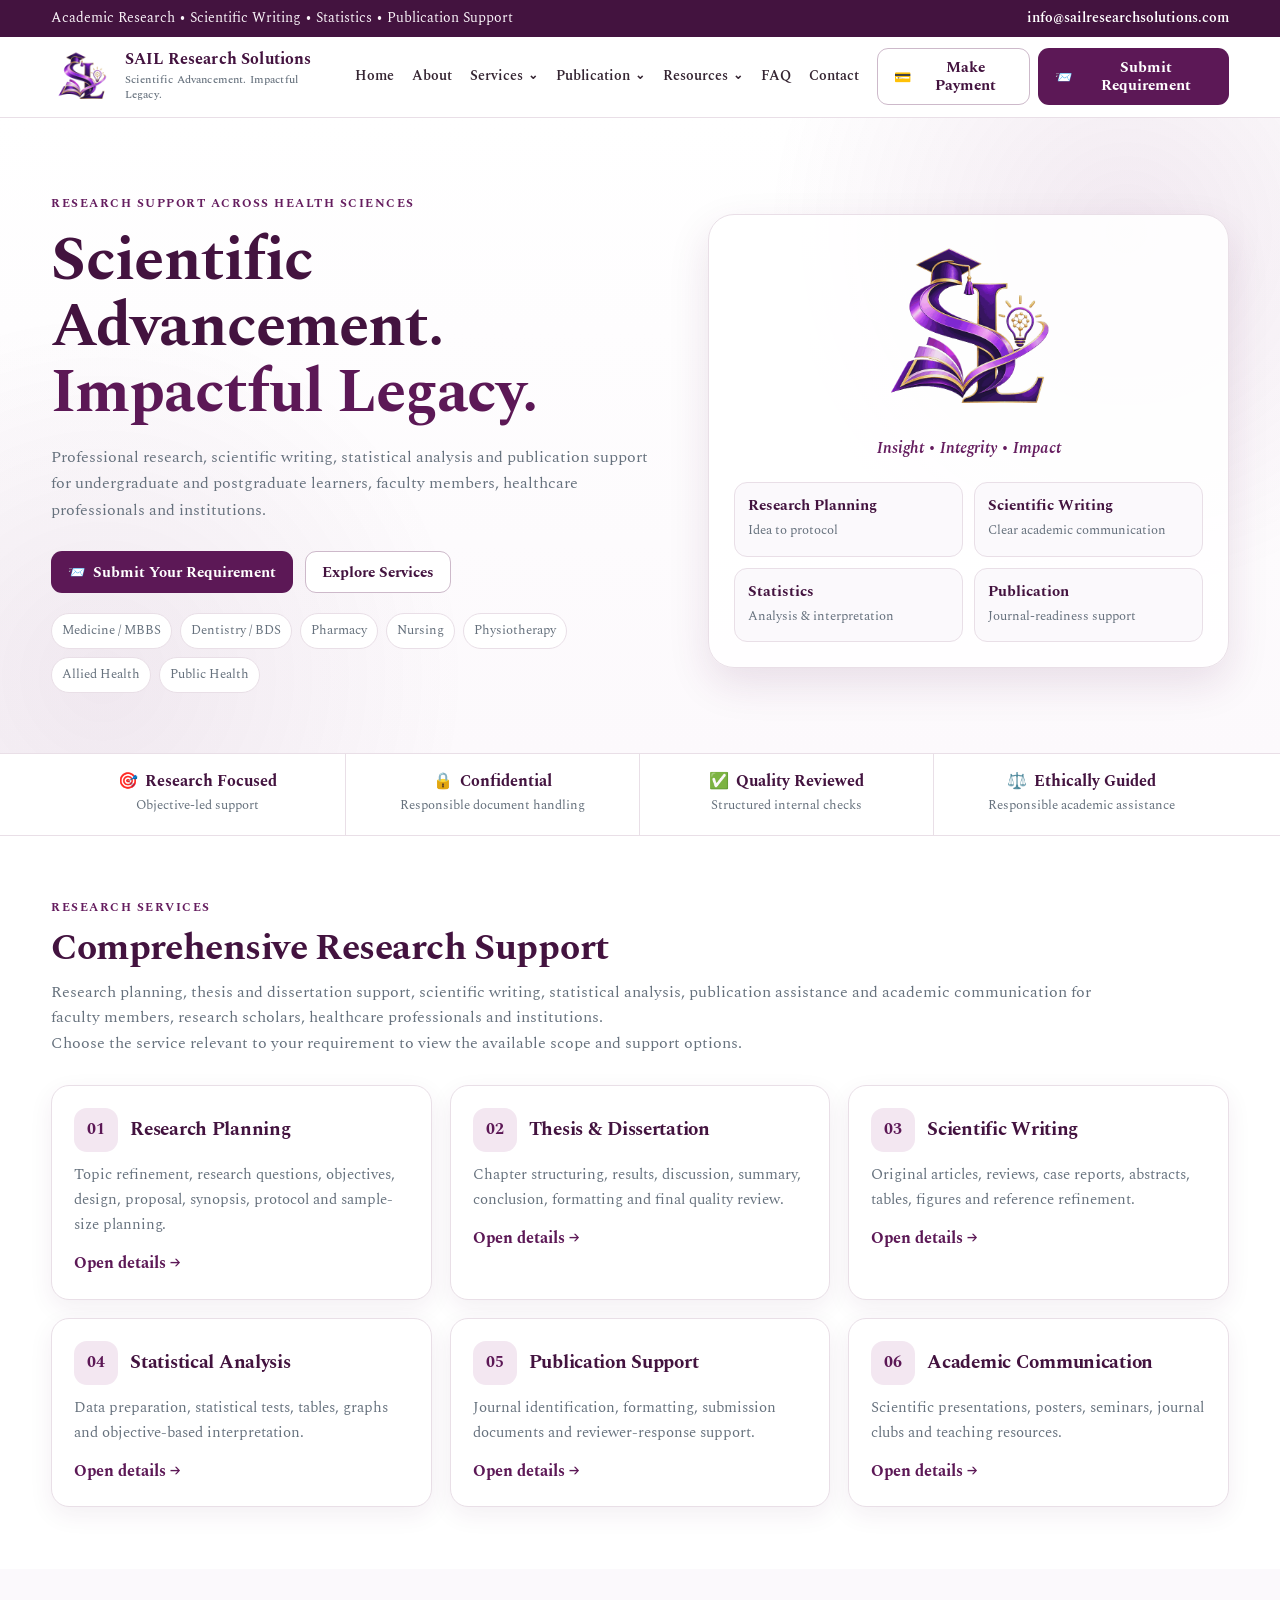
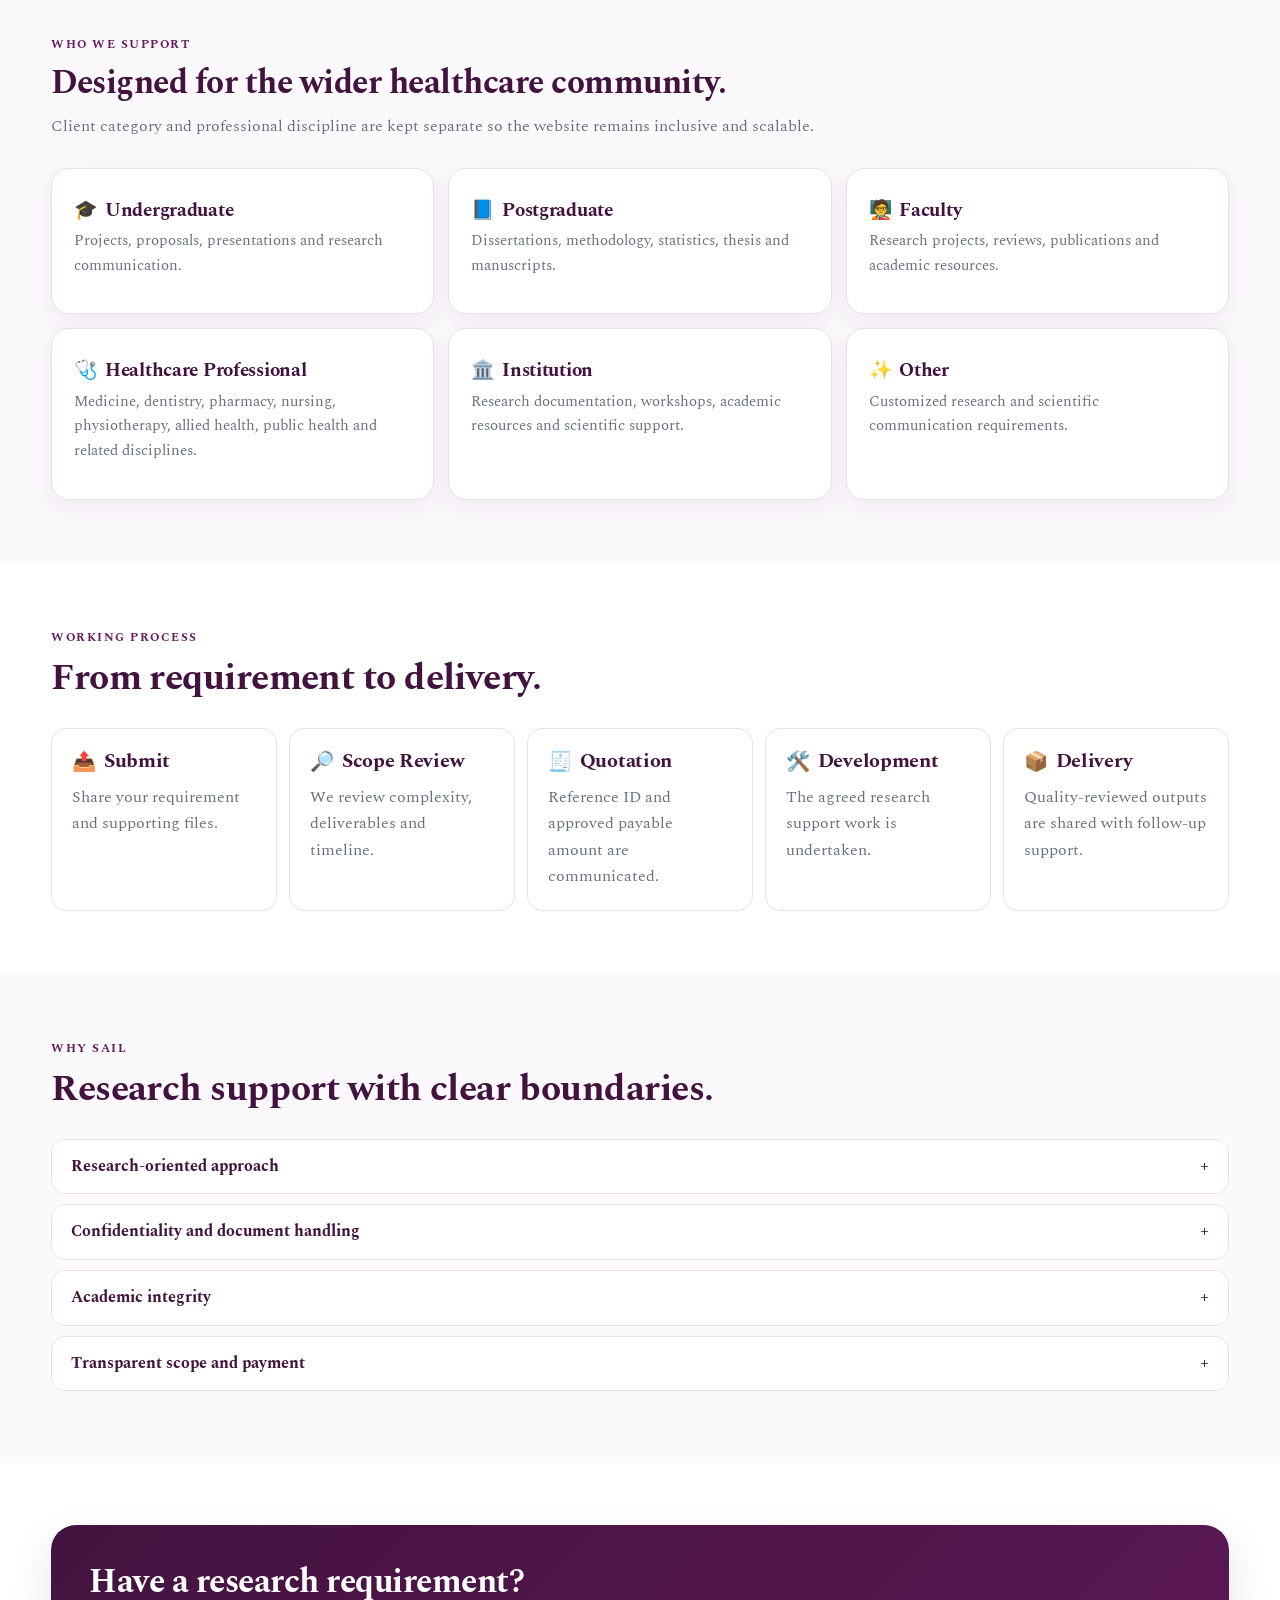
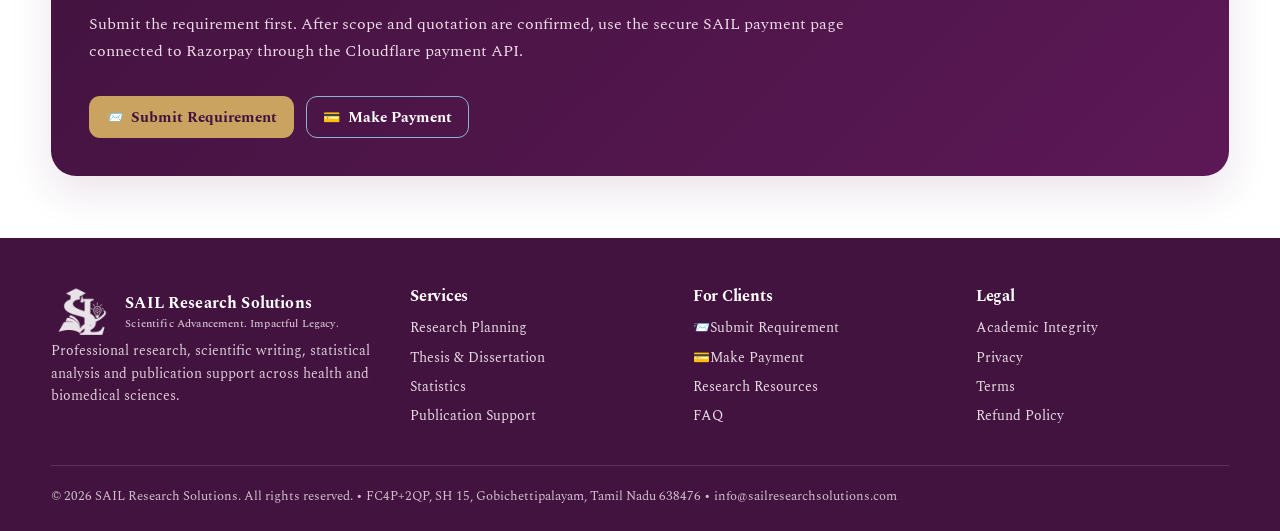
<file: index.html>
<!doctype html>
<html lang="en">
<head>
  <meta charset="utf-8">
  <meta name="viewport" content="width=device-width,initial-scale=1">
  <meta name="description" content="Professional research, scientific writing, statistical analysis and publication support across health and biomedical sciences.">
  <title>Home | SAIL Research Solutions</title>
  <link rel="icon" href="assets/favicon.ico?v=20260901" sizes="any">
  <link rel="icon" type="image/png" sizes="16x16" href="assets/favicon-16x16.png?v=20260901">
  <link rel="icon" type="image/png" sizes="32x32" href="assets/favicon-32x32.png?v=20260901">
  <link rel="apple-touch-icon" href="assets/apple-touch-icon.png?v=20260901">
  <meta name="theme-color" content="#5C1856">
  <link rel="manifest" href="site.webmanifest">
  <link rel="stylesheet" href="assets/styles.css">
</head>
<body>
<div class="topbar"><div class="container"><span>Academic Research • Scientific Writing • Statistics • Publication Support</span><a class="email-link" href="mailto:info@sailresearchsolutions.com?subject=Enquiry%20-%20SAIL%20Research%20Solutions" title="Email SAIL Research Solutions">info@sailresearchsolutions.com</a></div></div>
<nav class="navbar">
  <div class="container nav-wrap">
    <a class="brand" href="index.html" aria-label="SAIL Research Solutions Home">
      <img class="brand-logo" src="assets/sail-logo-2026.png?v=20260901" alt="SAIL Research Solutions emblem">
      <span class="brand-name">SAIL Research Solutions<small>Scientific Advancement. Impactful Legacy.</small></span>
    </a>
    <button class="menu-btn" aria-label="Open menu">☰</button>
    <div class="nav-links">
      <a href="index.html">Home</a><a href="about.html">About</a><div class="nav-menu nav-menu-services">
        <button class="nav-trigger" type="button" aria-expanded="false">Services <span class="nav-caret">⌄</span></button>
        <div class="mega-menu service-mega-menu" role="menu">
          <div class="mega-col mega-planning"><h4><span>🧭</span> Research Planning</h4>
            <a href="services.html#research-topic-selection">Research Topic Selection</a><a href="services.html#research-gap-identification">Research Gap Identification</a><a href="services.html#research-proposal">Research Proposal</a><a href="services.html#synopsis">Synopsis</a><a href="services.html#research-protocol">Research Protocol</a><a href="services.html#research-methodology">Methodology</a><a href="services.html#sample-size">Sample Size</a><a href="services.html#data-collection-tools">Data Collection Tools</a>
          </div>
          <div class="mega-col mega-thesis"><h4><span>📘</span> Thesis & Dissertation</h4>
            <a href="services.html#dissertation-planning">Dissertation Planning</a><a href="services.html#thesis-chapterization">Chapterization</a><a href="services.html#thesis-introduction">Introduction</a><a href="services.html#literature-review">Literature Review</a><a href="services.html#results-chapter">Results</a><a href="services.html#discussion">Discussion</a><a href="services.html#summary-conclusion">Summary & Conclusion</a><a href="services.html#thesis-formatting">Final Formatting</a>
          </div>
          <div class="mega-col mega-writing"><h4><span>✍️</span> Scientific Writing</h4>
            <a href="services.html#original-article">Original Research Article</a><a href="services.html#narrative-review">Narrative Review</a><a href="services.html#systematic-review">Systematic / Scoping Review</a><a href="services.html#case-report">Case Report / Case Series</a><a href="services.html#conference-abstract">Conference Abstract</a><a href="services.html#scientific-summary">Scientific Summary</a>
          </div>
          <div class="mega-col mega-editing"><h4><span>📝</span> Editing & Refinement</h4>
            <a href="services.html#manuscript-editing">Manuscript Editing</a><a href="services.html#thesis-editing">Thesis Editing</a><a href="services.html#proofreading">Proofreading</a><a href="services.html#academic-rewriting">Academic Rewriting</a><a href="services.html#reference-formatting">Reference Formatting</a><a href="services.html#similarity-interpretation">Similarity Interpretation</a>
          </div>
          <div class="mega-col mega-statistics"><h4><span>📊</span> Statistics & Data</h4>
            <a href="services.html#dataset-preparation">Dataset Preparation</a><a href="services.html#descriptive-statistics">Descriptive Statistics</a><a href="services.html#inferential-statistics">Inferential Statistics</a><a href="services.html#correlation-regression">Correlation & Regression</a><a href="services.html#sample-size-power">Sample Size / Power</a><a href="services.html#tables-graphs">Tables & Graphs</a><a href="services.html#results-interpretation">Results Interpretation</a>
          </div>
          <div class="mega-col mega-publication"><h4><span>📚</span> Publication Support</h4>
            <a href="services.html#journal-identification">Journal Identification</a><a href="services.html#journal-formatting">Journal Formatting</a><a href="services.html#cover-letter">Cover Letter</a><a href="services.html#submission-documents">Submission Documents</a><a href="services.html#reviewer-response">Reviewer Response</a><a href="services.html#revised-manuscript">Revised Manuscript</a><a href="services.html#graphical-abstract">Graphical Abstract</a>
          </div>
          <div class="mega-col mega-communication"><h4><span>🎤</span> Academic Communication</h4>
            <a href="services.html#powerpoint">Scientific PowerPoint</a><a href="services.html#conference-poster">Conference Poster</a><a href="services.html#journal-club">Journal Club</a><a href="services.html#case-presentation">Case Presentation</a><a href="services.html#teaching-resources">Teaching Material</a>
          </div>
          <div class="mega-col mega-institutional"><h4><span>🏛️</span> Institutional Support</h4>
            <a href="services.html#research-workshop">Research Workshops</a><a href="services.html#fdp-content">FDP Content</a><a href="services.html#research-documentation">Research Documentation</a><a href="services.html#publication-readiness">Publication Training</a><a href="services.html#institutional-support">Customized Support</a>
          </div>
          <div class="mega-footer"><a class="mega-all" href="services.html#service-directory">View complete service directory →</a></div>
        </div>
      </div><div class="nav-menu nav-menu-small">
        <button class="nav-trigger" type="button" aria-expanded="false">Publication <span class="nav-caret">⌄</span></button>
        <div class="mini-dropdown publication-dropdown">
          <a href="publication.html#journal-identification"><span>🔎</span><div><b>Journal Identification</b><small>Scope, indexing and suitability</small></div></a>
          <a href="publication.html#journal-formatting"><span>🧾</span><div><b>Journal Formatting</b><small>Guidelines, tables and references</small></div></a>
          <a href="publication.html#submission-documents"><span>📤</span><div><b>Submission Documents</b><small>Cover letter, title page and checklist</small></div></a>
          <a href="publication.html#graphical-abstract"><span>🎨</span><div><b>Graphical Abstract</b><small>Publication-oriented visual planning</small></div></a>
          <a href="publication.html#reviewer-response"><span>💬</span><div><b>Reviewer Response</b><small>Revision and point-by-point response</small></div></a>
        </div>
      </div><div class="nav-menu nav-menu-small">
        <button class="nav-trigger" type="button" aria-expanded="false">Resources <span class="nav-caret">⌄</span></button>
        <div class="mini-dropdown resources-dropdown">
          <a href="resources.html#research-tools"><span>🧮</span><div><b>Research Tools</b><small>Interactive calculators, checklists and utilities</small></div></a>
          <a href="resources.html#methodology"><span>🧭</span><div><b>Research Methodology</b><small>Design, sampling and outcomes</small></div></a>
          <a href="resources.html#writing"><span>✍️</span><div><b>Scientific Writing</b><small>Structure and academic communication</small></div></a>
          <a href="resources.html#statistics"><span>📊</span><div><b>Statistics &amp; Data</b><small>Analysis concepts and interpretation</small></div></a>
          <a href="resources.html#publication"><span>📚</span><div><b>Publication</b><small>Journal readiness and submission</small></div></a>
          <a href="resources.html#ethics"><span>⚖️</span><div><b>Research Ethics</b><small>Integrity and responsible conduct</small></div></a>
          <a href="resources.html#communication"><span>🎤</span><div><b>Academic Communication</b><small>Presentations and scientific visuals</small></div></a>
        </div>
      </div><a href="faq.html">FAQ</a><a href="contact.html">Contact</a>
    </div>
    <div class="nav-actions"><a class="btn btn-outline" href="payment.html"><span class="btn-ico" aria-hidden="true">💳</span>Make Payment</a><a class="btn btn-primary" href="submit.html"><span class="btn-ico" aria-hidden="true">📨</span>Submit Requirement</a></div>
  </div>
</nav><main>
<section class="hero"><div class="container hero-grid"><div><span class="eyebrow">Research support across health sciences</span><h1>Scientific Advancement.<br><span class="accent">Impactful Legacy.</span></h1><p>Professional research, scientific writing, statistical analysis and publication support for undergraduate and postgraduate learners, faculty members, healthcare professionals and institutions.</p><div class="hero-actions"><a class="btn btn-primary" href="submit.html"><span class="btn-ico" aria-hidden="true">📨</span>Submit Your Requirement</a><a class="btn btn-outline" href="services.html">Explore Services</a></div><div class="tag-row"><span class="tag">Medicine / MBBS</span><span class="tag">Dentistry / BDS</span><span class="tag">Pharmacy</span><span class="tag">Nursing</span><span class="tag">Physiotherapy</span><span class="tag">Allied Health</span><span class="tag">Public Health</span></div></div><div class="hero-card"><img class="hero-emblem" src="assets/sail-logo-2026.png?v=20260901" alt="SAIL brand emblem"><div class="motto">Insight • Integrity • Impact</div><div class="mini-grid"><div class="mini"><b>Research Planning</b><small>Idea to protocol</small></div><div class="mini"><b>Scientific Writing</b><small>Clear academic communication</small></div><div class="mini"><b>Statistics</b><small>Analysis & interpretation</small></div><div class="mini"><b>Publication</b><small>Journal-readiness support</small></div></div></div></div></section>
<div class="trust"><div class="container trust-grid"><div class="trust-item"><b>Research Focused</b><small>Objective-led support</small></div><div class="trust-item"><b>Confidential</b><small>Responsible document handling</small></div><div class="trust-item"><b>Quality Reviewed</b><small>Structured internal checks</small></div><div class="trust-item"><b>Ethically Guided</b><small>Responsible academic assistance</small></div></div></div>
<section class="home-services-section"><div class="container"><div class="section-head home-services-intro"><span class="eyebrow">Research Services</span><h2 class="section-title">Comprehensive Research Support</h2><p>Research planning, thesis and dissertation support, scientific writing, statistical analysis, publication assistance and academic communication for faculty members, research scholars, healthcare professionals and institutions.<br>Choose the service relevant to your requirement to view the available scope and support options.</p></div><div class="cards">
<div class="card service-card"><div class="service-head"><div class="icon">01</div><h3>Research Planning</h3></div><p>Topic refinement, research questions, objectives, design, proposal, synopsis, protocol and sample-size planning.</p><a class="link" href="services.html#planning">Open details →</a></div>
<div class="card service-card"><div class="service-head"><div class="icon">02</div><h3>Thesis & Dissertation</h3></div><p>Chapter structuring, results, discussion, summary, conclusion, formatting and final quality review.</p><a class="link" href="services.html#thesis">Open details →</a></div>
<div class="card service-card"><div class="service-head"><div class="icon">03</div><h3>Scientific Writing</h3></div><p>Original articles, reviews, case reports, abstracts, tables, figures and reference refinement.</p><a class="link" href="services.html#writing">Open details →</a></div>
<div class="card service-card"><div class="service-head"><div class="icon">04</div><h3>Statistical Analysis</h3></div><p>Data preparation, statistical tests, tables, graphs and objective-based interpretation.</p><a class="link" href="services.html#statistics">Open details →</a></div>
<div class="card service-card"><div class="service-head"><div class="icon">05</div><h3>Publication Support</h3></div><p>Journal identification, formatting, submission documents and reviewer-response support.</p><a class="link" href="publication.html">Open details →</a></div>
<div class="card service-card"><div class="service-head"><div class="icon">06</div><h3>Academic Communication</h3></div><p>Scientific presentations, posters, seminars, journal clubs and teaching resources.</p><a class="link" href="services.html#communication">Open details →</a></div>
</div></div></section>
<section class="soft"><div class="container"><div class="section-head audience-head"><span class="eyebrow">Who we support</span><h2 class="section-title audience-title">Designed for the wider healthcare community.</h2><p>Client category and professional discipline are kept separate so the website remains inclusive and scalable.</p></div><div class="audience">
<div class="card"><h3>Undergraduate</h3><p>Projects, proposals, presentations and research communication.</p></div><div class="card"><h3>Postgraduate</h3><p>Dissertations, methodology, statistics, thesis and manuscripts.</p></div><div class="card"><h3>Faculty</h3><p>Research projects, reviews, publications and academic resources.</p></div><div class="card"><h3>Healthcare Professional</h3><p>Medicine, dentistry, pharmacy, nursing, physiotherapy, allied health, public health and related disciplines.</p></div><div class="card"><h3>Institution</h3><p>Research documentation, workshops, academic resources and scientific support.</p></div><div class="card"><h3>Other</h3><p>Customized research and scientific communication requirements.</p></div>
</div></div></section>
<section><div class="container"><div class="section-head"><span class="eyebrow">Working process</span><h2 class="section-title">From requirement to delivery.</h2></div><div class="steps"><div class="step"><h3>Submit</h3><p>Share your requirement and supporting files.</p></div><div class="step"><h3>Scope Review</h3><p>We review complexity, deliverables and timeline.</p></div><div class="step"><h3>Quotation</h3><p>Reference ID and approved payable amount are communicated.</p></div><div class="step"><h3>Development</h3><p>The agreed research support work is undertaken.</p></div><div class="step"><h3>Delivery</h3><p>Quality-reviewed outputs are shared with follow-up support.</p></div></div></div></section>
<section class="soft"><div class="container"><div class="section-head"><span class="eyebrow">Why SAIL</span><h2 class="section-title">Research support with clear boundaries.</h2></div><div class="accordion"><button>Research-oriented approach<span data-symbol>+</span></button><div class="accordion-content"><p>Every service begins with the research objective, current document status and expected output rather than treating the task as generic document editing.</p></div></div><div class="accordion"><button>Confidentiality and document handling<span data-symbol>+</span></button><div class="accordion-content"><p>Client research materials are handled for the agreed service purpose and should not be publicly disclosed without authorization.</p></div></div><div class="accordion"><button>Academic integrity<span data-symbol>+</span></button><div class="accordion-content"><p>SAIL does not support fabricated data, false authorship, falsified results or guaranteed publication claims.</p></div></div><div class="accordion"><button>Transparent scope and payment<span data-symbol>+</span></button><div class="accordion-content"><p>Scope, timeline and payment should be confirmed before work begins. The payment page is intended for approved quotations or communicated amounts.</p></div></div></div></section>
<section><div class="container"><div class="cta"><h2>Have a research requirement?</h2><p>Submit the requirement first. After scope and quotation are confirmed, use the secure SAIL payment page connected to Razorpay through the Cloudflare payment API.</p><div class="hero-actions"><a class="btn btn-gold" href="submit.html"><span class="btn-ico" aria-hidden="true">📨</span>Submit Requirement</a><a class="btn btn-outline" style="color:#fff;border-color:#8bb5d2;background:transparent" href="payment.html"><span class="btn-ico" aria-hidden="true">💳</span>Make Payment</a></div></div></div></section>
</main>
<footer class="footer"><div class="container">
  <div class="footer-grid">
    <div><div class="brand footer-brand"><img class="brand-logo" src="assets/sail-logo-2026.png?v=20260901" alt="SAIL emblem"><span class="brand-name">SAIL Research Solutions<small>Scientific Advancement. Impactful Legacy.</small></span></div><p>Professional research, scientific writing, statistical analysis and publication support across health and biomedical sciences.</p></div>
    <div><h4>Services</h4><a href="services.html#planning">Research Planning</a><a href="services.html#thesis">Thesis & Dissertation</a><a href="services.html#statistics">Statistics</a><a href="publication.html">Publication Support</a></div>
    <div><h4>For Clients</h4><a href="submit.html"><span class="btn-ico" aria-hidden="true">📨</span>Submit Requirement</a><a href="payment.html"><span class="btn-ico" aria-hidden="true">💳</span>Make Payment</a><a href="resources.html">Research Resources</a><a href="faq.html">FAQ</a></div>
    <div><h4>Legal</h4><a href="policies.html#integrity">Academic Integrity</a><a href="policies.html#privacy">Privacy</a><a href="policies.html#terms">Terms</a><a href="policies.html#refund">Refund Policy</a></div>
  </div>
  <div class="footer-bottom">© 2026 SAIL Research Solutions. All rights reserved. • FC4P+2QP, SH 15, Gobichettipalayam, Tamil Nadu 638476 • info@sailresearchsolutions.com</div>
</div></footer>
<script src="assets/config.js"></script><script src="assets/site.js"></script>
</body></html>
</file>
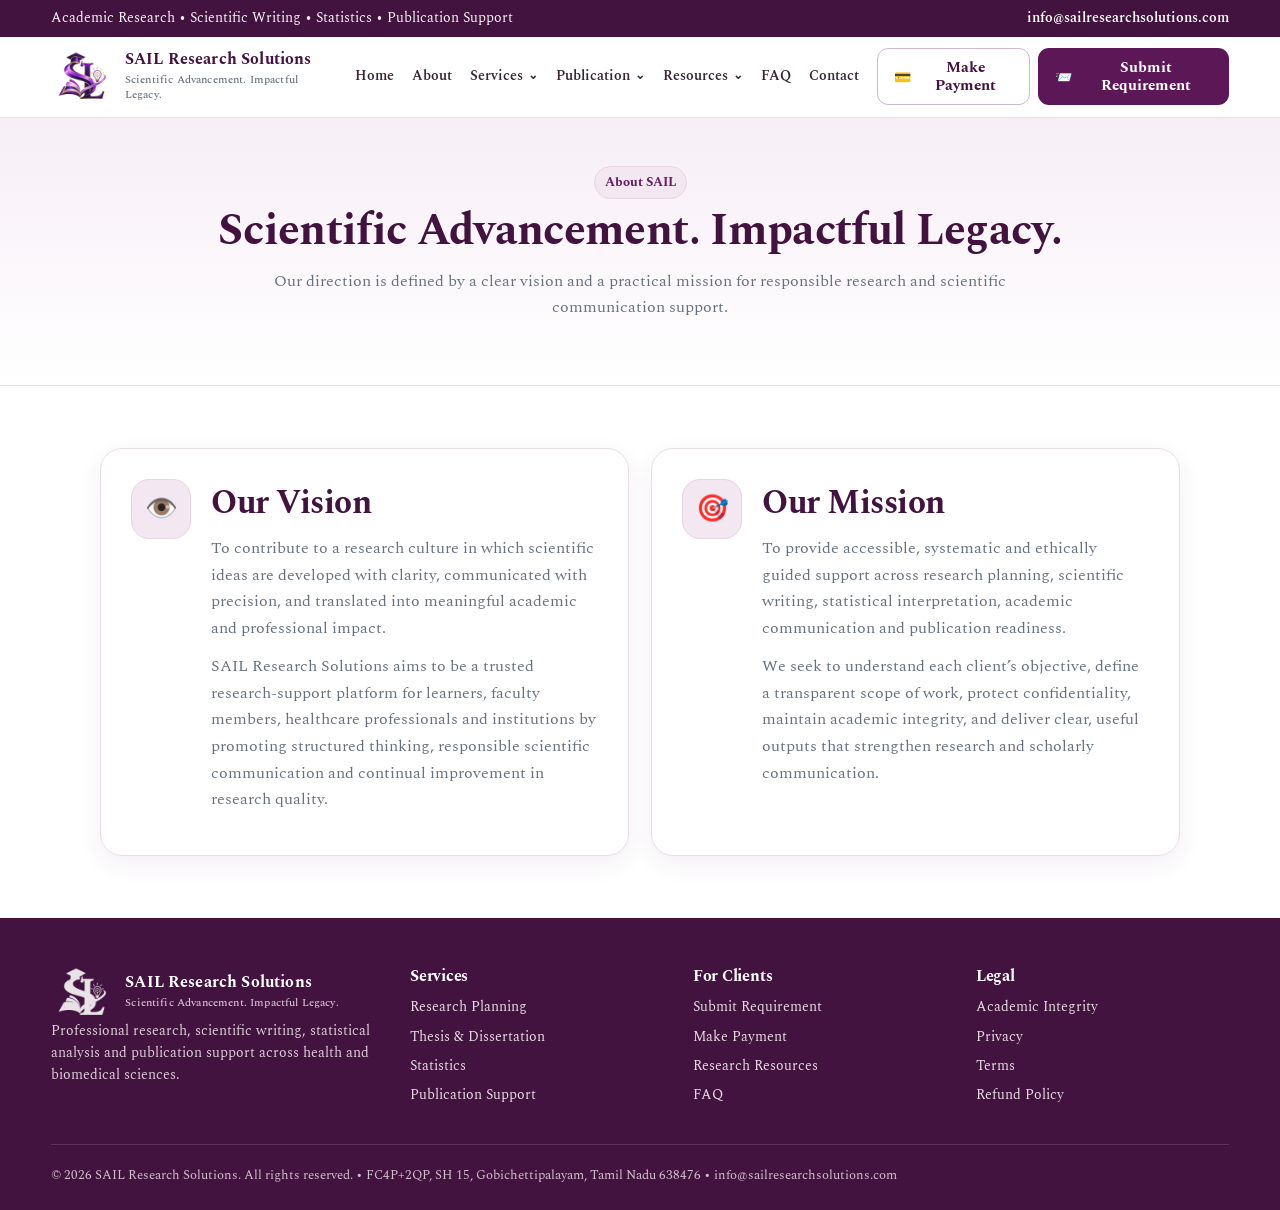
<file: about.html>
<!doctype html>
<html lang="en">
<head>
  <meta charset="utf-8">
  <meta name="viewport" content="width=device-width,initial-scale=1">
  <meta name="description" content="Vision and mission of SAIL Research Solutions.">
  <title>About | SAIL Research Solutions</title>
  <link rel="icon" href="assets/favicon.ico?v=20260901" sizes="any">
  <link rel="icon" type="image/png" sizes="16x16" href="assets/favicon-16x16.png?v=20260901">
  <link rel="icon" type="image/png" sizes="32x32" href="assets/favicon-32x32.png?v=20260901">
  <link rel="apple-touch-icon" href="assets/apple-touch-icon.png?v=20260901">
  <meta name="theme-color" content="#5C1856">
  <link rel="manifest" href="site.webmanifest">
  <link rel="stylesheet" href="assets/styles.css">
</head>
<body>
<div class="topbar"><div class="container"><span>Academic Research • Scientific Writing • Statistics • Publication Support</span><a class="email-link" href="mailto:info@sailresearchsolutions.com?subject=Enquiry%20-%20SAIL%20Research%20Solutions" title="Email SAIL Research Solutions">info@sailresearchsolutions.com</a></div></div>
<nav class="navbar"><div class="container nav-wrap"><a class="brand" href="index.html" aria-label="SAIL Research Solutions Home"><img class="brand-logo" src="assets/sail-logo-2026.png?v=20260901" alt="SAIL Research Solutions emblem"><span class="brand-name">SAIL Research Solutions<small>Scientific Advancement. Impactful Legacy.</small></span></a><button class="menu-btn" aria-label="Open menu">☰</button><div class="nav-links">
      <a href="index.html">Home</a><a href="about.html">About</a><div class="nav-menu nav-menu-services">
        <button class="nav-trigger" type="button" aria-expanded="false">Services <span class="nav-caret">⌄</span></button>
        <div class="mega-menu service-mega-menu" role="menu">
          <div class="mega-col mega-planning"><h4><span>🧭</span> Research Planning</h4>
            <a href="services.html#research-topic-selection">Research Topic Selection</a><a href="services.html#research-gap-identification">Research Gap Identification</a><a href="services.html#research-proposal">Research Proposal</a><a href="services.html#synopsis">Synopsis</a><a href="services.html#research-protocol">Research Protocol</a><a href="services.html#research-methodology">Methodology</a><a href="services.html#sample-size">Sample Size</a><a href="services.html#data-collection-tools">Data Collection Tools</a>
          </div>
          <div class="mega-col mega-thesis"><h4><span>📘</span> Thesis & Dissertation</h4>
            <a href="services.html#dissertation-planning">Dissertation Planning</a><a href="services.html#thesis-chapterization">Chapterization</a><a href="services.html#thesis-introduction">Introduction</a><a href="services.html#literature-review">Literature Review</a><a href="services.html#results-chapter">Results</a><a href="services.html#discussion">Discussion</a><a href="services.html#summary-conclusion">Summary & Conclusion</a><a href="services.html#thesis-formatting">Final Formatting</a>
          </div>
          <div class="mega-col mega-writing"><h4><span>✍️</span> Scientific Writing</h4>
            <a href="services.html#original-article">Original Research Article</a><a href="services.html#narrative-review">Narrative Review</a><a href="services.html#systematic-review">Systematic / Scoping Review</a><a href="services.html#case-report">Case Report / Case Series</a><a href="services.html#conference-abstract">Conference Abstract</a><a href="services.html#scientific-summary">Scientific Summary</a>
          </div>
          <div class="mega-col mega-editing"><h4><span>📝</span> Editing & Refinement</h4>
            <a href="services.html#manuscript-editing">Manuscript Editing</a><a href="services.html#thesis-editing">Thesis Editing</a><a href="services.html#proofreading">Proofreading</a><a href="services.html#academic-rewriting">Academic Rewriting</a><a href="services.html#reference-formatting">Reference Formatting</a><a href="services.html#similarity-interpretation">Similarity Interpretation</a>
          </div>
          <div class="mega-col mega-statistics"><h4><span>📊</span> Statistics & Data</h4>
            <a href="services.html#dataset-preparation">Dataset Preparation</a><a href="services.html#descriptive-statistics">Descriptive Statistics</a><a href="services.html#inferential-statistics">Inferential Statistics</a><a href="services.html#correlation-regression">Correlation & Regression</a><a href="services.html#sample-size-power">Sample Size / Power</a><a href="services.html#tables-graphs">Tables & Graphs</a><a href="services.html#results-interpretation">Results Interpretation</a>
          </div>
          <div class="mega-col mega-publication"><h4><span>📚</span> Publication Support</h4>
            <a href="services.html#journal-identification">Journal Identification</a><a href="services.html#journal-formatting">Journal Formatting</a><a href="services.html#cover-letter">Cover Letter</a><a href="services.html#submission-documents">Submission Documents</a><a href="services.html#reviewer-response">Reviewer Response</a><a href="services.html#revised-manuscript">Revised Manuscript</a><a href="services.html#graphical-abstract">Graphical Abstract</a>
          </div>
          <div class="mega-col mega-communication"><h4><span>🎤</span> Academic Communication</h4>
            <a href="services.html#powerpoint">Scientific PowerPoint</a><a href="services.html#conference-poster">Conference Poster</a><a href="services.html#journal-club">Journal Club</a><a href="services.html#case-presentation">Case Presentation</a><a href="services.html#teaching-resources">Teaching Material</a>
          </div>
          <div class="mega-col mega-institutional"><h4><span>🏛️</span> Institutional Support</h4>
            <a href="services.html#research-workshop">Research Workshops</a><a href="services.html#fdp-content">FDP Content</a><a href="services.html#research-documentation">Research Documentation</a><a href="services.html#publication-readiness">Publication Training</a><a href="services.html#institutional-support">Customized Support</a>
          </div>
          <div class="mega-footer"><a class="mega-all" href="services.html#service-directory">View complete service directory →</a></div>
        </div>
      </div><div class="nav-menu nav-menu-small">
        <button class="nav-trigger" type="button" aria-expanded="false">Publication <span class="nav-caret">⌄</span></button>
        <div class="mini-dropdown publication-dropdown">
          <a href="publication.html#journal-identification"><span>🔎</span><div><b>Journal Identification</b><small>Scope, indexing and suitability</small></div></a>
          <a href="publication.html#journal-formatting"><span>🧾</span><div><b>Journal Formatting</b><small>Guidelines, tables and references</small></div></a>
          <a href="publication.html#submission-documents"><span>📤</span><div><b>Submission Documents</b><small>Cover letter, title page and checklist</small></div></a>
          <a href="publication.html#graphical-abstract"><span>🎨</span><div><b>Graphical Abstract</b><small>Publication-oriented visual planning</small></div></a>
          <a href="publication.html#reviewer-response"><span>💬</span><div><b>Reviewer Response</b><small>Revision and point-by-point response</small></div></a>
        </div>
      </div><div class="nav-menu nav-menu-small">
        <button class="nav-trigger" type="button" aria-expanded="false">Resources <span class="nav-caret">⌄</span></button>
        <div class="mini-dropdown resources-dropdown">
          <a href="resources.html#research-tools"><span>🧮</span><div><b>Research Tools</b><small>Interactive calculators, checklists and utilities</small></div></a>
          <a href="resources.html#methodology"><span>🧭</span><div><b>Research Methodology</b><small>Design, sampling and outcomes</small></div></a>
          <a href="resources.html#writing"><span>✍️</span><div><b>Scientific Writing</b><small>Structure and academic communication</small></div></a>
          <a href="resources.html#statistics"><span>📊</span><div><b>Statistics &amp; Data</b><small>Analysis concepts and interpretation</small></div></a>
          <a href="resources.html#publication"><span>📚</span><div><b>Publication</b><small>Journal readiness and submission</small></div></a>
          <a href="resources.html#ethics"><span>⚖️</span><div><b>Research Ethics</b><small>Integrity and responsible conduct</small></div></a>
          <a href="resources.html#communication"><span>🎤</span><div><b>Academic Communication</b><small>Presentations and scientific visuals</small></div></a>
        </div>
      </div><a href="faq.html">FAQ</a><a href="contact.html">Contact</a>
    </div>
    <div class="nav-actions"><a class="btn btn-outline" href="payment.html"><span class="btn-ico" aria-hidden="true">💳</span>Make Payment</a><a class="btn btn-primary" href="submit.html"><span class="btn-ico" aria-hidden="true">📨</span>Submit Requirement</a></div></div></nav>
<main>
<section class="page-hero about-hero"><div class="container"><span class="pill">About SAIL</span><h1>Scientific Advancement. Impactful Legacy.</h1><p>Our direction is defined by a clear vision and a practical mission for responsible research and scientific communication support.</p></div></section>
<section><div class="container"><div class="vision-mission-grid">
<article class="vision-mission-card"><div class="feature-icon feature-icon-lg" aria-hidden="true">👁️</div><div><h2>Our Vision</h2><p>To contribute to a research culture in which scientific ideas are developed with clarity, communicated with precision, and translated into meaningful academic and professional impact.</p><p>SAIL Research Solutions aims to be a trusted research-support platform for learners, faculty members, healthcare professionals and institutions by promoting structured thinking, responsible scientific communication and continual improvement in research quality.</p></div></article>
<article class="vision-mission-card"><div class="feature-icon feature-icon-lg" aria-hidden="true">🎯</div><div><h2>Our Mission</h2><p>To provide accessible, systematic and ethically guided support across research planning, scientific writing, statistical interpretation, academic communication and publication readiness.</p><p>We seek to understand each client’s objective, define a transparent scope of work, protect confidentiality, maintain academic integrity, and deliver clear, useful outputs that strengthen research and scholarly communication.</p></div></article>
</div></div></section>
</main>
<footer class="footer"><div class="container"><div class="footer-grid"><div><div class="brand footer-brand"><img class="brand-logo" src="assets/sail-logo-2026.png?v=20260901" alt="SAIL emblem"><span class="brand-name">SAIL Research Solutions<small>Scientific Advancement. Impactful Legacy.</small></span></div><p>Professional research, scientific writing, statistical analysis and publication support across health and biomedical sciences.</p></div><div><h4>Services</h4><a href="services.html#planning">Research Planning</a><a href="services.html#thesis">Thesis & Dissertation</a><a href="services.html#statistics">Statistics</a><a href="publication.html">Publication Support</a></div><div><h4>For Clients</h4><a href="submit.html">Submit Requirement</a><a href="payment.html">Make Payment</a><a href="resources.html">Research Resources</a><a href="faq.html">FAQ</a></div><div><h4>Legal</h4><a href="policies.html#integrity">Academic Integrity</a><a href="policies.html#privacy">Privacy</a><a href="policies.html#terms">Terms</a><a href="policies.html#refund">Refund Policy</a></div></div><div class="footer-bottom">© 2026 SAIL Research Solutions. All rights reserved. • FC4P+2QP, SH 15, Gobichettipalayam, Tamil Nadu 638476 • info@sailresearchsolutions.com</div></div></footer>
<script src="assets/config.js"></script><script src="assets/site.js"></script>
</body></html>
</file>
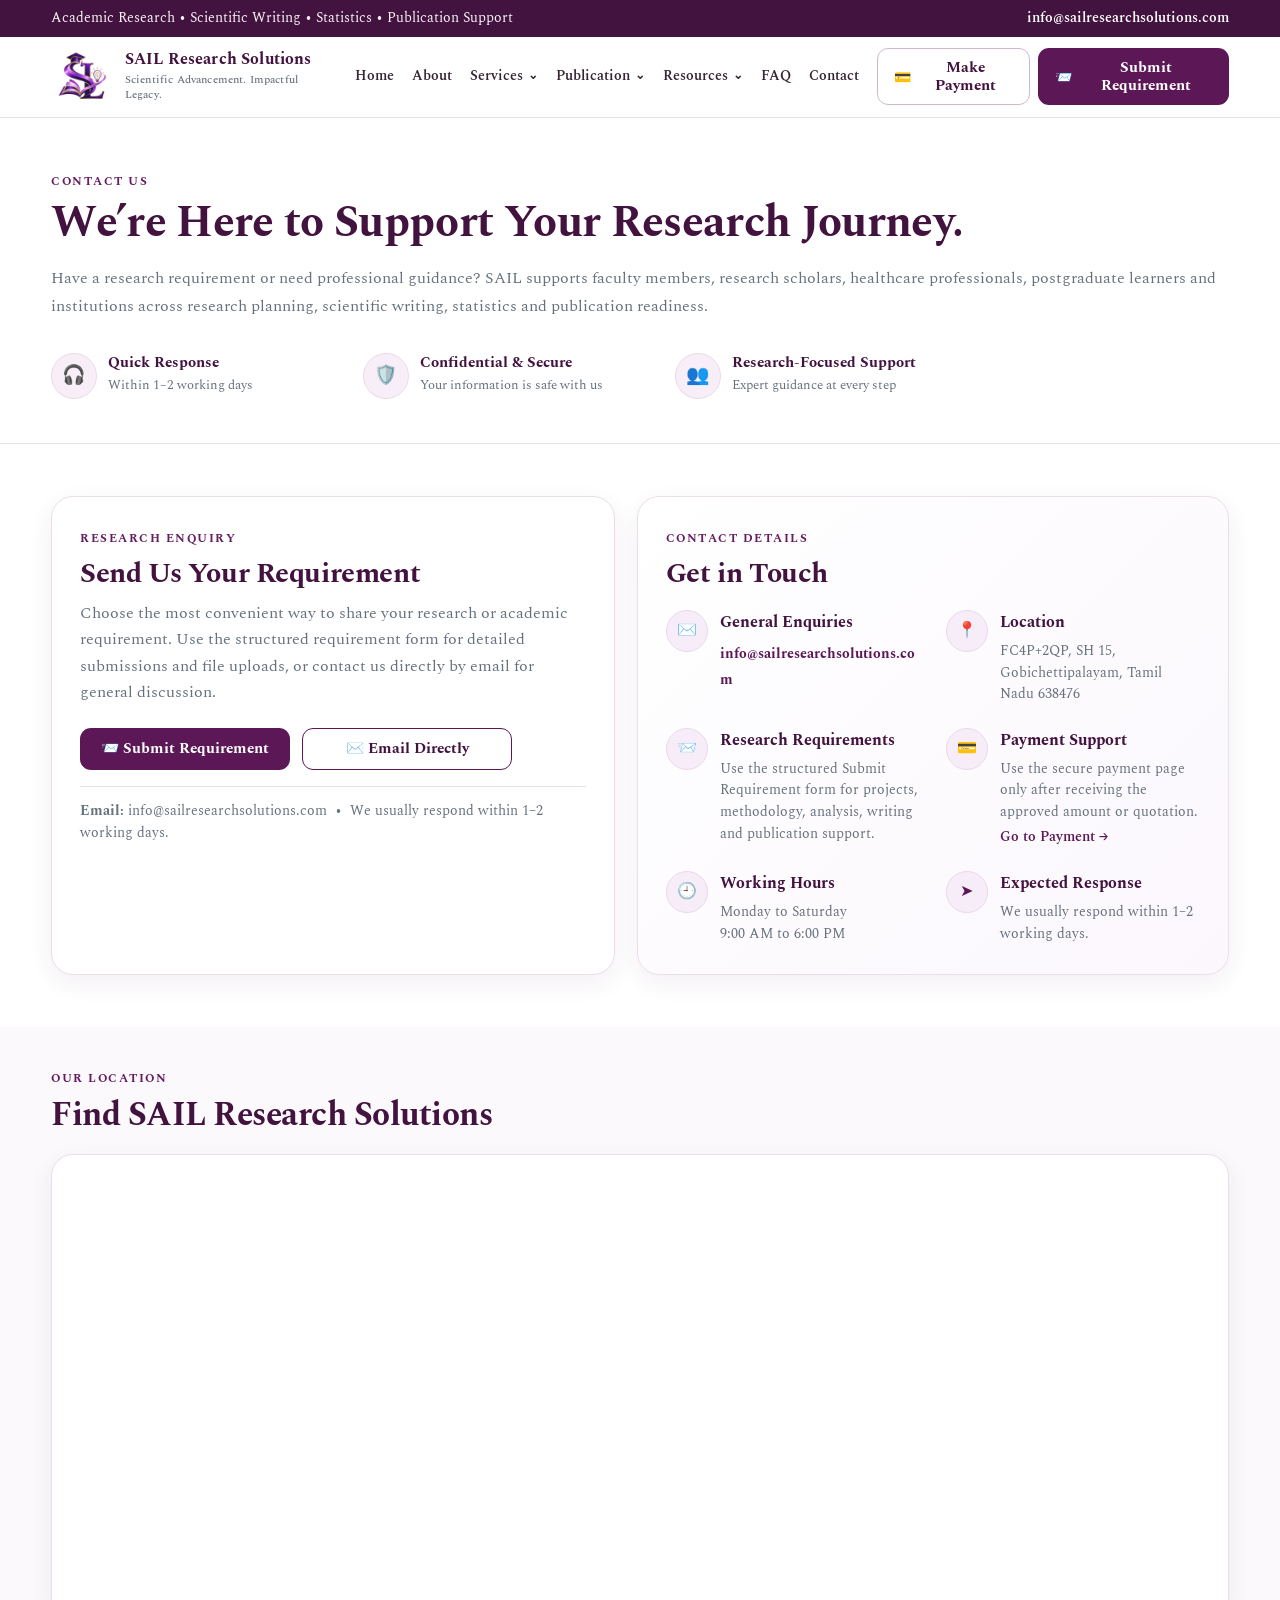
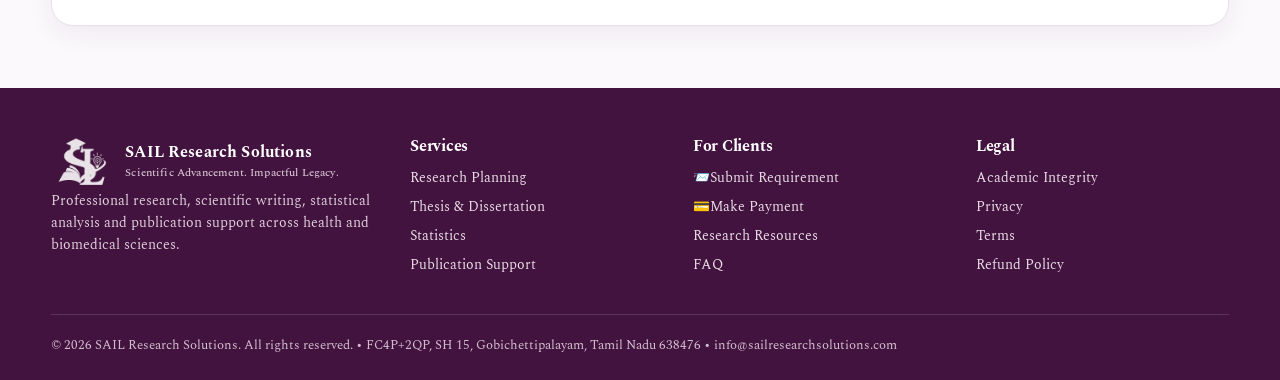
<file: contact.html>
<!doctype html>
<html lang="en">
<head>
  <meta charset="utf-8">
  <meta name="viewport" content="width=device-width,initial-scale=1">
  <meta name="description" content="Contact SAIL Research Solutions for research and scientific support enquiries.">
  <title>Contact | SAIL Research Solutions</title>
  <link rel="icon" href="assets/favicon.ico?v=20260901" sizes="any">
  <link rel="icon" type="image/png" sizes="16x16" href="assets/favicon-16x16.png?v=20260901">
  <link rel="icon" type="image/png" sizes="32x32" href="assets/favicon-32x32.png?v=20260901">
  <link rel="apple-touch-icon" href="assets/apple-touch-icon.png?v=20260901">
  <meta name="theme-color" content="#5C1856">
  <link rel="manifest" href="site.webmanifest">
  <link rel="stylesheet" href="assets/styles.css">
</head>
<body>
<div class="topbar"><div class="container"><span>Academic Research • Scientific Writing • Statistics • Publication Support</span><a class="email-link" href="mailto:info@sailresearchsolutions.com?subject=Enquiry%20-%20SAIL%20Research%20Solutions" title="Email SAIL Research Solutions">info@sailresearchsolutions.com</a></div></div>
<nav class="navbar">
  <div class="container nav-wrap">
    <a class="brand" href="index.html" aria-label="SAIL Research Solutions Home">
      <img class="brand-logo" src="assets/sail-logo-2026.png?v=20260901" alt="SAIL Research Solutions emblem">
      <span class="brand-name">SAIL Research Solutions<small>Scientific Advancement. Impactful Legacy.</small></span>
    </a>
    <button class="menu-btn" aria-label="Open menu">☰</button>
    <div class="nav-links">
      <a href="index.html">Home</a><a href="about.html">About</a><div class="nav-menu nav-menu-services">
        <button class="nav-trigger" type="button" aria-expanded="false">Services <span class="nav-caret">⌄</span></button>
        <div class="mega-menu service-mega-menu" role="menu">
          <div class="mega-col mega-planning"><h4><span>🧭</span> Research Planning</h4>
            <a href="services.html#research-topic-selection">Research Topic Selection</a><a href="services.html#research-gap-identification">Research Gap Identification</a><a href="services.html#research-proposal">Research Proposal</a><a href="services.html#synopsis">Synopsis</a><a href="services.html#research-protocol">Research Protocol</a><a href="services.html#research-methodology">Methodology</a><a href="services.html#sample-size">Sample Size</a><a href="services.html#data-collection-tools">Data Collection Tools</a>
          </div>
          <div class="mega-col mega-thesis"><h4><span>📘</span> Thesis & Dissertation</h4>
            <a href="services.html#dissertation-planning">Dissertation Planning</a><a href="services.html#thesis-chapterization">Chapterization</a><a href="services.html#thesis-introduction">Introduction</a><a href="services.html#literature-review">Literature Review</a><a href="services.html#results-chapter">Results</a><a href="services.html#discussion">Discussion</a><a href="services.html#summary-conclusion">Summary & Conclusion</a><a href="services.html#thesis-formatting">Final Formatting</a>
          </div>
          <div class="mega-col mega-writing"><h4><span>✍️</span> Scientific Writing</h4>
            <a href="services.html#original-article">Original Research Article</a><a href="services.html#narrative-review">Narrative Review</a><a href="services.html#systematic-review">Systematic / Scoping Review</a><a href="services.html#case-report">Case Report / Case Series</a><a href="services.html#conference-abstract">Conference Abstract</a><a href="services.html#scientific-summary">Scientific Summary</a>
          </div>
          <div class="mega-col mega-editing"><h4><span>📝</span> Editing & Refinement</h4>
            <a href="services.html#manuscript-editing">Manuscript Editing</a><a href="services.html#thesis-editing">Thesis Editing</a><a href="services.html#proofreading">Proofreading</a><a href="services.html#academic-rewriting">Academic Rewriting</a><a href="services.html#reference-formatting">Reference Formatting</a><a href="services.html#similarity-interpretation">Similarity Interpretation</a>
          </div>
          <div class="mega-col mega-statistics"><h4><span>📊</span> Statistics & Data</h4>
            <a href="services.html#dataset-preparation">Dataset Preparation</a><a href="services.html#descriptive-statistics">Descriptive Statistics</a><a href="services.html#inferential-statistics">Inferential Statistics</a><a href="services.html#correlation-regression">Correlation & Regression</a><a href="services.html#sample-size-power">Sample Size / Power</a><a href="services.html#tables-graphs">Tables & Graphs</a><a href="services.html#results-interpretation">Results Interpretation</a>
          </div>
          <div class="mega-col mega-publication"><h4><span>📚</span> Publication Support</h4>
            <a href="services.html#journal-identification">Journal Identification</a><a href="services.html#journal-formatting">Journal Formatting</a><a href="services.html#cover-letter">Cover Letter</a><a href="services.html#submission-documents">Submission Documents</a><a href="services.html#reviewer-response">Reviewer Response</a><a href="services.html#revised-manuscript">Revised Manuscript</a><a href="services.html#graphical-abstract">Graphical Abstract</a>
          </div>
          <div class="mega-col mega-communication"><h4><span>🎤</span> Academic Communication</h4>
            <a href="services.html#powerpoint">Scientific PowerPoint</a><a href="services.html#conference-poster">Conference Poster</a><a href="services.html#journal-club">Journal Club</a><a href="services.html#case-presentation">Case Presentation</a><a href="services.html#teaching-resources">Teaching Material</a>
          </div>
          <div class="mega-col mega-institutional"><h4><span>🏛️</span> Institutional Support</h4>
            <a href="services.html#research-workshop">Research Workshops</a><a href="services.html#fdp-content">FDP Content</a><a href="services.html#research-documentation">Research Documentation</a><a href="services.html#publication-readiness">Publication Training</a><a href="services.html#institutional-support">Customized Support</a>
          </div>
          <div class="mega-footer"><a class="mega-all" href="services.html#service-directory">View complete service directory →</a></div>
        </div>
      </div><div class="nav-menu nav-menu-small">
        <button class="nav-trigger" type="button" aria-expanded="false">Publication <span class="nav-caret">⌄</span></button>
        <div class="mini-dropdown publication-dropdown">
          <a href="publication.html#journal-identification"><span>🔎</span><div><b>Journal Identification</b><small>Scope, indexing and suitability</small></div></a>
          <a href="publication.html#journal-formatting"><span>🧾</span><div><b>Journal Formatting</b><small>Guidelines, tables and references</small></div></a>
          <a href="publication.html#submission-documents"><span>📤</span><div><b>Submission Documents</b><small>Cover letter, title page and checklist</small></div></a>
          <a href="publication.html#graphical-abstract"><span>🎨</span><div><b>Graphical Abstract</b><small>Publication-oriented visual planning</small></div></a>
          <a href="publication.html#reviewer-response"><span>💬</span><div><b>Reviewer Response</b><small>Revision and point-by-point response</small></div></a>
        </div>
      </div><div class="nav-menu nav-menu-small">
        <button class="nav-trigger" type="button" aria-expanded="false">Resources <span class="nav-caret">⌄</span></button>
        <div class="mini-dropdown resources-dropdown">
          <a href="resources.html#research-tools"><span>🧮</span><div><b>Research Tools</b><small>Interactive calculators, checklists and utilities</small></div></a>
          <a href="resources.html#methodology"><span>🧭</span><div><b>Research Methodology</b><small>Design, sampling and outcomes</small></div></a>
          <a href="resources.html#writing"><span>✍️</span><div><b>Scientific Writing</b><small>Structure and academic communication</small></div></a>
          <a href="resources.html#statistics"><span>📊</span><div><b>Statistics &amp; Data</b><small>Analysis concepts and interpretation</small></div></a>
          <a href="resources.html#publication"><span>📚</span><div><b>Publication</b><small>Journal readiness and submission</small></div></a>
          <a href="resources.html#ethics"><span>⚖️</span><div><b>Research Ethics</b><small>Integrity and responsible conduct</small></div></a>
          <a href="resources.html#communication"><span>🎤</span><div><b>Academic Communication</b><small>Presentations and scientific visuals</small></div></a>
        </div>
      </div><a href="faq.html">FAQ</a><a href="contact.html">Contact</a>
    </div>
    <div class="nav-actions"><a class="btn btn-outline" href="payment.html"><span class="btn-ico" aria-hidden="true">💳</span>Make Payment</a><a class="btn btn-primary" href="submit.html"><span class="btn-ico" aria-hidden="true">📨</span>Submit Requirement</a></div>
  </div>
</nav><main>
<section class="contact-final-hero matched-contact-hero">
  <div class="container matched-contact-hero-grid">
    <div class="matched-contact-copy">
      <span class="eyebrow">Contact Us</span>
      <h1>We’re Here to Support Your Research Journey.</h1>
      <p>Have a research requirement or need professional guidance? SAIL supports faculty members, research scholars, healthcare professionals, postgraduate learners and institutions across research planning, scientific writing, statistics and publication readiness.</p>
      <div class="contact-trust-row matched-trust-row">
        <div class="contact-trust"><span class="contact-trust-icon">🎧</span><div><strong>Quick Response</strong><small>Within 1–2 working days</small></div></div>
        <div class="contact-trust"><span class="contact-trust-icon">🛡️</span><div><strong>Confidential &amp; Secure</strong><small>Your information is safe with us</small></div></div>
        <div class="contact-trust"><span class="contact-trust-icon">👥</span><div><strong>Research-Focused Support</strong><small>Expert guidance at every step</small></div></div>
      </div>
    </div>
  </div>
</section>

<section class="contact-action-section">
  <div class="container contact-action-grid">
    <div class="contact-action-card">
      <span class="eyebrow">Research Enquiry</span>
      <h2>Send Us Your Requirement</h2>
      <p>Choose the most convenient way to share your research or academic requirement. Use the structured requirement form for detailed submissions and file uploads, or contact us directly by email for general discussion.</p>
      <div class="contact-action-buttons">
        <a class="btn btn-primary" href="submit.html">📨 Submit Requirement</a>
        <a class="btn btn-outline email-link" href="mailto:info@sailresearchsolutions.com?subject=Research%20Requirement%20-%20SAIL%20Research%20Solutions" title="Email SAIL Research Solutions">✉️ Email Directly</a>
      </div>
      <div class="contact-mini-note"><strong>Email:</strong> info@sailresearchsolutions.com &nbsp;•&nbsp; We usually respond within 1–2 working days.</div>
    </div>

    <div class="contact-action-card contact-touch-card">
      <span class="eyebrow">Contact Details</span>
      <h2>Get in Touch</h2>
      <div class="contact-detail-grid">
        <div class="contact-detail-item"><span>✉️</span><div><strong>General Enquiries</strong><a class="email-link" href="mailto:info@sailresearchsolutions.com?subject=General%20Enquiry%20-%20SAIL%20Research%20Solutions" title="Email SAIL Research Solutions">info@sailresearchsolutions.com</a></div></div>
        <div class="contact-detail-item"><span>📍</span><div><strong>Location</strong><p>FC4P+2QP, SH 15, Gobichettipalayam, Tamil Nadu 638476</p></div></div>
        <div class="contact-detail-item"><span>📨</span><div><strong>Research Requirements</strong><p>Use the structured Submit Requirement form for projects, methodology, analysis, writing and publication support.</p></div></div>
        <div class="contact-detail-item"><span>💳</span><div><strong>Payment Support</strong><p>Use the secure payment page only after receiving the approved amount or quotation.</p><a href="payment.html">Go to Payment →</a></div></div>
        <div class="contact-detail-item"><span>🕘</span><div><strong>Working Hours</strong><p>Monday to Saturday<br>9:00 AM to 6:00 PM</p></div></div>
        <div class="contact-detail-item"><span>➤</span><div><strong>Expected Response</strong><p>We usually respond within 1–2 working days.</p></div></div>
      </div>
    </div>
  </div>
</section>

<section class="contact-map-full">
  <div class="container">
    <div class="contact-map-title-row">
      <div><span class="eyebrow">Our Location</span><h2>Find SAIL Research Solutions</h2></div>
    </div>
    <div class="contact-map-frame">
      <iframe src="https://www.google.com/maps?q=FC4P%2B2QP%2C%20SH%2015%2C%20Gobichettipalayam%2C%20Tamil%20Nadu%20638476&output=embed" width="100%" height="470" style="border:0;" allowfullscreen="" loading="lazy" referrerpolicy="no-referrer-when-downgrade" title="SAIL Research Solutions location"></iframe>
    </div>
  </div>
</section>
</main>
<footer class="footer"><div class="container">
  <div class="footer-grid">
    <div><div class="brand footer-brand"><img class="brand-logo" src="assets/sail-logo-2026.png?v=20260901" alt="SAIL emblem"><span class="brand-name">SAIL Research Solutions<small>Scientific Advancement. Impactful Legacy.</small></span></div><p>Professional research, scientific writing, statistical analysis and publication support across health and biomedical sciences.</p></div>
    <div><h4>Services</h4><a href="services.html#planning">Research Planning</a><a href="services.html#thesis">Thesis & Dissertation</a><a href="services.html#statistics">Statistics</a><a href="publication.html">Publication Support</a></div>
    <div><h4>For Clients</h4><a href="submit.html"><span class="btn-ico" aria-hidden="true">📨</span>Submit Requirement</a><a href="payment.html"><span class="btn-ico" aria-hidden="true">💳</span>Make Payment</a><a href="resources.html">Research Resources</a><a href="faq.html">FAQ</a></div>
    <div><h4>Legal</h4><a href="policies.html#integrity">Academic Integrity</a><a href="policies.html#privacy">Privacy</a><a href="policies.html#terms">Terms</a><a href="policies.html#refund">Refund Policy</a></div>
  </div>
  <div class="footer-bottom">© 2026 SAIL Research Solutions. All rights reserved. • FC4P+2QP, SH 15, Gobichettipalayam, Tamil Nadu 638476 • info@sailresearchsolutions.com</div>
</div></footer>
<script src="assets/config.js"></script><script src="assets/site.js"></script>
</body></html>
</file>
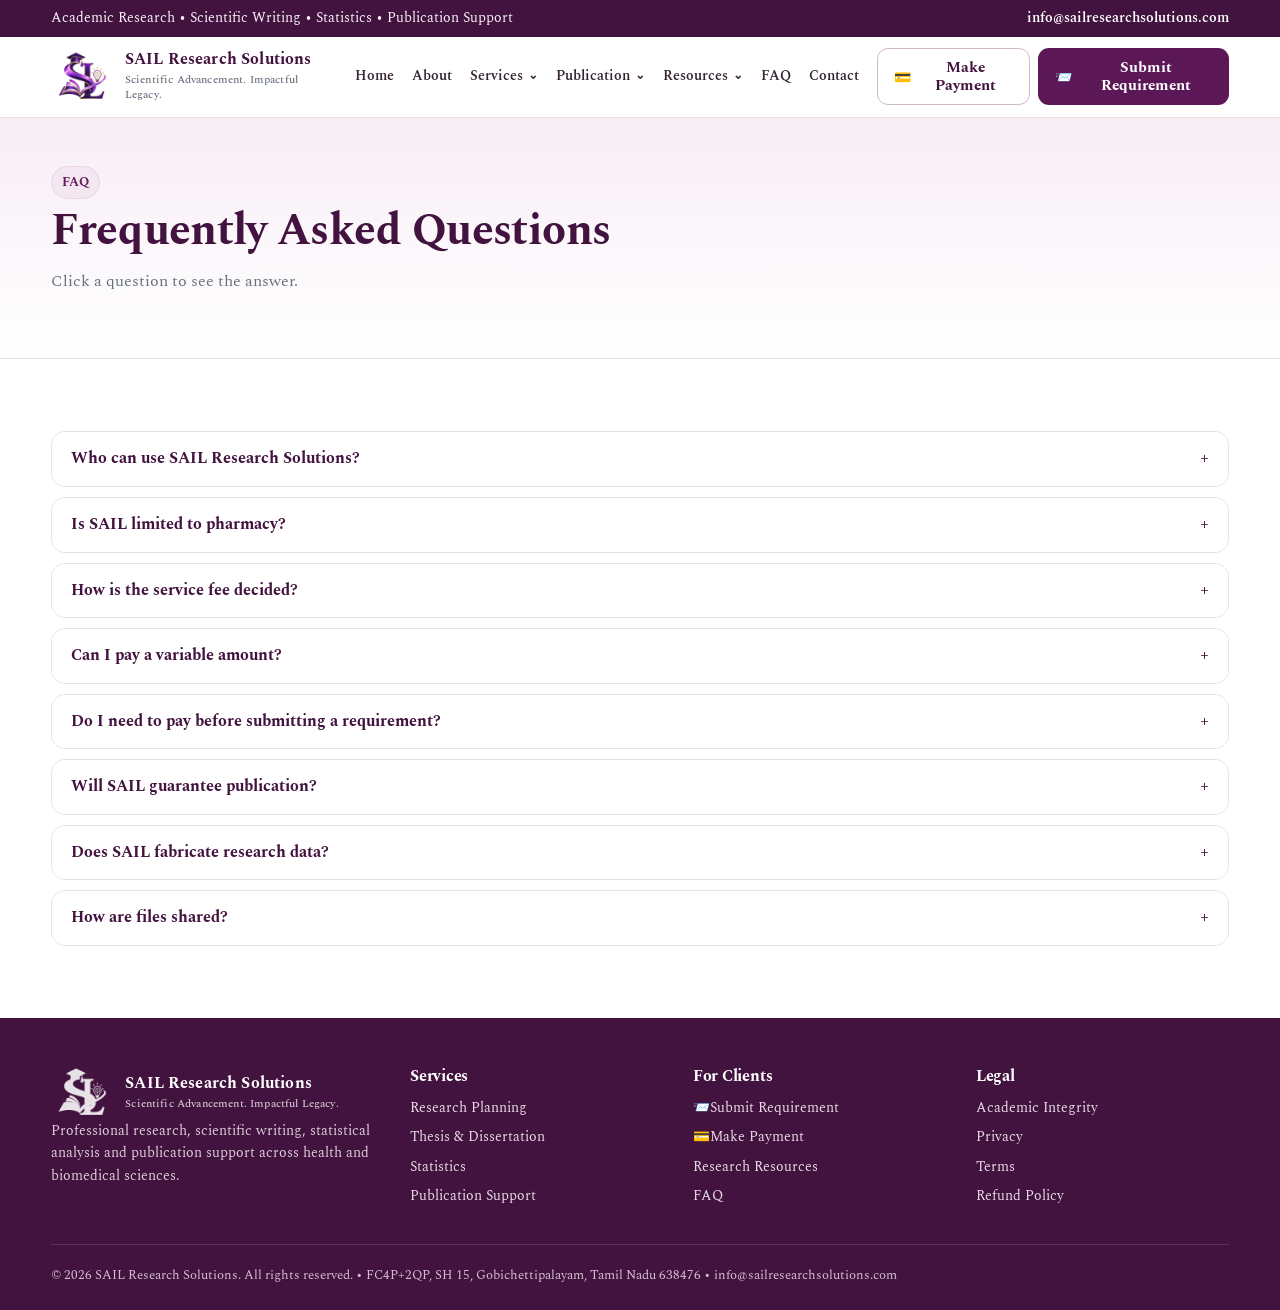
<file: faq.html>
<!doctype html>
<html lang="en">
<head>
  <meta charset="utf-8">
  <meta name="viewport" content="width=device-width,initial-scale=1">
  <meta name="description" content="Frequently asked questions about SAIL Research Solutions services, payment and research support.">
  <title>FAQ | SAIL Research Solutions</title>
  <link rel="icon" href="assets/favicon.ico?v=20260901" sizes="any">
  <link rel="icon" type="image/png" sizes="16x16" href="assets/favicon-16x16.png?v=20260901">
  <link rel="icon" type="image/png" sizes="32x32" href="assets/favicon-32x32.png?v=20260901">
  <link rel="apple-touch-icon" href="assets/apple-touch-icon.png?v=20260901">
  <meta name="theme-color" content="#5C1856">
  <link rel="manifest" href="site.webmanifest">
  <link rel="stylesheet" href="assets/styles.css">
</head>
<body>
<div class="topbar"><div class="container"><span>Academic Research • Scientific Writing • Statistics • Publication Support</span><a class="email-link" href="mailto:info@sailresearchsolutions.com?subject=Enquiry%20-%20SAIL%20Research%20Solutions" title="Email SAIL Research Solutions">info@sailresearchsolutions.com</a></div></div>
<nav class="navbar">
  <div class="container nav-wrap">
    <a class="brand" href="index.html" aria-label="SAIL Research Solutions Home">
      <img class="brand-logo" src="assets/sail-logo-2026.png?v=20260901" alt="SAIL Research Solutions emblem">
      <span class="brand-name">SAIL Research Solutions<small>Scientific Advancement. Impactful Legacy.</small></span>
    </a>
    <button class="menu-btn" aria-label="Open menu">☰</button>
    <div class="nav-links">
      <a href="index.html">Home</a><a href="about.html">About</a><div class="nav-menu nav-menu-services">
        <button class="nav-trigger" type="button" aria-expanded="false">Services <span class="nav-caret">⌄</span></button>
        <div class="mega-menu service-mega-menu" role="menu">
          <div class="mega-col mega-planning"><h4><span>🧭</span> Research Planning</h4>
            <a href="services.html#research-topic-selection">Research Topic Selection</a><a href="services.html#research-gap-identification">Research Gap Identification</a><a href="services.html#research-proposal">Research Proposal</a><a href="services.html#synopsis">Synopsis</a><a href="services.html#research-protocol">Research Protocol</a><a href="services.html#research-methodology">Methodology</a><a href="services.html#sample-size">Sample Size</a><a href="services.html#data-collection-tools">Data Collection Tools</a>
          </div>
          <div class="mega-col mega-thesis"><h4><span>📘</span> Thesis & Dissertation</h4>
            <a href="services.html#dissertation-planning">Dissertation Planning</a><a href="services.html#thesis-chapterization">Chapterization</a><a href="services.html#thesis-introduction">Introduction</a><a href="services.html#literature-review">Literature Review</a><a href="services.html#results-chapter">Results</a><a href="services.html#discussion">Discussion</a><a href="services.html#summary-conclusion">Summary & Conclusion</a><a href="services.html#thesis-formatting">Final Formatting</a>
          </div>
          <div class="mega-col mega-writing"><h4><span>✍️</span> Scientific Writing</h4>
            <a href="services.html#original-article">Original Research Article</a><a href="services.html#narrative-review">Narrative Review</a><a href="services.html#systematic-review">Systematic / Scoping Review</a><a href="services.html#case-report">Case Report / Case Series</a><a href="services.html#conference-abstract">Conference Abstract</a><a href="services.html#scientific-summary">Scientific Summary</a>
          </div>
          <div class="mega-col mega-editing"><h4><span>📝</span> Editing & Refinement</h4>
            <a href="services.html#manuscript-editing">Manuscript Editing</a><a href="services.html#thesis-editing">Thesis Editing</a><a href="services.html#proofreading">Proofreading</a><a href="services.html#academic-rewriting">Academic Rewriting</a><a href="services.html#reference-formatting">Reference Formatting</a><a href="services.html#similarity-interpretation">Similarity Interpretation</a>
          </div>
          <div class="mega-col mega-statistics"><h4><span>📊</span> Statistics & Data</h4>
            <a href="services.html#dataset-preparation">Dataset Preparation</a><a href="services.html#descriptive-statistics">Descriptive Statistics</a><a href="services.html#inferential-statistics">Inferential Statistics</a><a href="services.html#correlation-regression">Correlation & Regression</a><a href="services.html#sample-size-power">Sample Size / Power</a><a href="services.html#tables-graphs">Tables & Graphs</a><a href="services.html#results-interpretation">Results Interpretation</a>
          </div>
          <div class="mega-col mega-publication"><h4><span>📚</span> Publication Support</h4>
            <a href="services.html#journal-identification">Journal Identification</a><a href="services.html#journal-formatting">Journal Formatting</a><a href="services.html#cover-letter">Cover Letter</a><a href="services.html#submission-documents">Submission Documents</a><a href="services.html#reviewer-response">Reviewer Response</a><a href="services.html#revised-manuscript">Revised Manuscript</a><a href="services.html#graphical-abstract">Graphical Abstract</a>
          </div>
          <div class="mega-col mega-communication"><h4><span>🎤</span> Academic Communication</h4>
            <a href="services.html#powerpoint">Scientific PowerPoint</a><a href="services.html#conference-poster">Conference Poster</a><a href="services.html#journal-club">Journal Club</a><a href="services.html#case-presentation">Case Presentation</a><a href="services.html#teaching-resources">Teaching Material</a>
          </div>
          <div class="mega-col mega-institutional"><h4><span>🏛️</span> Institutional Support</h4>
            <a href="services.html#research-workshop">Research Workshops</a><a href="services.html#fdp-content">FDP Content</a><a href="services.html#research-documentation">Research Documentation</a><a href="services.html#publication-readiness">Publication Training</a><a href="services.html#institutional-support">Customized Support</a>
          </div>
          <div class="mega-footer"><a class="mega-all" href="services.html#service-directory">View complete service directory →</a></div>
        </div>
      </div><div class="nav-menu nav-menu-small">
        <button class="nav-trigger" type="button" aria-expanded="false">Publication <span class="nav-caret">⌄</span></button>
        <div class="mini-dropdown publication-dropdown">
          <a href="publication.html#journal-identification"><span>🔎</span><div><b>Journal Identification</b><small>Scope, indexing and suitability</small></div></a>
          <a href="publication.html#journal-formatting"><span>🧾</span><div><b>Journal Formatting</b><small>Guidelines, tables and references</small></div></a>
          <a href="publication.html#submission-documents"><span>📤</span><div><b>Submission Documents</b><small>Cover letter, title page and checklist</small></div></a>
          <a href="publication.html#graphical-abstract"><span>🎨</span><div><b>Graphical Abstract</b><small>Publication-oriented visual planning</small></div></a>
          <a href="publication.html#reviewer-response"><span>💬</span><div><b>Reviewer Response</b><small>Revision and point-by-point response</small></div></a>
        </div>
      </div><div class="nav-menu nav-menu-small">
        <button class="nav-trigger" type="button" aria-expanded="false">Resources <span class="nav-caret">⌄</span></button>
        <div class="mini-dropdown resources-dropdown">
          <a href="resources.html#research-tools"><span>🧮</span><div><b>Research Tools</b><small>Interactive calculators, checklists and utilities</small></div></a>
          <a href="resources.html#methodology"><span>🧭</span><div><b>Research Methodology</b><small>Design, sampling and outcomes</small></div></a>
          <a href="resources.html#writing"><span>✍️</span><div><b>Scientific Writing</b><small>Structure and academic communication</small></div></a>
          <a href="resources.html#statistics"><span>📊</span><div><b>Statistics &amp; Data</b><small>Analysis concepts and interpretation</small></div></a>
          <a href="resources.html#publication"><span>📚</span><div><b>Publication</b><small>Journal readiness and submission</small></div></a>
          <a href="resources.html#ethics"><span>⚖️</span><div><b>Research Ethics</b><small>Integrity and responsible conduct</small></div></a>
          <a href="resources.html#communication"><span>🎤</span><div><b>Academic Communication</b><small>Presentations and scientific visuals</small></div></a>
        </div>
      </div><a href="faq.html">FAQ</a><a href="contact.html">Contact</a>
    </div>
    <div class="nav-actions"><a class="btn btn-outline" href="payment.html"><span class="btn-ico" aria-hidden="true">💳</span>Make Payment</a><a class="btn btn-primary" href="submit.html"><span class="btn-ico" aria-hidden="true">📨</span>Submit Requirement</a></div>
  </div>
</nav><main><section class="page-hero faq-hero"><div class="container"><span class="pill">FAQ</span><h1>Frequently Asked Questions</h1><p>Click a question to see the answer.</p></div></section><section><div class="container"><div class="accordion"><button>Who can use SAIL Research Solutions?<span data-symbol>+</span></button><div class="accordion-content"><p>Undergraduate and postgraduate learners, faculty members, healthcare professionals, institutions and other research clients across health and biomedical sciences.</p></div></div><div class="accordion"><button>Is SAIL limited to pharmacy?<span data-symbol>+</span></button><div class="accordion-content"><p>No. The service scope includes medicine/MBBS, dentistry/BDS, pharmacy, nursing, physiotherapy, allied health sciences, public health, biomedical sciences and related disciplines.</p></div></div><div class="accordion"><button>How is the service fee decided?<span data-symbol>+</span></button><div class="accordion-content"><p>Pricing depends on service type, current document status, complexity, scope, deadline and expected deliverables. A quotation should be confirmed before payment.</p></div></div><div class="accordion"><button>Can I pay a variable amount?<span data-symbol>+</span></button><div class="accordion-content"><p>Yes. The payment page accepts the approved amount communicated for your reference ID or quotation.</p></div></div><div class="accordion"><button>Do I need to pay before submitting a requirement?<span data-symbol>+</span></button><div class="accordion-content"><p>No. Submit the requirement first unless you have already received a quotation or payment instruction.</p></div></div><div class="accordion"><button>Will SAIL guarantee publication?<span data-symbol>+</span></button><div class="accordion-content"><p>No. Journal acceptance is determined by editorial and peer-review processes. SAIL can support readiness, formatting, submission documents and revision responses.</p></div></div><div class="accordion"><button>Does SAIL fabricate research data?<span data-symbol>+</span></button><div class="accordion-content"><p>No. Fabrication, falsification, false authorship and misleading research practices are outside the service scope.</p></div></div><div class="accordion"><button>How are files shared?<span data-symbol>+</span></button><div class="accordion-content"><p>Use the requirement workflow or official communication channel specified by SAIL. Avoid sending sensitive payment credentials in research documents.</p></div></div></div></section></main>
<footer class="footer"><div class="container">
  <div class="footer-grid">
    <div><div class="brand footer-brand"><img class="brand-logo" src="assets/sail-logo-2026.png?v=20260901" alt="SAIL emblem"><span class="brand-name">SAIL Research Solutions<small>Scientific Advancement. Impactful Legacy.</small></span></div><p>Professional research, scientific writing, statistical analysis and publication support across health and biomedical sciences.</p></div>
    <div><h4>Services</h4><a href="services.html#planning">Research Planning</a><a href="services.html#thesis">Thesis & Dissertation</a><a href="services.html#statistics">Statistics</a><a href="publication.html">Publication Support</a></div>
    <div><h4>For Clients</h4><a href="submit.html"><span class="btn-ico" aria-hidden="true">📨</span>Submit Requirement</a><a href="payment.html"><span class="btn-ico" aria-hidden="true">💳</span>Make Payment</a><a href="resources.html">Research Resources</a><a href="faq.html">FAQ</a></div>
    <div><h4>Legal</h4><a href="policies.html#integrity">Academic Integrity</a><a href="policies.html#privacy">Privacy</a><a href="policies.html#terms">Terms</a><a href="policies.html#refund">Refund Policy</a></div>
  </div>
  <div class="footer-bottom">© 2026 SAIL Research Solutions. All rights reserved. • FC4P+2QP, SH 15, Gobichettipalayam, Tamil Nadu 638476 • info@sailresearchsolutions.com</div>
</div></footer>
<script src="assets/config.js"></script><script src="assets/site.js"></script>
</body></html>
</file>
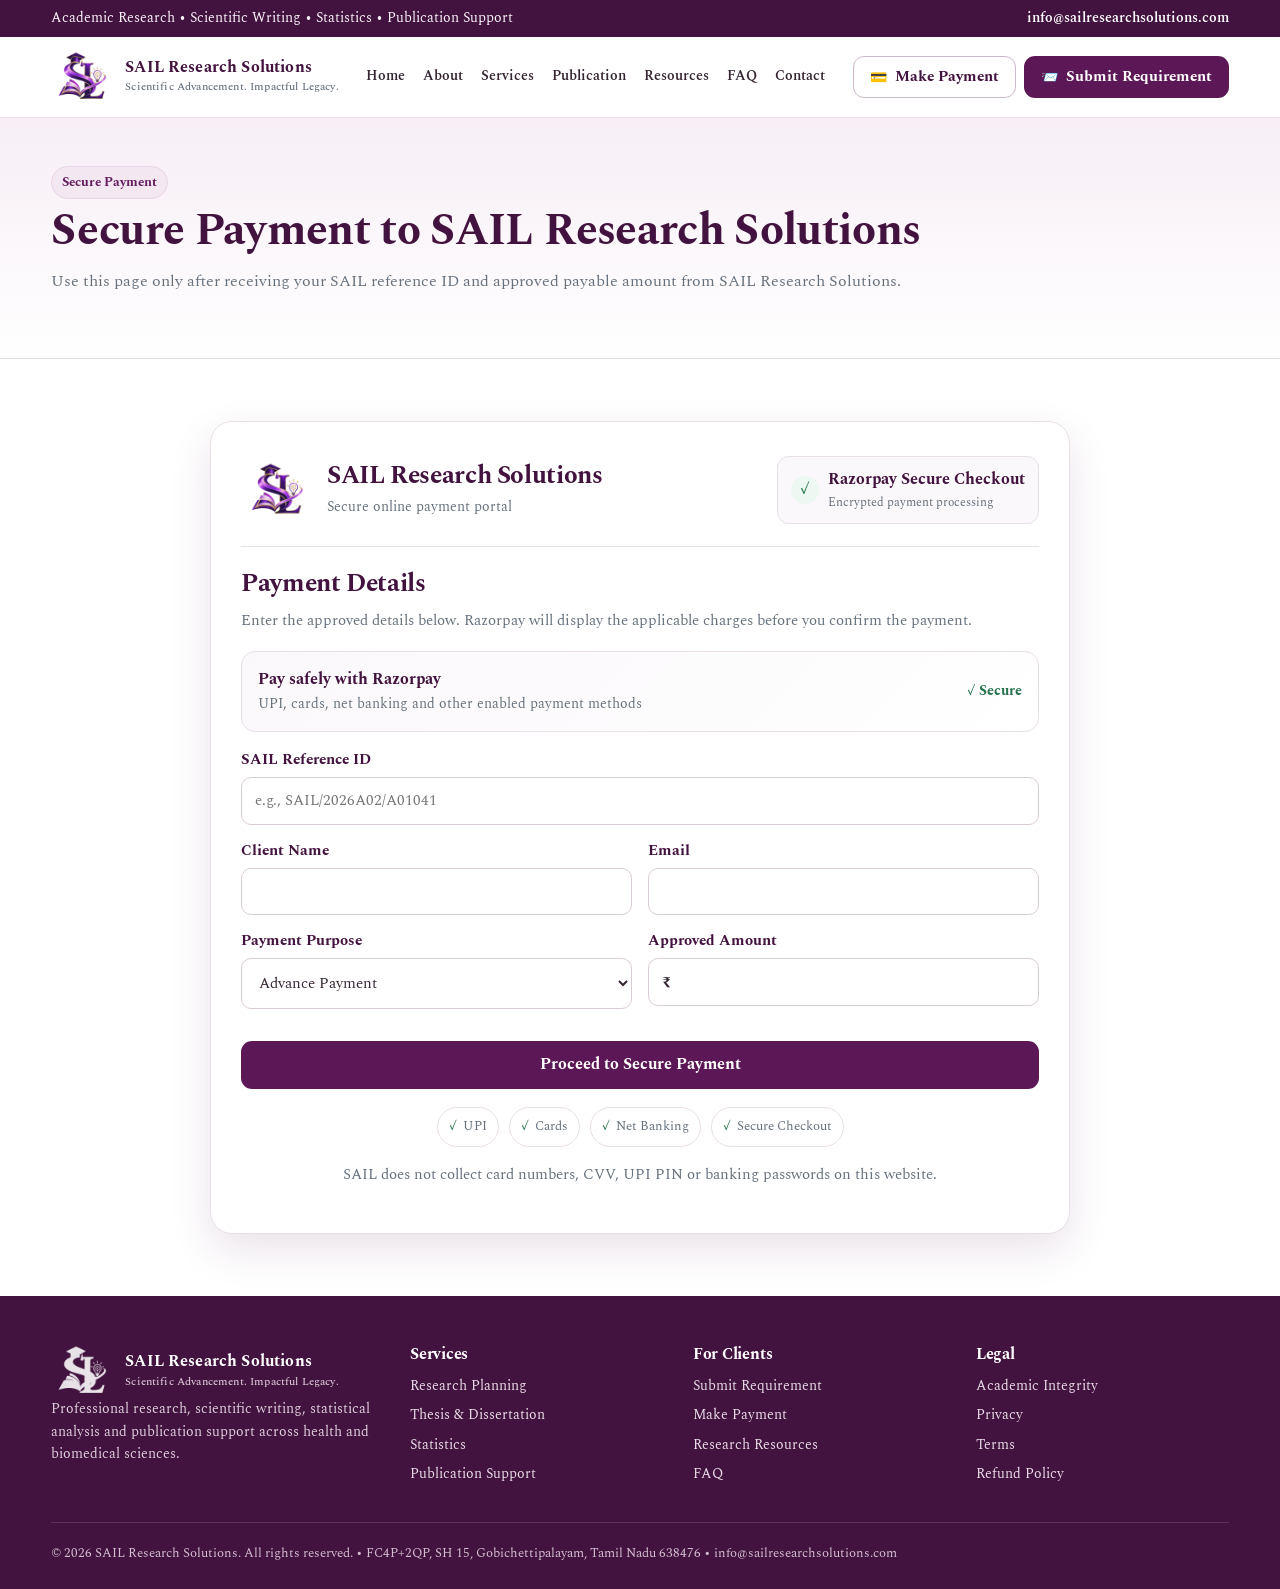
<file: payment.html>
<!doctype html>
<html lang="en">
<head>
  <meta charset="utf-8">
  <meta name="viewport" content="width=device-width,initial-scale=1">
  <meta name="description" content="Secure payment page for SAIL Research Solutions using Razorpay.">
  <title>Payment | SAIL Research Solutions</title>
  <link rel="icon" href="assets/favicon.ico?v=20260901" sizes="any">
  <link rel="icon" type="image/png" sizes="16x16" href="assets/favicon-16x16.png?v=20260901">
  <link rel="icon" type="image/png" sizes="32x32" href="assets/favicon-32x32.png?v=20260901">
  <link rel="apple-touch-icon" href="assets/apple-touch-icon.png?v=20260901">
  <meta name="theme-color" content="#5C1856">
  <link rel="manifest" href="site.webmanifest">
  <link rel="stylesheet" href="assets/styles.css">
  <style>
    .payment-shell{display:block;max-width:860px;margin:0 auto}
    .payment-panel{width:100%;background:#fff;border:1px solid var(--border);border-radius:22px;box-shadow:var(--shadow);padding:30px}
    .checkout-brand{display:flex;align-items:center;justify-content:space-between;gap:20px;padding:4px 0 22px;border-bottom:1px solid var(--border);margin-bottom:22px}
    .checkout-brand-left{display:flex;align-items:center;gap:14px}.checkout-brand-left img{width:72px;height:58px;object-fit:contain}.checkout-brand-left h2{margin:0;color:var(--primary-dark)}.checkout-brand-left p{margin:4px 0 0;color:var(--muted);font-size:.9rem}
    .checkout-secure{display:flex;align-items:center;gap:9px;padding:10px 13px;border:1px solid var(--border);border-radius:12px;background:#fbf8fb;white-space:nowrap}.checkout-secure strong{color:var(--primary-dark)}.secure-dot{width:28px;height:28px;border-radius:50%;display:grid;place-items:center;background:#edf8f2;color:var(--success);font-weight:800}
    .payment-panel>h2{margin-top:0}.pay-intro{margin:-4px 0 18px;color:var(--muted)}
    .gateway-badge{border-radius:14px;padding:15px 16px;background:linear-gradient(135deg,#fbf8fb,#fff);border:1px solid var(--border)}
    .fee-summary{margin-top:14px;border:1px solid var(--border);border-radius:14px;background:#fff;overflow:hidden}
    .fee-summary[hidden]{display:none}
    .fee-summary summary{cursor:pointer;list-style:none;padding:14px 16px;font-weight:700;display:flex;justify-content:space-between;align-items:center;color:var(--primary-dark)}
    .fee-summary summary::-webkit-details-marker{display:none}
    .fee-summary-body{padding:0 16px 16px}
    .fee-row{display:flex;justify-content:space-between;gap:20px;padding:7px 0;color:var(--muted)}
    .fee-row strong{color:var(--primary-dark)}
    .fee-row.total{margin-top:5px;padding-top:12px;border-top:1px solid var(--border);font-size:1.08rem;font-weight:800}
    .fee-note{margin:10px 0 0;font-size:.88rem;color:var(--muted);line-height:1.5}
    .payment-trust{display:flex;justify-content:center;gap:10px;flex-wrap:wrap;margin-top:18px}.trust-chip{display:inline-flex;align-items:center;gap:6px;padding:8px 11px;border:1px solid var(--border);border-radius:999px;background:#fff;color:var(--muted);font-size:.84rem}.trust-chip b{color:var(--success)}
    .payment-panel .btn[type="submit"]{min-height:48px;font-size:1rem;font-weight:700}
    @media(max-width:700px){.payment-panel{padding:22px}.checkout-brand{align-items:flex-start;flex-direction:column}.checkout-secure{width:100%;justify-content:center}}
  </style>
</head>
<body>
<div class="topbar"><div class="container"><span>Academic Research • Scientific Writing • Statistics • Publication Support</span><a class="email-link" href="mailto:info@sailresearchsolutions.com?subject=Enquiry%20-%20SAIL%20Research%20Solutions" title="Email SAIL Research Solutions">info@sailresearchsolutions.com</a></div></div>
<nav class="navbar">
  <div class="container nav-wrap">
    <a class="brand" href="index.html" aria-label="SAIL Research Solutions Home">
      <img class="brand-logo" src="assets/sail-logo-2026.png?v=20260901" alt="SAIL Research Solutions emblem">
      <span class="brand-name">SAIL Research Solutions<small>Scientific Advancement. Impactful Legacy.</small></span>
    </a>
    <button class="menu-btn" aria-label="Open menu">☰</button>
    <div class="nav-links"><a href="index.html">Home</a><a href="about.html">About</a><a href="services.html">Services</a><a href="publication.html">Publication</a><a href="resources.html">Resources</a><a href="faq.html">FAQ</a><a href="contact.html">Contact</a></div>
    <div class="nav-actions"><a class="btn btn-outline" href="payment.html"><span class="btn-ico" aria-hidden="true">💳</span>Make Payment</a><a class="btn btn-primary" href="submit.html"><span class="btn-ico" aria-hidden="true">📨</span>Submit Requirement</a></div>
  </div>
</nav>
<main>
  <section class="page-hero payment-page-hero"><div class="container"><span class="pill">Secure Payment</span><h1>Secure Payment to SAIL Research Solutions</h1><p>Use this page only after receiving your SAIL reference ID and approved payable amount from SAIL Research Solutions.</p></div></section>
  <section><div class="container"><div class="payment-shell"><div class="payment-panel">
    <div class="checkout-brand">
      <div class="checkout-brand-left"><img src="assets/sail-logo-2026.png?v=20260901" alt="SAIL Research Solutions logo"><div><h2>SAIL Research Solutions</h2><p>Secure online payment portal</p></div></div>
      <div class="checkout-secure"><span class="secure-dot">✓</span><div><strong>Razorpay Secure Checkout</strong><div style="font-size:.78rem;color:var(--muted)">Encrypted payment processing</div></div></div>
    </div>
    <h2>Payment Details</h2>
    <p class="pay-intro">Enter the approved details below. Razorpay will display the applicable charges before you confirm the payment.</p>
    <div class="gateway-badge"><div><strong>Pay safely with Razorpay</strong><div style="color:var(--muted);font-size:.9rem">UPI, cards, net banking and other enabled payment methods</div></div><div class="secure-line">✓ Secure</div></div>
    <form id="payForm" class="form-grid">
      <div class="field full"><label>SAIL Reference ID</label><input id="ref" required placeholder="e.g., SAIL/2026A02/A01041"></div>
      <div class="field"><label>Client Name</label><input id="pname" required></div>
      <div class="field"><label>Email</label><input id="pemail" type="email" required></div>
      <div class="field"><label>Payment Purpose</label><select id="purpose" required><option>Advance Payment</option><option>Part Payment</option><option>Final Payment</option><option>Consultation</option><option>Other</option></select></div>
      <div class="field"><label>Approved Amount</label><div class="amount-wrap"><span>₹</span><input id="amount" type="number" min="1" step="0.01" required inputmode="decimal"></div></div>
      <div class="field full">
        <details id="feeSummary" class="fee-summary" hidden open>
          <summary><span>Payment Summary</span><span>▾</span></summary>
          <div class="fee-summary-body">
            <div class="fee-row"><span>Approved Amount</span><strong id="sumAmount">₹0.00</strong></div>
            <div class="fee-row"><span>Estimated Transaction Fee</span><strong id="sumFee">₹0.00</strong></div>
            <div class="fee-row"><span>Estimated GST</span><strong id="sumGst">₹0.00</strong></div>
            <div class="fee-row total"><span>Estimated Total Payable</span><strong id="sumTotal">₹0.00</strong></div>
            <p class="fee-note">Razorpay will calculate and display the actual transaction fee, applicable GST and final payable amount at checkout based on the payment method selected.</p>
          </div>
        </details>
      </div>
      <div class="field full"><button class="btn btn-primary" type="submit">Proceed to Secure Payment</button></div>
    </form>
    <div class="payment-trust"><span class="trust-chip"><b>✓</b> UPI</span><span class="trust-chip"><b>✓</b> Cards</span><span class="trust-chip"><b>✓</b> Net Banking</span><span class="trust-chip"><b>✓</b> Secure Checkout</span></div>
    <div id="payStatus" style="margin-top:15px"></div>
    <p class="payment-footer-note">SAIL does not collect card numbers, CVV, UPI PIN or banking passwords on this website.</p>
  </div></div></div></section>
</main>
<script src="https://checkout.razorpay.com/v1/checkout.js"></script>
<script>
const statusBox=document.getElementById('payStatus');
const amountInput=document.getElementById('amount');
const feeSummary=document.getElementById('feeSummary');
const STANDARD_FEE_RATE=0.02;
const GST_RATE=0.18;
const money=v=>'₹'+Number(v||0).toLocaleString('en-IN',{minimumFractionDigits:2,maximumFractionDigits:2});
function updateFeeSummary(){
  const amount=Number(amountInput.value);
  if(!amount||amount<1){feeSummary.hidden=true;return;}
  const fee=amount*STANDARD_FEE_RATE;
  const gst=fee*GST_RATE;
  const total=amount+fee+gst;
  document.getElementById('sumAmount').textContent=money(amount);
  document.getElementById('sumFee').textContent=money(fee);
  document.getElementById('sumGst').textContent=money(gst);
  document.getElementById('sumTotal').textContent=money(total);
  feeSummary.hidden=false;
}
amountInput.addEventListener('input',updateFeeSummary);
function razorpayErrorMessage(data){
  if(!data)return 'Unable to create payment order.';
  const d=data.details;
  return (d&&d.error&&(d.error.description||d.error.reason||d.error.code)) ||
         (d&&d.description) ||
         data.message || data.error || 'Unable to create payment order.';
}
document.getElementById('payForm').addEventListener('submit',async(e)=>{
  e.preventDefault();
  statusBox.innerHTML='<div class="note">Preparing secure checkout…</div>';
  const payload={
    reference:document.getElementById('ref').value.trim(),
    name:document.getElementById('pname').value.trim(),
    email:document.getElementById('pemail').value.trim(),
    paymentType:document.getElementById('purpose').value,
    amount:Number(document.getElementById('amount').value)
  };
  try{
    const base=window.SAIL_PAYMENT_API_BASE;
    if(!base)throw new Error('Payment API URL is not configured.');
    const r=await fetch(base+'/create-order',{method:'POST',headers:{'Content-Type':'application/json'},body:JSON.stringify(payload)});
    let data={};
    try{data=await r.json();}catch(_){throw new Error('Payment API returned an unreadable response.');}
    if(!r.ok||!data.success)throw new Error(razorpayErrorMessage(data));
    const options={
      key:data.keyId,
      amount:data.order.amount,
      currency:data.order.currency||'INR',
      name:'SAIL Research Solutions',
      description:payload.paymentType,
      order_id:data.order.id,
      prefill:{name:payload.name,email:payload.email},
      notes:{reference_id:payload.reference,payment_type:payload.paymentType},
      theme:{color:'#5C1856'},
      modal:{ondismiss:function(){statusBox.innerHTML='<div class="note">Checkout closed. No payment confirmation has been recorded on this page.</div>'; }},
      handler:async(resp)=>{
        statusBox.innerHTML='<div class="note">Payment received. Verifying signature…</div>';
        const vr=await fetch(base+'/verify-payment',{method:'POST',headers:{'Content-Type':'application/json'},body:JSON.stringify(resp)});
        const vd=await vr.json();
        if(vr.ok&&vd.verified){
          const rp=vd.payment||{};
          const baseAmount=Number(payload.amount||0);
          const fee=Number(rp.fee||0);
          const tax=Number(rp.tax||0);
          const razorpayAmount=Number(rp.amount||0);
          const computedTotal=baseAmount+fee+tax;
          const total=razorpayAmount>baseAmount?razorpayAmount:computedTotal;
          const p=new URLSearchParams({
            ref:payload.reference,
            payment:resp.razorpay_payment_id,
            order:resp.razorpay_order_id,
            amount:String(baseAmount),
            fee:String(fee),
            tax:String(tax),
            total:String(total),
            method:rp.method||'',
            status:rp.status||'captured',
            name:payload.name,
            email:payload.email,
            purpose:payload.paymentType,
            paidAt:rp.createdAt||new Date().toISOString()
          });
          location.href='payment-success.html?'+p.toString();
        }else{
          const verifyMsg=(vd&&vd.error)||'Verification not completed.';
          statusBox.innerHTML='<div class="note notice-danger"><strong>Verification not completed.</strong> '+verifyMsg+' Keep the Razorpay payment ID and contact SAIL.</div>';
        }
      }
    };
    new Razorpay(options).open();
  }catch(err){
    statusBox.innerHTML='<div class="note notice-danger"><strong>Payment setup:</strong> '+err.message+'</div>';
  }
});
</script>
<footer class="footer"><div class="container">
  <div class="footer-grid">
    <div><div class="brand footer-brand"><img class="brand-logo" src="assets/sail-logo-2026.png?v=20260901" alt="SAIL emblem"><span class="brand-name">SAIL Research Solutions<small>Scientific Advancement. Impactful Legacy.</small></span></div><p>Professional research, scientific writing, statistical analysis and publication support across health and biomedical sciences.</p></div>
    <div><h4>Services</h4><a href="services.html#planning">Research Planning</a><a href="services.html#thesis">Thesis & Dissertation</a><a href="services.html#statistics">Statistics</a><a href="publication.html">Publication Support</a></div>
    <div><h4>For Clients</h4><a href="submit.html">Submit Requirement</a><a href="payment.html">Make Payment</a><a href="resources.html">Research Resources</a><a href="faq.html">FAQ</a></div>
    <div><h4>Legal</h4><a href="policies.html#integrity">Academic Integrity</a><a href="policies.html#privacy">Privacy</a><a href="policies.html#terms">Terms</a><a href="policies.html#refund">Refund Policy</a></div>
  </div>
  <div class="footer-bottom">© 2026 SAIL Research Solutions. All rights reserved. • FC4P+2QP, SH 15, Gobichettipalayam, Tamil Nadu 638476 • info@sailresearchsolutions.com</div>
</div></footer>
<script src="assets/config.js"></script><script src="assets/site.js"></script>
</body></html>
</file>
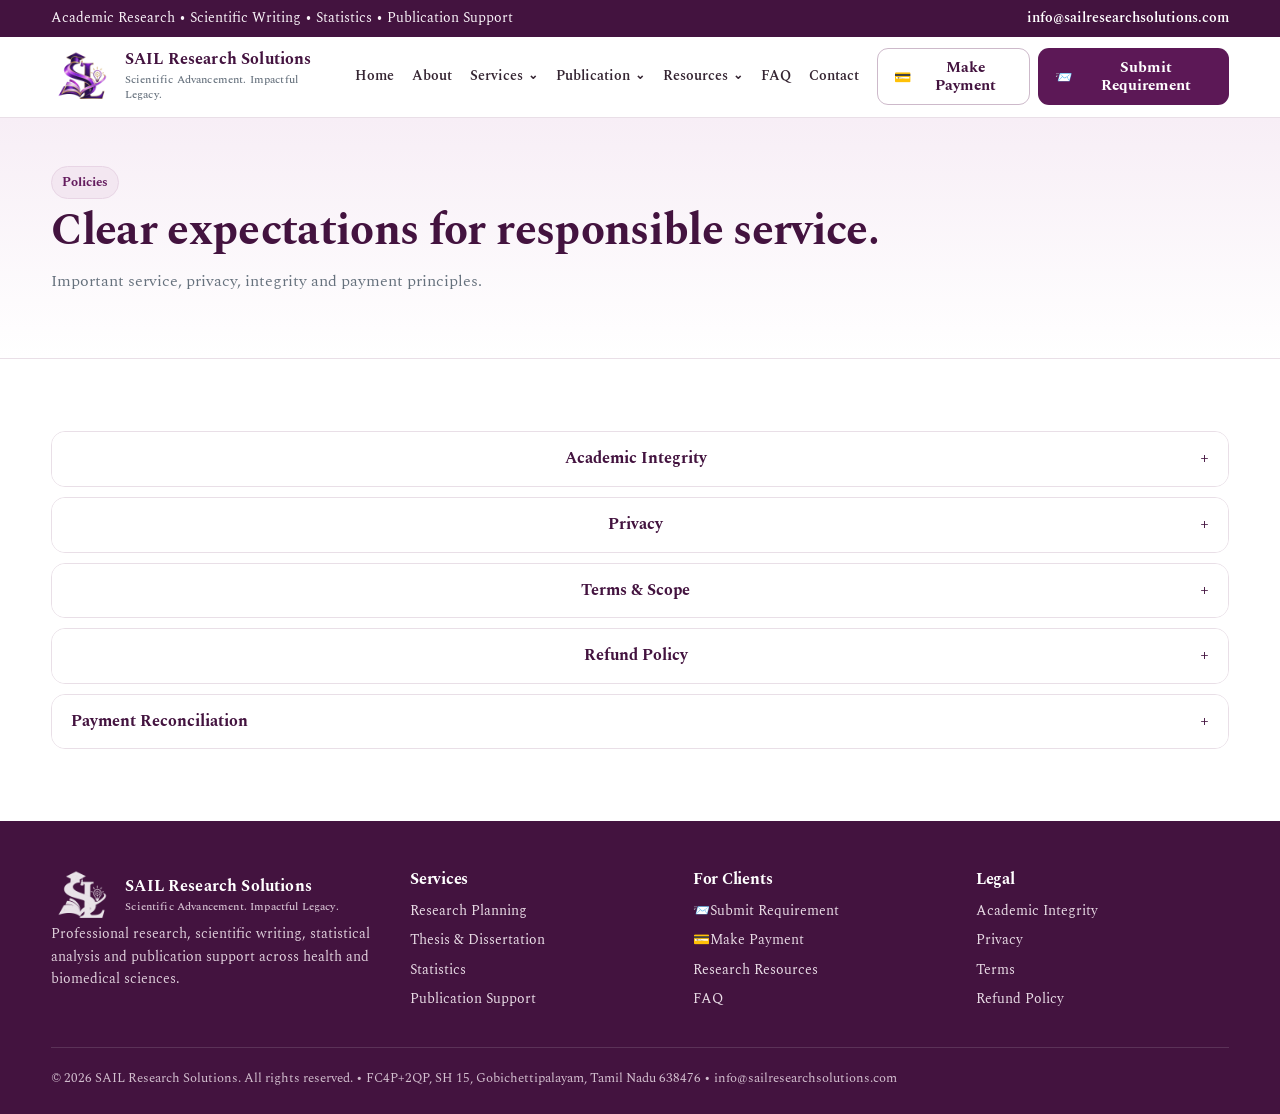
<file: policies.html>
<!doctype html>
<html lang="en">
<head>
  <meta charset="utf-8">
  <meta name="viewport" content="width=device-width,initial-scale=1">
  <meta name="description" content="SAIL Research Solutions academic integrity, privacy, terms and refund policies.">
  <title>Policies | SAIL Research Solutions</title>
  <link rel="icon" href="assets/favicon.ico?v=20260901" sizes="any">
  <link rel="icon" type="image/png" sizes="16x16" href="assets/favicon-16x16.png?v=20260901">
  <link rel="icon" type="image/png" sizes="32x32" href="assets/favicon-32x32.png?v=20260901">
  <link rel="apple-touch-icon" href="assets/apple-touch-icon.png?v=20260901">
  <meta name="theme-color" content="#5C1856">
  <link rel="manifest" href="site.webmanifest">
  <link rel="stylesheet" href="assets/styles.css">
</head>
<body>
<div class="topbar"><div class="container"><span>Academic Research • Scientific Writing • Statistics • Publication Support</span><a class="email-link" href="mailto:info@sailresearchsolutions.com?subject=Enquiry%20-%20SAIL%20Research%20Solutions" title="Email SAIL Research Solutions">info@sailresearchsolutions.com</a></div></div>
<nav class="navbar">
  <div class="container nav-wrap">
    <a class="brand" href="index.html" aria-label="SAIL Research Solutions Home">
      <img class="brand-logo" src="assets/sail-logo-2026.png?v=20260901" alt="SAIL Research Solutions emblem">
      <span class="brand-name">SAIL Research Solutions<small>Scientific Advancement. Impactful Legacy.</small></span>
    </a>
    <button class="menu-btn" aria-label="Open menu">☰</button>
    <div class="nav-links">
      <a href="index.html">Home</a><a href="about.html">About</a><div class="nav-menu nav-menu-services">
        <button class="nav-trigger" type="button" aria-expanded="false">Services <span class="nav-caret">⌄</span></button>
        <div class="mega-menu service-mega-menu" role="menu">
          <div class="mega-col mega-planning"><h4><span>🧭</span> Research Planning</h4>
            <a href="services.html#research-topic-selection">Research Topic Selection</a><a href="services.html#research-gap-identification">Research Gap Identification</a><a href="services.html#research-proposal">Research Proposal</a><a href="services.html#synopsis">Synopsis</a><a href="services.html#research-protocol">Research Protocol</a><a href="services.html#research-methodology">Methodology</a><a href="services.html#sample-size">Sample Size</a><a href="services.html#data-collection-tools">Data Collection Tools</a>
          </div>
          <div class="mega-col mega-thesis"><h4><span>📘</span> Thesis & Dissertation</h4>
            <a href="services.html#dissertation-planning">Dissertation Planning</a><a href="services.html#thesis-chapterization">Chapterization</a><a href="services.html#thesis-introduction">Introduction</a><a href="services.html#literature-review">Literature Review</a><a href="services.html#results-chapter">Results</a><a href="services.html#discussion">Discussion</a><a href="services.html#summary-conclusion">Summary & Conclusion</a><a href="services.html#thesis-formatting">Final Formatting</a>
          </div>
          <div class="mega-col mega-writing"><h4><span>✍️</span> Scientific Writing</h4>
            <a href="services.html#original-article">Original Research Article</a><a href="services.html#narrative-review">Narrative Review</a><a href="services.html#systematic-review">Systematic / Scoping Review</a><a href="services.html#case-report">Case Report / Case Series</a><a href="services.html#conference-abstract">Conference Abstract</a><a href="services.html#scientific-summary">Scientific Summary</a>
          </div>
          <div class="mega-col mega-editing"><h4><span>📝</span> Editing & Refinement</h4>
            <a href="services.html#manuscript-editing">Manuscript Editing</a><a href="services.html#thesis-editing">Thesis Editing</a><a href="services.html#proofreading">Proofreading</a><a href="services.html#academic-rewriting">Academic Rewriting</a><a href="services.html#reference-formatting">Reference Formatting</a><a href="services.html#similarity-interpretation">Similarity Interpretation</a>
          </div>
          <div class="mega-col mega-statistics"><h4><span>📊</span> Statistics & Data</h4>
            <a href="services.html#dataset-preparation">Dataset Preparation</a><a href="services.html#descriptive-statistics">Descriptive Statistics</a><a href="services.html#inferential-statistics">Inferential Statistics</a><a href="services.html#correlation-regression">Correlation & Regression</a><a href="services.html#sample-size-power">Sample Size / Power</a><a href="services.html#tables-graphs">Tables & Graphs</a><a href="services.html#results-interpretation">Results Interpretation</a>
          </div>
          <div class="mega-col mega-publication"><h4><span>📚</span> Publication Support</h4>
            <a href="services.html#journal-identification">Journal Identification</a><a href="services.html#journal-formatting">Journal Formatting</a><a href="services.html#cover-letter">Cover Letter</a><a href="services.html#submission-documents">Submission Documents</a><a href="services.html#reviewer-response">Reviewer Response</a><a href="services.html#revised-manuscript">Revised Manuscript</a><a href="services.html#graphical-abstract">Graphical Abstract</a>
          </div>
          <div class="mega-col mega-communication"><h4><span>🎤</span> Academic Communication</h4>
            <a href="services.html#powerpoint">Scientific PowerPoint</a><a href="services.html#conference-poster">Conference Poster</a><a href="services.html#journal-club">Journal Club</a><a href="services.html#case-presentation">Case Presentation</a><a href="services.html#teaching-resources">Teaching Material</a>
          </div>
          <div class="mega-col mega-institutional"><h4><span>🏛️</span> Institutional Support</h4>
            <a href="services.html#research-workshop">Research Workshops</a><a href="services.html#fdp-content">FDP Content</a><a href="services.html#research-documentation">Research Documentation</a><a href="services.html#publication-readiness">Publication Training</a><a href="services.html#institutional-support">Customized Support</a>
          </div>
          <div class="mega-footer"><a class="mega-all" href="services.html#service-directory">View complete service directory →</a></div>
        </div>
      </div><div class="nav-menu nav-menu-small">
        <button class="nav-trigger" type="button" aria-expanded="false">Publication <span class="nav-caret">⌄</span></button>
        <div class="mini-dropdown publication-dropdown">
          <a href="publication.html#journal-identification"><span>🔎</span><div><b>Journal Identification</b><small>Scope, indexing and suitability</small></div></a>
          <a href="publication.html#journal-formatting"><span>🧾</span><div><b>Journal Formatting</b><small>Guidelines, tables and references</small></div></a>
          <a href="publication.html#submission-documents"><span>📤</span><div><b>Submission Documents</b><small>Cover letter, title page and checklist</small></div></a>
          <a href="publication.html#graphical-abstract"><span>🎨</span><div><b>Graphical Abstract</b><small>Publication-oriented visual planning</small></div></a>
          <a href="publication.html#reviewer-response"><span>💬</span><div><b>Reviewer Response</b><small>Revision and point-by-point response</small></div></a>
        </div>
      </div><div class="nav-menu nav-menu-small">
        <button class="nav-trigger" type="button" aria-expanded="false">Resources <span class="nav-caret">⌄</span></button>
        <div class="mini-dropdown resources-dropdown">
          <a href="resources.html#research-tools"><span>🧮</span><div><b>Research Tools</b><small>Interactive calculators, checklists and utilities</small></div></a>
          <a href="resources.html#methodology"><span>🧭</span><div><b>Research Methodology</b><small>Design, sampling and outcomes</small></div></a>
          <a href="resources.html#writing"><span>✍️</span><div><b>Scientific Writing</b><small>Structure and academic communication</small></div></a>
          <a href="resources.html#statistics"><span>📊</span><div><b>Statistics &amp; Data</b><small>Analysis concepts and interpretation</small></div></a>
          <a href="resources.html#publication"><span>📚</span><div><b>Publication</b><small>Journal readiness and submission</small></div></a>
          <a href="resources.html#ethics"><span>⚖️</span><div><b>Research Ethics</b><small>Integrity and responsible conduct</small></div></a>
          <a href="resources.html#communication"><span>🎤</span><div><b>Academic Communication</b><small>Presentations and scientific visuals</small></div></a>
        </div>
      </div><a href="faq.html">FAQ</a><a href="contact.html">Contact</a>
    </div>
    <div class="nav-actions"><a class="btn btn-outline" href="payment.html"><span class="btn-ico" aria-hidden="true">💳</span>Make Payment</a><a class="btn btn-primary" href="submit.html"><span class="btn-ico" aria-hidden="true">📨</span>Submit Requirement</a></div>
  </div>
</nav><main><section class="page-hero"><div class="container"><span class="pill">Policies</span><h1>Clear expectations for responsible service.</h1><p>Important service, privacy, integrity and payment principles.</p></div></section><section><div class="container"><div class="accordion"><button><span id="integrity"></span>Academic Integrity<span data-symbol>+</span></button><div class="accordion-content"><p>SAIL provides research support, editing, analysis assistance and scientific communication support. Services must not be used to fabricate data, falsify results, misrepresent authorship or bypass institutional/publication ethics.</p></div></div><div class="accordion"><button><span id="privacy"></span>Privacy<span data-symbol>+</span></button><div class="accordion-content"><p>Research files and client information should be used only for the agreed service purpose. Card data, CVV, UPI PIN and banking passwords are processed by the payment gateway and are not stored by this static website.</p></div></div><div class="accordion"><button><span id="terms"></span>Terms & Scope<span data-symbol>+</span></button><div class="accordion-content"><p>Scope, timeline, deliverables and payment are based on the requirement reviewed and accepted by SAIL. Scope changes may require a revised quotation or timeline.</p></div></div><div class="accordion"><button><span id="refund"></span>Refund Policy<span data-symbol>+</span></button><div class="accordion-content"><p>Refund eligibility depends on the agreed service stage, work already completed, third-party charges where applicable and the specific quotation/communication issued for the project.</p></div></div><div class="accordion"><button>Payment Reconciliation<span data-symbol>+</span></button><div class="accordion-content"><p>Clients should retain the SAIL reference ID, Razorpay payment ID or UPI UTR for reconciliation and support.</p></div></div></div></section></main>
<footer class="footer"><div class="container">
  <div class="footer-grid">
    <div><div class="brand footer-brand"><img class="brand-logo" src="assets/sail-logo-2026.png?v=20260901" alt="SAIL emblem"><span class="brand-name">SAIL Research Solutions<small>Scientific Advancement. Impactful Legacy.</small></span></div><p>Professional research, scientific writing, statistical analysis and publication support across health and biomedical sciences.</p></div>
    <div><h4>Services</h4><a href="services.html#planning">Research Planning</a><a href="services.html#thesis">Thesis & Dissertation</a><a href="services.html#statistics">Statistics</a><a href="publication.html">Publication Support</a></div>
    <div><h4>For Clients</h4><a href="submit.html"><span class="btn-ico" aria-hidden="true">📨</span>Submit Requirement</a><a href="payment.html"><span class="btn-ico" aria-hidden="true">💳</span>Make Payment</a><a href="resources.html">Research Resources</a><a href="faq.html">FAQ</a></div>
    <div><h4>Legal</h4><a href="policies.html#integrity">Academic Integrity</a><a href="policies.html#privacy">Privacy</a><a href="policies.html#terms">Terms</a><a href="policies.html#refund">Refund Policy</a></div>
  </div>
  <div class="footer-bottom">© 2026 SAIL Research Solutions. All rights reserved. • FC4P+2QP, SH 15, Gobichettipalayam, Tamil Nadu 638476 • info@sailresearchsolutions.com</div>
</div></footer>
<script src="assets/config.js"></script><script src="assets/site.js"></script>
</body></html>
</file>
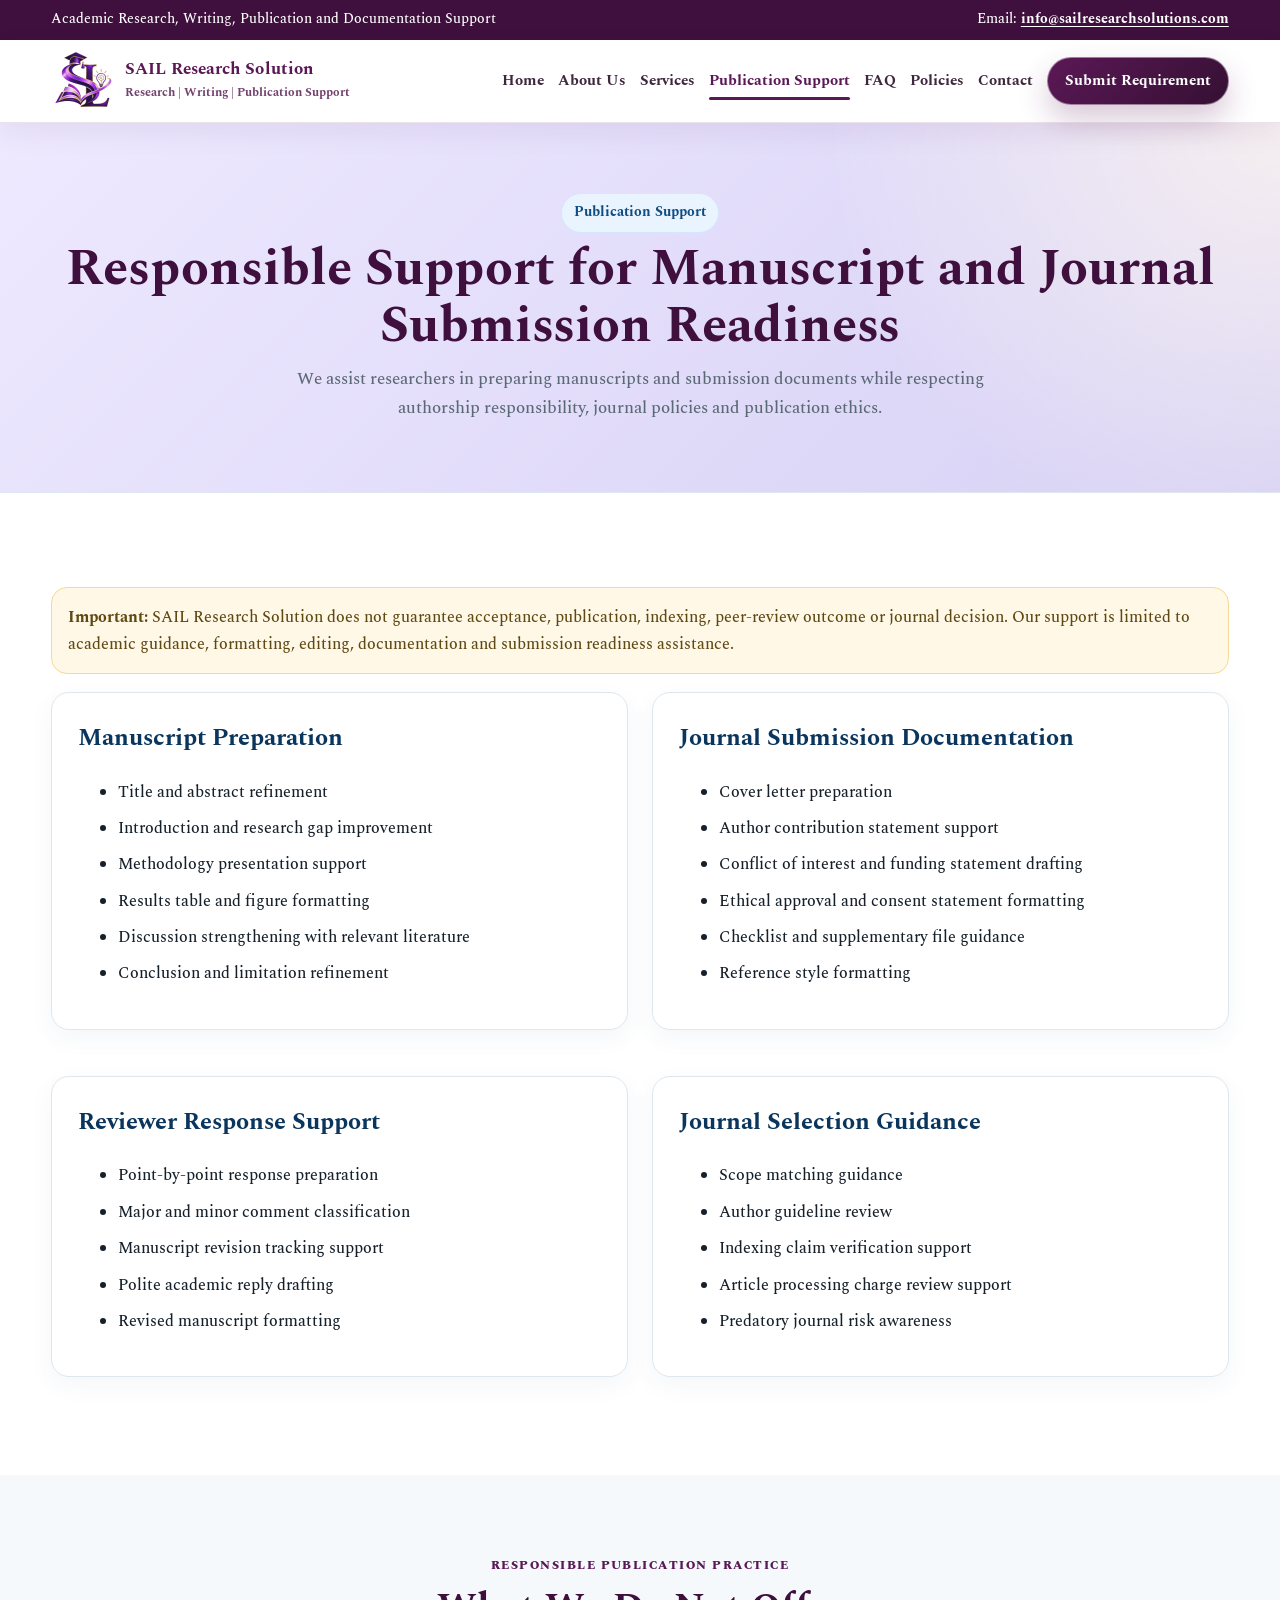
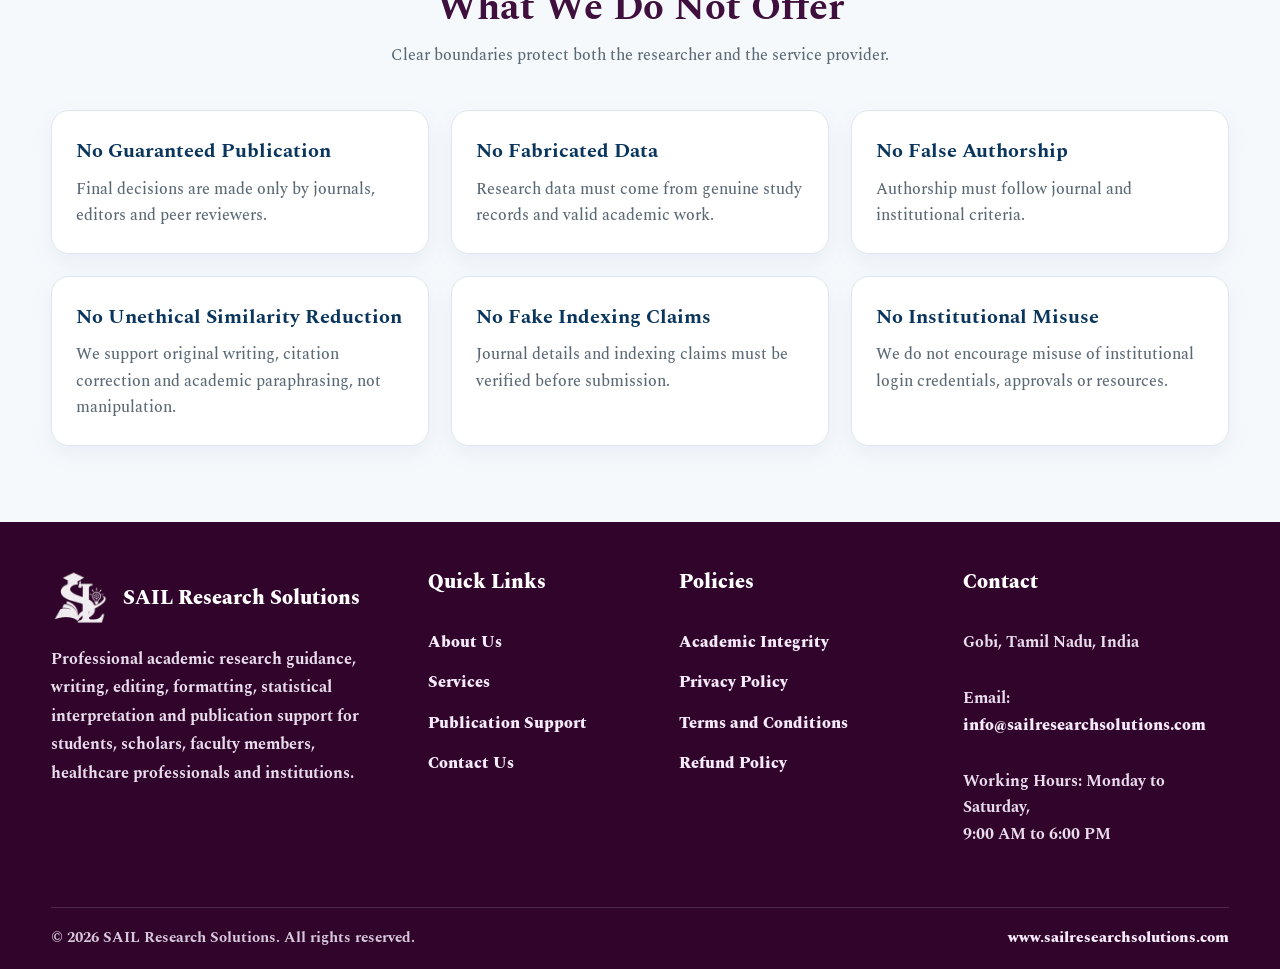
<file: publication-support.html>
<!doctype html>
<html lang="en">
<head>
  <meta charset="utf-8">
  <meta name="viewport" content="width=device-width, initial-scale=1">
  <title>Publication Support | SAIL Research Solution</title>
  <meta name="description" content="Responsible manuscript and journal submission support services.">
  <meta name="keywords" content="SAIL Research Solution, research support, manuscript editing, thesis support, publication assistance, pharmacy research, academic writing, statistical interpretation">
  <meta name="author" content="SAIL Research Solution">
  <meta property="og:title" content="Publication Support | SAIL Research Solution">
  <meta property="og:description" content="Responsible manuscript and journal submission support services.">
  <meta property="og:type" content="website">
  <link rel="preconnect" href="https://fonts.googleapis.com">
  <link rel="preconnect" href="https://fonts.gstatic.com" crossorigin>
  <link href="https://fonts.googleapis.com/css2?family=Spectral:wght@400;500;600;700;800&display=swap" rel="stylesheet">
    <link rel="icon" href="/assets/favicon.ico" sizes="any">
  <link rel="icon" type="image/png" sizes="32x32" href="/assets/favicon-32x32.png">
  <link rel="icon" type="image/png" sizes="16x16" href="/assets/favicon-16x16.png">
  <link rel="apple-touch-icon" sizes="180x180" href="/assets/apple-touch-icon.png">
  <link rel="manifest" href="/site.webmanifest">
  <link rel="canonical" href="https://www.sailresearchsolutions.com/publication-support.html">
  <link rel="stylesheet" href="assets/style.css">
</head>
<body>

<div class="topbar">
  <div class="container topbar-inner">
    <div>Academic Research, Writing, Publication and Documentation Support</div>
    <div>Email: <a class="email-link" href="mailto:info@sailresearchsolutions.com?subject=Website%20Enquiry%20-%20SAIL%20Research%20Solutions">info@sailresearchsolutions.com</a></div>
  </div>
</div>
<header class="main-header">
  <div class="container header-inner">
    <a class="brand" href="index.html" aria-label="SAIL Research Solution Home">
      <img src="assets/logo.png" alt="SAIL Research Solution logo">
      <span>
        <strong>SAIL Research Solution</strong>
        <small>Research | Writing | Publication Support</small>
      </span>
    </a>
    <button class="menu-toggle" aria-label="Open menu">☰</button>
    <nav class="main-nav" aria-label="Main navigation">
      <a href="index.html" class="">Home</a>
      <a href="about.html" class="">About Us</a>
      <a href="services.html" class="">Services</a>
      <a href="publication-support.html" class="active">Publication Support</a>
      <a href="faq.html" class="">FAQ</a>
      <a href="policies.html" class="">Policies</a>
      <a href="contact.html" class="">Contact</a>
      <a class="nav-button" href="submit-requirement.html">Submit Requirement</a>
    </nav>
  </div>
</header>

<section class="page-hero">
  <div class="container">
    <span class="kicker">Publication Support</span>
    <h1>Responsible Support for Manuscript and Journal Submission Readiness</h1>
    <p>We assist researchers in preparing manuscripts and submission documents while respecting authorship responsibility, journal policies and publication ethics.</p>
  </div>
</section>
<section class="section">
  <div class="container">
    <div class="notice">
      <strong>Important:</strong> SAIL Research Solution does not guarantee acceptance, publication, indexing, peer-review outcome or journal decision. Our support is limited to academic guidance, formatting, editing, documentation and submission readiness assistance.
    </div>
    <div class="grid-2">
      <div class="content-box">
        <h2>Manuscript Preparation</h2>
        <ul class="policy-list">
          <li>Title and abstract refinement</li>
          <li>Introduction and research gap improvement</li>
          <li>Methodology presentation support</li>
          <li>Results table and figure formatting</li>
          <li>Discussion strengthening with relevant literature</li>
          <li>Conclusion and limitation refinement</li>
        </ul>
      </div>
      <div class="content-box">
        <h2>Journal Submission Documentation</h2>
        <ul class="policy-list">
          <li>Cover letter preparation</li>
          <li>Author contribution statement support</li>
          <li>Conflict of interest and funding statement drafting</li>
          <li>Ethical approval and consent statement formatting</li>
          <li>Checklist and supplementary file guidance</li>
          <li>Reference style formatting</li>
        </ul>
      </div>
      <div class="content-box">
        <h2>Reviewer Response Support</h2>
        <ul class="policy-list">
          <li>Point-by-point response preparation</li>
          <li>Major and minor comment classification</li>
          <li>Manuscript revision tracking support</li>
          <li>Polite academic reply drafting</li>
          <li>Revised manuscript formatting</li>
        </ul>
      </div>
      <div class="content-box">
        <h2>Journal Selection Guidance</h2>
        <ul class="policy-list">
          <li>Scope matching guidance</li>
          <li>Author guideline review</li>
          <li>Indexing claim verification support</li>
          <li>Article processing charge review support</li>
          <li>Predatory journal risk awareness</li>
        </ul>
      </div>
    </div>
  </div>
</section>
<section class="section alt">
  <div class="container">
    <div class="section-title">
      <span class="eyebrow">Responsible Publication Practice</span>
      <h2>What We Do Not Offer</h2>
      <p>Clear boundaries protect both the researcher and the service provider.</p>
    </div>
    <div class="grid-3">
      <div class="card"><h3>No Guaranteed Publication</h3><p>Final decisions are made only by journals, editors and peer reviewers.</p></div>
      <div class="card"><h3>No Fabricated Data</h3><p>Research data must come from genuine study records and valid academic work.</p></div>
      <div class="card"><h3>No False Authorship</h3><p>Authorship must follow journal and institutional criteria.</p></div>
      <div class="card"><h3>No Unethical Similarity Reduction</h3><p>We support original writing, citation correction and academic paraphrasing, not manipulation.</p></div>
      <div class="card"><h3>No Fake Indexing Claims</h3><p>Journal details and indexing claims must be verified before submission.</p></div>
      <div class="card"><h3>No Institutional Misuse</h3><p>We do not encourage misuse of institutional login credentials, approvals or resources.</p></div>
    </div>
  </div>
</section>




<footer class="site-footer old-footer-restored transparent-logo-footer">
  <div class="container">
    <div class="old-footer-grid">
      <div class="old-footer-brand">
        <div class="old-footer-logo-line simple-logo-line">
          <a class="old-footer-logo transparent-logo" href="index.html" aria-label="SAIL Research Solution Home">
            <img src="assets/logo.png" alt="SAIL Research Solution logo">
          </a>
          <div>
            <h3>SAIL Research Solutions</h3>
          </div>
        </div>
        <p class="old-footer-about">
          Professional academic research guidance, writing, editing, formatting, statistical interpretation and publication support for students, scholars, faculty members, healthcare professionals and institutions.
        </p>
      </div>

      <div class="old-footer-col">
        <h4>Quick Links</h4>
        <a href="about.html">About Us</a>
        <a href="services.html">Services</a>
        <a href="publication-support.html">Publication Support</a>
        <a href="contact.html">Contact Us</a>
      </div>

      <div class="old-footer-col">
        <h4>Policies</h4>
        <a href="policies.html#academic-integrity">Academic Integrity</a>
        <a href="policies.html#privacy">Privacy Policy</a>
        <a href="policies.html#terms">Terms and Conditions</a>
        <a href="policies.html#refund">Refund Policy</a>
      </div>

      <div class="old-footer-col old-footer-contact">
        <h4>Contact</h4>
        <p>Gobi, Tamil Nadu, India</p>
        <p>Email:<br>
          <a href="mailto:info@sailresearchsolutions.com?subject=Website%20Enquiry%20-%20SAIL%20Research%20Solutions">info@sailresearchsolutions.com</a>
        </p>
        <p>Working Hours: Monday to Saturday,<br>9:00 AM to 6:00 PM</p>
      </div>
    </div>

    <div class="old-footer-bottom">
      <div>© 2026 SAIL Research Solutions. All rights reserved.</div>
      <div><a href="https://www.sailresearchsolutions.com">www.sailresearchsolutions.com</a></div>
    </div>
  </div>
</footer>


<script src="assets/script.js"></script>

</body>
</html>
</file>
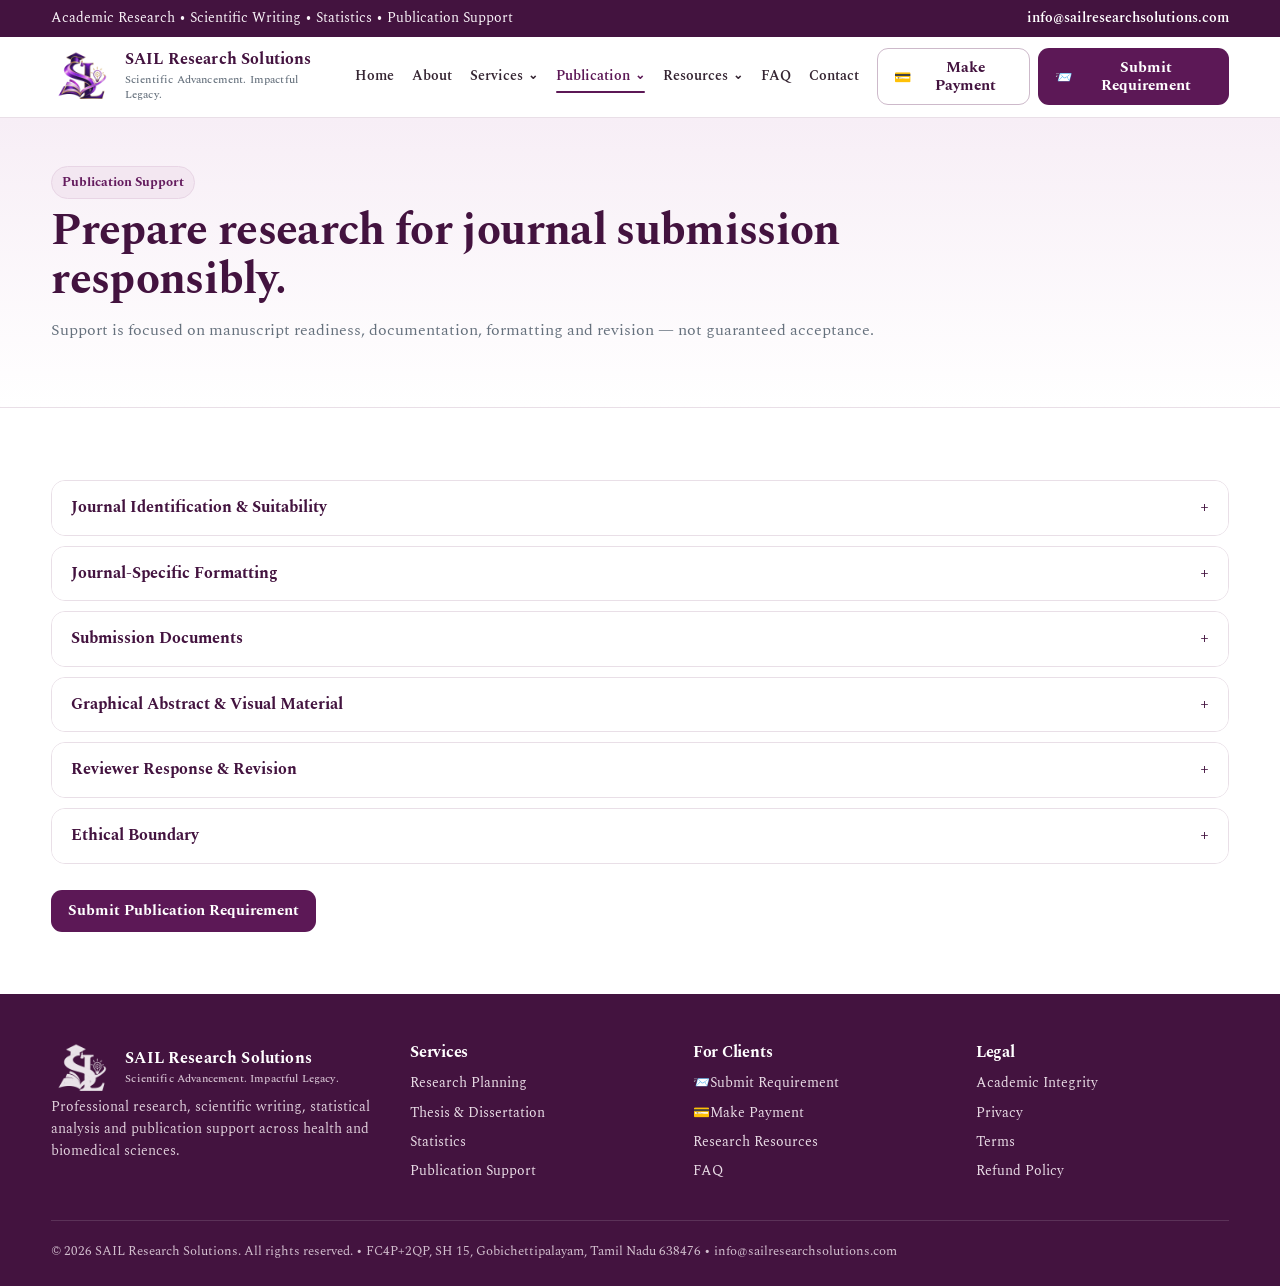
<file: publication.html>
<!doctype html>
<html lang="en">
<head>
  <meta charset="utf-8">
  <meta name="viewport" content="width=device-width,initial-scale=1">
  <meta name="description" content="Responsible manuscript and journal-submission support for health and biomedical research.">
  <title>Publication Support | SAIL Research Solutions</title>
  <link rel="icon" href="assets/favicon.ico?v=20260901" sizes="any">
  <link rel="icon" type="image/png" sizes="16x16" href="assets/favicon-16x16.png?v=20260901">
  <link rel="icon" type="image/png" sizes="32x32" href="assets/favicon-32x32.png?v=20260901">
  <link rel="apple-touch-icon" href="assets/apple-touch-icon.png?v=20260901">
  <meta name="theme-color" content="#5C1856">
  <link rel="manifest" href="site.webmanifest">
  <link rel="stylesheet" href="assets/styles.css">
</head>
<body>
<div class="topbar"><div class="container"><span>Academic Research • Scientific Writing • Statistics • Publication Support</span><a class="email-link" href="mailto:info@sailresearchsolutions.com?subject=Enquiry%20-%20SAIL%20Research%20Solutions" title="Email SAIL Research Solutions">info@sailresearchsolutions.com</a></div></div>
<nav class="navbar">
  <div class="container nav-wrap">
    <a class="brand" href="index.html" aria-label="SAIL Research Solutions Home">
      <img class="brand-logo" src="assets/sail-logo-2026.png?v=20260901" alt="SAIL Research Solutions emblem">
      <span class="brand-name">SAIL Research Solutions<small>Scientific Advancement. Impactful Legacy.</small></span>
    </a>
    <button class="menu-btn" aria-label="Open menu">☰</button>
    <div class="nav-links">
      <a href="index.html">Home</a><a href="about.html">About</a><div class="nav-menu nav-menu-services">
        <button class="nav-trigger" type="button" aria-expanded="false">Services <span class="nav-caret">⌄</span></button>
        <div class="mega-menu service-mega-menu" role="menu">
          <div class="mega-col mega-planning"><h4><span>🧭</span> Research Planning</h4>
            <a href="services.html#research-topic-selection">Research Topic Selection</a><a href="services.html#research-gap-identification">Research Gap Identification</a><a href="services.html#research-proposal">Research Proposal</a><a href="services.html#synopsis">Synopsis</a><a href="services.html#research-protocol">Research Protocol</a><a href="services.html#research-methodology">Methodology</a><a href="services.html#sample-size">Sample Size</a><a href="services.html#data-collection-tools">Data Collection Tools</a>
          </div>
          <div class="mega-col mega-thesis"><h4><span>📘</span> Thesis & Dissertation</h4>
            <a href="services.html#dissertation-planning">Dissertation Planning</a><a href="services.html#thesis-chapterization">Chapterization</a><a href="services.html#thesis-introduction">Introduction</a><a href="services.html#literature-review">Literature Review</a><a href="services.html#results-chapter">Results</a><a href="services.html#discussion">Discussion</a><a href="services.html#summary-conclusion">Summary & Conclusion</a><a href="services.html#thesis-formatting">Final Formatting</a>
          </div>
          <div class="mega-col mega-writing"><h4><span>✍️</span> Scientific Writing</h4>
            <a href="services.html#original-article">Original Research Article</a><a href="services.html#narrative-review">Narrative Review</a><a href="services.html#systematic-review">Systematic / Scoping Review</a><a href="services.html#case-report">Case Report / Case Series</a><a href="services.html#conference-abstract">Conference Abstract</a><a href="services.html#scientific-summary">Scientific Summary</a>
          </div>
          <div class="mega-col mega-editing"><h4><span>📝</span> Editing & Refinement</h4>
            <a href="services.html#manuscript-editing">Manuscript Editing</a><a href="services.html#thesis-editing">Thesis Editing</a><a href="services.html#proofreading">Proofreading</a><a href="services.html#academic-rewriting">Academic Rewriting</a><a href="services.html#reference-formatting">Reference Formatting</a><a href="services.html#similarity-interpretation">Similarity Interpretation</a>
          </div>
          <div class="mega-col mega-statistics"><h4><span>📊</span> Statistics & Data</h4>
            <a href="services.html#dataset-preparation">Dataset Preparation</a><a href="services.html#descriptive-statistics">Descriptive Statistics</a><a href="services.html#inferential-statistics">Inferential Statistics</a><a href="services.html#correlation-regression">Correlation & Regression</a><a href="services.html#sample-size-power">Sample Size / Power</a><a href="services.html#tables-graphs">Tables & Graphs</a><a href="services.html#results-interpretation">Results Interpretation</a>
          </div>
          <div class="mega-col mega-publication"><h4><span>📚</span> Publication Support</h4>
            <a href="services.html#journal-identification">Journal Identification</a><a href="services.html#journal-formatting">Journal Formatting</a><a href="services.html#cover-letter">Cover Letter</a><a href="services.html#submission-documents">Submission Documents</a><a href="services.html#reviewer-response">Reviewer Response</a><a href="services.html#revised-manuscript">Revised Manuscript</a><a href="services.html#graphical-abstract">Graphical Abstract</a>
          </div>
          <div class="mega-col mega-communication"><h4><span>🎤</span> Academic Communication</h4>
            <a href="services.html#powerpoint">Scientific PowerPoint</a><a href="services.html#conference-poster">Conference Poster</a><a href="services.html#journal-club">Journal Club</a><a href="services.html#case-presentation">Case Presentation</a><a href="services.html#teaching-resources">Teaching Material</a>
          </div>
          <div class="mega-col mega-institutional"><h4><span>🏛️</span> Institutional Support</h4>
            <a href="services.html#research-workshop">Research Workshops</a><a href="services.html#fdp-content">FDP Content</a><a href="services.html#research-documentation">Research Documentation</a><a href="services.html#publication-readiness">Publication Training</a><a href="services.html#institutional-support">Customized Support</a>
          </div>
          <div class="mega-footer"><a class="mega-all" href="services.html#service-directory">View complete service directory →</a></div>
        </div>
      </div><div class="nav-menu nav-menu-small">
        <button class="nav-trigger" type="button" aria-expanded="false">Publication <span class="nav-caret">⌄</span></button>
        <div class="mini-dropdown publication-dropdown">
          <a href="publication.html#journal-identification"><span>🔎</span><div><b>Journal Identification</b><small>Scope, indexing and suitability</small></div></a>
          <a href="publication.html#journal-formatting"><span>🧾</span><div><b>Journal Formatting</b><small>Guidelines, tables and references</small></div></a>
          <a href="publication.html#submission-documents"><span>📤</span><div><b>Submission Documents</b><small>Cover letter, title page and checklist</small></div></a>
          <a href="publication.html#graphical-abstract"><span>🎨</span><div><b>Graphical Abstract</b><small>Publication-oriented visual planning</small></div></a>
          <a href="publication.html#reviewer-response"><span>💬</span><div><b>Reviewer Response</b><small>Revision and point-by-point response</small></div></a>
        </div>
      </div><div class="nav-menu nav-menu-small">
        <button class="nav-trigger" type="button" aria-expanded="false">Resources <span class="nav-caret">⌄</span></button>
        <div class="mini-dropdown resources-dropdown">
          <a href="resources.html#research-tools"><span>🧮</span><div><b>Research Tools</b><small>Interactive calculators, checklists and utilities</small></div></a>
          <a href="resources.html#methodology"><span>🧭</span><div><b>Research Methodology</b><small>Design, sampling and outcomes</small></div></a>
          <a href="resources.html#writing"><span>✍️</span><div><b>Scientific Writing</b><small>Structure and academic communication</small></div></a>
          <a href="resources.html#statistics"><span>📊</span><div><b>Statistics &amp; Data</b><small>Analysis concepts and interpretation</small></div></a>
          <a href="resources.html#publication"><span>📚</span><div><b>Publication</b><small>Journal readiness and submission</small></div></a>
          <a href="resources.html#ethics"><span>⚖️</span><div><b>Research Ethics</b><small>Integrity and responsible conduct</small></div></a>
          <a href="resources.html#communication"><span>🎤</span><div><b>Academic Communication</b><small>Presentations and scientific visuals</small></div></a>
        </div>
      </div><a href="faq.html">FAQ</a><a href="contact.html">Contact</a>
    </div>
    <div class="nav-actions"><a class="btn btn-outline" href="payment.html"><span class="btn-ico" aria-hidden="true">💳</span>Make Payment</a><a class="btn btn-primary" href="submit.html"><span class="btn-ico" aria-hidden="true">📨</span>Submit Requirement</a></div>
  </div>
</nav><main><section class="page-hero"><div class="container"><span class="pill">Publication Support</span><h1>Prepare research for journal submission responsibly.</h1><p>Support is focused on manuscript readiness, documentation, formatting and revision — not guaranteed acceptance.</p></div></section><section><div class="container"><div class="accordion" id="journal-identification"><button>Journal Identification & Suitability<span data-symbol>+</span></button><div class="accordion-content"><ul><li>Scope fit</li><li>Article-type suitability</li><li>Indexing and journal information review</li><li>Author-guideline matching</li></ul></div></div><div class="accordion" id="journal-formatting"><button>Journal-Specific Formatting<span data-symbol>+</span></button><div class="accordion-content"><ul><li>Manuscript structure</li><li>Reference style</li><li>Tables and figures</li><li>Word-count and formatting requirements</li></ul></div></div><div class="accordion" id="submission-documents"><button>Submission Documents<span data-symbol>+</span></button><div class="accordion-content"><ul><li>Cover letter</li><li>Title page</li><li>Highlights</li><li>Author declarations where applicable</li><li>Submission checklist</li></ul></div></div><div class="accordion" id="graphical-abstract"><button>Graphical Abstract & Visual Material<span data-symbol>+</span></button><div class="accordion-content"><p>Concept development, layout planning, figure refinement and publication-oriented visual presentation.</p></div></div><div class="accordion" id="reviewer-response"><button>Reviewer Response & Revision<span data-symbol>+</span></button><div class="accordion-content"><ul><li>Response-to-reviewer structure</li><li>Point-by-point revision support</li><li>Change tracking</li><li>Revised manuscript consistency check</li></ul></div></div><div class="accordion" id="publication-ethics"><button>Ethical Boundary<span data-symbol>+</span></button><div class="accordion-content"><p>SAIL does not promise publication, create false authorship, fabricate data or misrepresent journal indexing. Final submission responsibility remains with the author(s).</p></div></div><div style="margin-top:26px"><a class="btn btn-primary" href="submit.html">Submit Publication Requirement</a></div></div></section></main>
<footer class="footer"><div class="container">
  <div class="footer-grid">
    <div><div class="brand footer-brand"><img class="brand-logo" src="assets/sail-logo-2026.png?v=20260901" alt="SAIL emblem"><span class="brand-name">SAIL Research Solutions<small>Scientific Advancement. Impactful Legacy.</small></span></div><p>Professional research, scientific writing, statistical analysis and publication support across health and biomedical sciences.</p></div>
    <div><h4>Services</h4><a href="services.html#planning">Research Planning</a><a href="services.html#thesis">Thesis & Dissertation</a><a href="services.html#statistics">Statistics</a><a href="publication.html">Publication Support</a></div>
    <div><h4>For Clients</h4><a href="submit.html"><span class="btn-ico" aria-hidden="true">📨</span>Submit Requirement</a><a href="payment.html"><span class="btn-ico" aria-hidden="true">💳</span>Make Payment</a><a href="resources.html">Research Resources</a><a href="faq.html">FAQ</a></div>
    <div><h4>Legal</h4><a href="policies.html#integrity">Academic Integrity</a><a href="policies.html#privacy">Privacy</a><a href="policies.html#terms">Terms</a><a href="policies.html#refund">Refund Policy</a></div>
  </div>
  <div class="footer-bottom">© 2026 SAIL Research Solutions. All rights reserved. • FC4P+2QP, SH 15, Gobichettipalayam, Tamil Nadu 638476 • info@sailresearchsolutions.com</div>
</div></footer>
<script src="assets/config.js"></script><script src="assets/site.js"></script>
</body></html>
</file>
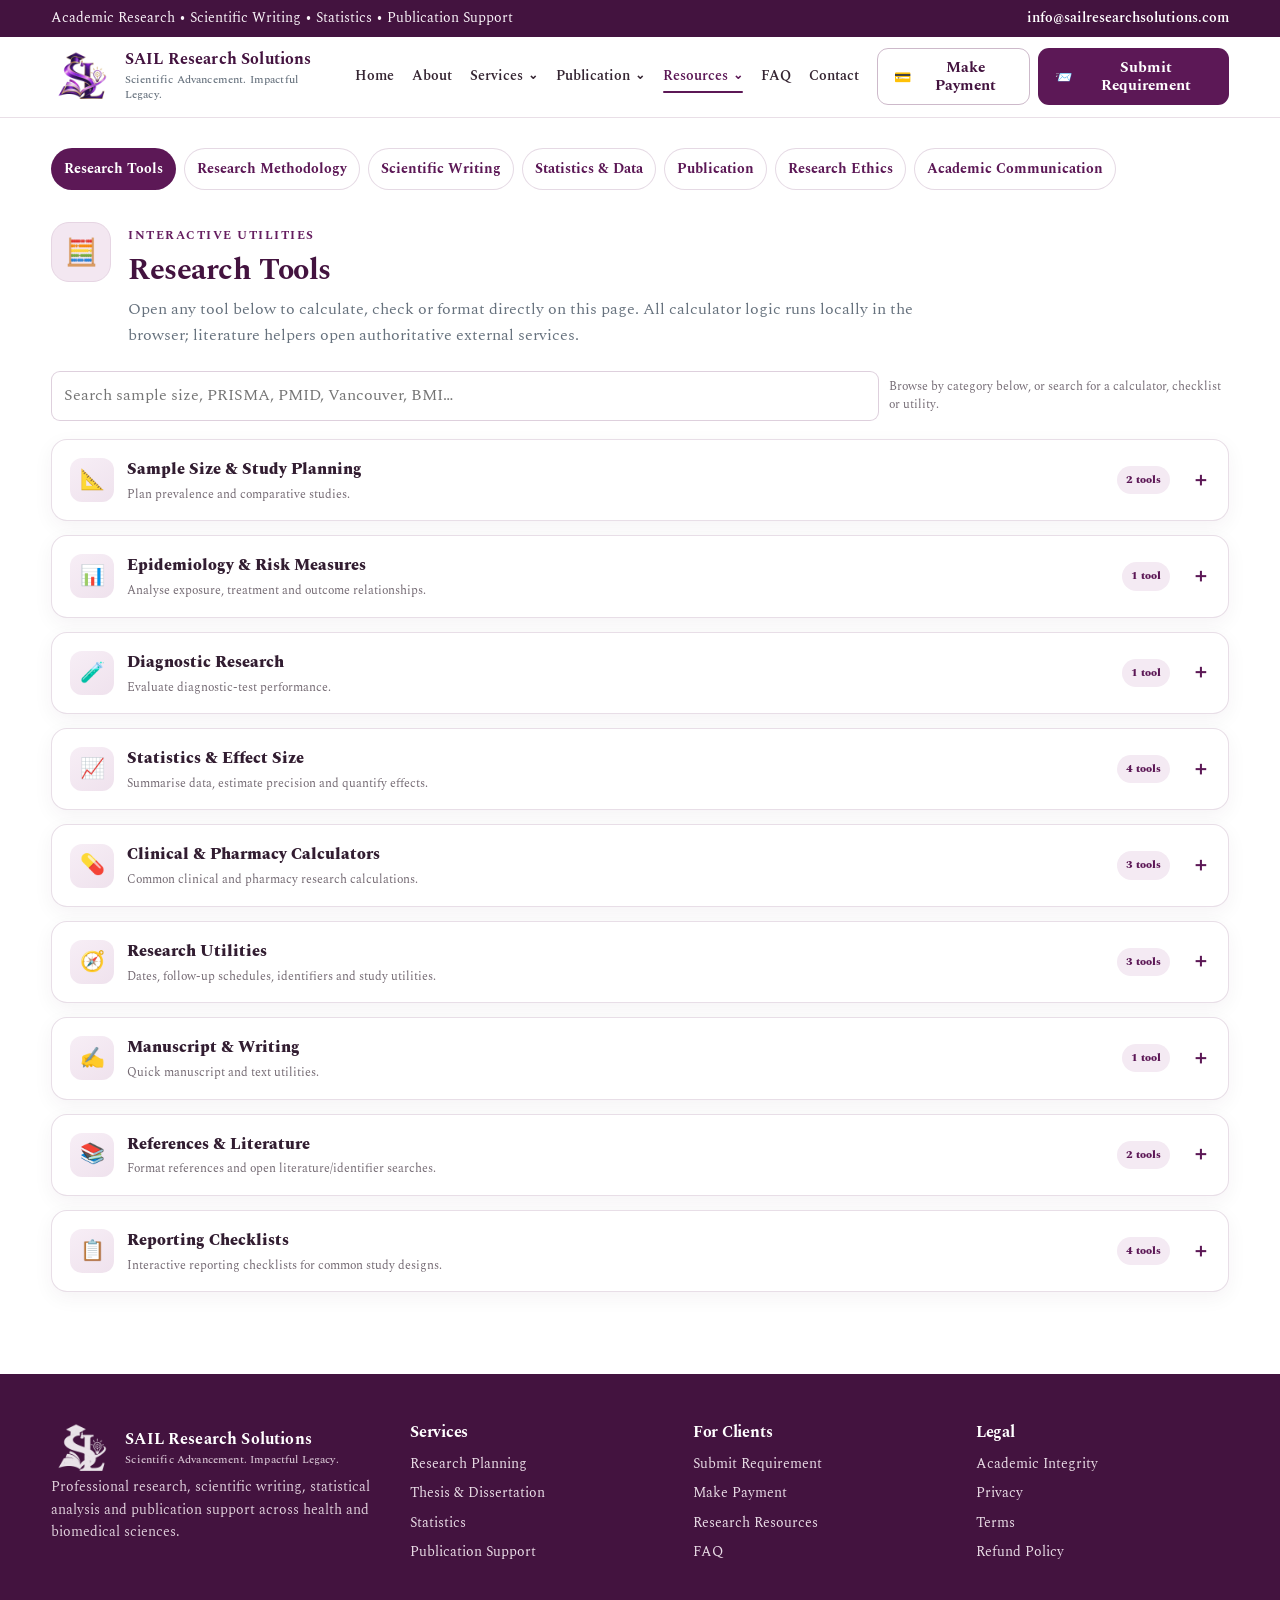
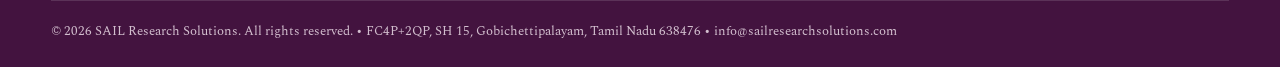
<file: resources.html>
<!DOCTYPE html>

<html lang="en">
<head>
<meta charset="utf-8"/><meta content="width=device-width,initial-scale=1" name="viewport"/>
<meta content="Detailed practical resources on research methodology, scientific writing, statistics, publication, research ethics and academic communication." name="description"/>
<title>Resources | SAIL Research Solutions</title>
<link href="assets/favicon.ico?v=20260901" rel="icon" sizes="any"/>
<link href="assets/favicon-16x16.png?v=20260901" rel="icon" sizes="16x16" type="image/png"/><link href="assets/favicon-32x32.png?v=20260901" rel="icon" sizes="32x32" type="image/png"/><link href="assets/apple-touch-icon.png?v=20260901" rel="apple-touch-icon"/><meta content="#5C1856" name="theme-color"/><link href="site.webmanifest" rel="manifest"/><link href="assets/styles.css" rel="stylesheet"/>
<style id="research-tools-inline-style">
.resource-view{display:none}.resource-view.active{display:block}
body.resource-filter .page-hero{display:none}
.resource-directory{padding-top:30px;padding-bottom:60px}
.resource-picker{display:flex;gap:8px;flex-wrap:wrap;margin-bottom:22px}
.resource-picker a{display:inline-flex;align-items:center;padding:9px 12px;border:1px solid rgba(92,24,86,.16);border-radius:999px;text-decoration:none;color:#5C1856;background:#fff;font-weight:700;font-size:.86rem}
.resource-picker a.current{background:#5C1856;color:#fff}
.resource-native-detail{border:1px solid rgba(92,24,86,.14);border-radius:12px;background:#fff;margin:10px 0;overflow:hidden}
.resource-native-detail summary{cursor:pointer;padding:15px 17px;font-weight:700;color:#3d203b;list-style:none;display:flex;justify-content:space-between;gap:12px}
.resource-native-detail summary::-webkit-details-marker{display:none}
.resource-native-detail summary::after{content:'+';font-size:1.25rem;color:#6f3a69}.resource-native-detail[open] summary::after{content:'−'}
.resource-native-detail-body{padding:0 17px 17px;color:#514652;line-height:1.65}
.tools-intro{margin-bottom:20px}.tools-intro h2{margin-bottom:8px}.tools-intro p{max-width:900px}
.tool-searchbar{display:grid;grid-template-columns:1fr 260px;gap:10px;margin:18px 0}
.tool-searchbar input,.tool-searchbar select,.tool-form input,.tool-form select,.tool-form textarea{width:100%;padding:11px 12px;border:1px solid rgba(92,24,86,.2);border-radius:9px;background:#fff;font:inherit}
.tool-grid{display:grid;grid-template-columns:repeat(2,minmax(0,1fr));gap:14px}
.tool-item{border:1px solid rgba(92,24,86,.15);border-radius:14px;background:#fff;overflow:hidden;box-shadow:0 5px 18px rgba(65,28,62,.05)}
.tool-item summary{cursor:pointer;padding:16px;list-style:none;display:flex;align-items:flex-start;gap:12px}.tool-item summary::-webkit-details-marker{display:none}
.tool-emoji{width:38px;height:38px;border-radius:10px;background:#f4eaf3;display:grid;place-items:center;flex:0 0 auto}.tool-title{font-weight:800;color:#321d31}.tool-sub{display:block;color:#746a73;font-size:.78rem;margin-top:3px;line-height:1.4}
.tool-item summary::after{content:'Open';margin-left:auto;color:#5C1856;font-weight:800;font-size:.76rem}.tool-item[open] summary::after{content:'Close'}
.tool-panel{border-top:1px solid rgba(92,24,86,.1);padding:16px}.tool-form{display:grid;grid-template-columns:repeat(2,minmax(0,1fr));gap:11px}.tool-form .full{grid-column:1/-1}.tool-form label{display:block;font-size:.76rem;font-weight:800;margin-bottom:5px}.tool-action{border:0;border-radius:9px;background:#5C1856;color:#fff;padding:10px 14px;font-weight:800;cursor:pointer}.tool-action.secondary{background:#f2e8f1;color:#5C1856}.tool-result{display:none;margin-top:13px;padding:13px;border:1px solid #cde5d5;border-radius:10px;background:#f3fbf5;color:#214f31;line-height:1.55}.tool-result.show{display:block}.tool-result pre{white-space:pre-wrap;margin:0;font:inherit}
.checklist-progress{height:9px;background:#eee5ed;border-radius:999px;overflow:hidden;margin:8px 0 12px}.checklist-progress span{display:block;height:100%;width:0;background:#5C1856}.check-row{display:flex;gap:9px;padding:8px 0;border-bottom:1px dashed #e8dfe7}.check-row input{margin-top:3px}
.tool-note{font-size:.75rem;color:#786f78;margin-top:10px}.external-actions{display:flex;gap:8px;flex-wrap:wrap;margin-top:10px}.external-actions a{display:inline-flex;text-decoration:none}
@media(max-width:760px){.tool-grid,.tool-searchbar,.tool-form{grid-template-columns:1fr}.resources-dropdown{max-height:72vh;overflow:auto}.tool-form .full{grid-column:auto}}


/* Categorised Research Tools layout */
.tool-searchbar-single{
  grid-template-columns:minmax(0,1fr) auto;
  align-items:center
}
.tool-search-hint{
  color:#766d76;
  font-size:.78rem;
  line-height:1.4;
  max-width:340px
}
.tool-category-list{
  display:grid;
  gap:14px
}
.tool-category{
  border:1px solid rgba(92,24,86,.14);
  border-radius:16px;
  background:#fff;
  overflow:hidden;
  box-shadow:0 6px 20px rgba(65,28,62,.05)
}
.tool-category>summary{
  list-style:none;
  cursor:pointer;
  display:flex;
  align-items:center;
  gap:13px;
  padding:17px 18px;
  min-height:72px
}
.tool-category>summary::-webkit-details-marker{display:none}
.tool-category>summary::after{
  content:"＋";
  margin-left:8px;
  color:#5C1856;
  font-size:1.2rem;
  font-weight:800
}
.tool-category[open]>summary::after{content:"−"}
.tool-category-icon{
  width:44px;
  height:44px;
  flex:0 0 44px;
  display:grid;
  place-items:center;
  border-radius:12px;
  background:linear-gradient(145deg,#f7eef6,#efe2ed);
  font-size:1.25rem
}
.tool-category-text{
  min-width:0;
  display:flex;
  flex-direction:column;
  gap:3px
}
.tool-category-title{
  color:#321d31;
  font-weight:800;
  font-size:1rem
}
.tool-category-sub{
  color:#746a73;
  font-size:.78rem;
  line-height:1.4
}
.tool-category-count{
  margin-left:auto;
  flex:0 0 auto;
  border-radius:999px;
  background:#f4eaf3;
  color:#5C1856;
  padding:5px 9px;
  font-size:.7rem;
  font-weight:800
}
.tool-category-body{
  border-top:1px solid rgba(92,24,86,.09);
  padding:14px
}
.tool-category-tools{
  display:flex;
  flex-wrap:wrap;
  align-items:flex-start;
  gap:12px
}
.tool-category-tools>.tool-item{
  flex:1 1 calc(50% - 6px);
  min-width:280px;
  align-self:flex-start;
  height:auto!important;
  min-height:0!important;
  margin:0
}
.tool-category-tools>.tool-item[open]{
  flex-basis:100%;
  width:100%
}
.tool-category-tools>.tool-item summary{
  min-height:72px
}
.tool-category-tools>.tool-item[open] summary{
  background:#fcf9fc
}
.tool-item[hidden],.tool-category[hidden]{display:none!important}
@media(max-width:760px){
  .tool-searchbar-single{grid-template-columns:1fr}
  .tool-category-tools>.tool-item{min-width:100%;flex-basis:100%}
  .tool-category-count{display:none}
  .tool-category>summary{align-items:flex-start}
}


/* Checklist print support */
.checklist-print-actions{
  display:flex;
  gap:8px;
  flex-wrap:wrap;
  margin-top:14px;
}
.checklist-print-btn{
  border:0;
  border-radius:9px;
  padding:9px 13px;
  background:#5C1856;
  color:#fff;
  font:inherit;
  font-size:.78rem;
  font-weight:800;
  cursor:pointer;
}
.checklist-print-btn:hover{filter:brightness(.96)}
.checklist-print-btn:focus-visible{
  outline:3px solid rgba(92,24,86,.22);
  outline-offset:2px;
}
#checklistPrintArea{display:none}
@media print{
  body.printing-checklist > *{
    display:none!important;
  }
  body.printing-checklist #checklistPrintArea{
    display:block!important;
    position:static!important;
    width:100%!important;
    max-width:none!important;
    margin:0!important;
    padding:0!important;
    color:#000!important;
    background:#fff!important;
  }
  #checklistPrintArea .checklist-print-actions,
  #checklistPrintArea summary::after{
    display:none!important;
  }
  #checklistPrintArea details{
    display:block!important;
    border:0!important;
    box-shadow:none!important;
    background:#fff!important;
  }
  #checklistPrintArea details > summary{
    display:block!important;
    padding:0 0 12px!important;
    border-bottom:1px solid #bbb!important;
    background:#fff!important;
    color:#000!important;
  }
  #checklistPrintArea .tool-body,
  #checklistPrintArea .checklist-body{
    display:block!important;
    padding:10px 0!important;
  }
  #checklistPrintArea input[type="checkbox"]{
    appearance:auto!important;
    -webkit-appearance:checkbox!important;
  }
  #checklistPrintArea a{
    color:#000!important;
    text-decoration:none!important;
  }
}


#checklistPrintArea{
  font-family:Arial,Helvetica,sans-serif;
  line-height:1.45;
}
#checklistPrintArea > div:first-child{
  padding-bottom:2px;
}
@media print{
  @page{margin:16mm}
  #checklistPrintArea h1{page-break-after:avoid}
  #checklistPrintArea .check-row,
  #checklistPrintArea label{page-break-inside:avoid}
}


.tool-field-hint{
  display:block;
  margin-top:5px;
  color:#7b707b;
  font-size:.7rem;
  line-height:1.35;
}
</style>
</head>
<body>
<div class="topbar"><div class="container"><span>Academic Research • Scientific Writing • Statistics • Publication Support</span><a class="email-link" href="mailto:info@sailresearchsolutions.com?subject=Enquiry%20-%20SAIL%20Research%20Solutions" title="Email SAIL Research Solutions">info@sailresearchsolutions.com</a></div></div>
<nav class="navbar"><div class="container nav-wrap"><a class="brand" href="index.html"><img alt="SAIL Research Solutions emblem" class="brand-logo" src="assets/sail-logo-2026.png?v=20260901"/><span class="brand-name">SAIL Research Solutions<small>Scientific Advancement. Impactful Legacy.</small></span></a><button aria-label="Open menu" class="menu-btn">☰</button><div class="nav-links">
<a href="index.html">Home</a><a href="about.html">About</a><div class="nav-menu nav-menu-services">
<button aria-expanded="false" class="nav-trigger" type="button">Services <span class="nav-caret">⌄</span></button>
<div class="mega-menu service-mega-menu" role="menu">
<div class="mega-col mega-planning"><h4><span>🧭</span> Research Planning</h4>
<a href="services.html#research-topic-selection">Research Topic Selection</a><a href="services.html#research-gap-identification">Research Gap Identification</a><a href="services.html#research-proposal">Research Proposal</a><a href="services.html#synopsis">Synopsis</a><a href="services.html#research-protocol">Research Protocol</a><a href="services.html#research-methodology">Methodology</a><a href="services.html#sample-size">Sample Size</a><a href="services.html#data-collection-tools">Data Collection Tools</a>
</div>
<div class="mega-col mega-thesis"><h4><span>📘</span> Thesis &amp; Dissertation</h4>
<a href="services.html#dissertation-planning">Dissertation Planning</a><a href="services.html#thesis-chapterization">Chapterization</a><a href="services.html#thesis-introduction">Introduction</a><a href="services.html#literature-review">Literature Review</a><a href="services.html#results-chapter">Results</a><a href="services.html#discussion">Discussion</a><a href="services.html#summary-conclusion">Summary &amp; Conclusion</a><a href="services.html#thesis-formatting">Final Formatting</a>
</div>
<div class="mega-col mega-writing"><h4><span>✍️</span> Scientific Writing</h4>
<a href="services.html#original-article">Original Research Article</a><a href="services.html#narrative-review">Narrative Review</a><a href="services.html#systematic-review">Systematic / Scoping Review</a><a href="services.html#case-report">Case Report / Case Series</a><a href="services.html#conference-abstract">Conference Abstract</a><a href="services.html#scientific-summary">Scientific Summary</a>
</div>
<div class="mega-col mega-editing"><h4><span>📝</span> Editing &amp; Refinement</h4>
<a href="services.html#manuscript-editing">Manuscript Editing</a><a href="services.html#thesis-editing">Thesis Editing</a><a href="services.html#proofreading">Proofreading</a><a href="services.html#academic-rewriting">Academic Rewriting</a><a href="services.html#reference-formatting">Reference Formatting</a><a href="services.html#similarity-interpretation">Similarity Interpretation</a>
</div>
<div class="mega-col mega-statistics"><h4><span>📊</span> Statistics &amp; Data</h4>
<a href="services.html#dataset-preparation">Dataset Preparation</a><a href="services.html#descriptive-statistics">Descriptive Statistics</a><a href="services.html#inferential-statistics">Inferential Statistics</a><a href="services.html#correlation-regression">Correlation &amp; Regression</a><a href="services.html#sample-size-power">Sample Size / Power</a><a href="services.html#tables-graphs">Tables &amp; Graphs</a><a href="services.html#results-interpretation">Results Interpretation</a>
</div>
<div class="mega-col mega-publication"><h4><span>📚</span> Publication Support</h4>
<a href="services.html#journal-identification">Journal Identification</a><a href="services.html#journal-formatting">Journal Formatting</a><a href="services.html#cover-letter">Cover Letter</a><a href="services.html#submission-documents">Submission Documents</a><a href="services.html#reviewer-response">Reviewer Response</a><a href="services.html#revised-manuscript">Revised Manuscript</a><a href="services.html#graphical-abstract">Graphical Abstract</a>
</div>
<div class="mega-col mega-communication"><h4><span>🎤</span> Academic Communication</h4>
<a href="services.html#powerpoint">Scientific PowerPoint</a><a href="services.html#conference-poster">Conference Poster</a><a href="services.html#journal-club">Journal Club</a><a href="services.html#case-presentation">Case Presentation</a><a href="services.html#teaching-resources">Teaching Material</a>
</div>
<div class="mega-col mega-institutional"><h4><span>🏛️</span> Institutional Support</h4>
<a href="services.html#research-workshop">Research Workshops</a><a href="services.html#fdp-content">FDP Content</a><a href="services.html#research-documentation">Research Documentation</a><a href="services.html#publication-readiness">Publication Training</a><a href="services.html#institutional-support">Customized Support</a>
</div>
<div class="mega-footer"><a class="mega-all" href="services.html#service-directory">View complete service directory →</a></div>
</div>
</div><div class="nav-menu nav-menu-small">
<button aria-expanded="false" class="nav-trigger" type="button">Publication <span class="nav-caret">⌄</span></button>
<div class="mini-dropdown publication-dropdown">
<a href="publication.html#journal-identification"><span>🔎</span><div><b>Journal Identification</b><small>Scope, indexing and suitability</small></div></a>
<a href="publication.html#journal-formatting"><span>🧾</span><div><b>Journal Formatting</b><small>Guidelines, tables and references</small></div></a>
<a href="publication.html#submission-documents"><span>📤</span><div><b>Submission Documents</b><small>Cover letter, title page and checklist</small></div></a>
<a href="publication.html#graphical-abstract"><span>🎨</span><div><b>Graphical Abstract</b><small>Publication-oriented visual planning</small></div></a>
<a href="publication.html#reviewer-response"><span>💬</span><div><b>Reviewer Response</b><small>Revision and point-by-point response</small></div></a>
</div>
</div><div class="nav-menu nav-menu-small">
<button aria-expanded="false" class="nav-trigger" type="button">Resources <span class="nav-caret">⌄</span></button>
<div class="mini-dropdown resources-dropdown">
<a href="resources.html#research-tools"><span>🧮</span><div><b>Research Tools</b><small>Interactive calculators, checklists and utilities</small></div></a>
<a href="resources.html#methodology"><span>🧭</span><div><b>Research Methodology</b><small>Design, sampling and outcomes</small></div></a>
<a href="resources.html#writing"><span>✍️</span><div><b>Scientific Writing</b><small>Structure and academic communication</small></div></a>
<a href="resources.html#statistics"><span>📊</span><div><b>Statistics &amp; Data</b><small>Analysis concepts and interpretation</small></div></a>
<a href="resources.html#publication"><span>📚</span><div><b>Publication</b><small>Journal readiness and submission</small></div></a>
<a href="resources.html#ethics"><span>⚖️</span><div><b>Research Ethics</b><small>Integrity and responsible conduct</small></div></a>
<a href="resources.html#communication"><span>🎤</span><div><b>Academic Communication</b><small>Presentations and scientific visuals</small></div></a>
</div>
</div><a href="faq.html">FAQ</a><a href="contact.html">Contact</a>
</div>
<div class="nav-actions"><a class="btn btn-outline" href="payment.html"><span aria-hidden="true" class="btn-ico">💳</span>Make Payment</a><a class="btn btn-primary" href="submit.html"><span aria-hidden="true" class="btn-ico">📨</span>Submit Requirement</a></div></div></nav>
<main><section class="page-hero"><div class="container"><span class="pill">Research Resources</span><h1>Research Tools and practical guidance.</h1><p>Select one Resources item from the dropdown. Only that selected section is displayed. Research Tools contains calculators, live checklists, PMID/DOI helpers and reference formatting.</p></div></section><section class="resource-directory"><div class="container"><div aria-label="Resource sections" class="resource-picker">
<a data-resource-link="research-tools" href="#research-tools">Research Tools</a><a data-resource-link="methodology" href="#methodology">Research Methodology</a><a data-resource-link="writing" href="#writing">Scientific Writing</a><a data-resource-link="statistics" href="#statistics">Statistics &amp; Data</a><a data-resource-link="publication" href="#publication">Publication</a><a data-resource-link="ethics" href="#ethics">Research Ethics</a><a data-resource-link="communication" href="#communication">Academic Communication</a></div><section class="resource-topic resource-view" id="research-tools"><div class="resource-topic-head"><span class="feature-icon feature-icon-lg">🧮</span><div><span class="eyebrow">Interactive utilities</span><h2>Research Tools</h2><p>Open any tool below to calculate, check or format directly on this page. All calculator logic runs locally in the browser; literature helpers open authoritative external services.</p></div></div><div class="tool-searchbar tool-searchbar-single"><input id="toolSearch" placeholder="Search sample size, PRISMA, PMID, Vancouver, BMI…"/><div class="tool-search-hint">Browse by category below, or search for a calculator, checklist or utility.</div></div><div class="tool-category-list" id="toolCategories"><details class="tool-category" data-category-name="sample size &amp; study planning"><summary><span class="tool-category-icon">📐</span><span class="tool-category-text"><span class="tool-category-title">Sample Size &amp; Study Planning</span><span class="tool-category-sub">Plan prevalence and comparative studies.</span></span><span class="tool-category-count">2 tools</span></summary><div class="tool-category-body"><div class="tool-category-tools"><details class="tool-item" data-cat="Sample Size" data-group="Sample Size &amp; Study Planning" data-name="prevalence study sample size"><summary><span class="tool-emoji">📐</span><span><span class="tool-title">Prevalence Study Sample Size</span><span class="tool-sub">Single-proportion/prevalence sample size with non-response adjustment.</span></span></summary><div class="tool-panel"><form class="tool-form" data-calc="prevalence"><div><label>Expected prevalence (%)</label><input max="99.99" min="0.01" name="p" step="0.01" type="number" value="50" inputmode="decimal"/><small class="tool-field-hint">Enter a percentage; decimal values such as 24.7 are accepted.</small></div><div><label>Margin of error (%)</label><input max="99.99" min="0.01" name="d" step="0.01" type="number" value="5" inputmode="decimal"/></div><div><label>Confidence level</label><select name="z"><option value="1.645">90%</option><option selected="" value="1.96">95%</option><option value="2.576">99%</option></select></div><div><label>Non-response (%)</label><input max="95" min="0" name="loss" step="0.01" type="number" value="0" inputmode="decimal"/></div><div class="full"><button class="tool-action" type="submit">Calculate sample size</button></div></form><div aria-live="polite" class="tool-result"></div></div></details><details class="tool-item" data-cat="Sample Size" data-group="Sample Size &amp; Study Planning" data-name="two-proportion sample size"><summary><span class="tool-emoji">📐</span><span><span class="tool-title">Two-Proportion Sample Size</span><span class="tool-sub">Approximate equal-group sample size for comparing two proportions.</span></span></summary><div class="tool-panel"><form class="tool-form" data-calc="twoprop"><div><label>Proportion 1 (%)</label><input name="p1" type="number" value="20"/></div><div><label>Proportion 2 (%)</label><input name="p2" type="number" value="10"/></div><div><label>Power (%)</label><select name="power"><option>80</option><option>90</option><option>95</option></select></div><div><label>Alpha</label><select name="alpha"><option value="0.05">0.05</option><option value="0.01">0.01</option></select></div><div class="full"><button class="tool-action" type="submit">Calculate</button></div></form><div aria-live="polite" class="tool-result"></div></div></details></div></div></details><details class="tool-category" data-category-name="epidemiology &amp; risk measures"><summary><span class="tool-category-icon">📊</span><span class="tool-category-text"><span class="tool-category-title">Epidemiology &amp; Risk Measures</span><span class="tool-category-sub">Analyse exposure, treatment and outcome relationships.</span></span><span class="tool-category-count">1 tool</span></summary><div class="tool-category-body"><div class="tool-category-tools"><details class="tool-item" data-cat="Epidemiology" data-group="Epidemiology &amp; Risk Measures" data-name="2×2 epidemiology analyzer"><summary><span class="tool-emoji">📊</span><span><span class="tool-title">2×2 Epidemiology Analyzer</span><span class="tool-sub">Odds ratio, relative risk, risk difference and NNT/NNH.</span></span></summary><div class="tool-panel"><form class="tool-form" data-calc="epi"><div><label>Exposed/Treatment outcome + (a)</label><input name="a" type="number" value="36"/></div><div><label>Exposed/Treatment outcome − (b)</label><input name="b" type="number" value="110"/></div><div><label>Control outcome + (c)</label><input name="c" type="number" value="18"/></div><div><label>Control outcome − (d)</label><input name="d" type="number" value="212"/></div><div class="full"><button class="tool-action" type="submit">Calculate OR, RR and NNT/NNH</button></div></form><div aria-live="polite" class="tool-result"></div></div></details></div></div></details><details class="tool-category" data-category-name="diagnostic research"><summary><span class="tool-category-icon">🧪</span><span class="tool-category-text"><span class="tool-category-title">Diagnostic Research</span><span class="tool-category-sub">Evaluate diagnostic-test performance.</span></span><span class="tool-category-count">1 tool</span></summary><div class="tool-category-body"><div class="tool-category-tools"><details class="tool-item" data-cat="Diagnostic" data-group="Diagnostic Research" data-name="diagnostic test analyzer"><summary><span class="tool-emoji">🧪</span><span><span class="tool-title">Diagnostic Test Analyzer</span><span class="tool-sub">Sensitivity, specificity, predictive values, LR+/LR− and accuracy.</span></span></summary><div class="tool-panel"><form class="tool-form" data-calc="diag"><div><label>True positive</label><input name="tp" type="number" value="92"/></div><div><label>False positive</label><input name="fp" type="number" value="18"/></div><div><label>False negative</label><input name="fn" type="number" value="8"/></div><div><label>True negative</label><input name="tn" type="number" value="82"/></div><div class="full"><button class="tool-action" type="submit">Calculate diagnostic measures</button></div></form><div aria-live="polite" class="tool-result"></div></div></details></div></div></details><details class="tool-category" data-category-name="statistics &amp; effect size"><summary><span class="tool-category-icon">📈</span><span class="tool-category-text"><span class="tool-category-title">Statistics &amp; Effect Size</span><span class="tool-category-sub">Summarise data, estimate precision and quantify effects.</span></span><span class="tool-category-count">4 tools</span></summary><div class="tool-category-body"><div class="tool-category-tools"><details class="tool-item" data-cat="Statistics" data-group="Statistics &amp; Effect Size" data-name="descriptive statistics"><summary><span class="tool-emoji">📈</span><span><span class="tool-title">Descriptive Statistics</span><span class="tool-sub">Mean, median, SD, variance, SE, quartiles, IQR and CV.</span></span></summary><div class="tool-panel"><form class="tool-form" data-calc="desc"><div class="full"><label>Numeric data (comma, space or line separated)</label><textarea name="data">12,14,18,22,13,19,21</textarea></div><div class="full"><button class="tool-action" type="submit">Analyse data</button></div></form><div aria-live="polite" class="tool-result"></div></div></details><details class="tool-item" data-cat="Statistics" data-group="Statistics &amp; Effect Size" data-name="confidence interval"><summary><span class="tool-emoji">🎯</span><span><span class="tool-title">Confidence Interval</span><span class="tool-sub">Calculate a normal-approximation confidence interval from estimate and SE.</span></span></summary><div class="tool-panel"><form class="tool-form" data-calc="ci"><div><label>Estimate / mean</label><input name="est" type="number" value="50"/></div><div><label>Standard error</label><input name="se" type="number" value="2.5"/></div><div><label>Confidence level</label><select name="z"><option value="1.645">90%</option><option selected="" value="1.96">95%</option><option value="2.576">99%</option></select></div><div class="full"><button class="tool-action" type="submit">Calculate interval</button></div></form><div aria-live="polite" class="tool-result"></div></div></details><details class="tool-item" data-cat="Statistics" data-group="Statistics &amp; Effect Size" data-name="pearson correlation"><summary><span class="tool-emoji">🔗</span><span><span class="tool-title">Pearson Correlation</span><span class="tool-sub">Correlation coefficient for paired numeric observations.</span></span></summary><div class="tool-panel"><form class="tool-form" data-calc="corr"><div><label>X values</label><textarea name="x">1,2,3,4,5</textarea></div><div><label>Y values</label><textarea name="y">2,4,4,8,10</textarea></div><div class="full"><button class="tool-action" type="submit">Calculate Pearson r</button></div></form><div aria-live="polite" class="tool-result"></div></div></details><details class="tool-item" data-cat="Effect Size" data-group="Statistics &amp; Effect Size" data-name="cohen's d"><summary><span class="tool-emoji">📏</span><span><span class="tool-title">Cohen's d</span><span class="tool-sub">Standardized mean difference using pooled SD.</span></span></summary><div class="tool-panel"><form class="tool-form" data-calc="cohend"><div><label>Mean 1</label><input name="m1" type="number" value="20"/></div><div><label>Mean 2</label><input name="m2" type="number" value="15"/></div><div><label>SD 1</label><input name="s1" type="number" value="6"/></div><div><label>SD 2</label><input name="s2" type="number" value="5"/></div><div><label>n1</label><input name="n1" type="number" value="50"/></div><div><label>n2</label><input name="n2" type="number" value="50"/></div><div class="full"><button class="tool-action" type="submit">Calculate Cohen's d</button></div></form><div aria-live="polite" class="tool-result"></div></div></details></div></div></details><details class="tool-category" data-category-name="clinical &amp; pharmacy calculators"><summary><span class="tool-category-icon">💊</span><span class="tool-category-text"><span class="tool-category-title">Clinical &amp; Pharmacy Calculators</span><span class="tool-category-sub">Common clinical and pharmacy research calculations.</span></span><span class="tool-category-count">3 tools</span></summary><div class="tool-category-body"><div class="tool-category-tools"><details class="tool-item" data-cat="Clinical" data-group="Clinical &amp; Pharmacy Calculators" data-name="bmi &amp; body surface area"><summary><span class="tool-emoji">⚕️</span><span><span class="tool-title">BMI &amp; Body Surface Area</span><span class="tool-sub">BMI and Mosteller BSA from height and weight.</span></span></summary><div class="tool-panel"><form class="tool-form" data-calc="bmi"><div><label>Weight (kg)</label><input name="w" type="number" value="70"/></div><div><label>Height (cm)</label><input name="h" type="number" value="170"/></div><div class="full"><button class="tool-action" type="submit">Calculate BMI and BSA</button></div></form><div aria-live="polite" class="tool-result"></div></div></details><details class="tool-item" data-cat="Clinical" data-group="Clinical &amp; Pharmacy Calculators" data-name="cockcroft–gault creatinine clearance"><summary><span class="tool-emoji">💊</span><span><span class="tool-title">Cockcroft–Gault Creatinine Clearance</span><span class="tool-sub">Estimated creatinine clearance using Cockcroft–Gault.</span></span></summary><div class="tool-panel"><form class="tool-form" data-calc="crcl"><div><label>Age (years)</label><input name="age" type="number" value="65"/></div><div><label>Weight (kg)</label><input name="w" type="number" value="70"/></div><div><label>Serum creatinine (mg/dL)</label><input name="scr" step="0.1" type="number" value="1.2"/></div><div><label>Sex</label><select name="sex"><option value="m">Male</option><option value="f">Female</option></select></div><div class="full"><button class="tool-action" type="submit">Calculate CrCl</button></div></form><div aria-live="polite" class="tool-result"></div><div class="tool-note">Educational/research use. Confirm equation and weight selection for the intended clinical context.</div></div></details><details class="tool-item" data-cat="Clinical" data-group="Clinical &amp; Pharmacy Calculators" data-name="qtc calculator"><summary><span class="tool-emoji">❤️</span><span><span class="tool-title">QTc Calculator</span><span class="tool-sub">Bazett and Fridericia corrected QT interval.</span></span></summary><div class="tool-panel"><form class="tool-form" data-calc="qtc"><div><label>QT interval (ms)</label><input name="qt" type="number" value="400"/></div><div><label>Heart rate (bpm)</label><input name="hr" type="number" value="75"/></div><div class="full"><button class="tool-action" type="submit">Calculate QTc</button></div></form><div aria-live="polite" class="tool-result"></div></div></details></div></div></details><details class="tool-category" data-category-name="research utilities"><summary><span class="tool-category-icon">🧭</span><span class="tool-category-text"><span class="tool-category-title">Research Utilities</span><span class="tool-category-sub">Dates, follow-up schedules, identifiers and study utilities.</span></span><span class="tool-category-count">3 tools</span></summary><div class="tool-category-body"><div class="tool-category-tools"><details class="tool-item" data-cat="Research Utility" data-group="Research Utilities" data-name="date difference &amp; follow-up scheduler"><summary><span class="tool-emoji">📅</span><span><span class="tool-title">Date Difference &amp; Follow-up Scheduler</span><span class="tool-sub">Study duration and follow-up dates from a baseline date.</span></span></summary><div class="tool-panel"><form class="tool-form" data-calc="dates"><div><label>Start date</label><input name="start" type="date"/></div><div><label>End date</label><input name="end" type="date"/></div><div><label>Follow-up months</label><input name="months" value="1,3,6,12"/></div><div class="full"><button class="tool-action" type="submit">Calculate dates</button></div></form><div aria-live="polite" class="tool-result"></div></div></details><details class="tool-item" data-cat="Research Utility" data-group="Research Utilities" data-name="percentage change"><summary><span class="tool-emoji">％</span><span><span class="tool-title">Percentage Change</span><span class="tool-sub">Percentage change and percentage difference.</span></span></summary><div class="tool-panel"><form class="tool-form" data-calc="pct"><div><label>Initial value</label><input name="a" type="number" value="100"/></div><div><label>Final value</label><input name="b" type="number" value="125"/></div><div class="full"><button class="tool-action" type="submit">Calculate change</button></div></form><div aria-live="polite" class="tool-result"></div></div></details><details class="tool-item" data-cat="Research Utility" data-group="Research Utilities" data-name="participant id generator"><summary><span class="tool-emoji">🆔</span><span><span class="tool-title">Participant ID Generator</span><span class="tool-sub">Generate sequential participant identifiers.</span></span></summary><div class="tool-panel"><form class="tool-form" data-calc="ids"><div><label>Prefix</label><input name="prefix" value="P"/></div><div><label>Count</label><input max="500" min="1" name="count" type="number" value="20"/></div><div class="full"><button class="tool-action" type="submit">Generate IDs</button></div></form><div aria-live="polite" class="tool-result"></div></div></details></div></div></details><details class="tool-category" data-category-name="manuscript &amp; writing"><summary><span class="tool-category-icon">✍️</span><span class="tool-category-text"><span class="tool-category-title">Manuscript &amp; Writing</span><span class="tool-category-sub">Quick manuscript and text utilities.</span></span><span class="tool-category-count">1 tool</span></summary><div class="tool-category-body"><div class="tool-category-tools"><details class="tool-item" data-cat="Writing" data-group="Manuscript &amp; Writing" data-name="manuscript word / character counter"><summary><span class="tool-emoji">✍️</span><span><span class="tool-title">Manuscript Word / Character Counter</span><span class="tool-sub">Word, character, sentence and approximate reading-time counts.</span></span></summary><div class="tool-panel"><form class="tool-form" data-calc="text"><div class="full"><label>Paste manuscript text</label><textarea name="text"></textarea></div><div class="full"><button class="tool-action" type="submit">Analyse text</button></div></form><div aria-live="polite" class="tool-result"></div></div></details></div></div></details><details class="tool-category" data-category-name="references &amp; literature"><summary><span class="tool-category-icon">📚</span><span class="tool-category-text"><span class="tool-category-title">References &amp; Literature</span><span class="tool-category-sub">Format references and open literature/identifier searches.</span></span><span class="tool-category-count">2 tools</span></summary><div class="tool-category-body"><div class="tool-category-tools"><details class="tool-item" data-cat="References" data-group="References &amp; Literature" data-name="reference formatter"><summary><span class="tool-emoji">📚</span><span><span class="tool-title">Reference Formatter</span><span class="tool-sub">Vancouver, AMA, APA, Harvard, NLM, IEEE and other common styles.</span></span></summary><div class="tool-panel"><form class="tool-form" data-calc="ref"><div><label>Style</label><select name="style"><option>Vancouver</option><option>AMA</option><option>APA</option><option>Harvard</option><option>NLM</option><option>IEEE</option><option>Chicago Author-Date</option><option>MLA</option><option>ACS</option></select></div><div><label>Year</label><input name="year" value="2026"/></div><div class="full"><label>Authors (semicolon separated)</label><input name="authors" placeholder="Lewis I, Smith A"/></div><div class="full"><label>Article title</label><input name="title"/></div><div><label>Journal</label><input name="journal"/></div><div><label>Volume</label><input name="vol"/></div><div><label>Issue</label><input name="issue"/></div><div><label>Pages / article number</label><input name="pages"/></div><div class="full"><label>DOI</label><input name="doi"/></div><div class="full"><button class="tool-action" type="submit">Format reference</button></div></form><div aria-live="polite" class="tool-result"></div></div></details><details class="tool-item" data-cat="Literature" data-group="References &amp; Literature" data-name="pmid / doi / literature helper"><summary><span class="tool-emoji">🔎</span><span><span class="tool-title">PMID / DOI / Literature Helper</span><span class="tool-sub">Open authoritative PubMed, DOI, Crossref, ClinicalTrials.gov or CTRI searches.</span></span></summary><div class="tool-panel"><form class="tool-form" data-calc="literature"><div class="full"><label>PMID, DOI, article title or keywords</label><input name="q" placeholder="e.g. 12345678 or 10.xxxx/xxxxx"/></div><div><label>Open with</label><select name="service"><option value="pubmed">PubMed / PMID</option><option value="doi">DOI Resolver</option><option value="crossref">Crossref Search</option><option value="clinicaltrials">ClinicalTrials.gov</option><option value="ctri">CTRI</option></select></div><div class="full"><button class="tool-action" type="submit">Open authoritative resource</button></div></form><div aria-live="polite" class="tool-result"></div></div></details></div></div></details><details class="tool-category" data-category-name="reporting checklists"><summary><span class="tool-category-icon">📋</span><span class="tool-category-text"><span class="tool-category-title">Reporting Checklists</span><span class="tool-category-sub">Interactive reporting checklists for common study designs.</span></span><span class="tool-category-count">4 tools</span></summary><div class="tool-category-body"><div class="tool-category-tools"><details class="tool-item" data-cat="Checklist" data-group="Reporting Checklists" data-name="prisma checklist"><summary><span class="tool-emoji">📋</span><span><span class="tool-title">PRISMA Checklist</span><span class="tool-sub">Live reporting checklist with completion progress.</span></span></summary><div class="tool-panel"><div class="checklist-box" data-checklist=""><strong>Completion: <span class="check-pct">0%</span></strong><div class="checklist-progress"><span></span></div><label class="check-row"><input type="checkbox"/><span>Identify the report as a systematic review.</span></label><label class="check-row"><input type="checkbox"/><span>Use a structured abstract.</span></label><label class="check-row"><input type="checkbox"/><span>State rationale and objectives.</span></label><label class="check-row"><input type="checkbox"/><span>Specify eligibility criteria.</span></label><label class="check-row"><input type="checkbox"/><span>List information sources and search dates.</span></label><label class="check-row"><input type="checkbox"/><span>Provide the full search strategy.</span></label><label class="check-row"><input type="checkbox"/><span>Describe study-selection and data-collection methods.</span></label><label class="check-row"><input type="checkbox"/><span>Define outcomes and data items.</span></label><label class="check-row"><input type="checkbox"/><span>Describe risk-of-bias assessment.</span></label><label class="check-row"><input type="checkbox"/><span>Describe synthesis methods.</span></label><label class="check-row"><input type="checkbox"/><span>Report study-selection results.</span></label><label class="check-row"><input type="checkbox"/><span>Describe included studies.</span></label><label class="check-row"><input type="checkbox"/><span>Report risk-of-bias results.</span></label><label class="check-row"><input type="checkbox"/><span>Report synthesis results.</span></label><label class="check-row"><input type="checkbox"/><span>Discuss limitations and implications.</span></label><label class="check-row"><input type="checkbox"/><span>Report registration, protocol, support and competing interests.</span></label><div class="external-actions"><button class="tool-action secondary" data-reset-checklist="" type="button">Reset</button></div><div class="tool-note">Verify the current official guideline and relevant extension before manuscript submission.</div></div></div><div class="checklist-print-actions"><button class="checklist-print-btn" data-print-checklist="true" type="button">🖨️ Print Checklist</button></div></details><details class="tool-item" data-cat="Checklist" data-group="Reporting Checklists" data-name="strobe checklist"><summary><span class="tool-emoji">📋</span><span><span class="tool-title">STROBE Checklist</span><span class="tool-sub">Live reporting checklist with completion progress.</span></span></summary><div class="tool-panel"><div class="checklist-box" data-checklist=""><strong>Completion: <span class="check-pct">0%</span></strong><div class="checklist-progress"><span></span></div><label class="check-row"><input type="checkbox"/><span>Identify the observational study design in title or abstract.</span></label><label class="check-row"><input type="checkbox"/><span>Explain background and rationale.</span></label><label class="check-row"><input type="checkbox"/><span>State objectives or hypotheses.</span></label><label class="check-row"><input type="checkbox"/><span>Describe study design, setting and dates.</span></label><label class="check-row"><input type="checkbox"/><span>Describe participants and eligibility.</span></label><label class="check-row"><input type="checkbox"/><span>Define variables and outcomes.</span></label><label class="check-row"><input type="checkbox"/><span>Describe data sources and measurement.</span></label><label class="check-row"><input type="checkbox"/><span>Address bias and study size.</span></label><label class="check-row"><input type="checkbox"/><span>Describe statistical methods.</span></label><label class="check-row"><input type="checkbox"/><span>Report participant numbers and descriptive data.</span></label><label class="check-row"><input type="checkbox"/><span>Report outcome data and main results with precision.</span></label><label class="check-row"><input type="checkbox"/><span>Report additional analyses.</span></label><label class="check-row"><input type="checkbox"/><span>Discuss limitations and generalisability.</span></label><label class="check-row"><input type="checkbox"/><span>State funding.</span></label><div class="external-actions"><button class="tool-action secondary" data-reset-checklist="" type="button">Reset</button></div><div class="tool-note">Verify the current official guideline and relevant extension before manuscript submission.</div></div></div><div class="checklist-print-actions"><button class="checklist-print-btn" data-print-checklist="true" type="button">🖨️ Print Checklist</button></div></details><details class="tool-item" data-cat="Checklist" data-group="Reporting Checklists" data-name="consort checklist"><summary><span class="tool-emoji">📋</span><span><span class="tool-title">CONSORT Checklist</span><span class="tool-sub">Live reporting checklist with completion progress.</span></span></summary><div class="tool-panel"><div class="checklist-box" data-checklist=""><strong>Completion: <span class="check-pct">0%</span></strong><div class="checklist-progress"><span></span></div><label class="check-row"><input type="checkbox"/><span>Identify the report as a randomized trial.</span></label><label class="check-row"><input type="checkbox"/><span>Provide a structured summary.</span></label><label class="check-row"><input type="checkbox"/><span>Describe trial design, participants and interventions.</span></label><label class="check-row"><input type="checkbox"/><span>Define outcomes and sample-size determination.</span></label><label class="check-row"><input type="checkbox"/><span>Describe random sequence and allocation concealment.</span></label><label class="check-row"><input type="checkbox"/><span>Describe blinding where applicable.</span></label><label class="check-row"><input type="checkbox"/><span>Describe statistical methods.</span></label><label class="check-row"><input type="checkbox"/><span>Report participant flow and baseline data.</span></label><label class="check-row"><input type="checkbox"/><span>Report outcomes and effect estimates.</span></label><label class="check-row"><input type="checkbox"/><span>Report harms.</span></label><label class="check-row"><input type="checkbox"/><span>Discuss limitations and generalisability.</span></label><label class="check-row"><input type="checkbox"/><span>Provide registration, protocol and funding.</span></label><div class="external-actions"><button class="tool-action secondary" data-reset-checklist="" type="button">Reset</button></div><div class="tool-note">Verify the current official guideline and relevant extension before manuscript submission.</div></div></div><div class="checklist-print-actions"><button class="checklist-print-btn" data-print-checklist="true" type="button">🖨️ Print Checklist</button></div></details><details class="tool-item" data-cat="Checklist" data-group="Reporting Checklists" data-name="care checklist"><summary><span class="tool-emoji">📋</span><span><span class="tool-title">CARE Checklist</span><span class="tool-sub">Live reporting checklist with completion progress.</span></span></summary><div class="tool-panel"><div class="checklist-box" data-checklist=""><strong>Completion: <span class="check-pct">0%</span></strong><div class="checklist-progress"><span></span></div><label class="check-row"><input type="checkbox"/><span>Identify the work as a case report.</span></label><label class="check-row"><input type="checkbox"/><span>Summarize the case in the abstract.</span></label><label class="check-row"><input type="checkbox"/><span>Provide relevant patient information.</span></label><label class="check-row"><input type="checkbox"/><span>Describe clinical findings and timeline.</span></label><label class="check-row"><input type="checkbox"/><span>Describe diagnostic assessment.</span></label><label class="check-row"><input type="checkbox"/><span>Describe intervention.</span></label><label class="check-row"><input type="checkbox"/><span>Describe follow-up and outcomes.</span></label><label class="check-row"><input type="checkbox"/><span>Discuss strengths, limitations and literature.</span></label><label class="check-row"><input type="checkbox"/><span>Include patient perspective where appropriate.</span></label><label class="check-row"><input type="checkbox"/><span>Document informed consent where required.</span></label><div class="external-actions"><button class="tool-action secondary" data-reset-checklist="" type="button">Reset</button></div><div class="tool-note">Verify the current official guideline and relevant extension before manuscript submission.</div></div></div><div class="checklist-print-actions"><button class="checklist-print-btn" data-print-checklist="true" type="button">🖨️ Print Checklist</button></div></details></div></div></details></div></section><div class="resource-topic resource-view" id="methodology"><div class="resource-topic-head"><span class="feature-icon feature-icon-lg">🧭</span><div><span class="eyebrow">Research foundation</span><h2>Research Methodology</h2><p>Methodology connects the research question to the way evidence will be collected and interpreted. Good methodology is not simply a list of procedures; every design choice should be justified by the study objective.</p></div></div>
<details class="resource-native-detail"><summary>How should research objectives be written?</summary><div class="resource-native-detail-body"><p>Objectives should state exactly what the study intends to measure, compare, describe, determine or evaluate. They should be consistent with the research title, study design, variables and planned analysis.</p><ul><li>Use specific action verbs such as assess, compare, determine, evaluate or identify.</li><li>Avoid vague objectives such as “to know” or “to understand”.</li><li>Separate the primary objective from supporting secondary objectives.</li><li>Each important objective should have corresponding variables and an analysis plan.</li></ul><p><strong>Practical check:</strong> if you cannot identify what data are needed to answer an objective, the objective is probably too broad or unclear.</p></div></details>
<details class="resource-native-detail"><summary>What is a research gap and how is it identified?</summary><div class="resource-native-detail-body"><p>A research gap is a meaningful unanswered question, limitation, inconsistency or under-studied area within the existing evidence. A gap should emerge from critical reading rather than from simply stating that “few studies are available”.</p><ul><li>Look for inconsistent findings between previous studies.</li><li>Identify populations, outcomes or settings that have not been adequately studied.</li><li>Check whether earlier studies had important methodological limitations.</li><li>Distinguish between a genuine scientific gap and a merely local absence of data.</li></ul><p>A defensible gap should lead logically to the problem statement, research question and study objectives.</p></div></details>
<details class="resource-native-detail"><summary>How is an appropriate study design selected?</summary><div class="resource-native-detail-body"><p>Study design is selected according to the research question, whether an intervention is involved, the timing of measurements, availability of comparison groups and feasibility.</p><ul><li><strong>Cross-sectional:</strong> useful for prevalence, characteristics and associations measured at one period.</li><li><strong>Case-control:</strong> useful for comparing previous exposures between participants with and without an outcome.</li><li><strong>Cohort:</strong> useful for following exposed and unexposed groups over time.</li><li><strong>Experimental/interventional:</strong> used when the investigator assigns an intervention under an appropriate protocol.</li></ul><p>The most complex design is not automatically the best design. The correct design is the one that answers the objective with acceptable bias, ethics and feasibility.</p></div></details>
<details class="resource-native-detail"><summary>What should be considered while planning sample size?</summary><div class="resource-native-detail-body"><p>Sample size should be based on the primary outcome and the statistical question, not on an arbitrary target. The calculation may require expected prevalence, effect size, variability, confidence level, statistical power and group allocation.</p><ul><li>Define the primary outcome before calculating sample size.</li><li>Use assumptions supported by prior literature or pilot data where possible.</li><li>Allow for expected non-response, attrition or incomplete records.</li><li>Report the assumptions and method used so the calculation is reproducible.</li></ul></div></details>
<details class="resource-native-detail"><summary>How should variables and outcomes be defined?</summary><div class="resource-native-detail-body"><p>Every important variable should have an operational definition that explains exactly how it will be identified, measured, categorized or calculated. This improves consistency during data collection and reduces ambiguity during analysis.</p><ul><li>Define exposure/intervention variables, outcomes, predictors and potential confounders.</li><li>Specify units, cut-offs and scoring methods.</li><li>Use validated instruments where appropriate.</li><li>Distinguish primary outcomes from secondary or exploratory outcomes.</li></ul></div></details>
</div>
<div class="resource-topic resource-view" id="writing"><div class="resource-topic-head"><span class="feature-icon feature-icon-lg">✍️</span><div><span class="eyebrow">Scientific communication</span><h2>Scientific Writing</h2><p>Scientific writing should allow the reader to understand what was done, what was found and why the findings matter. Clarity and logical flow are more important than unnecessarily complex language.</p></div></div>
<details class="resource-native-detail"><summary>How should a scientific manuscript be structured?</summary><div class="resource-native-detail-body"><p>For most original research articles, the IMRaD structure—Introduction, Methods, Results and Discussion—provides the central organization, accompanied by title, abstract, references and required declarations.</p><ul><li><strong>Introduction:</strong> establishes context, research gap and objective.</li><li><strong>Methods:</strong> describes design, participants, measurements and analysis sufficiently for evaluation or replication.</li><li><strong>Results:</strong> reports findings without unnecessary interpretation.</li><li><strong>Discussion:</strong> interprets findings, compares evidence and addresses strengths and limitations.</li></ul></div></details>
<details class="resource-native-detail"><summary>How is the Results section different from the Discussion?</summary><div class="resource-native-detail-body"><p>The Results section answers “what did the study find?” whereas the Discussion answers “what do those findings mean?”. Mixing interpretation into the results can make a manuscript difficult to follow.</p><ul><li>Results should present objective-wise findings using concise text, tables and figures.</li><li>Avoid repeating every number from a table in the narrative.</li><li>Discussion should begin with the most important findings, not repeat the entire Results section.</li><li>Compare findings with relevant literature and explain plausible reasons for similarities or differences.</li></ul></div></details>
<details class="resource-native-detail"><summary>What makes a strong abstract?</summary><div class="resource-native-detail-body"><p>A strong abstract is a faithful miniature of the full work. It should contain enough information for a reader to understand the question, approach, major findings and conclusion without overstating the evidence.</p><ul><li>Follow the journal’s required structured or unstructured format.</li><li>Include actual key numerical findings when appropriate.</li><li>Do not introduce methods, results or conclusions that do not appear in the manuscript.</li><li>Avoid citations unless specifically allowed.</li></ul></div></details>
<details class="resource-native-detail"><summary>How should a thesis Discussion be developed?</summary><div class="resource-native-detail-body"><p>A thesis Discussion should be organized around the study objectives or major findings. Each major result should be interpreted, compared with previous evidence and placed in the context of the study design and population.</p><ul><li>State the important finding.</li><li>Explain its scientific or clinical interpretation.</li><li>Compare with supportive and contrasting studies.</li><li>Discuss plausible explanations and methodological considerations.</li><li>Address strengths, limitations and implications without making claims beyond the data.</li></ul></div></details>
</div>
<div class="resource-topic resource-view" id="statistics"><div class="resource-topic-head"><span class="feature-icon feature-icon-lg">📊</span><div><span class="eyebrow">Analysis and interpretation</span><h2>Statistics &amp; Data</h2><p>Statistical analysis should be driven by the study objective and type of data. The goal is not to select the most sophisticated test, but to use methods that are appropriate, transparent and interpretable.</p></div></div>
<details class="resource-native-detail"><summary>How is the statistical test selected?</summary><div class="resource-native-detail-body"><p>Test selection depends on the research objective, outcome type, number of groups, independence or pairing of observations, distributional assumptions and whether adjustment for other variables is required.</p><ul><li>Continuous versus categorical outcome.</li><li>Two groups versus multiple groups.</li><li>Independent versus paired/repeated observations.</li><li>Normally distributed versus non-normal data where relevant.</li><li>Unadjusted comparison versus multivariable modelling.</li></ul></div></details>
<details class="resource-native-detail"><summary>What does a p-value mean?</summary><div class="resource-native-detail-body"><p>A p-value describes how compatible the observed data are with the null hypothesis under the assumptions of the statistical model. It does not measure the magnitude, clinical importance or probability that the hypothesis is true.</p><p>Interpret p-values together with effect sizes, confidence intervals, study design, sample size and clinical/scientific relevance. A very small difference can be statistically significant in a large sample yet have little practical importance.</p></div></details>
<details class="resource-native-detail"><summary>Why are confidence intervals important?</summary><div class="resource-native-detail-body"><p>A confidence interval provides a range of values compatible with the estimated effect under the statistical model and gives information about precision. Wide intervals usually indicate greater uncertainty.</p><ul><li>Report confidence intervals with effect estimates such as mean differences, odds ratios, relative risks or regression coefficients.</li><li>Do not rely only on whether the interval crosses a null value.</li><li>Consider whether the entire interval contains clinically important or unimportant effects.</li></ul></div></details>
<details class="resource-native-detail"><summary>How should tables and graphs be prepared?</summary><div class="resource-native-detail-body"><p>Tables and figures should reduce cognitive load and communicate a specific message. They should not merely decorate the report.</p><ul><li>Use clear titles and consistent units.</li><li>Avoid displaying the same information in both a table and graph without a reason.</li><li>Use appropriate denominators and clearly state missing data where relevant.</li><li>Keep decimal places and statistical notation consistent.</li><li>Choose graph types that match the variable and comparison being shown.</li></ul></div></details>
</div>
<div class="resource-topic resource-view" id="publication"><div class="resource-topic-head"><span class="feature-icon feature-icon-lg">📚</span><div><span class="eyebrow">Journal readiness</span><h2>Publication</h2><p>Publication readiness involves more than formatting. The manuscript should fit the journal’s scope, article type, methodological expectations and submission requirements.</p></div></div>
<details class="resource-native-detail"><summary>How should a suitable journal be selected?</summary><div class="resource-native-detail-body"><p>Start with journal scope and readership. A highly ranked journal is not suitable if it rarely publishes the manuscript’s subject, methodology or article type.</p><ul><li>Check aims and scope and review recent related articles.</li><li>Confirm whether the journal accepts the intended article type.</li><li>Review indexing in databases relevant to your academic purpose.</li><li>Understand open-access or subscription models and legitimate publication charges.</li><li>Assess publication ethics and avoid journals displaying predatory characteristics.</li></ul></div></details>
<details class="resource-native-detail"><summary>What is the difference between indexing, impact metrics and quartiles?</summary><div class="resource-native-detail-body"><p>Indexing indicates inclusion in a bibliographic database, while journal metrics summarize citation-related performance using different calculation methods. Quartiles usually position journals within subject categories according to a particular database or metric.</p><p>These concepts should not be treated as interchangeable. Always verify the journal directly in the relevant database rather than relying only on claims displayed on a journal website.</p></div></details>
<details class="resource-native-detail"><summary>What documents are commonly required during submission?</summary><div class="resource-native-detail-body"><p>Requirements vary by journal, but a submission package may include the main manuscript, title page, cover letter, tables/figures, highlights, graphical abstract, supplementary files and declarations.</p><ul><li>Authorship and contribution statement.</li><li>Conflict-of-interest disclosure.</li><li>Funding information.</li><li>Ethics approval and consent statements where applicable.</li><li>Data availability statement where required.</li></ul></div></details>
<details class="resource-native-detail"><summary>How should reviewer comments be answered?</summary><div class="resource-native-detail-body"><p>Responses should be respectful, specific and point-by-point. Each reviewer comment should be quoted or clearly identified, followed by the response and location of the revision.</p><ul><li>Thank the reviewer for constructive points without excessive repetition.</li><li>State exactly what was changed and where.</li><li>If a suggestion is not adopted, explain the scientific or methodological reason.</li><li>Ensure that all changes described in the response are actually present in the revised manuscript.</li></ul></div></details>
</div>
<div class="resource-topic resource-view" id="ethics"><div class="resource-topic-head"><span class="feature-icon feature-icon-lg">⚖️</span><div><span class="eyebrow">Responsible conduct</span><h2>Research Ethics</h2><p>Ethical research protects participants, preserves scientific credibility and requires transparency in data handling, authorship and reporting.</p></div></div>
<details class="resource-native-detail"><summary>When is informed consent important?</summary><div class="resource-native-detail-body"><p>When human participants are involved, informed consent generally ensures that individuals understand the study purpose, procedures, possible risks/benefits, confidentiality and voluntary nature of participation. Exact requirements depend on the study and ethics approval.</p><p>Consent is a process, not merely a signature. Participant information should be understandable and coercion should be avoided.</p></div></details>
<details class="resource-native-detail"><summary>What constitutes responsible authorship?</summary><div class="resource-native-detail-body"><p>Authorship should reflect substantial intellectual contribution and accountability for the work. Gift, honorary or purchased authorship undermines research integrity.</p><ul><li>Discuss authorship criteria early.</li><li>Document contributions transparently.</li><li>Ensure all authors review and approve the submitted manuscript.</li><li>Acknowledge contributions that do not qualify for authorship appropriately.</li></ul></div></details>
<details class="resource-native-detail"><summary>What is plagiarism and how can it be avoided?</summary><div class="resource-native-detail-body"><p>Plagiarism involves presenting another person’s words, ideas or work without appropriate acknowledgement. Similarity software can help identify text overlap, but the numerical similarity percentage alone does not determine plagiarism.</p><ul><li>Paraphrase by genuinely rewriting the idea in your own scholarly expression.</li><li>Cite the original source for ideas and evidence.</li><li>Use quotation sparingly and according to academic conventions.</li><li>Do not manipulate text merely to reduce a similarity score.</li></ul></div></details>
<details class="resource-native-detail"><summary>Why is data integrity important?</summary><div class="resource-native-detail-body"><p>Research findings must reflect the data actually collected. Fabrication, falsification, selective deletion of inconvenient data or undocumented changes to outcomes can invalidate a study and create serious ethical problems.</p><ul><li>Maintain clear data dictionaries and audit trails.</li><li>Document cleaning rules and exclusions.</li><li>Preserve original/raw data according to applicable policies.</li><li>Report missing data and deviations transparently.</li></ul></div></details>
</div>
<div class="resource-topic resource-view" id="communication"><div class="resource-topic-head"><span class="feature-icon feature-icon-lg">🎤</span><div><span class="eyebrow">Presenting research</span><h2>Academic Communication</h2><p>Scientific communication should help the audience understand the question, evidence and take-home message quickly. Visual structure is as important as the amount of information presented.</p></div></div>
<details class="resource-native-detail"><summary>How should a research PowerPoint be structured?</summary><div class="resource-native-detail-body"><p>A research presentation should tell a coherent story rather than reproduce a thesis on slides. Use short sections and make the main finding visually obvious.</p><ul><li>Title and context.</li><li>Research gap/objective.</li><li>Essential methodology.</li><li>Key results with readable tables/figures.</li><li>Interpretation, conclusion and implications.</li></ul><p>Keep slide text concise and reserve detailed explanation for the speaker.</p></div></details>
<details class="resource-native-detail"><summary>What makes an effective scientific poster?</summary><div class="resource-native-detail-body"><p>A poster should be readable from a reasonable distance and allow the viewer to understand the study in a few minutes. Use a clear visual hierarchy, concise text and well-labelled figures.</p><ul><li>Use a strong title and clear section order.</li><li>Prioritize key results rather than including every analysis.</li><li>Use sufficiently large fonts.</li><li>Maintain consistent alignment and spacing.</li><li>Avoid overcrowding with long paragraphs.</li></ul></div></details>
<details class="resource-native-detail"><summary>How should a journal club presentation be prepared?</summary><div class="resource-native-detail-body"><p>A journal club should move beyond summarizing the paper. It should evaluate the research question, methodology, validity, results, limitations and relevance.</p><ul><li>Identify the clinical/scientific question.</li><li>Explain the study design and population.</li><li>Highlight the most important numerical findings.</li><li>Critically assess bias and limitations.</li><li>Conclude with applicability and discussion points.</li></ul></div></details>
</div>
</div></section></main><footer class="footer"><div class="container"><div class="footer-grid"><div><div class="brand footer-brand"><img alt="SAIL emblem" class="brand-logo" src="assets/sail-logo-2026.png?v=20260901"/><span class="brand-name">SAIL Research Solutions<small>Scientific Advancement. Impactful Legacy.</small></span></div><p>Professional research, scientific writing, statistical analysis and publication support across health and biomedical sciences.</p></div><div><h4>Services</h4><a href="services.html#planning">Research Planning</a><a href="services.html#thesis">Thesis &amp; Dissertation</a><a href="services.html#statistics">Statistics</a><a href="publication.html">Publication Support</a></div><div><h4>For Clients</h4><a href="submit.html">Submit Requirement</a><a href="payment.html">Make Payment</a><a href="resources.html">Research Resources</a><a href="faq.html">FAQ</a></div><div><h4>Legal</h4><a href="policies.html#integrity">Academic Integrity</a><a href="policies.html#privacy">Privacy</a><a href="policies.html#terms">Terms</a><a href="policies.html#refund">Refund Policy</a></div></div><div class="footer-bottom">© 2026 SAIL Research Solutions. All rights reserved. • FC4P+2QP, SH 15, Gobichettipalayam, Tamil Nadu 638476 • info@sailresearchsolutions.com</div></div></footer>
<script src="assets/config.js"></script><script src="assets/site.js"></script>
<script id="resources-inline-app">
(function(){
  'use strict';
  const valid=['research-tools','methodology','writing','statistics','publication','ethics','communication'];
  const $=(s,r=document)=>r.querySelector(s), $$=(s,r=document)=>Array.from(r.querySelectorAll(s));
  const num=(form,name)=>Number(form.elements[name].value);
  const numbers=s=>String(s).split(/[\s,;]+/).map(Number).filter(Number.isFinite);
  const mean=a=>a.reduce((x,y)=>x+y,0)/a.length;
  const variance=a=>{if(a.length<2)return 0;const m=mean(a);return a.reduce((s,x)=>s+(x-m)**2,0)/(a.length-1)};
  const sd=a=>Math.sqrt(variance(a));
  const qtile=(a,q)=>{const b=[...a].sort((x,y)=>x-y),p=(b.length-1)*q,i=Math.floor(p),r=p-i;return b[i+1]!==undefined?b[i]+r*(b[i+1]-b[i]):b[i]};
  const fmt=(x,d=3)=>Number.isFinite(x)?x.toFixed(d):'Not defined';
  function result(form,text){const box=form.parentElement.querySelector('.tool-result');box.innerHTML='<pre>'+text.replace(/[&<>]/g,c=>({'&':'&amp;','<':'&lt;','>':'&gt;'}[c]))+'</pre>';box.classList.add('show')}
  function showSection(){let id=(location.hash||'#research-tools').slice(1);if(!valid.includes(id))id='research-tools';document.body.classList.add('resource-filter');$$('.resource-view').forEach(x=>x.classList.toggle('active',x.id===id));$$('[data-resource-link]').forEach(a=>a.classList.toggle('current',a.dataset.resourceLink===id));const el=document.getElementById(id);if(el)setTimeout(()=>window.scrollTo({top:Math.max(0,el.getBoundingClientRect().top+window.scrollY-110),behavior:'auto'}),0)}
  window.addEventListener('hashchange',showSection);showSection();

  function filterTools(){
    const q=$('#toolSearch').value.trim().toLowerCase();

    $$('.tool-category').forEach(category=>{
      let matches=0;
      $$('.tool-item',category).forEach(tool=>{
        const hay=(tool.dataset.name+' '+tool.dataset.cat+' '+(tool.dataset.group||'')).toLowerCase();
        const ok=!q||hay.includes(q);
        tool.hidden=!ok;
        if(ok) matches++;
        if(!ok) tool.open=false;
      });

      category.hidden=matches===0;

      if(q && matches>0){
        category.open=true;
      }else if(!q){
        category.open=false;
        $$('.tool-item',category).forEach(tool=>tool.open=false);
      }
    });
  }

  $('#toolSearch').addEventListener('input',filterTools);

  /* Keep tool expansion visually independent:
     one open tool becomes full-width within its category. */
  $$('.tool-item').forEach(tool=>{
    tool.addEventListener('toggle',function(){
      if(!tool.open) return;
      const category=tool.closest('.tool-category');
      if(!category) return;
      $$('.tool-item',category).forEach(other=>{
        if(other!==tool) other.open=false;
      });
    });
  });


  document.addEventListener('submit',function(e){
    const f=e.target.closest('form[data-calc]');if(!f)return;e.preventDefault();const k=f.dataset.calc;
    try{
      if(k==='prevalence'){
        const pPct=num(f,'p');
        const dPct=num(f,'d');
        const z=num(f,'z');
        const lossPct=num(f,'loss');

        if(!Number.isFinite(pPct)||pPct<=0||pPct>=100)
          throw Error('Expected prevalence must be greater than 0% and less than 100%.');
        if(!Number.isFinite(dPct)||dPct<=0||dPct>=100)
          throw Error('Margin of error must be greater than 0% and less than 100%.');
        if(!Number.isFinite(z)||z<=0)
          throw Error('Select a valid confidence level.');
        if(!Number.isFinite(lossPct)||lossPct<0||lossPct>=100)
          throw Error('Non-response must be between 0% and less than 100%.');

        const p=pPct/100;
        const d=dPct/100;
        const loss=lossPct/100;

        const base=(z*z*p*(1-p))/(d*d);
        const adjusted=base/(1-loss);

        result(
          f,
          'Required sample size: '+Math.ceil(adjusted)+
          '\nBase sample size: '+fmt(base,2)+
          (lossPct>0?'\nAfter '+fmt(lossPct,2)+'% non-response adjustment: '+fmt(adjusted,2):'')+
          '\nFormula: n = Z² × p × (1 − p) / d²'
        );
      }
      else if(k==='twoprop'){const p1=num(f,'p1')/100,p2=num(f,'p2')/100,p=(p1+p2)/2,za=num(f,'alpha')===0.01?2.576:1.96,pow=num(f,'power'),zb=pow>=95?1.645:pow>=90?1.282:.842;if(p1===p2)throw Error('The two proportions must differ.');const n=((za*Math.sqrt(2*p*(1-p))+zb*Math.sqrt(p1*(1-p1)+p2*(1-p2)))**2)/((p1-p2)**2);result(f,'Approximate sample per group: '+Math.ceil(n)+'\nApproximate total: '+(2*Math.ceil(n)));}
      else if(k==='epi'){const a=num(f,'a'),b=num(f,'b'),c=num(f,'c'),d=num(f,'d');if([a,b,c,d].some(x=>x<0)||(a+b)<=0||(c+d)<=0)throw Error('Enter valid non-negative cell counts.');const r1=a/(a+b),r0=c/(c+d),rr=r1/r0,rd=r1-r0,or=(a*d)/(b*c),nnt=rd?1/Math.abs(rd):NaN;result(f,'Risk treatment/exposed: '+fmt(r1*100,2)+'%\nRisk control/unexposed: '+fmt(r0*100,2)+'%\nOdds ratio: '+fmt(or)+'\nRelative risk: '+fmt(rr)+'\nRisk difference: '+fmt(rd*100,2)+' percentage points\nNNT/NNH magnitude: '+(Number.isFinite(nnt)?Math.ceil(nnt):'Not defined'));}
      else if(k==='diag'){const tp=num(f,'tp'),fp=num(f,'fp'),fn=num(f,'fn'),tn=num(f,'tn'),sens=tp/(tp+fn),spec=tn/(tn+fp),ppv=tp/(tp+fp),npv=tn/(tn+fn),acc=(tp+tn)/(tp+fp+fn+tn),lrp=sens/(1-spec),lrn=(1-sens)/spec;result(f,'Sensitivity: '+fmt(sens*100,2)+'%\nSpecificity: '+fmt(spec*100,2)+'%\nPPV: '+fmt(ppv*100,2)+'%\nNPV: '+fmt(npv*100,2)+'%\nAccuracy: '+fmt(acc*100,2)+'%\nLR+: '+fmt(lrp)+'\nLR−: '+fmt(lrn));}
      else if(k==='desc'){const a=numbers(f.elements.data.value);if(!a.length)throw Error('Enter numeric data.');const m=mean(a),s=sd(a),q1=qtile(a,.25),q3=qtile(a,.75);result(f,'n: '+a.length+'\nMean: '+fmt(m,4)+'\nMedian: '+fmt(qtile(a,.5),4)+'\nSD: '+fmt(s,4)+'\nVariance: '+fmt(variance(a),4)+'\nSE: '+fmt(s/Math.sqrt(a.length),4)+'\nMin: '+Math.min(...a)+'\nMax: '+Math.max(...a)+'\nQ1: '+fmt(q1,4)+'\nQ3: '+fmt(q3,4)+'\nIQR: '+fmt(q3-q1,4)+'\nCV: '+(m?fmt(s/m*100,2)+'%':'Not defined'));}
      else if(k==='ci'){const est=num(f,'est'),se=num(f,'se'),z=num(f,'z');result(f,'Estimate: '+fmt(est,4)+'\nLower: '+fmt(est-z*se,4)+'\nUpper: '+fmt(est+z*se,4));}
      else if(k==='corr'){const x=numbers(f.elements.x.value),y=numbers(f.elements.y.value);if(x.length!==y.length||x.length<3)throw Error('Enter paired X and Y data with equal lengths.');const mx=mean(x),my=mean(y);let n=0,dx=0,dy=0;for(let i=0;i<x.length;i++){n+=(x[i]-mx)*(y[i]-my);dx+=(x[i]-mx)**2;dy+=(y[i]-my)**2}result(f,'Pearson r: '+fmt(n/Math.sqrt(dx*dy),4)+'\nn: '+x.length);}
      else if(k==='cohend'){const m1=num(f,'m1'),m2=num(f,'m2'),s1=num(f,'s1'),s2=num(f,'s2'),n1=num(f,'n1'),n2=num(f,'n2');const sp=Math.sqrt(((n1-1)*s1*s1+(n2-1)*s2*s2)/(n1+n2-2));result(f,"Cohen's d: "+fmt((m1-m2)/sp,4)+'\nPooled SD: '+fmt(sp,4));}
      else if(k==='bmi'){const w=num(f,'w'),h=num(f,'h');if(!(w>0&&h>0))throw Error('Enter valid height and weight.');result(f,'BMI: '+fmt(w/(h/100)**2,2)+' kg/m²\nBSA (Mosteller): '+fmt(Math.sqrt(w*h/3600),3)+' m²');}
      else if(k==='crcl'){let c=((140-num(f,'age'))*num(f,'w'))/(72*num(f,'scr'));if(f.elements.sex.value==='f')c*=.85;result(f,'Estimated CrCl: '+fmt(c,1)+' mL/min\nCockcroft–Gault equation.');}
      else if(k==='qtc'){const qt=num(f,'qt'),hr=num(f,'hr'),rr=60/hr;result(f,'QTc Bazett: '+fmt(qt/Math.sqrt(rr),1)+' ms\nQTc Fridericia: '+fmt(qt/Math.cbrt(rr),1)+' ms');}
      else if(k==='dates'){const s=f.elements.start.value,e2=f.elements.end.value;if(!s)throw Error('Choose a start date.');const start=new Date(s+'T00:00:00Z');let out='Start: '+start.toISOString().slice(0,10);if(e2){const end=new Date(e2+'T00:00:00Z');out+='\nDifference: '+Math.round((end-start)/86400000)+' days';}numbers(f.elements.months.value).forEach(m=>{const d=new Date(start);d.setUTCMonth(d.getUTCMonth()+Math.round(m));out+='\n'+m+' month'+(m===1?'':'s')+': '+d.toISOString().slice(0,10)});result(f,out);}
      else if(k==='pct'){const a=num(f,'a'),b=num(f,'b');result(f,'Percentage change: '+fmt((b-a)/a*100,2)+'%\nPercentage difference: '+fmt(Math.abs(a-b)/((a+b)/2)*100,2)+'%');}
      else if(k==='ids'){const p=f.elements.prefix.value||'P',n=Math.max(1,Math.min(500,num(f,'count')));result(f,Array.from({length:n},(_,i)=>p+String(i+1).padStart(3,'0')).join('\n'));}
      else if(k==='text'){const s=f.elements.text.value.trim(),w=s?s.split(/\s+/).length:0,ch=s.length,sen=s?(s.match(/[.!?]+(?:\s|$)/g)||[]).length:0;result(f,'Words: '+w+'\nCharacters: '+ch+'\nSentences (approx.): '+sen+'\nReading time: '+Math.max(1,Math.round(w/200))+' min');}
      else if(k==='ref'){const s=f.elements.style.value,A=f.elements.authors.value.trim(),T=f.elements.title.value.trim(),J=f.elements.journal.value.trim(),Y=f.elements.year.value.trim(),V=f.elements.vol.value.trim(),I=f.elements.issue.value.trim(),P=f.elements.pages.value.trim(),D=f.elements.doi.value.trim().replace(/^https?:\/\/doi\.org\//,'');let r='';if(s==='APA')r=A.replace(/;/g,',')+' ('+Y+'). '+T+'. '+J+', '+V+(I?'('+I+')':'')+(P?', '+P:'')+'.'+(D?' https://doi.org/'+D:'');else if(s==='Harvard'||s==='Chicago Author-Date')r=A.replace(/;/g,', ')+' ('+Y+") '"+T+"', "+J+', '+V+(I?'('+I+')':'')+(P?', pp. '+P:'')+'.'+(D?' doi:'+D:'');else if(s==='IEEE')r=A.replace(/;/g,', ')+', “'+T+'”, '+J+', vol. '+V+(I?', no. '+I:'')+(P?', pp. '+P:'')+', '+Y+'.'+(D?' doi: '+D:'');else if(s==='MLA')r=A.replace(/;/g,', ')+'. “'+T+'.” '+J+', vol. '+V+(I?', no. '+I:'')+', '+Y+(P?', pp. '+P:'')+'.'+(D?' https://doi.org/'+D:'');else r=A.replace(/;/g,', ')+'. '+T+'. '+J+'. '+Y+';'+V+(I?'('+I+')':'')+(P?':'+P:'')+'.'+(D?' doi:'+D:'');result(f,r);}
      else if(k==='literature'){const q=f.elements.q.value.trim(),svc=f.elements.service.value;if(!q)throw Error('Enter a PMID, DOI, title or search term.');let u='';if(svc==='pubmed')u=/^\d+$/.test(q)?'https://pubmed.ncbi.nlm.nih.gov/'+encodeURIComponent(q)+'/':'https://pubmed.ncbi.nlm.nih.gov/?term='+encodeURIComponent(q);else if(svc==='doi')u='https://doi.org/'+encodeURIComponent(q.replace(/^https?:\/\/doi\.org\//,''));else if(svc==='crossref')u='https://search.crossref.org/?q='+encodeURIComponent(q);else if(svc==='clinicaltrials')u='https://clinicaltrials.gov/search?term='+encodeURIComponent(q);else u='https://ctri.nic.in/Clinicaltrials/advancesearchmain.php';window.open(u,'_blank','noopener');result(f,'Opened:\n'+u);}
    }catch(err){result(f,err.message||'Unable to calculate. Check the inputs.');}
  });

  document.addEventListener('change',function(e){const box=e.target.closest('[data-checklist]');if(!box||e.target.type!=='checkbox')return;const all=$$('input[type=checkbox]',box),done=all.filter(x=>x.checked).length,p=all.length?Math.round(done/all.length*100):0;$('.check-pct',box).textContent=p+'%';$('.checklist-progress span',box).style.width=p+'%'});
  document.addEventListener('click',function(e){const b=e.target.closest('[data-reset-checklist]');if(!b)return;const box=b.closest('[data-checklist]');$$('input[type=checkbox]',box).forEach(x=>x.checked=false);$('.check-pct',box).textContent='0%';$('.checklist-progress span',box).style.width='0%'});
})();


  /* Print only the selected checklist */
  document.addEventListener('click',function(e){
    const btn=e.target.closest('[data-print-checklist]');
    if(!btn) return;

    const checklist=btn.closest('details.tool-item');
    if(!checklist) return;

    const clone=checklist.cloneNode(true);
    clone.open=true;
    clone.querySelectorAll('.checklist-print-actions').forEach(el=>el.remove());

    const checked=clone.querySelectorAll('input[type="checkbox"]:checked').length;
    const total=clone.querySelectorAll('input[type="checkbox"]').length;
    const percentage=total?Math.round((checked/total)*100):0;
    const summary=clone.querySelector('summary');
    const title=summary?summary.textContent.trim():'Reporting Checklist';

    const area=document.createElement('div');
    area.id='checklistPrintArea';

    const header=document.createElement('div');
    header.style.marginBottom='16px';
    header.innerHTML=
      '<div style="font-size:12px;font-weight:700;letter-spacing:.04em;margin-bottom:5px;">SAIL Research Solutions</div>'+
      '<div style="font-size:18px;font-weight:800;margin-bottom:3px;">Research Tools &amp; Resources</div>'+
      '<div style="font-size:13px;font-weight:700;margin-bottom:12px;">Reporting Checklist</div>'+
      '<h1 style="font-size:22px;margin:0 0 10px;">'+title+'</h1>'+
      '<div style="font-size:13px;margin-bottom:4px;">Completion: <strong>'+checked+' / '+total+
      ' ('+percentage+'%)</strong></div>'+
      '<div style="font-size:11px;">Printed on: '+
      new Date().toLocaleString()+'</div>'+
      '<hr style="border:0;border-top:1px solid #bbb;margin:14px 0 16px;">';

    area.appendChild(header);
    area.appendChild(clone);
    document.body.appendChild(area);
    document.body.classList.add('printing-checklist');

    const cleanup=function(){
      document.body.classList.remove('printing-checklist');
      const current=document.getElementById('checklistPrintArea');
      if(current) current.remove();
      window.removeEventListener('afterprint',cleanup);
    };

    window.addEventListener('afterprint',cleanup);
    window.print();
    setTimeout(function(){
      if(document.body.classList.contains('printing-checklist')) cleanup();
    },2000);
  });

</script>
</body></html>
</file>
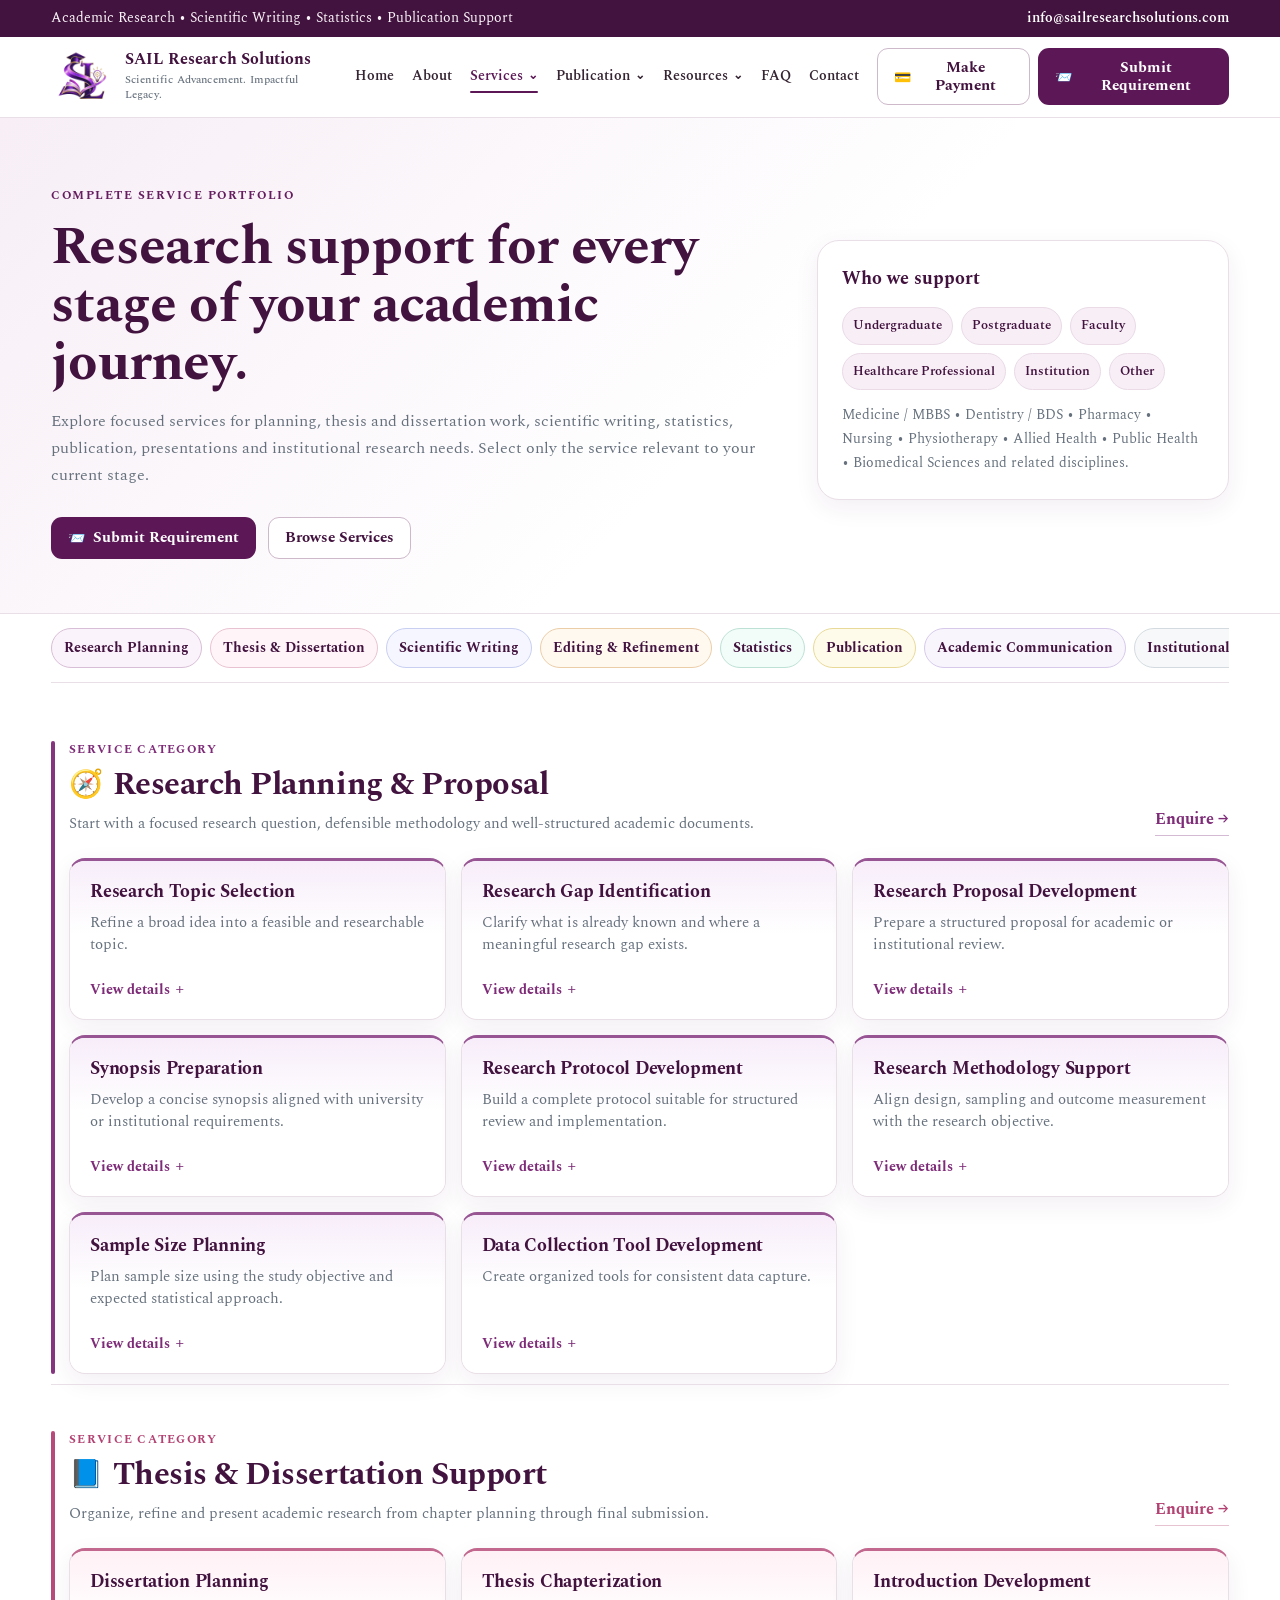
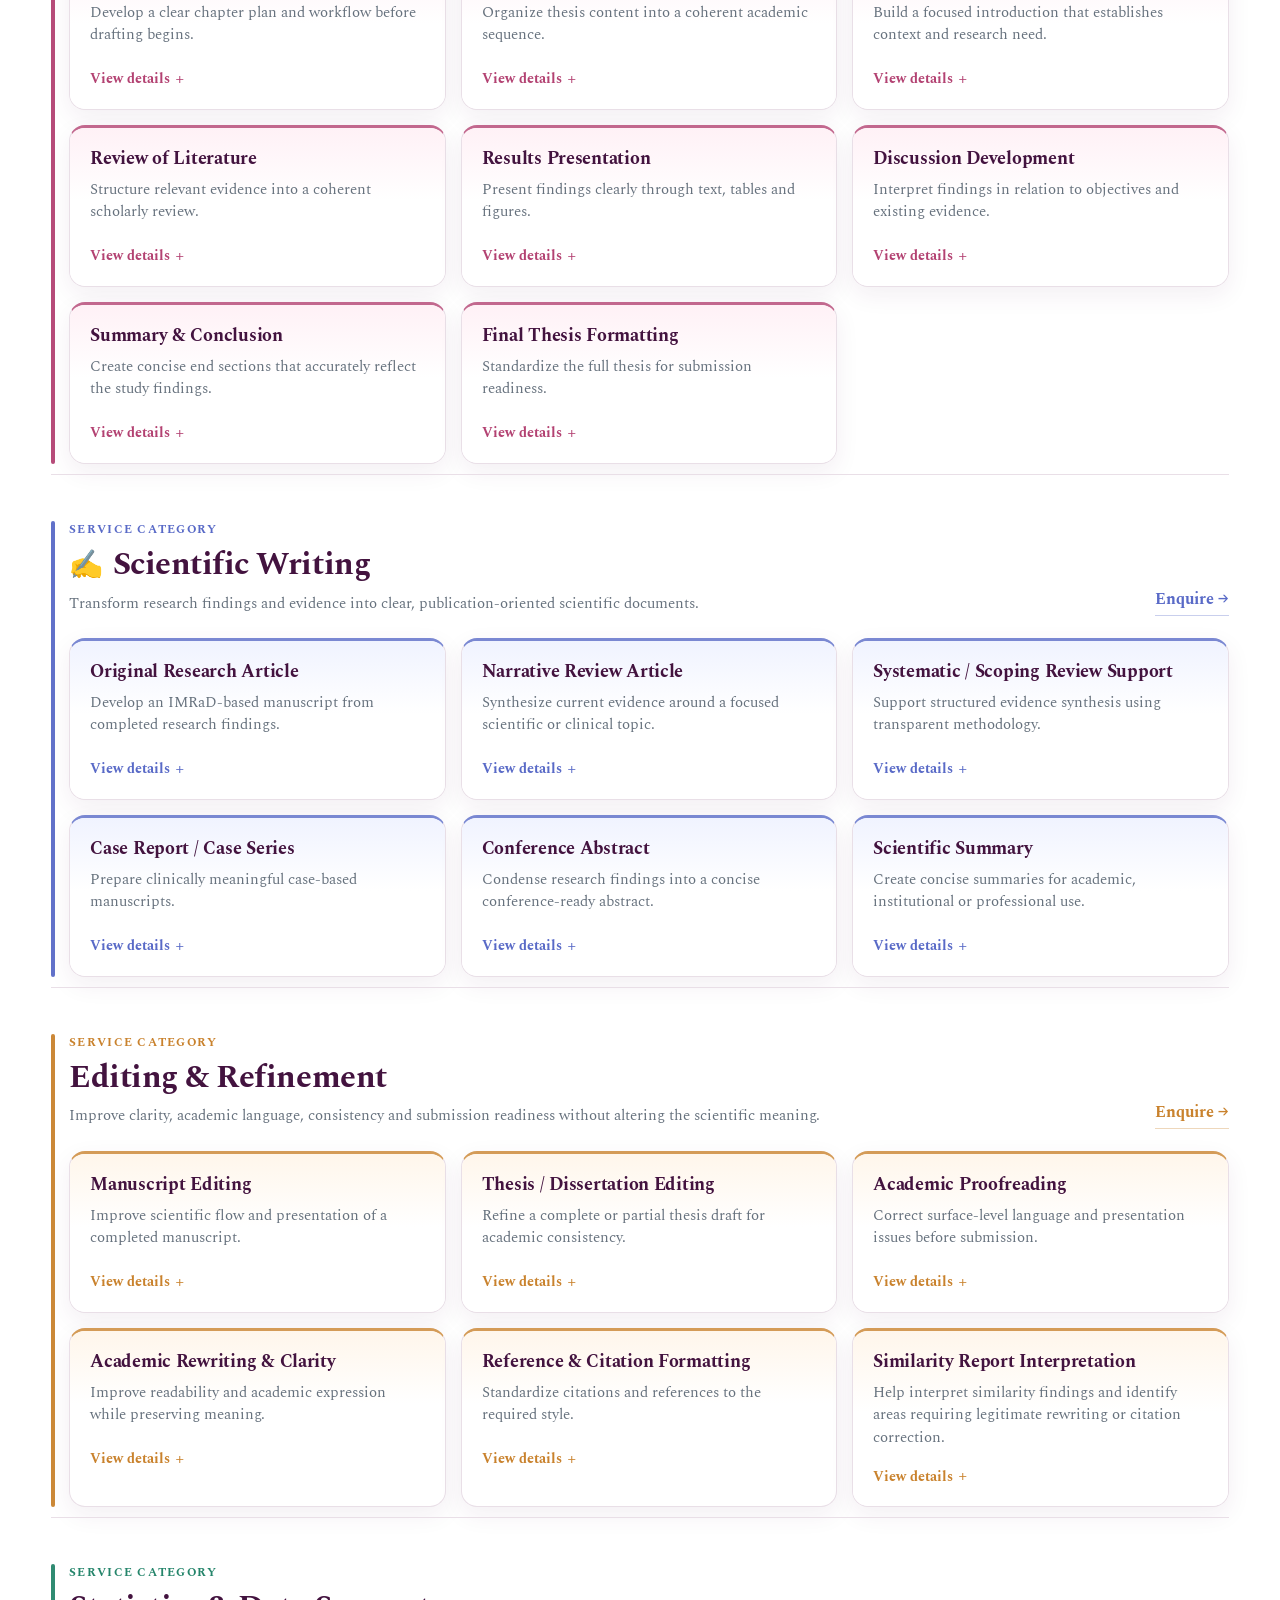
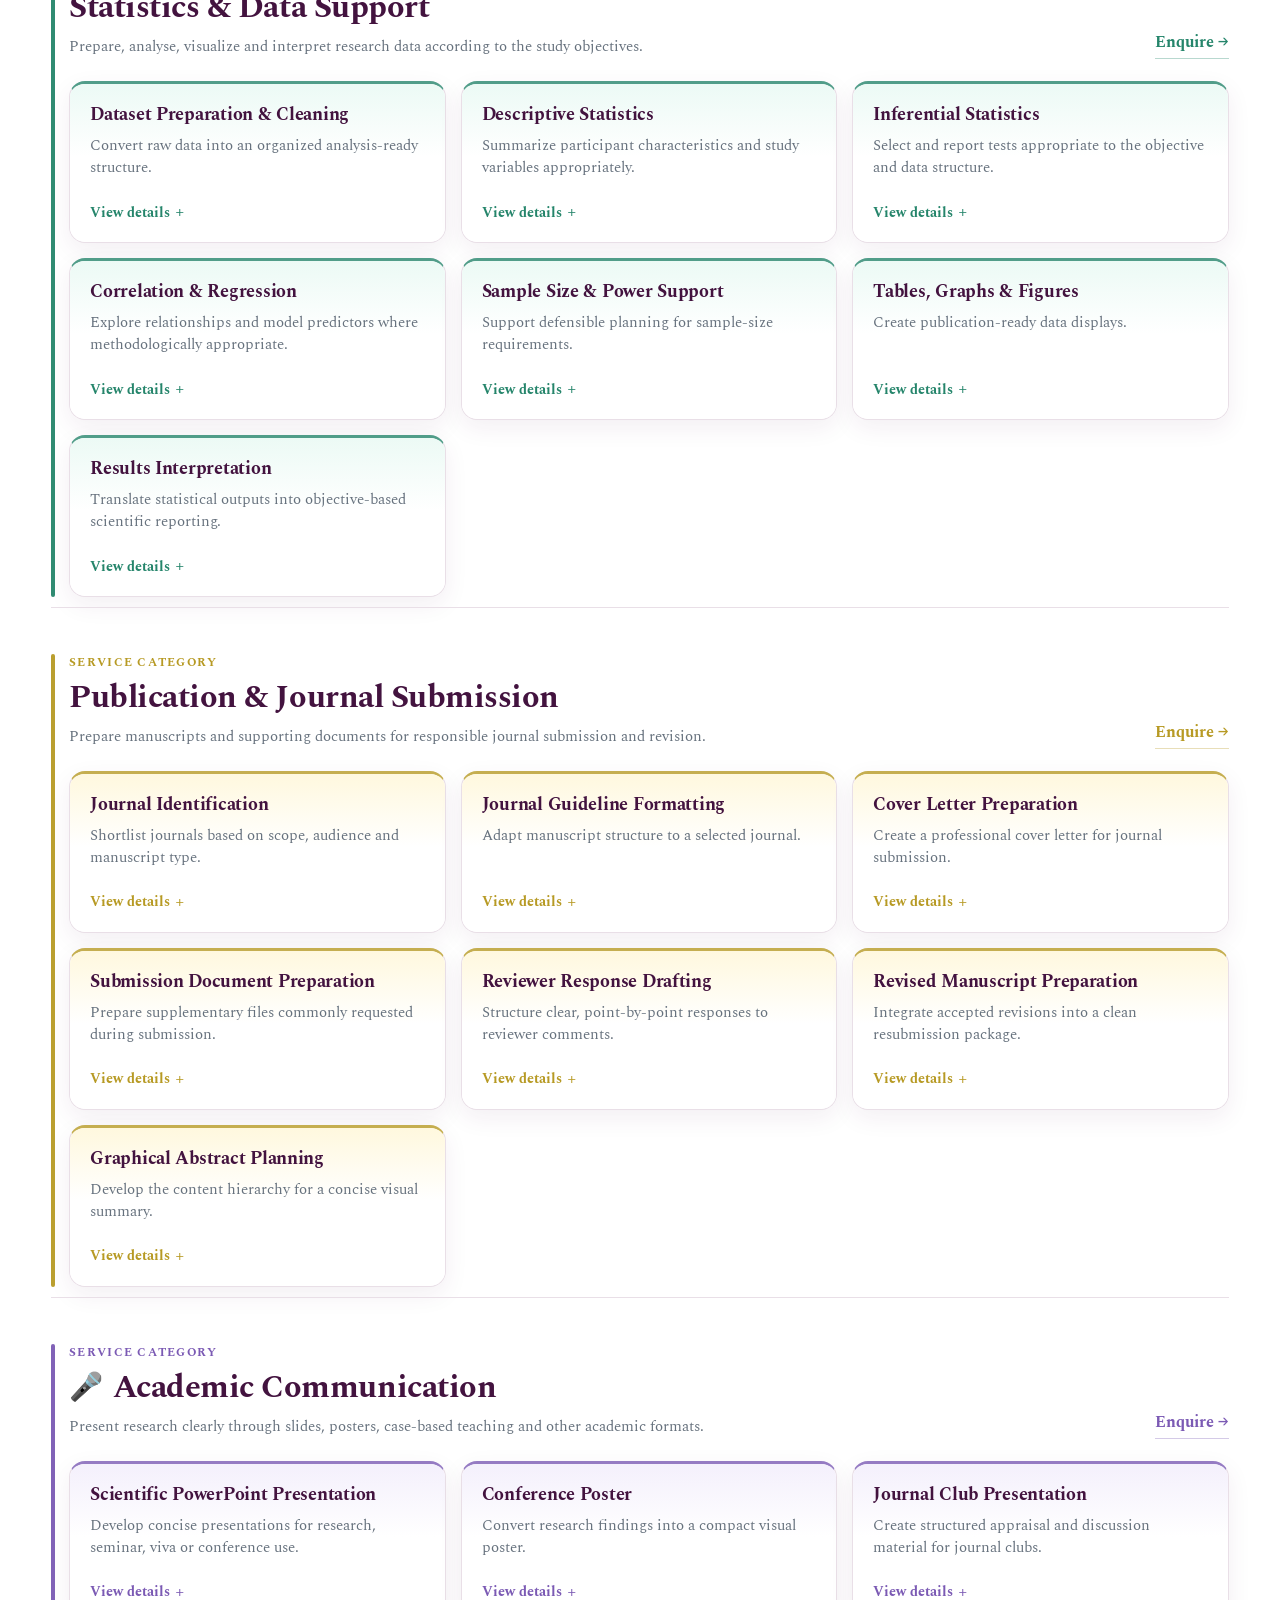
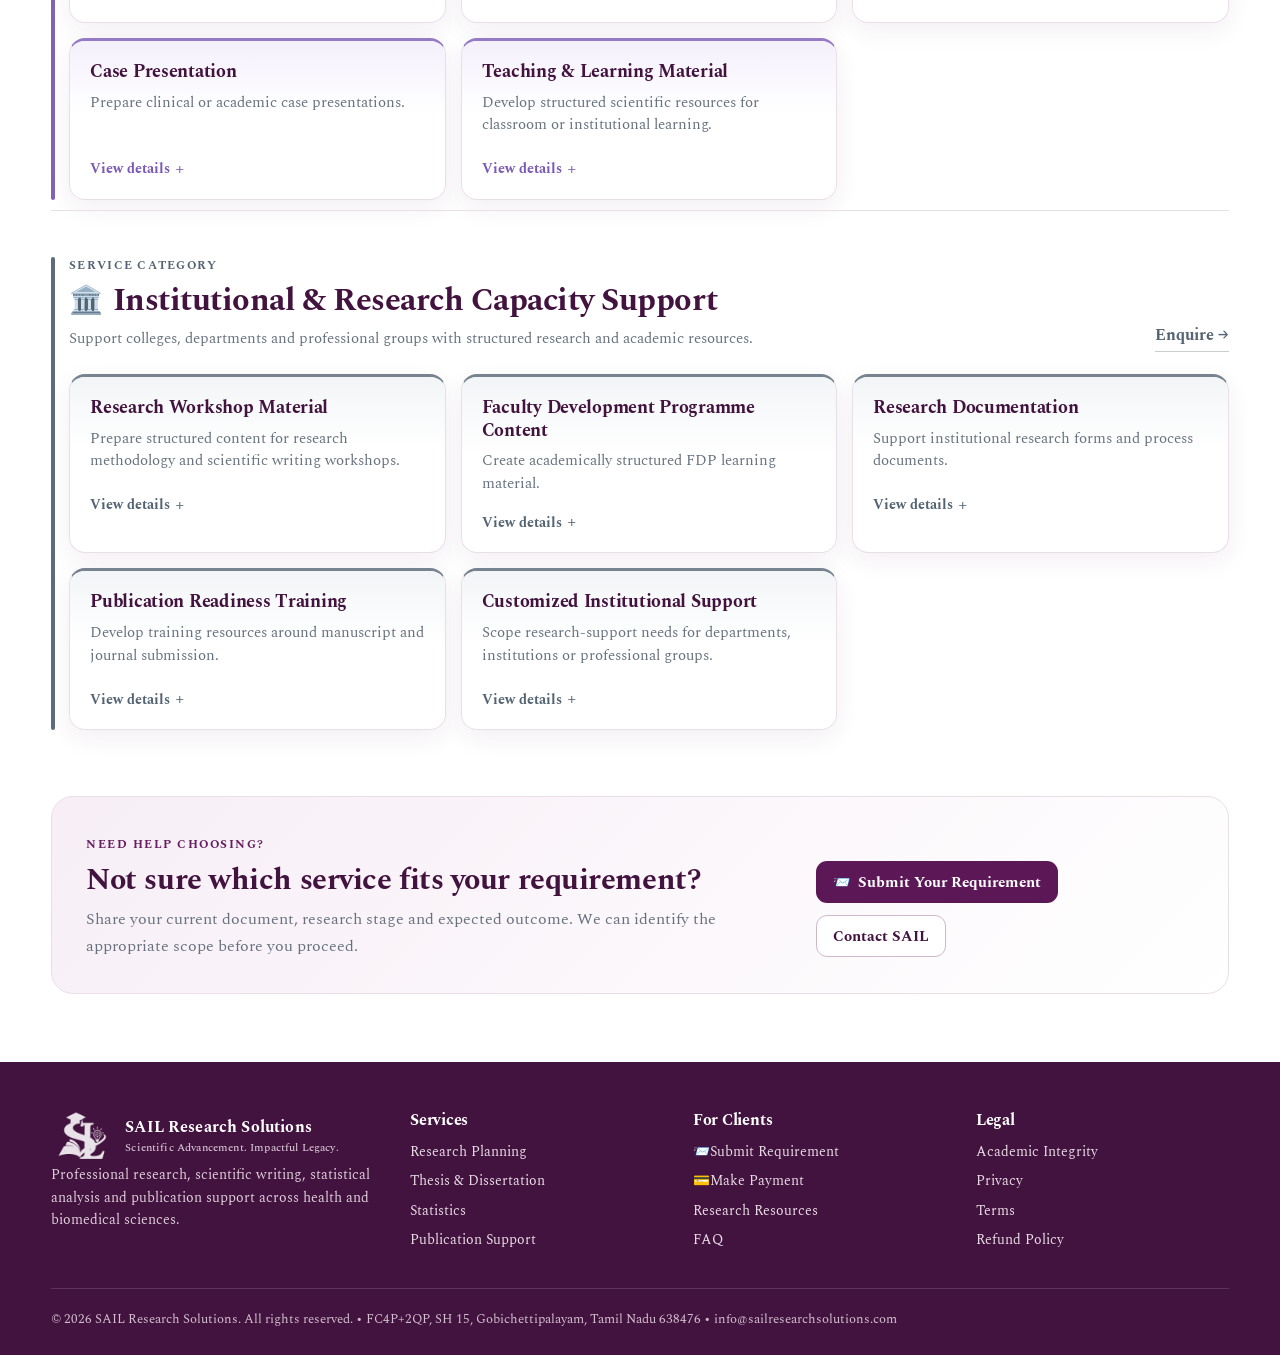
<file: services.html>
<!doctype html>
<html lang="en">
<head>
  <meta charset="utf-8">
  <meta name="viewport" content="width=device-width,initial-scale=1">
  <meta name="description" content="Comprehensive research, thesis, statistics, scientific writing, publication and academic communication support across healthcare and biomedical sciences.">
  <title>Services | SAIL Research Solutions</title>
  <link rel="icon" href="assets/favicon.ico?v=20260901" sizes="any">
  <link rel="icon" type="image/png" sizes="16x16" href="assets/favicon-16x16.png?v=20260901">
  <link rel="icon" type="image/png" sizes="32x32" href="assets/favicon-32x32.png?v=20260901">
  <link rel="apple-touch-icon" href="assets/apple-touch-icon.png?v=20260901">
  <meta name="theme-color" content="#5C1856">
  <link rel="manifest" href="site.webmanifest">
  <link rel="stylesheet" href="assets/styles.css">
</head>
<body>
<div class="topbar"><div class="container"><span>Academic Research • Scientific Writing • Statistics • Publication Support</span><a class="email-link" href="mailto:info@sailresearchsolutions.com?subject=Enquiry%20-%20SAIL%20Research%20Solutions" title="Email SAIL Research Solutions">info@sailresearchsolutions.com</a></div></div>
<nav class="navbar">
  <div class="container nav-wrap">
    <a class="brand" href="index.html" aria-label="SAIL Research Solutions Home">
      <img class="brand-logo" src="assets/sail-logo-2026.png?v=20260901" alt="SAIL Research Solutions emblem">
      <span class="brand-name">SAIL Research Solutions<small>Scientific Advancement. Impactful Legacy.</small></span>
    </a>
    <button class="menu-btn" aria-label="Open menu">☰</button>
    <div class="nav-links">
      <a href="index.html">Home</a><a href="about.html">About</a><div class="nav-menu nav-menu-services">
        <button class="nav-trigger" type="button" aria-expanded="false">Services <span class="nav-caret">⌄</span></button>
        <div class="mega-menu service-mega-menu" role="menu">
          <div class="mega-col mega-planning"><h4><span>🧭</span> Research Planning</h4>
            <a href="services.html#research-topic-selection">Research Topic Selection</a><a href="services.html#research-gap-identification">Research Gap Identification</a><a href="services.html#research-proposal">Research Proposal</a><a href="services.html#synopsis">Synopsis</a><a href="services.html#research-protocol">Research Protocol</a><a href="services.html#research-methodology">Methodology</a><a href="services.html#sample-size">Sample Size</a><a href="services.html#data-collection-tools">Data Collection Tools</a>
          </div>
          <div class="mega-col mega-thesis"><h4><span>📘</span> Thesis & Dissertation</h4>
            <a href="services.html#dissertation-planning">Dissertation Planning</a><a href="services.html#thesis-chapterization">Chapterization</a><a href="services.html#thesis-introduction">Introduction</a><a href="services.html#literature-review">Literature Review</a><a href="services.html#results-chapter">Results</a><a href="services.html#discussion">Discussion</a><a href="services.html#summary-conclusion">Summary & Conclusion</a><a href="services.html#thesis-formatting">Final Formatting</a>
          </div>
          <div class="mega-col mega-writing"><h4><span>✍️</span> Scientific Writing</h4>
            <a href="services.html#original-article">Original Research Article</a><a href="services.html#narrative-review">Narrative Review</a><a href="services.html#systematic-review">Systematic / Scoping Review</a><a href="services.html#case-report">Case Report / Case Series</a><a href="services.html#conference-abstract">Conference Abstract</a><a href="services.html#scientific-summary">Scientific Summary</a>
          </div>
          <div class="mega-col mega-editing"><h4><span>📝</span> Editing & Refinement</h4>
            <a href="services.html#manuscript-editing">Manuscript Editing</a><a href="services.html#thesis-editing">Thesis Editing</a><a href="services.html#proofreading">Proofreading</a><a href="services.html#academic-rewriting">Academic Rewriting</a><a href="services.html#reference-formatting">Reference Formatting</a><a href="services.html#similarity-interpretation">Similarity Interpretation</a>
          </div>
          <div class="mega-col mega-statistics"><h4><span>📊</span> Statistics & Data</h4>
            <a href="services.html#dataset-preparation">Dataset Preparation</a><a href="services.html#descriptive-statistics">Descriptive Statistics</a><a href="services.html#inferential-statistics">Inferential Statistics</a><a href="services.html#correlation-regression">Correlation & Regression</a><a href="services.html#sample-size-power">Sample Size / Power</a><a href="services.html#tables-graphs">Tables & Graphs</a><a href="services.html#results-interpretation">Results Interpretation</a>
          </div>
          <div class="mega-col mega-publication"><h4><span>📚</span> Publication Support</h4>
            <a href="services.html#journal-identification">Journal Identification</a><a href="services.html#journal-formatting">Journal Formatting</a><a href="services.html#cover-letter">Cover Letter</a><a href="services.html#submission-documents">Submission Documents</a><a href="services.html#reviewer-response">Reviewer Response</a><a href="services.html#revised-manuscript">Revised Manuscript</a><a href="services.html#graphical-abstract">Graphical Abstract</a>
          </div>
          <div class="mega-col mega-communication"><h4><span>🎤</span> Academic Communication</h4>
            <a href="services.html#powerpoint">Scientific PowerPoint</a><a href="services.html#conference-poster">Conference Poster</a><a href="services.html#journal-club">Journal Club</a><a href="services.html#case-presentation">Case Presentation</a><a href="services.html#teaching-resources">Teaching Material</a>
          </div>
          <div class="mega-col mega-institutional"><h4><span>🏛️</span> Institutional Support</h4>
            <a href="services.html#research-workshop">Research Workshops</a><a href="services.html#fdp-content">FDP Content</a><a href="services.html#research-documentation">Research Documentation</a><a href="services.html#publication-readiness">Publication Training</a><a href="services.html#institutional-support">Customized Support</a>
          </div>
          <div class="mega-footer"><a class="mega-all" href="services.html#service-directory">View complete service directory →</a></div>
        </div>
      </div><div class="nav-menu nav-menu-small">
        <button class="nav-trigger" type="button" aria-expanded="false">Publication <span class="nav-caret">⌄</span></button>
        <div class="mini-dropdown publication-dropdown">
          <a href="publication.html#journal-identification"><span>🔎</span><div><b>Journal Identification</b><small>Scope, indexing and suitability</small></div></a>
          <a href="publication.html#journal-formatting"><span>🧾</span><div><b>Journal Formatting</b><small>Guidelines, tables and references</small></div></a>
          <a href="publication.html#submission-documents"><span>📤</span><div><b>Submission Documents</b><small>Cover letter, title page and checklist</small></div></a>
          <a href="publication.html#graphical-abstract"><span>🎨</span><div><b>Graphical Abstract</b><small>Publication-oriented visual planning</small></div></a>
          <a href="publication.html#reviewer-response"><span>💬</span><div><b>Reviewer Response</b><small>Revision and point-by-point response</small></div></a>
        </div>
      </div><div class="nav-menu nav-menu-small">
        <button class="nav-trigger" type="button" aria-expanded="false">Resources <span class="nav-caret">⌄</span></button>
        <div class="mini-dropdown resources-dropdown">
          <a href="resources.html#research-tools"><span>🧮</span><div><b>Research Tools</b><small>Interactive calculators, checklists and utilities</small></div></a>
          <a href="resources.html#methodology"><span>🧭</span><div><b>Research Methodology</b><small>Design, sampling and outcomes</small></div></a>
          <a href="resources.html#writing"><span>✍️</span><div><b>Scientific Writing</b><small>Structure and academic communication</small></div></a>
          <a href="resources.html#statistics"><span>📊</span><div><b>Statistics &amp; Data</b><small>Analysis concepts and interpretation</small></div></a>
          <a href="resources.html#publication"><span>📚</span><div><b>Publication</b><small>Journal readiness and submission</small></div></a>
          <a href="resources.html#ethics"><span>⚖️</span><div><b>Research Ethics</b><small>Integrity and responsible conduct</small></div></a>
          <a href="resources.html#communication"><span>🎤</span><div><b>Academic Communication</b><small>Presentations and scientific visuals</small></div></a>
        </div>
      </div><a href="faq.html">FAQ</a><a href="contact.html">Contact</a>
    </div>
    <div class="nav-actions"><a class="btn btn-outline" href="payment.html"><span class="btn-ico" aria-hidden="true">💳</span>Make Payment</a><a class="btn btn-primary" href="submit.html"><span class="btn-ico" aria-hidden="true">📨</span>Submit Requirement</a></div>
  </div>
</nav>
<main>
<section class="services-hero">
  <div class="container services-hero-grid">
    <div><span class="eyebrow">Complete service portfolio</span><h1>Research support for every stage of your academic journey.</h1><p>Explore focused services for planning, thesis and dissertation work, scientific writing, statistics, publication, presentations and institutional research needs. Select only the service relevant to your current stage.</p><div class="hero-actions"><a class="btn btn-primary" href="submit.html"><span class="btn-ico" aria-hidden="true">📨</span>Submit Requirement</a><a class="btn btn-outline" href="#service-directory">Browse Services</a></div></div>
    <div class="services-hero-panel"><strong>Who we support</strong><div class="service-audience-chips"><span>Undergraduate</span><span>Postgraduate</span><span>Faculty</span><span>Healthcare Professional</span><span>Institution</span><span>Other</span></div><p>Medicine / MBBS • Dentistry / BDS • Pharmacy • Nursing • Physiotherapy • Allied Health • Public Health • Biomedical Sciences and related disciplines.</p></div>
  </div>
</section>
<section id="service-directory" class="service-directory-section">
  <div class="container">
    <div class="service-category-nav" aria-label="Service categories">
      <a href="#planning">Research Planning</a><a href="#thesis">Thesis & Dissertation</a><a href="#writing">Scientific Writing</a><a href="#editing">Editing & Refinement</a><a href="#statistics">Statistics</a><a href="#publication-support">Publication</a><a href="#communication">Academic Communication</a><a href="#institutional">Institutional Support</a>
    </div>
<section id="planning" class="service-catalog-section"><div class="service-section-head"><div><span class="service-section-kicker">Service category</span><h2><span class="heading-ico" aria-hidden="true">🧭</span>Research Planning & Proposal</h2><p>Start with a focused research question, defensible methodology and well-structured academic documents.</p></div><a class="service-section-enquire" href="submit.html">Enquire →</a></div><div class="service-tile-grid"><details class="service-tile" id="research-topic-selection"><summary><div class="service-tile-main"><h3>Research Topic Selection</h3><p>Refine a broad idea into a feasible and researchable topic.</p></div><span class="service-more">View details</span></summary><div class="service-tile-detail"><ul><li>Topic brainstorming and refinement</li><li>Feasibility and scope review</li><li>Population, exposure/intervention and outcome refinement</li><li>Alignment with academic level and discipline</li></ul><div class="service-tile-actions"><a class="btn btn-primary" href="submit.html">Enquire for this service</a></div></div></details><details class="service-tile" id="research-gap-identification"><summary><div class="service-tile-main"><h3>Research Gap Identification</h3><p>Clarify what is already known and where a meaningful research gap exists.</p></div><span class="service-more">View details</span></summary><div class="service-tile-detail"><ul><li>Focused literature mapping</li><li>Gap statement development</li><li>Novelty and relevance assessment</li><li>Research question alignment</li></ul><div class="service-tile-actions"><a class="btn btn-primary" href="submit.html">Enquire for this service</a></div></div></details><details class="service-tile" id="research-proposal"><summary><div class="service-tile-main"><h3>Research Proposal Development</h3><p>Prepare a structured proposal for academic or institutional review.</p></div><span class="service-more">View details</span></summary><div class="service-tile-detail"><ul><li>Background and rationale</li><li>Problem statement</li><li>Aim and objectives</li><li>Methodology outline</li><li>Expected outcomes</li></ul><div class="service-tile-actions"><a class="btn btn-primary" href="submit.html">Enquire for this service</a></div></div></details><details class="service-tile" id="synopsis"><summary><div class="service-tile-main"><h3>Synopsis Preparation</h3><p>Develop a concise synopsis aligned with university or institutional requirements.</p></div><span class="service-more">View details</span></summary><div class="service-tile-detail"><ul><li>Title and rationale</li><li>Objectives and methodology</li><li>Outcome measures</li><li>References and formatting</li><li>Institution-specific structure</li></ul><div class="service-tile-actions"><a class="btn btn-primary" href="submit.html">Enquire for this service</a></div></div></details><details class="service-tile" id="research-protocol"><summary><div class="service-tile-main"><h3>Research Protocol Development</h3><p>Build a complete protocol suitable for structured review and implementation.</p></div><span class="service-more">View details</span></summary><div class="service-tile-detail"><ul><li>Study design</li><li>Eligibility criteria</li><li>Variables and outcomes</li><li>Data collection plan</li><li>Analysis plan and ethical considerations</li></ul><div class="service-tile-actions"><a class="btn btn-primary" href="submit.html">Enquire for this service</a></div></div></details><details class="service-tile" id="research-methodology"><summary><div class="service-tile-main"><h3>Research Methodology Support</h3><p>Align design, sampling and outcome measurement with the research objective.</p></div><span class="service-more">View details</span></summary><div class="service-tile-detail"><ul><li>Study-design selection</li><li>Sampling strategy</li><li>Variable definition</li><li>Outcome measurement</li><li>Bias and limitation considerations</li></ul><div class="service-tile-actions"><a class="btn btn-primary" href="submit.html">Enquire for this service</a></div></div></details><details class="service-tile" id="sample-size"><summary><div class="service-tile-main"><h3>Sample Size Planning</h3><p>Plan sample size using the study objective and expected statistical approach.</p></div><span class="service-more">View details</span></summary><div class="service-tile-detail"><ul><li>Primary outcome identification</li><li>Assumption review</li><li>Formula or software-based estimation guidance</li><li>Attrition allowance</li><li>Reporting rationale</li></ul><div class="service-tile-actions"><a class="btn btn-primary" href="submit.html">Enquire for this service</a></div></div></details><details class="service-tile" id="data-collection-tools"><summary><div class="service-tile-main"><h3>Data Collection Tool Development</h3><p>Create organized tools for consistent data capture.</p></div><span class="service-more">View details</span></summary><div class="service-tile-detail"><ul><li>Case record forms</li><li>Data collection forms</li><li>Questionnaire structuring</li><li>Variable coding framework</li><li>Pilot-testing considerations</li></ul><div class="service-tile-actions"><a class="btn btn-primary" href="submit.html">Enquire for this service</a></div></div></details></div></section><section id="thesis" class="service-catalog-section"><div class="service-section-head"><div><span class="service-section-kicker">Service category</span><h2><span class="heading-ico" aria-hidden="true">📘</span>Thesis & Dissertation Support</h2><p>Organize, refine and present academic research from chapter planning through final submission.</p></div><a class="service-section-enquire" href="submit.html">Enquire →</a></div><div class="service-tile-grid"><details class="service-tile" id="dissertation-planning"><summary><div class="service-tile-main"><h3>Dissertation Planning</h3><p>Develop a clear chapter plan and workflow before drafting begins.</p></div><span class="service-more">View details</span></summary><div class="service-tile-detail"><ul><li>Chapter structure</li><li>Document roadmap</li><li>University guideline alignment</li><li>Milestone planning</li></ul><div class="service-tile-actions"><a class="btn btn-primary" href="submit.html">Enquire for this service</a></div></div></details><details class="service-tile" id="thesis-chapterization"><summary><div class="service-tile-main"><h3>Thesis Chapterization</h3><p>Organize thesis content into a coherent academic sequence.</p></div><span class="service-more">View details</span></summary><div class="service-tile-detail"><ul><li>Chapter sequence</li><li>Heading hierarchy</li><li>Section flow</li><li>Cross-chapter consistency</li></ul><div class="service-tile-actions"><a class="btn btn-primary" href="submit.html">Enquire for this service</a></div></div></details><details class="service-tile" id="thesis-introduction"><summary><div class="service-tile-main"><h3>Introduction Development</h3><p>Build a focused introduction that establishes context and research need.</p></div><span class="service-more">View details</span></summary><div class="service-tile-detail"><ul><li>Background synthesis</li><li>Problem context</li><li>Research rationale</li><li>Aim and objective linkage</li></ul><div class="service-tile-actions"><a class="btn btn-primary" href="submit.html">Enquire for this service</a></div></div></details><details class="service-tile" id="literature-review"><summary><div class="service-tile-main"><h3>Review of Literature</h3><p>Structure relevant evidence into a coherent scholarly review.</p></div><span class="service-more">View details</span></summary><div class="service-tile-detail"><ul><li>Theme-based organization</li><li>Evidence synthesis</li><li>Critical comparison</li><li>Gap linkage</li><li>Reference organization</li></ul><div class="service-tile-actions"><a class="btn btn-primary" href="submit.html">Enquire for this service</a></div></div></details><details class="service-tile" id="results-chapter"><summary><div class="service-tile-main"><h3>Results Presentation</h3><p>Present findings clearly through text, tables and figures.</p></div><span class="service-more">View details</span></summary><div class="service-tile-detail"><ul><li>Objective-wise results structure</li><li>Table preparation</li><li>Figure and graph planning</li><li>Statistical notation</li><li>Narrative reporting</li></ul><div class="service-tile-actions"><a class="btn btn-primary" href="submit.html">Enquire for this service</a></div></div></details><details class="service-tile" id="discussion"><summary><div class="service-tile-main"><h3>Discussion Development</h3><p>Interpret findings in relation to objectives and existing evidence.</p></div><span class="service-more">View details</span></summary><div class="service-tile-detail"><ul><li>Key finding interpretation</li><li>Comparison with literature</li><li>Clinical/scientific meaning</li><li>Strengths and limitations</li><li>Implications and recommendations</li></ul><div class="service-tile-actions"><a class="btn btn-primary" href="submit.html">Enquire for this service</a></div></div></details><details class="service-tile" id="summary-conclusion"><summary><div class="service-tile-main"><h3>Summary & Conclusion</h3><p>Create concise end sections that accurately reflect the study findings.</p></div><span class="service-more">View details</span></summary><div class="service-tile-detail"><ul><li>Study summary</li><li>Key findings</li><li>Conclusion alignment</li><li>Limitations</li><li>Recommendations</li></ul><div class="service-tile-actions"><a class="btn btn-primary" href="submit.html">Enquire for this service</a></div></div></details><details class="service-tile" id="thesis-formatting"><summary><div class="service-tile-main"><h3>Final Thesis Formatting</h3><p>Standardize the full thesis for submission readiness.</p></div><span class="service-more">View details</span></summary><div class="service-tile-detail"><ul><li>Heading styles</li><li>Tables and figures</li><li>References</li><li>Pagination and front matter</li><li>University-format review</li></ul><div class="service-tile-actions"><a class="btn btn-primary" href="submit.html">Enquire for this service</a></div></div></details></div></section><section id="writing" class="service-catalog-section"><div class="service-section-head"><div><span class="service-section-kicker">Service category</span><h2><span class="heading-ico" aria-hidden="true">✍️</span>Scientific Writing</h2><p>Transform research findings and evidence into clear, publication-oriented scientific documents.</p></div><a class="service-section-enquire" href="submit.html">Enquire →</a></div><div class="service-tile-grid"><details class="service-tile" id="original-article"><summary><div class="service-tile-main"><h3>Original Research Article</h3><p>Develop an IMRaD-based manuscript from completed research findings.</p></div><span class="service-more">View details</span></summary><div class="service-tile-detail"><ul><li>Title and structured abstract</li><li>Introduction</li><li>Methods</li><li>Results</li><li>Discussion and conclusion</li><li>References and journal alignment</li></ul><div class="service-tile-actions"><a class="btn btn-primary" href="submit.html">Enquire for this service</a></div></div></details><details class="service-tile" id="narrative-review"><summary><div class="service-tile-main"><h3>Narrative Review Article</h3><p>Synthesize current evidence around a focused scientific or clinical topic.</p></div><span class="service-more">View details</span></summary><div class="service-tile-detail"><ul><li>Topic framing</li><li>Literature organization</li><li>Theme development</li><li>Critical synthesis</li><li>Conclusion and future directions</li></ul><div class="service-tile-actions"><a class="btn btn-primary" href="submit.html">Enquire for this service</a></div></div></details><details class="service-tile" id="systematic-review"><summary><div class="service-tile-main"><h3>Systematic / Scoping Review Support</h3><p>Support structured evidence synthesis using transparent methodology.</p></div><span class="service-more">View details</span></summary><div class="service-tile-detail"><ul><li>Question framing</li><li>Search strategy planning</li><li>Eligibility criteria</li><li>Screening framework</li><li>Data extraction structure</li><li>PRISMA-oriented reporting support</li></ul><div class="service-tile-actions"><a class="btn btn-primary" href="submit.html">Enquire for this service</a></div></div></details><details class="service-tile" id="case-report"><summary><div class="service-tile-main"><h3>Case Report / Case Series</h3><p>Prepare clinically meaningful case-based manuscripts.</p></div><span class="service-more">View details</span></summary><div class="service-tile-detail"><ul><li>Case presentation</li><li>Clinical timeline</li><li>Discussion</li><li>Learning points</li><li>Journal-specific formatting</li></ul><div class="service-tile-actions"><a class="btn btn-primary" href="submit.html">Enquire for this service</a></div></div></details><details class="service-tile" id="conference-abstract"><summary><div class="service-tile-main"><h3>Conference Abstract</h3><p>Condense research findings into a concise conference-ready abstract.</p></div><span class="service-more">View details</span></summary><div class="service-tile-detail"><ul><li>Structured abstract</li><li>Word-limit optimization</li><li>Key result prioritization</li><li>Keywords and title refinement</li></ul><div class="service-tile-actions"><a class="btn btn-primary" href="submit.html">Enquire for this service</a></div></div></details><details class="service-tile" id="scientific-summary"><summary><div class="service-tile-main"><h3>Scientific Summary</h3><p>Create concise summaries for academic, institutional or professional use.</p></div><span class="service-more">View details</span></summary><div class="service-tile-detail"><ul><li>Executive research summary</li><li>Plain-language summary</li><li>Key findings brief</li><li>Scientific highlights</li></ul><div class="service-tile-actions"><a class="btn btn-primary" href="submit.html">Enquire for this service</a></div></div></details></div></section><section id="editing" class="service-catalog-section"><div class="service-section-head"><div><span class="service-section-kicker">Service category</span><h2>Editing & Refinement</h2><p>Improve clarity, academic language, consistency and submission readiness without altering the scientific meaning.</p></div><a class="service-section-enquire" href="submit.html">Enquire →</a></div><div class="service-tile-grid"><details class="service-tile" id="manuscript-editing"><summary><div class="service-tile-main"><h3>Manuscript Editing</h3><p>Improve scientific flow and presentation of a completed manuscript.</p></div><span class="service-more">View details</span></summary><div class="service-tile-detail"><ul><li>Language refinement</li><li>Logical flow</li><li>Section consistency</li><li>Table and figure consistency</li><li>Journal-style alignment</li></ul><div class="service-tile-actions"><a class="btn btn-primary" href="submit.html">Enquire for this service</a></div></div></details><details class="service-tile" id="thesis-editing"><summary><div class="service-tile-main"><h3>Thesis / Dissertation Editing</h3><p>Refine a complete or partial thesis draft for academic consistency.</p></div><span class="service-more">View details</span></summary><div class="service-tile-detail"><ul><li>Grammar and language</li><li>Heading consistency</li><li>Cross-reference checks</li><li>Tables and figures</li><li>Reference consistency</li></ul><div class="service-tile-actions"><a class="btn btn-primary" href="submit.html">Enquire for this service</a></div></div></details><details class="service-tile" id="proofreading"><summary><div class="service-tile-main"><h3>Academic Proofreading</h3><p>Correct surface-level language and presentation issues before submission.</p></div><span class="service-more">View details</span></summary><div class="service-tile-detail"><ul><li>Grammar</li><li>Punctuation</li><li>Spelling</li><li>Typographical consistency</li><li>Formatting review</li></ul><div class="service-tile-actions"><a class="btn btn-primary" href="submit.html">Enquire for this service</a></div></div></details><details class="service-tile" id="academic-rewriting"><summary><div class="service-tile-main"><h3>Academic Rewriting & Clarity</h3><p>Improve readability and academic expression while preserving meaning.</p></div><span class="service-more">View details</span></summary><div class="service-tile-detail"><ul><li>Sentence restructuring</li><li>Clarity improvement</li><li>Redundancy reduction</li><li>Tone consistency</li><li>Terminology consistency</li></ul><div class="service-tile-actions"><a class="btn btn-primary" href="submit.html">Enquire for this service</a></div></div></details><details class="service-tile" id="reference-formatting"><summary><div class="service-tile-main"><h3>Reference & Citation Formatting</h3><p>Standardize citations and references to the required style.</p></div><span class="service-more">View details</span></summary><div class="service-tile-detail"><ul><li>Vancouver</li><li>APA and common academic styles</li><li>Journal-specific reference style</li><li>In-text citation consistency</li><li>Reference-list review</li></ul><div class="service-tile-actions"><a class="btn btn-primary" href="submit.html">Enquire for this service</a></div></div></details><details class="service-tile" id="similarity-interpretation"><summary><div class="service-tile-main"><h3>Similarity Report Interpretation</h3><p>Help interpret similarity findings and identify areas requiring legitimate rewriting or citation correction.</p></div><span class="service-more">View details</span></summary><div class="service-tile-detail"><ul><li>Similarity-source review</li><li>Quotation and citation checks</li><li>Legitimate paraphrasing guidance</li><li>Reference correction</li><li>No assistance to evade plagiarism detection</li></ul><div class="service-tile-actions"><a class="btn btn-primary" href="submit.html">Enquire for this service</a></div></div></details></div></section><section id="statistics" class="service-catalog-section"><div class="service-section-head"><div><span class="service-section-kicker">Service category</span><h2>Statistics & Data Support</h2><p>Prepare, analyse, visualize and interpret research data according to the study objectives.</p></div><a class="service-section-enquire" href="submit.html">Enquire →</a></div><div class="service-tile-grid"><details class="service-tile" id="dataset-preparation"><summary><div class="service-tile-main"><h3>Dataset Preparation & Cleaning</h3><p>Convert raw data into an organized analysis-ready structure.</p></div><span class="service-more">View details</span></summary><div class="service-tile-detail"><ul><li>Variable naming</li><li>Coding</li><li>Range and consistency checks</li><li>Missing-data review</li><li>Analysis-ready formatting</li></ul><div class="service-tile-actions"><a class="btn btn-primary" href="submit.html">Enquire for this service</a></div></div></details><details class="service-tile" id="descriptive-statistics"><summary><div class="service-tile-main"><h3>Descriptive Statistics</h3><p>Summarize participant characteristics and study variables appropriately.</p></div><span class="service-more">View details</span></summary><div class="service-tile-detail"><ul><li>Frequency and percentage</li><li>Mean and standard deviation</li><li>Median and interquartile range</li><li>Distribution summaries</li><li>Descriptive tables</li></ul><div class="service-tile-actions"><a class="btn btn-primary" href="submit.html">Enquire for this service</a></div></div></details><details class="service-tile" id="inferential-statistics"><summary><div class="service-tile-main"><h3>Inferential Statistics</h3><p>Select and report tests appropriate to the objective and data structure.</p></div><span class="service-more">View details</span></summary><div class="service-tile-detail"><ul><li>Group comparisons</li><li>Association testing</li><li>Parametric/non-parametric considerations</li><li>Effect estimates</li><li>P-value and confidence-interval reporting</li></ul><div class="service-tile-actions"><a class="btn btn-primary" href="submit.html">Enquire for this service</a></div></div></details><details class="service-tile" id="correlation-regression"><summary><div class="service-tile-main"><h3>Correlation & Regression</h3><p>Explore relationships and model predictors where methodologically appropriate.</p></div><span class="service-more">View details</span></summary><div class="service-tile-detail"><ul><li>Correlation analysis</li><li>Linear/logistic regression support</li><li>Model variable planning</li><li>Adjusted estimates</li><li>Results presentation</li></ul><div class="service-tile-actions"><a class="btn btn-primary" href="submit.html">Enquire for this service</a></div></div></details><details class="service-tile" id="sample-size-power"><summary><div class="service-tile-main"><h3>Sample Size & Power Support</h3><p>Support defensible planning for sample-size requirements.</p></div><span class="service-more">View details</span></summary><div class="service-tile-detail"><ul><li>Study objective review</li><li>Primary outcome selection</li><li>Assumption documentation</li><li>Attrition allowance</li><li>Power considerations</li></ul><div class="service-tile-actions"><a class="btn btn-primary" href="submit.html">Enquire for this service</a></div></div></details><details class="service-tile" id="tables-graphs"><summary><div class="service-tile-main"><h3>Tables, Graphs & Figures</h3><p>Create publication-ready data displays.</p></div><span class="service-more">View details</span></summary><div class="service-tile-detail"><ul><li>Summary tables</li><li>Bar/line/scatter plots</li><li>Distribution charts</li><li>Figure legends</li><li>Consistent formatting</li></ul><div class="service-tile-actions"><a class="btn btn-primary" href="submit.html">Enquire for this service</a></div></div></details><details class="service-tile" id="results-interpretation"><summary><div class="service-tile-main"><h3>Results Interpretation</h3><p>Translate statistical outputs into objective-based scientific reporting.</p></div><span class="service-more">View details</span></summary><div class="service-tile-detail"><ul><li>Objective-wise interpretation</li><li>Direction and magnitude of findings</li><li>Statistical significance</li><li>Clinical/scientific relevance</li><li>Avoidance of overstatement</li></ul><div class="service-tile-actions"><a class="btn btn-primary" href="submit.html">Enquire for this service</a></div></div></details></div></section><section id="publication-support" class="service-catalog-section"><div class="service-section-head"><div><span class="service-section-kicker">Service category</span><h2>Publication & Journal Submission</h2><p>Prepare manuscripts and supporting documents for responsible journal submission and revision.</p></div><a class="service-section-enquire" href="submit.html">Enquire →</a></div><div class="service-tile-grid"><details class="service-tile" id="journal-identification"><summary><div class="service-tile-main"><h3>Journal Identification</h3><p>Shortlist journals based on scope, audience and manuscript type.</p></div><span class="service-more">View details</span></summary><div class="service-tile-detail"><ul><li>Scope matching</li><li>Indexing considerations</li><li>Article-type fit</li><li>Publication model review</li><li>Predatory-journal caution</li></ul><div class="service-tile-actions"><a class="btn btn-primary" href="submit.html">Enquire for this service</a></div></div></details><details class="service-tile" id="journal-formatting"><summary><div class="service-tile-main"><h3>Journal Guideline Formatting</h3><p>Adapt manuscript structure to a selected journal.</p></div><span class="service-more">View details</span></summary><div class="service-tile-detail"><ul><li>Word limits</li><li>Section order</li><li>Tables and figures</li><li>References</li><li>Submission checklist</li></ul><div class="service-tile-actions"><a class="btn btn-primary" href="submit.html">Enquire for this service</a></div></div></details><details class="service-tile" id="cover-letter"><summary><div class="service-tile-main"><h3>Cover Letter Preparation</h3><p>Create a professional cover letter for journal submission.</p></div><span class="service-more">View details</span></summary><div class="service-tile-detail"><ul><li>Manuscript significance</li><li>Originality statement</li><li>Corresponding-author details</li><li>Ethical declaration prompts</li></ul><div class="service-tile-actions"><a class="btn btn-primary" href="submit.html">Enquire for this service</a></div></div></details><details class="service-tile" id="submission-documents"><summary><div class="service-tile-main"><h3>Submission Document Preparation</h3><p>Prepare supplementary files commonly requested during submission.</p></div><span class="service-more">View details</span></summary><div class="service-tile-detail"><ul><li>Title page</li><li>Highlights</li><li>Author contribution format</li><li>Conflict-of-interest statements</li><li>Supplementary-file organization</li></ul><div class="service-tile-actions"><a class="btn btn-primary" href="submit.html">Enquire for this service</a></div></div></details><details class="service-tile" id="reviewer-response"><summary><div class="service-tile-main"><h3>Reviewer Response Drafting</h3><p>Structure clear, point-by-point responses to reviewer comments.</p></div><span class="service-more">View details</span></summary><div class="service-tile-detail"><ul><li>Comment-by-comment response</li><li>Revision explanation</li><li>Location of changes</li><li>Professional tone</li><li>Unresolved-point clarification</li></ul><div class="service-tile-actions"><a class="btn btn-primary" href="submit.html">Enquire for this service</a></div></div></details><details class="service-tile" id="revised-manuscript"><summary><div class="service-tile-main"><h3>Revised Manuscript Preparation</h3><p>Integrate accepted revisions into a clean resubmission package.</p></div><span class="service-more">View details</span></summary><div class="service-tile-detail"><ul><li>Tracked revisions</li><li>Clean manuscript</li><li>Consistency checks</li><li>Updated tables/figures</li><li>Final response package</li></ul><div class="service-tile-actions"><a class="btn btn-primary" href="submit.html">Enquire for this service</a></div></div></details><details class="service-tile" id="graphical-abstract"><summary><div class="service-tile-main"><h3>Graphical Abstract Planning</h3><p>Develop the content hierarchy for a concise visual summary.</p></div><span class="service-more">View details</span></summary><div class="service-tile-detail"><ul><li>Key message identification</li><li>Visual flow</li><li>Minimal text</li><li>Figure hierarchy</li><li>Journal-dimension alignment</li></ul><div class="service-tile-actions"><a class="btn btn-primary" href="submit.html">Enquire for this service</a></div></div></details></div></section><section id="communication" class="service-catalog-section"><div class="service-section-head"><div><span class="service-section-kicker">Service category</span><h2><span class="heading-ico" aria-hidden="true">🎤</span>Academic Communication</h2><p>Present research clearly through slides, posters, case-based teaching and other academic formats.</p></div><a class="service-section-enquire" href="submit.html">Enquire →</a></div><div class="service-tile-grid"><details class="service-tile" id="powerpoint"><summary><div class="service-tile-main"><h3>Scientific PowerPoint Presentation</h3><p>Develop concise presentations for research, seminar, viva or conference use.</p></div><span class="service-more">View details</span></summary><div class="service-tile-detail"><ul><li>Logical slide flow</li><li>Concise scientific content</li><li>Tables and figures</li><li>Speaker-support structure</li><li>Consistent academic design</li></ul><div class="service-tile-actions"><a class="btn btn-primary" href="submit.html">Enquire for this service</a></div></div></details><details class="service-tile" id="conference-poster"><summary><div class="service-tile-main"><h3>Conference Poster</h3><p>Convert research findings into a compact visual poster.</p></div><span class="service-more">View details</span></summary><div class="service-tile-detail"><ul><li>Poster hierarchy</li><li>Abstract-to-poster conversion</li><li>Results visualization</li><li>Reference minimization</li><li>Conference-size alignment</li></ul><div class="service-tile-actions"><a class="btn btn-primary" href="submit.html">Enquire for this service</a></div></div></details><details class="service-tile" id="journal-club"><summary><div class="service-tile-main"><h3>Journal Club Presentation</h3><p>Create structured appraisal and discussion material for journal clubs.</p></div><span class="service-more">View details</span></summary><div class="service-tile-detail"><ul><li>Article summary</li><li>Study design</li><li>Key results</li><li>Critical appraisal</li><li>Clinical relevance</li></ul><div class="service-tile-actions"><a class="btn btn-primary" href="submit.html">Enquire for this service</a></div></div></details><details class="service-tile" id="case-presentation"><summary><div class="service-tile-main"><h3>Case Presentation</h3><p>Prepare clinical or academic case presentations.</p></div><span class="service-more">View details</span></summary><div class="service-tile-detail"><ul><li>Case history</li><li>Investigations</li><li>Assessment</li><li>Management</li><li>Discussion and learning points</li></ul><div class="service-tile-actions"><a class="btn btn-primary" href="submit.html">Enquire for this service</a></div></div></details><details class="service-tile" id="teaching-resources"><summary><div class="service-tile-main"><h3>Teaching & Learning Material</h3><p>Develop structured scientific resources for classroom or institutional learning.</p></div><span class="service-more">View details</span></summary><div class="service-tile-detail"><ul><li>Lecture slides</li><li>Handouts</li><li>Infographics</li><li>Question prompts</li><li>Learning summaries</li></ul><div class="service-tile-actions"><a class="btn btn-primary" href="submit.html">Enquire for this service</a></div></div></details></div></section><section id="institutional" class="service-catalog-section"><div class="service-section-head"><div><span class="service-section-kicker">Service category</span><h2><span class="heading-ico" aria-hidden="true">🏛️</span>Institutional & Research Capacity Support</h2><p>Support colleges, departments and professional groups with structured research and academic resources.</p></div><a class="service-section-enquire" href="submit.html">Enquire →</a></div><div class="service-tile-grid"><details class="service-tile" id="research-workshop"><summary><div class="service-tile-main"><h3>Research Workshop Material</h3><p>Prepare structured content for research methodology and scientific writing workshops.</p></div><span class="service-more">View details</span></summary><div class="service-tile-detail"><ul><li>Session structure</li><li>Presentation content</li><li>Activities</li><li>Reference resources</li><li>Participant handouts</li></ul><div class="service-tile-actions"><a class="btn btn-primary" href="submit.html">Enquire for this service</a></div></div></details><details class="service-tile" id="fdp-content"><summary><div class="service-tile-main"><h3>Faculty Development Programme Content</h3><p>Create academically structured FDP learning material.</p></div><span class="service-more">View details</span></summary><div class="service-tile-detail"><ul><li>Module planning</li><li>Presentation decks</li><li>Activity content</li><li>Assessment prompts</li><li>Resource lists</li></ul><div class="service-tile-actions"><a class="btn btn-primary" href="submit.html">Enquire for this service</a></div></div></details><details class="service-tile" id="research-documentation"><summary><div class="service-tile-main"><h3>Research Documentation</h3><p>Support institutional research forms and process documents.</p></div><span class="service-more">View details</span></summary><div class="service-tile-detail"><ul><li>Protocol templates</li><li>Data collection templates</li><li>Research checklists</li><li>Submission workflows</li><li>Document standardization</li></ul><div class="service-tile-actions"><a class="btn btn-primary" href="submit.html">Enquire for this service</a></div></div></details><details class="service-tile" id="publication-readiness"><summary><div class="service-tile-main"><h3>Publication Readiness Training</h3><p>Develop training resources around manuscript and journal submission.</p></div><span class="service-more">View details</span></summary><div class="service-tile-detail"><ul><li>Manuscript structure</li><li>Journal selection</li><li>Submission documents</li><li>Reviewer response</li><li>Research integrity</li></ul><div class="service-tile-actions"><a class="btn btn-primary" href="submit.html">Enquire for this service</a></div></div></details><details class="service-tile" id="institutional-support"><summary><div class="service-tile-main"><h3>Customized Institutional Support</h3><p>Scope research-support needs for departments, institutions or professional groups.</p></div><span class="service-more">View details</span></summary><div class="service-tile-detail"><ul><li>Needs assessment</li><li>Custom deliverables</li><li>Academic resources</li><li>Research communication support</li><li>Project-specific documentation</li></ul><div class="service-tile-actions"><a class="btn btn-primary" href="submit.html">Enquire for this service</a></div></div></details></div></section>
<section class="services-bottom-cta"><div><span class="eyebrow">Need help choosing?</span><h2>Not sure which service fits your requirement?</h2><p>Share your current document, research stage and expected outcome. We can identify the appropriate scope before you proceed.</p></div><div class="hero-actions"><a class="btn btn-primary" href="submit.html"><span class="btn-ico" aria-hidden="true">📨</span>Submit Your Requirement</a><a class="btn btn-outline" href="contact.html">Contact SAIL</a></div></section>
  </div>
</section>
</main>
<footer class="footer"><div class="container"><div class="footer-grid"><div><div class="brand footer-brand"><img class="brand-logo" src="assets/sail-logo-2026.png?v=20260901" alt="SAIL emblem"><span class="brand-name">SAIL Research Solutions<small>Scientific Advancement. Impactful Legacy.</small></span></div><p>Professional research, scientific writing, statistical analysis and publication support across health and biomedical sciences.</p></div><div><h4>Services</h4><a href="#planning">Research Planning</a><a href="#thesis">Thesis & Dissertation</a><a href="#statistics">Statistics</a><a href="#publication-support">Publication Support</a></div><div><h4>For Clients</h4><a href="submit.html"><span class="btn-ico" aria-hidden="true">📨</span>Submit Requirement</a><a href="payment.html"><span class="btn-ico" aria-hidden="true">💳</span>Make Payment</a><a href="resources.html">Research Resources</a><a href="faq.html">FAQ</a></div><div><h4>Legal</h4><a href="policies.html#integrity">Academic Integrity</a><a href="policies.html#privacy">Privacy</a><a href="policies.html#terms">Terms</a><a href="policies.html#refund">Refund Policy</a></div></div><div class="footer-bottom">© 2026 SAIL Research Solutions. All rights reserved. • FC4P+2QP, SH 15, Gobichettipalayam, Tamil Nadu 638476 • info@sailresearchsolutions.com</div></div></footer>
<script src="assets/config.js"></script><script src="assets/site.js"></script>
</body></html>
</file>
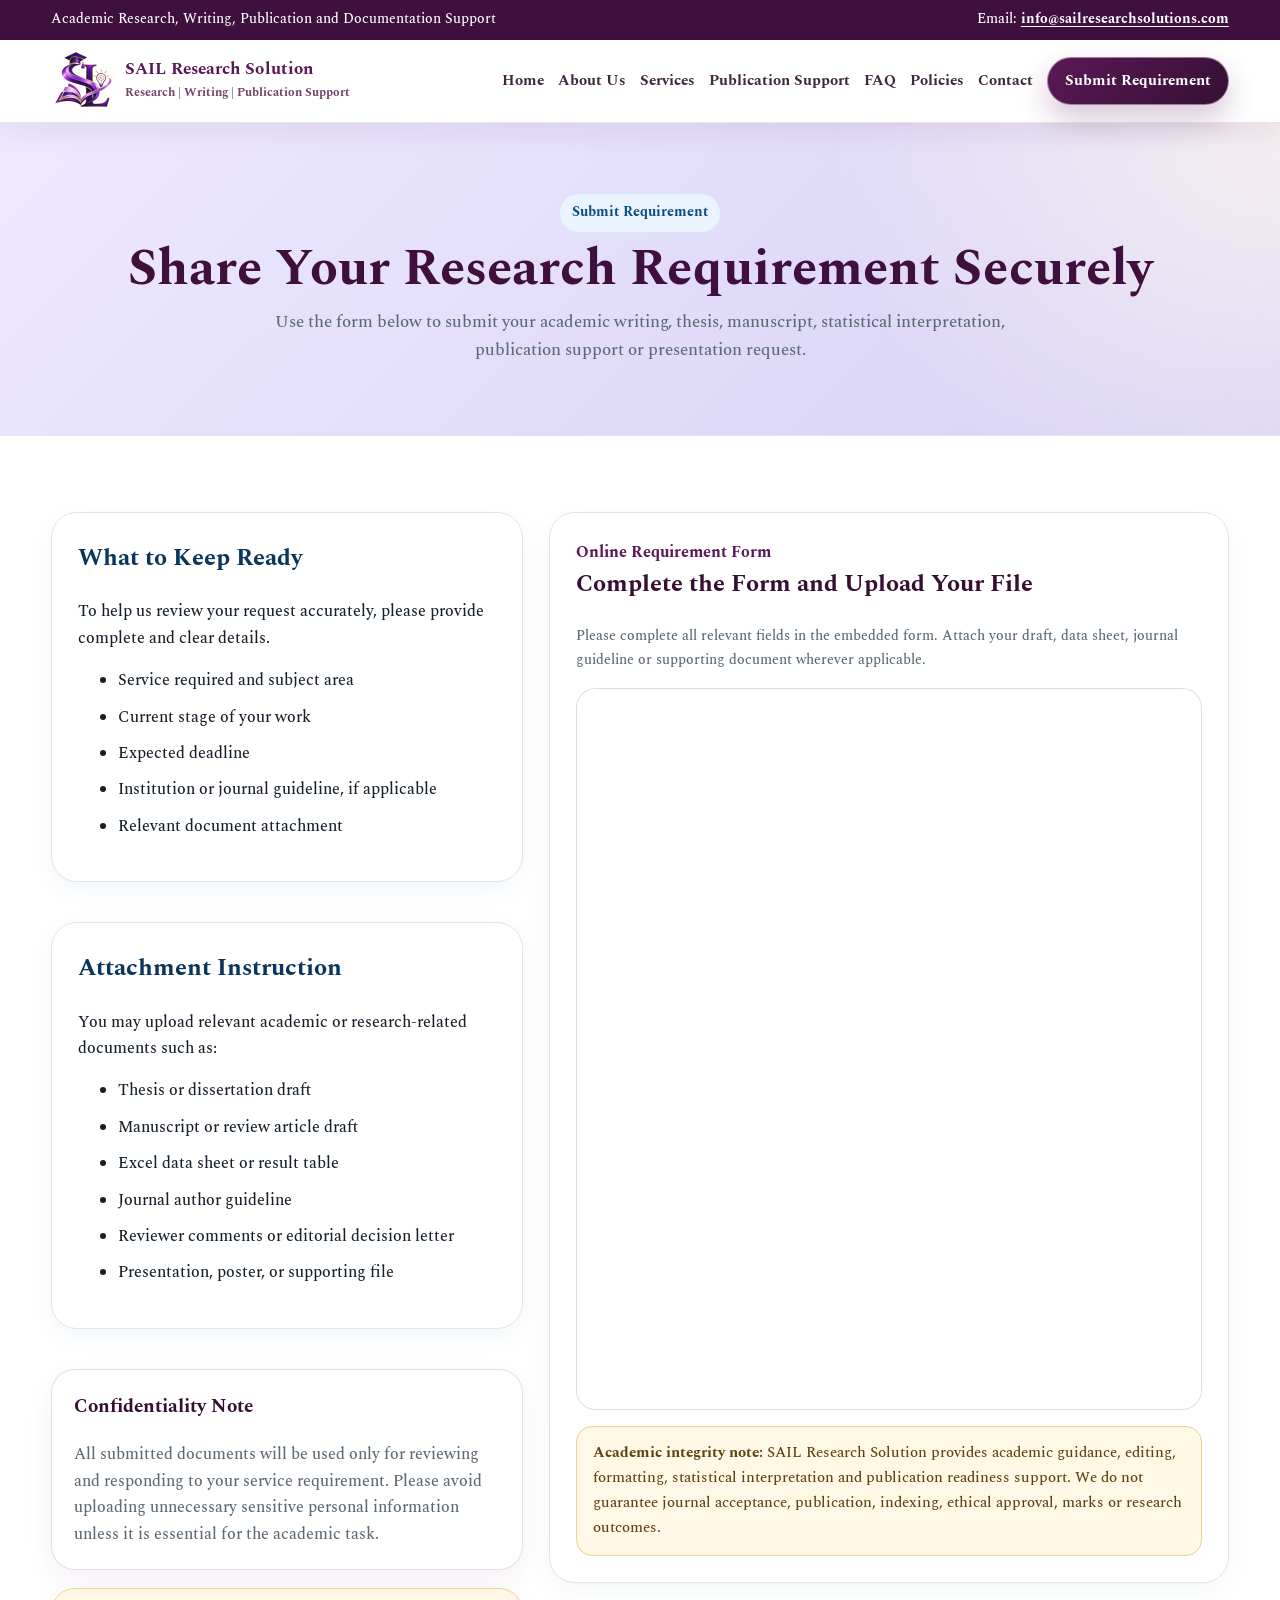
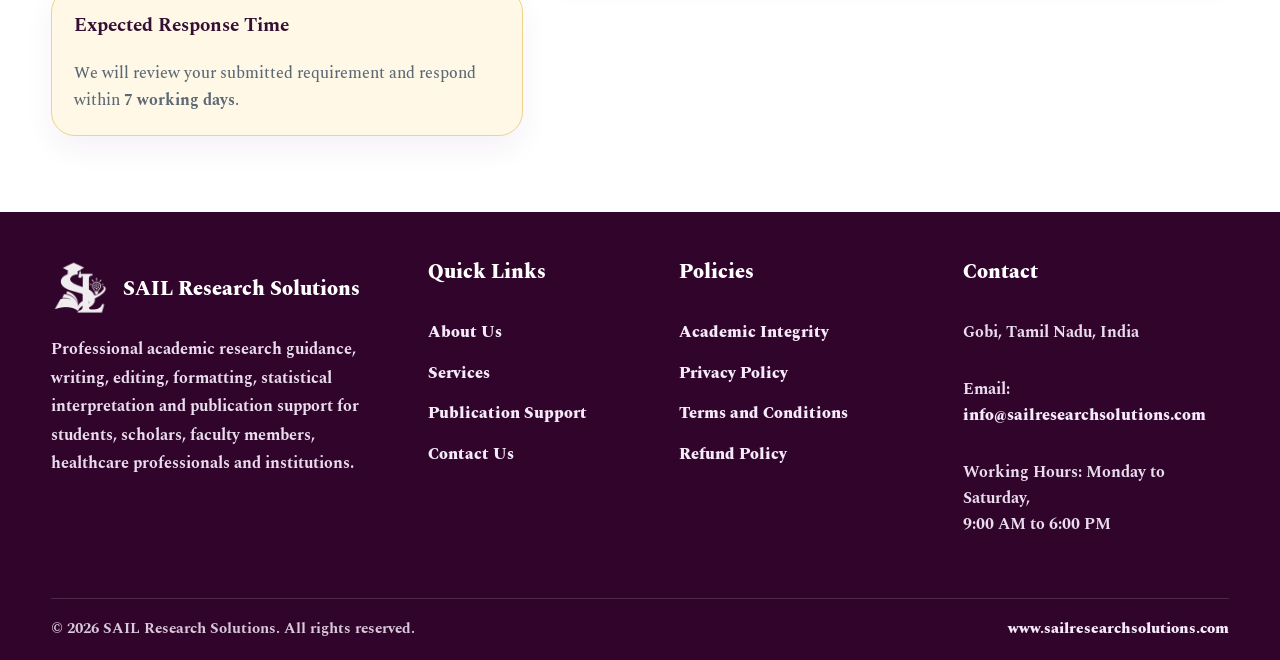
<file: submit-requirement.html>
<!doctype html>
<html lang="en">
<head>
  <meta charset="utf-8">
  <meta name="viewport" content="width=device-width, initial-scale=1">
  <title>Submit Requirement | SAIL Research Solution</title>
  <meta name="description" content="Submit your academic research, thesis, manuscript, statistical interpretation, publication support, or presentation requirement to SAIL Research Solution.">
  <meta name="keywords" content="SAIL Research Solution, research support, manuscript editing, thesis support, publication assistance, pharmacy research, academic writing, statistical interpretation">
  <meta name="author" content="SAIL Research Solution">
  <meta property="og:title" content="Contact Us | SAIL Research Solution">
  <meta property="og:description" content="Submit your academic research support requirement to SAIL Research Solution.">
  <meta property="og:type" content="website">
  <link rel="preconnect" href="https://fonts.googleapis.com">
  <link rel="preconnect" href="https://fonts.gstatic.com" crossorigin>
  <link href="https://fonts.googleapis.com/css2?family=Spectral:wght@400;500;600;700;800&display=swap" rel="stylesheet">
    <link rel="icon" href="/assets/favicon.ico" sizes="any">
  <link rel="icon" type="image/png" sizes="32x32" href="/assets/favicon-32x32.png">
  <link rel="icon" type="image/png" sizes="16x16" href="/assets/favicon-16x16.png">
  <link rel="apple-touch-icon" sizes="180x180" href="/assets/apple-touch-icon.png">
  <link rel="manifest" href="/site.webmanifest">
  <link rel="canonical" href="https://www.sailresearchsolutions.com/submit-requirement.html">
  <link rel="stylesheet" href="assets/style.css">
</head>
<body>

<div class="topbar">
  <div class="container topbar-inner">
    <div>Academic Research, Writing, Publication and Documentation Support</div>
    <div>Email: <a class="email-link" href="mailto:info@sailresearchsolutions.com?subject=Website%20Enquiry%20-%20SAIL%20Research%20Solutions">info@sailresearchsolutions.com</a></div>
  </div>
</div>
<header class="main-header">
  <div class="container header-inner">
    <a class="brand" href="index.html" aria-label="SAIL Research Solution Home">
      <img src="assets/logo.png" alt="SAIL Research Solution logo">
      <span>
        <strong>SAIL Research Solution</strong>
        <small>Research | Writing | Publication Support</small>
      </span>
    </a>
    <button class="menu-toggle" aria-label="Open menu">☰</button>
    <nav class="main-nav" aria-label="Main navigation">
      <a href="index.html" class="">Home</a>
      <a href="about.html" class="">About Us</a>
      <a href="services.html" class="">Services</a>
      <a href="publication-support.html" class="">Publication Support</a>
      <a href="faq.html" class="">FAQ</a>
      <a href="policies.html" class="">Policies</a>
      <a href="contact.html" class="">Contact</a>
      <a class="nav-button active-submit" href="submit-requirement.html">Submit Requirement</a>
    </nav>
  </div>
</header>

<section class="page-hero submit-hero">
  <div class="container">
    <span class="kicker">Submit Requirement</span>
    <h1>Share Your Research Requirement Securely</h1>
    <p>Use the form below to submit your academic writing, thesis, manuscript, statistical interpretation, publication support or presentation request.</p>
  </div>
</section>

<section class="section">
  <div class="container submit-layout">
    <div class="submit-info-column">
      <div class="content-box submit-step-card">
        <h2>What to Keep Ready</h2>
        <p>To help us review your request accurately, please provide complete and clear details.</p>
        <ul class="policy-list">
          <li>Service required and subject area</li>
          <li>Current stage of your work</li>
          <li>Expected deadline</li>
          <li>Institution or journal guideline, if applicable</li>
          <li>Relevant document attachment</li>
        </ul>
      </div>

      <div class="content-box attachment-card">
        <h2>Attachment Instruction</h2>
        <p>You may upload relevant academic or research-related documents such as:</p>
        <ul class="policy-list">
          <li>Thesis or dissertation draft</li>
          <li>Manuscript or review article draft</li>
          <li>Excel data sheet or result table</li>
          <li>Journal author guideline</li>
          <li>Reviewer comments or editorial decision letter</li>
          <li>Presentation, poster, or supporting file</li>
        </ul>
      </div>

      <div class="confidentiality-card">
        <h3>Confidentiality Note</h3>
        <p>All submitted documents will be used only for reviewing and responding to your service requirement. Please avoid uploading unnecessary sensitive personal information unless it is essential for the academic task.</p>
      </div>

      <div class="response-card">
        <h3>Expected Response Time</h3>
        <p>We will review your submitted requirement and respond within <strong>7 working days</strong>.</p>
      </div>
    </div>

    <div class="content-box form-embed-box premium-form-box">
      <span class="eyebrow">Online Requirement Form</span>
      <h2>Complete the Form and Upload Your File</h2>
      <p class="form-note">Please complete all relevant fields in the embedded form. Attach your draft, data sheet, journal guideline or supporting document wherever applicable.</p>

      <div id="tally-form-mount" class="tally-embed-wrapper">
        <div id="tally-form-placeholder" class="tally-placeholder">
          <h3>Loading Requirement Form</h3>
          <p>The online requirement form is loading. If it does not appear, please refresh the page or contact us by email.</p>
        </div>
      </div>

      <div class="form-security-note">
        <strong>Academic integrity note:</strong> SAIL Research Solution provides academic guidance, editing, formatting, statistical interpretation and publication readiness support. We do not guarantee journal acceptance, publication, indexing, ethical approval, marks or research outcomes.
      </div>
    </div>
  </div>
</section>

<script src="assets/tally-loader.js"></script>



<footer class="site-footer old-footer-restored transparent-logo-footer">
  <div class="container">
    <div class="old-footer-grid">
      <div class="old-footer-brand">
        <div class="old-footer-logo-line simple-logo-line">
          <a class="old-footer-logo transparent-logo" href="index.html" aria-label="SAIL Research Solution Home">
            <img src="assets/logo.png" alt="SAIL Research Solution logo">
          </a>
          <div>
            <h3>SAIL Research Solutions</h3>
          </div>
        </div>
        <p class="old-footer-about">
          Professional academic research guidance, writing, editing, formatting, statistical interpretation and publication support for students, scholars, faculty members, healthcare professionals and institutions.
        </p>
      </div>

      <div class="old-footer-col">
        <h4>Quick Links</h4>
        <a href="about.html">About Us</a>
        <a href="services.html">Services</a>
        <a href="publication-support.html">Publication Support</a>
        <a href="contact.html">Contact Us</a>
      </div>

      <div class="old-footer-col">
        <h4>Policies</h4>
        <a href="policies.html#academic-integrity">Academic Integrity</a>
        <a href="policies.html#privacy">Privacy Policy</a>
        <a href="policies.html#terms">Terms and Conditions</a>
        <a href="policies.html#refund">Refund Policy</a>
      </div>

      <div class="old-footer-col old-footer-contact">
        <h4>Contact</h4>
        <p>Gobi, Tamil Nadu, India</p>
        <p>Email:<br>
          <a href="mailto:info@sailresearchsolutions.com?subject=Website%20Enquiry%20-%20SAIL%20Research%20Solutions">info@sailresearchsolutions.com</a>
        </p>
        <p>Working Hours: Monday to Saturday,<br>9:00 AM to 6:00 PM</p>
      </div>
    </div>

    <div class="old-footer-bottom">
      <div>© 2026 SAIL Research Solutions. All rights reserved.</div>
      <div><a href="https://www.sailresearchsolutions.com">www.sailresearchsolutions.com</a></div>
    </div>
  </div>
</footer>


<script src="assets/script.js"></script>

</body>
</html>
</file>
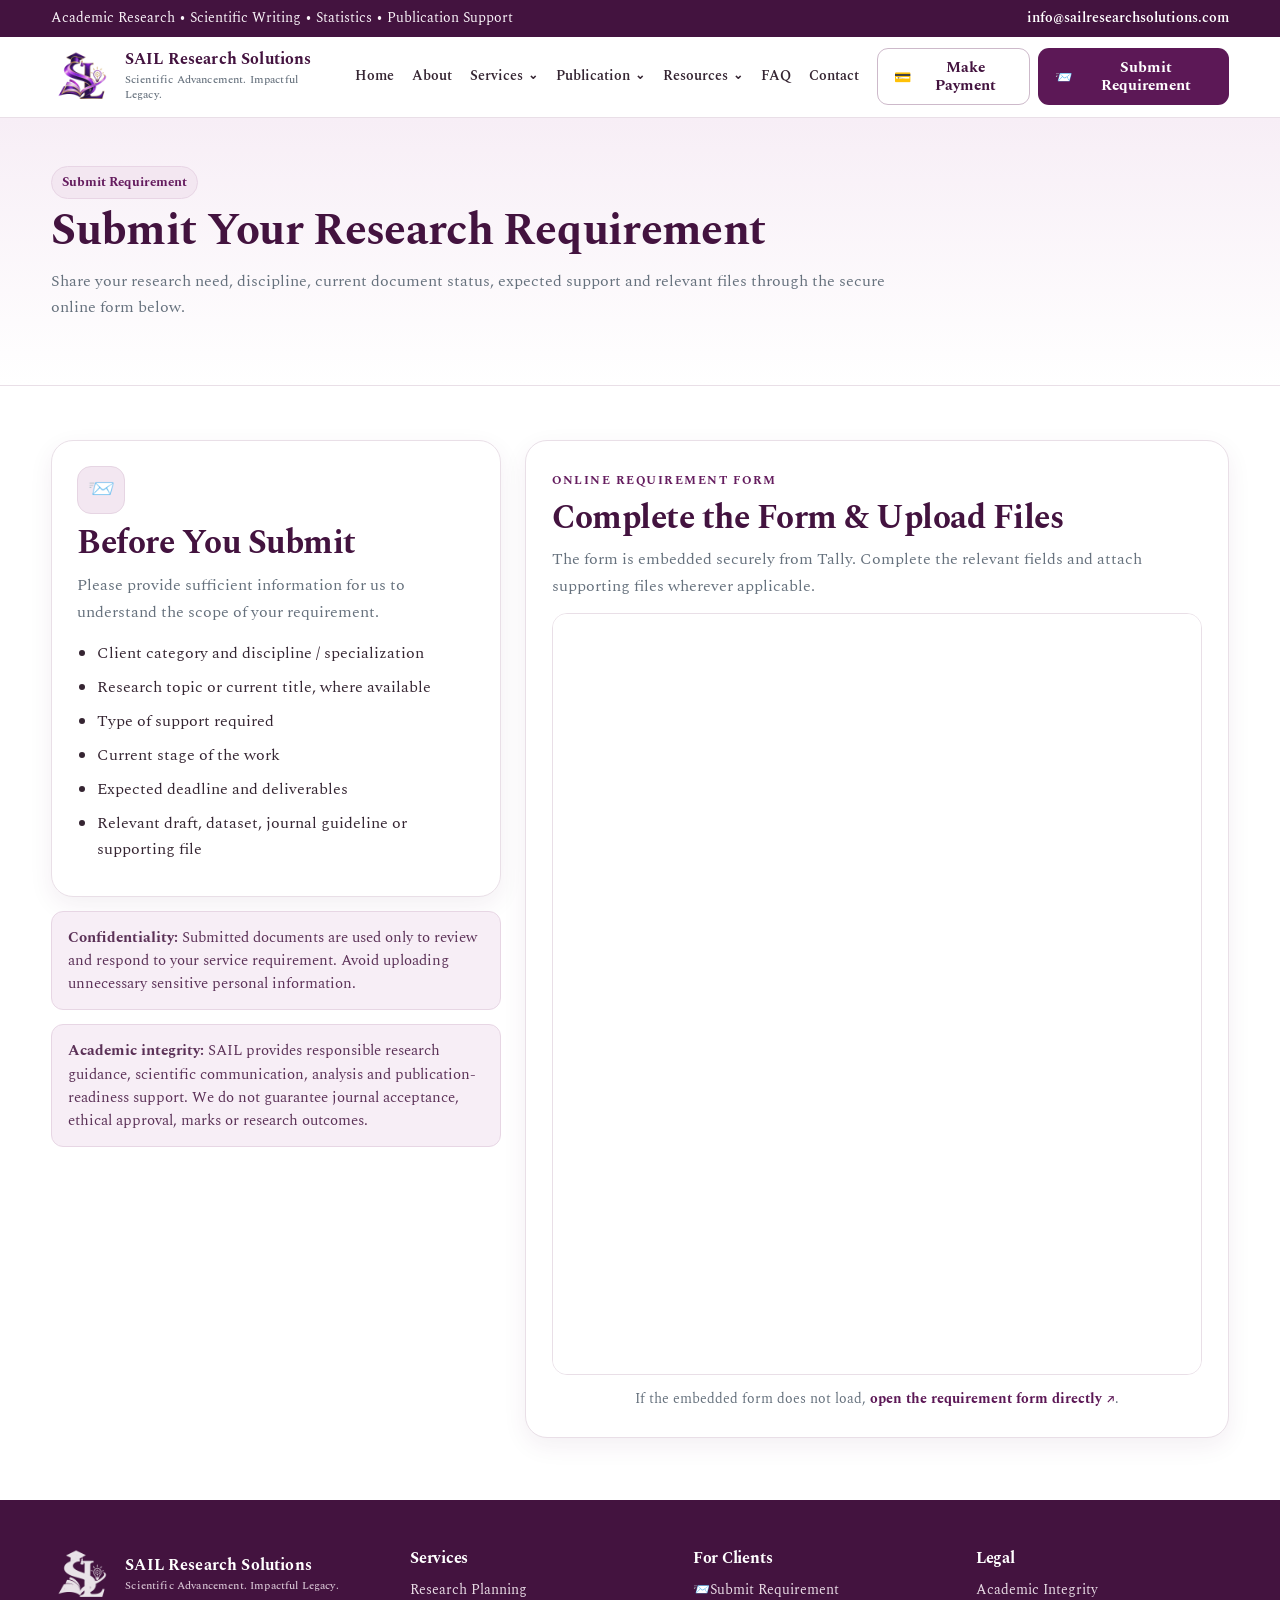
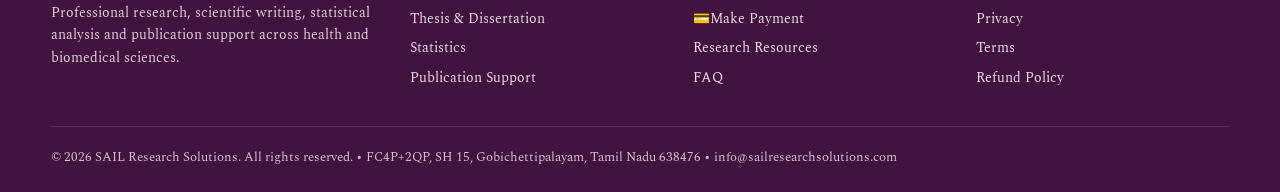
<file: submit.html>
<!doctype html>
<html lang="en">
<head>
  <meta charset="utf-8">
  <meta name="viewport" content="width=device-width,initial-scale=1">
  <meta name="description" content="Submit a research, writing, statistics or publication support requirement to SAIL Research Solutions.">
  <title>Submit Requirement | SAIL Research Solutions</title>
  <link rel="icon" href="assets/favicon.ico?v=20260901" sizes="any">
  <link rel="icon" type="image/png" sizes="16x16" href="assets/favicon-16x16.png?v=20260901">
  <link rel="icon" type="image/png" sizes="32x32" href="assets/favicon-32x32.png?v=20260901">
  <link rel="apple-touch-icon" href="assets/apple-touch-icon.png?v=20260901">
  <meta name="theme-color" content="#5C1856">
  <link rel="manifest" href="site.webmanifest">
  <link rel="stylesheet" href="assets/styles.css">
</head>
<body>
<div class="topbar"><div class="container"><span>Academic Research • Scientific Writing • Statistics • Publication Support</span><a class="email-link" href="mailto:info@sailresearchsolutions.com?subject=Enquiry%20-%20SAIL%20Research%20Solutions" title="Email SAIL Research Solutions">info@sailresearchsolutions.com</a></div></div>
<nav class="navbar">
  <div class="container nav-wrap">
    <a class="brand" href="index.html" aria-label="SAIL Research Solutions Home">
      <img class="brand-logo" src="assets/sail-logo-2026.png?v=20260901" alt="SAIL Research Solutions emblem">
      <span class="brand-name">SAIL Research Solutions<small>Scientific Advancement. Impactful Legacy.</small></span>
    </a>
    <button class="menu-btn" aria-label="Open menu">☰</button>
    <div class="nav-links">
      <a href="index.html">Home</a><a href="about.html">About</a><div class="nav-menu nav-menu-services">
        <button class="nav-trigger" type="button" aria-expanded="false">Services <span class="nav-caret">⌄</span></button>
        <div class="mega-menu service-mega-menu" role="menu">
          <div class="mega-col mega-planning"><h4><span>🧭</span> Research Planning</h4>
            <a href="services.html#research-topic-selection">Research Topic Selection</a><a href="services.html#research-gap-identification">Research Gap Identification</a><a href="services.html#research-proposal">Research Proposal</a><a href="services.html#synopsis">Synopsis</a><a href="services.html#research-protocol">Research Protocol</a><a href="services.html#research-methodology">Methodology</a><a href="services.html#sample-size">Sample Size</a><a href="services.html#data-collection-tools">Data Collection Tools</a>
          </div>
          <div class="mega-col mega-thesis"><h4><span>📘</span> Thesis & Dissertation</h4>
            <a href="services.html#dissertation-planning">Dissertation Planning</a><a href="services.html#thesis-chapterization">Chapterization</a><a href="services.html#thesis-introduction">Introduction</a><a href="services.html#literature-review">Literature Review</a><a href="services.html#results-chapter">Results</a><a href="services.html#discussion">Discussion</a><a href="services.html#summary-conclusion">Summary & Conclusion</a><a href="services.html#thesis-formatting">Final Formatting</a>
          </div>
          <div class="mega-col mega-writing"><h4><span>✍️</span> Scientific Writing</h4>
            <a href="services.html#original-article">Original Research Article</a><a href="services.html#narrative-review">Narrative Review</a><a href="services.html#systematic-review">Systematic / Scoping Review</a><a href="services.html#case-report">Case Report / Case Series</a><a href="services.html#conference-abstract">Conference Abstract</a><a href="services.html#scientific-summary">Scientific Summary</a>
          </div>
          <div class="mega-col mega-editing"><h4><span>📝</span> Editing & Refinement</h4>
            <a href="services.html#manuscript-editing">Manuscript Editing</a><a href="services.html#thesis-editing">Thesis Editing</a><a href="services.html#proofreading">Proofreading</a><a href="services.html#academic-rewriting">Academic Rewriting</a><a href="services.html#reference-formatting">Reference Formatting</a><a href="services.html#similarity-interpretation">Similarity Interpretation</a>
          </div>
          <div class="mega-col mega-statistics"><h4><span>📊</span> Statistics & Data</h4>
            <a href="services.html#dataset-preparation">Dataset Preparation</a><a href="services.html#descriptive-statistics">Descriptive Statistics</a><a href="services.html#inferential-statistics">Inferential Statistics</a><a href="services.html#correlation-regression">Correlation & Regression</a><a href="services.html#sample-size-power">Sample Size / Power</a><a href="services.html#tables-graphs">Tables & Graphs</a><a href="services.html#results-interpretation">Results Interpretation</a>
          </div>
          <div class="mega-col mega-publication"><h4><span>📚</span> Publication Support</h4>
            <a href="services.html#journal-identification">Journal Identification</a><a href="services.html#journal-formatting">Journal Formatting</a><a href="services.html#cover-letter">Cover Letter</a><a href="services.html#submission-documents">Submission Documents</a><a href="services.html#reviewer-response">Reviewer Response</a><a href="services.html#revised-manuscript">Revised Manuscript</a><a href="services.html#graphical-abstract">Graphical Abstract</a>
          </div>
          <div class="mega-col mega-communication"><h4><span>🎤</span> Academic Communication</h4>
            <a href="services.html#powerpoint">Scientific PowerPoint</a><a href="services.html#conference-poster">Conference Poster</a><a href="services.html#journal-club">Journal Club</a><a href="services.html#case-presentation">Case Presentation</a><a href="services.html#teaching-resources">Teaching Material</a>
          </div>
          <div class="mega-col mega-institutional"><h4><span>🏛️</span> Institutional Support</h4>
            <a href="services.html#research-workshop">Research Workshops</a><a href="services.html#fdp-content">FDP Content</a><a href="services.html#research-documentation">Research Documentation</a><a href="services.html#publication-readiness">Publication Training</a><a href="services.html#institutional-support">Customized Support</a>
          </div>
          <div class="mega-footer"><a class="mega-all" href="services.html#service-directory">View complete service directory →</a></div>
        </div>
      </div><div class="nav-menu nav-menu-small">
        <button class="nav-trigger" type="button" aria-expanded="false">Publication <span class="nav-caret">⌄</span></button>
        <div class="mini-dropdown publication-dropdown">
          <a href="publication.html#journal-identification"><span>🔎</span><div><b>Journal Identification</b><small>Scope, indexing and suitability</small></div></a>
          <a href="publication.html#journal-formatting"><span>🧾</span><div><b>Journal Formatting</b><small>Guidelines, tables and references</small></div></a>
          <a href="publication.html#submission-documents"><span>📤</span><div><b>Submission Documents</b><small>Cover letter, title page and checklist</small></div></a>
          <a href="publication.html#graphical-abstract"><span>🎨</span><div><b>Graphical Abstract</b><small>Publication-oriented visual planning</small></div></a>
          <a href="publication.html#reviewer-response"><span>💬</span><div><b>Reviewer Response</b><small>Revision and point-by-point response</small></div></a>
        </div>
      </div><div class="nav-menu nav-menu-small">
        <button class="nav-trigger" type="button" aria-expanded="false">Resources <span class="nav-caret">⌄</span></button>
        <div class="mini-dropdown resources-dropdown">
          <a href="resources.html#research-tools"><span>🧮</span><div><b>Research Tools</b><small>Interactive calculators, checklists and utilities</small></div></a>
          <a href="resources.html#methodology"><span>🧭</span><div><b>Research Methodology</b><small>Design, sampling and outcomes</small></div></a>
          <a href="resources.html#writing"><span>✍️</span><div><b>Scientific Writing</b><small>Structure and academic communication</small></div></a>
          <a href="resources.html#statistics"><span>📊</span><div><b>Statistics &amp; Data</b><small>Analysis concepts and interpretation</small></div></a>
          <a href="resources.html#publication"><span>📚</span><div><b>Publication</b><small>Journal readiness and submission</small></div></a>
          <a href="resources.html#ethics"><span>⚖️</span><div><b>Research Ethics</b><small>Integrity and responsible conduct</small></div></a>
          <a href="resources.html#communication"><span>🎤</span><div><b>Academic Communication</b><small>Presentations and scientific visuals</small></div></a>
        </div>
      </div><a href="faq.html">FAQ</a><a href="contact.html">Contact</a>
    </div>
    <div class="nav-actions"><a class="btn btn-outline" href="payment.html"><span class="btn-ico" aria-hidden="true">💳</span>Make Payment</a><a class="btn btn-primary" href="submit.html"><span class="btn-ico" aria-hidden="true">📨</span>Submit Requirement</a></div>
  </div>
</nav><main>
<section class="page-hero"><div class="container"><span class="pill">Submit Requirement</span><h1>Submit Your Research Requirement</h1><p>Share your research need, discipline, current document status, expected support and relevant files through the secure online form below.</p></div></section>
<section class="tally-section"><div class="container"><div class="tally-layout">
  <div class="tally-side">
    <div class="tally-info-card"><div class="feature-icon" aria-hidden="true">📨</div><h2>Before You Submit</h2><p>Please provide sufficient information for us to understand the scope of your requirement.</p><ul class="tally-checklist"><li>Client category and discipline / specialization</li><li>Research topic or current title, where available</li><li>Type of support required</li><li>Current stage of the work</li><li>Expected deadline and deliverables</li><li>Relevant draft, dataset, journal guideline or supporting file</li></ul></div>
    <div class="note"><strong>Confidentiality:</strong> Submitted documents are used only to review and respond to your service requirement. Avoid uploading unnecessary sensitive personal information.</div>
    <div class="note"><strong>Academic integrity:</strong> SAIL provides responsible research guidance, scientific communication, analysis and publication-readiness support. We do not guarantee journal acceptance, ethical approval, marks or research outcomes.</div>
  </div>
  <div class="tally-form-card">
    <div class="tally-form-head"><span class="eyebrow">Online Requirement Form</span><h2>Complete the Form & Upload Files</h2><p>The form is embedded securely from Tally. Complete the relevant fields and attach supporting files wherever applicable.</p></div>
    <div id="tally-form-mount" class="tally-embed-wrapper">
      <iframe data-tally-src="https://tally.so/embed/obz8vX?alignLeft=1&hideTitle=1&transparentBackground=1&dynamicHeight=1" loading="lazy" width="100%" height="760" frameborder="0" marginheight="0" marginwidth="0" title="SAIL Research Solutions Requirement Form"></iframe>
    </div>
    <div class="tally-fallback">If the embedded form does not load, <a href="https://tally.so/r/obz8vX" target="_blank" rel="noopener">open the requirement form directly ↗</a>.</div>
  </div>
</div></div></section>
<script async src="https://tally.so/widgets/embed.js"></script>
</main><footer class="footer"><div class="container">
  <div class="footer-grid">
    <div><div class="brand footer-brand"><img class="brand-logo" src="assets/sail-logo-2026.png?v=20260901" alt="SAIL emblem"><span class="brand-name">SAIL Research Solutions<small>Scientific Advancement. Impactful Legacy.</small></span></div><p>Professional research, scientific writing, statistical analysis and publication support across health and biomedical sciences.</p></div>
    <div><h4>Services</h4><a href="services.html#planning">Research Planning</a><a href="services.html#thesis">Thesis & Dissertation</a><a href="services.html#statistics">Statistics</a><a href="publication.html">Publication Support</a></div>
    <div><h4>For Clients</h4><a href="submit.html"><span class="btn-ico" aria-hidden="true">📨</span>Submit Requirement</a><a href="payment.html"><span class="btn-ico" aria-hidden="true">💳</span>Make Payment</a><a href="resources.html">Research Resources</a><a href="faq.html">FAQ</a></div>
    <div><h4>Legal</h4><a href="policies.html#integrity">Academic Integrity</a><a href="policies.html#privacy">Privacy</a><a href="policies.html#terms">Terms</a><a href="policies.html#refund">Refund Policy</a></div>
  </div>
  <div class="footer-bottom">© 2026 SAIL Research Solutions. All rights reserved. • FC4P+2QP, SH 15, Gobichettipalayam, Tamil Nadu 638476 • info@sailresearchsolutions.com</div>
</div></footer>
<script src="assets/config.js"></script><script src="assets/site.js"></script>
</body></html>
</file>
<file: assets/styles.css>
@import url('https://fonts.googleapis.com/css2?family=Spectral:ital,wght@0,400;0,500;0,600;0,700;1,400;1,600&display=swap');
:root{
  --primary:#5C1856; --primary-dark:#43133F; --primary-soft:#F7EEF6;
  --accent:#7A2873; --accent-dark:#651D5F; --accent-soft:#F3E7F1;
  --gold:#C9A35F; --ink:#352532; --muted:#66717D; --light:#FBF9FC; --white:#fff;
  --border:#E9DFE7; --success:#25734b; --danger:#a33b32;
  --shadow:0 16px 42px rgba(92,24,86,.12); --shadow-soft:0 8px 24px rgba(92,24,86,.07);
  --radius:18px; --max:1180px;
}
*{box-sizing:border-box}html{scroll-behavior:smooth}body{margin:0;font-family:'Spectral',Georgia,serif;color:var(--ink);background:#fff;line-height:1.68;font-size:16px}button,input,select,textarea{font-family:'Spectral',Georgia,serif}a{color:inherit;text-decoration:none}img{max-width:100%;display:block}.container{width:min(var(--max),92%);margin:auto}
.topbar{background:var(--primary-dark);color:#FBF5FA;font-size:.88rem}.topbar .container{display:flex;justify-content:space-between;gap:18px;padding:7px 0;flex-wrap:wrap}.topbar a{color:#fff}
.navbar{position:sticky;top:0;z-index:50;background:rgba(255,255,255,.97);backdrop-filter:blur(14px);border-bottom:1px solid var(--border)}.nav-wrap{display:flex;align-items:center;justify-content:space-between;gap:18px;min-height:84px}.brand{display:flex;align-items:center;gap:12px;color:var(--primary-dark);min-width:286px}.brand-logo{width:62px;height:54px;object-fit:contain}.brand-name{font-weight:700;font-size:1.08rem;letter-spacing:.01em;line-height:1.08}.brand small{display:block;font-size:.72rem;font-weight:500;color:var(--muted);margin-top:5px}.nav-links{display:flex;align-items:center;gap:18px;font-weight:600;font-size:.92rem}.nav-links a{position:relative}.nav-links a:hover{color:var(--accent)}.nav-links a:hover:after{content:'';position:absolute;height:2px;background:var(--accent);left:0;right:0;bottom:-7px}.nav-actions{display:flex;gap:8px}.menu-btn{display:none;border:0;background:none;font-size:1.55rem;color:var(--primary-dark)}
.btn{display:inline-flex;align-items:center;justify-content:center;gap:8px;border-radius:11px;padding:11px 17px;border:1px solid transparent;font-weight:700;cursor:pointer;transition:.2s;font-size:.94rem}.btn:hover{transform:translateY(-1px);box-shadow:0 10px 22px rgba(92,24,86,.13)}.btn-primary{background:var(--primary);color:#fff}.btn-primary:hover{background:var(--primary-dark)}.btn-secondary{background:var(--accent);color:#fff}.btn-secondary:hover{background:var(--accent-dark)}.btn-outline{border-color:#CDB9CA;color:var(--primary-dark);background:#fff}.btn-gold{background:var(--gold);color:var(--primary-dark)}
.hero{padding:82px 0 66px;background:radial-gradient(circle at 88% 18%,rgba(122,40,115,.10),transparent 29%),radial-gradient(circle at 8% 88%,rgba(92,24,86,.08),transparent 28%),linear-gradient(180deg,#fff,#FCF9FC)}.hero-grid{display:grid;grid-template-columns:1.08fr .92fr;gap:46px;align-items:center}.eyebrow{font-size:.78rem;font-weight:700;color:var(--accent-dark);letter-spacing:.12em;text-transform:uppercase}.hero h1,.section-title,.page-hero h1,.cta h2{color:var(--primary-dark);line-height:1.09}.hero h1{font-size:clamp(2.65rem,5.2vw,4.7rem);margin:13px 0 18px}.hero .accent{color:var(--primary)}.hero p{font-size:1.08rem;color:var(--muted);max-width:720px}.hero-actions{display:flex;gap:12px;flex-wrap:wrap;margin-top:28px}.hero-card{background:rgba(255,255,255,.9);border:1px solid var(--border);border-radius:26px;padding:27px;box-shadow:var(--shadow)}.hero-emblem{width:210px;margin:0 auto 16px}.motto{text-align:center;color:var(--accent-dark);font-weight:600;font-style:italic}.mini-grid{display:grid;grid-template-columns:1fr 1fr;gap:11px;margin-top:20px}.mini{padding:15px;border:1px solid var(--border);border-radius:13px;background:var(--light)}.mini b{display:block;color:var(--primary-dark)}.mini small{color:var(--muted)}
.trust{border-top:1px solid var(--border);border-bottom:1px solid var(--border);background:#fff}.trust-grid{display:grid;grid-template-columns:repeat(4,1fr)}.trust-item{padding:19px;text-align:center;border-right:1px solid var(--border)}.trust-item:last-child{border-right:0}.trust-item b{display:block;color:var(--primary-dark)}.trust-item small{color:var(--muted)}
section{padding:70px 0}.soft{background:var(--light)}.section-head{max-width:820px;margin-bottom:31px}.section-title{font-size:clamp(2rem,3.2vw,3rem);margin:8px 0 11px}.section-head p,.card p,.step p{color:var(--muted)}.cards{display:grid;grid-template-columns:repeat(3,1fr);gap:18px}.card{background:#fff;border:1px solid var(--border);border-radius:var(--radius);padding:23px;box-shadow:var(--shadow-soft)}.card h2,.card h3{color:var(--primary-dark);margin:8px 0}.card p{margin:0 0 14px}.icon{width:44px;height:44px;border-radius:13px;background:var(--accent-soft);color:var(--primary);display:grid;place-items:center;font-weight:700;font-size:1.12rem}.link{color:var(--primary);font-weight:700}.pill{display:inline-block;padding:5px 10px;border-radius:999px;background:var(--accent-soft);color:var(--accent-dark);font-weight:700;font-size:.82rem;border:1px solid #E8D5E5}
.accordion{border:1px solid var(--border);border-radius:14px;background:#fff;margin:10px 0;overflow:hidden}.accordion button{width:100%;padding:18px 20px;background:#fff;border:0;text-align:left;font:inherit;font-weight:700;color:var(--primary-dark);display:flex;justify-content:space-between;gap:12px;cursor:pointer}.accordion button:hover{background:#FCF8FB}.accordion-content{display:none;padding:0 20px 20px;color:var(--muted)}.accordion.open .accordion-content{display:block}.accordion ul{margin:8px 0 0;padding-left:20px}.accordion-actions{display:flex;gap:10px;flex-wrap:wrap;margin-top:14px}
.audience{display:grid;grid-template-columns:repeat(3,1fr);gap:14px}.steps{display:grid;grid-template-columns:repeat(5,1fr);gap:12px}.step{padding:20px;border:1px solid var(--border);border-radius:15px;background:#fff}.step span{display:inline-grid;place-items:center;width:34px;height:34px;border-radius:50%;background:var(--primary);color:#fff;font-weight:700}
.cta{background:linear-gradient(135deg,var(--primary-dark),var(--primary));color:#fff;border-radius:25px;padding:43px;box-shadow:var(--shadow)}.cta h2{font-size:2.25rem;margin:0 0 8px;color:#fff}.cta p{color:#F0DDEA;max-width:780px}.page-hero{padding:57px 0;background:linear-gradient(180deg,var(--primary-soft),#fff);border-bottom:1px solid var(--border)}.page-hero h1{font-size:clamp(2.25rem,4vw,3.2rem);margin:8px 0}.page-hero p{color:var(--muted);max-width:840px}
.detail-grid{display:grid;grid-template-columns:1fr 1fr;gap:18px}.service-group{margin-top:46px}.service-group:first-child{margin-top:0}.tag-row{display:flex;gap:8px;flex-wrap:wrap}.tag{display:inline-flex;padding:6px 10px;border:1px solid var(--border);border-radius:999px;background:#fff;color:var(--muted);font-size:.84rem}
.form-wrap{max-width:920px;margin:auto;background:#fff;border:1px solid var(--border);border-radius:22px;padding:30px;box-shadow:var(--shadow)}.form-grid{display:grid;grid-template-columns:1fr 1fr;gap:16px}.field{display:flex;flex-direction:column;gap:7px}.field.full{grid-column:1/-1}.field label{font-weight:700;color:var(--primary-dark);font-size:.92rem}.field input,.field select,.field textarea{width:100%;padding:12px 13px;border:1px solid #D9CCD7;border-radius:10px;background:#fff;color:var(--ink);font:inherit}.field input:focus,.field select:focus,.field textarea:focus{outline:2px solid rgba(122,40,115,.16);border-color:var(--accent)}.field textarea{min-height:130px;resize:vertical}.note{padding:14px 16px;border-radius:12px;background:var(--primary-soft);color:#5B3157;font-size:.92rem;border:1px solid #E7D6E4}.notice-success{background:#edf7f1;color:var(--success);border-color:#cfe6d7}.notice-danger{background:#f9ecea;color:var(--danger);border-color:#ebcbc6}
.payment-shell{display:grid;grid-template-columns:1.08fr .92fr;gap:22px;align-items:start;max-width:1100px;margin:auto}.payment-panel{background:#fff;border:1px solid var(--border);border-radius:22px;padding:28px;box-shadow:var(--shadow)}.payment-panel h2{color:var(--primary-dark);margin-top:0}.gateway-badge{display:flex;align-items:center;justify-content:space-between;gap:12px;background:linear-gradient(135deg,#f7fbff,#F5ECF4);border:1px solid #E8DCE6;border-radius:16px;padding:15px 16px;margin:18px 0}.gateway-badge strong{color:var(--primary-dark)}.secure-line{display:flex;align-items:center;gap:7px;color:var(--success);font-weight:700;font-size:.9rem}.amount-wrap{position:relative}.amount-wrap span{position:absolute;left:14px;top:12px;font-weight:700}.amount-wrap input{padding-left:35px}.pay-logo-row{display:flex;gap:8px;flex-wrap:wrap;margin-top:12px}.pay-chip{border:1px solid var(--border);background:#fff;border-radius:999px;padding:7px 10px;font-size:.82rem;color:#675D66;font-weight:600}.payment-methods{display:grid;grid-template-columns:repeat(2,1fr);gap:11px;margin:18px 0}.pay-method{border:1px solid var(--border);background:var(--light);border-radius:14px;padding:14px}.pay-method strong{display:block;color:var(--primary-dark)}.pay-method small{color:var(--muted)}.qr-panel{text-align:center;background:linear-gradient(180deg,#fff,#FCF9FC)}.qr-image{width:min(340px,88%);margin:14px auto;border-radius:18px;box-shadow:0 10px 30px rgba(92,24,86,.11)}.qr-panel .verify{font-size:.9rem;color:var(--muted)}.merchant-badge{margin:12px auto 0;display:inline-flex;align-items:center;gap:9px;padding:9px 13px;background:var(--accent-soft);color:var(--primary-dark);border:1px solid #E4D1E1;border-radius:999px;font-weight:700}.merchant-badge img{width:24px;height:24px;object-fit:contain}.or-divider{display:flex;align-items:center;gap:12px;color:var(--muted);margin:18px 0}.or-divider:before,.or-divider:after{content:'';height:1px;background:var(--border);flex:1}.payment-footer-note{font-size:.85rem;color:var(--muted);text-align:center;margin-top:13px}
.footer{background:var(--primary-dark);color:#F8EFF6;padding:54px 0 25px}.footer-grid{display:grid;grid-template-columns:1.3fr 1fr 1fr 1fr;gap:30px}.footer .brand{min-width:0;color:#fff}.footer .brand small{color:#D8C5D4}.footer .brand-logo{filter:brightness(0) invert(1);opacity:.95}.footer h4{color:#fff;margin-top:0}.footer a{display:block;color:#EADDE7;margin:7px 0;font-size:.92rem}.footer p{color:#E0D0DC}.footer-bottom{border-top:1px solid rgba(255,255,255,.13);margin-top:30px;padding-top:20px;font-size:.86rem;color:#D2BECE}.hidden{display:none!important}
@media(max-width:1040px){.nav-links,.nav-actions{display:none}.menu-btn{display:block}.nav-wrap{min-height:76px}.brand{min-width:0}.navbar.open .nav-links{display:flex;position:absolute;left:0;right:0;top:76px;background:#fff;border-bottom:1px solid var(--border);padding:18px 4%;flex-direction:column;align-items:flex-start;box-shadow:var(--shadow)}.navbar.open .nav-actions{display:flex;position:absolute;left:0;right:0;top:388px;background:#fff;padding:0 4% 18px;flex-wrap:wrap;border-bottom:1px solid var(--border)}}
@media(max-width:900px){.hero-grid,.payment-shell,.detail-grid{grid-template-columns:1fr}.cards,.audience{grid-template-columns:repeat(2,1fr)}.steps{grid-template-columns:1fr 1fr}.trust-grid{grid-template-columns:1fr 1fr}.trust-item:nth-child(2){border-right:0}.footer-grid{grid-template-columns:1fr 1fr}.hero{padding-top:60px}}
@media(max-width:620px){.topbar .container{justify-content:center;text-align:center}.brand-logo{width:50px;height:44px}.brand-name{font-size:.95rem}.brand small{font-size:.65rem}.hero h1{font-size:2.5rem}.cards,.audience,.steps,.trust-grid,.form-grid,.footer-grid,.payment-methods{grid-template-columns:1fr}.trust-item{border-right:0;border-bottom:1px solid var(--border)}.trust-item:last-child{border-bottom:0}.field.full{grid-column:auto}.cta{padding:30px 24px}.payment-panel,.form-wrap{padding:21px}.nav-actions .btn{width:100%}}

/* =========================================================
   SAIL TYPOGRAPHY & ALIGNMENT NORMALIZATION — v2
   One visual scale across every page
   ========================================================= */
html{font-size:16px}
body{font-size:1rem;line-height:1.62;text-align:left;-webkit-font-smoothing:antialiased}

/* Global type rhythm */
h1,h2,h3,h4,h5,h6,p{margin-top:0}
h1,h2,h3,h4,h5,h6{font-family:'Spectral',Georgia,serif;font-weight:700;letter-spacing:-.015em;color:var(--primary-dark)}
h1{font-size:clamp(2.15rem,4vw,3.35rem);line-height:1.10;margin-bottom:1rem}
h2{font-size:clamp(1.65rem,2.6vw,2.25rem);line-height:1.18;margin-bottom:.8rem}
h3{font-size:1.22rem;line-height:1.28;margin-bottom:.55rem}
h4{font-size:1.05rem;line-height:1.3;margin-bottom:.5rem}
p{font-size:1rem;line-height:1.66;margin-bottom:1rem}
small{line-height:1.45}

/* Keep special headings within the same family/scale */
.hero h1{font-size:clamp(2.45rem,4.8vw,3.9rem);line-height:1.08;margin:12px 0 17px}
.section-title{font-size:clamp(1.8rem,2.9vw,2.45rem);line-height:1.16;margin:7px 0 10px}
.page-hero h1{font-size:clamp(2rem,3.4vw,2.8rem);line-height:1.12;margin:8px 0 12px;max-width:920px}
.cta h2{font-size:clamp(1.65rem,2.6vw,2.15rem);line-height:1.18;margin:0 0 9px}
.hero p,.page-hero p,.section-head p,.cta p{font-size:1rem;line-height:1.66}

/* Consistent page widths and alignment */
.container{width:min(var(--max),92%);margin-left:auto;margin-right:auto}
.page-hero .container,.section-head{ text-align:left }
.page-hero .container{max-width:1180px}
.section-head{max-width:790px;margin-left:0;margin-right:0;margin-bottom:28px}
section{padding:62px 0}
.page-hero{padding:48px 0}
.hero{padding:72px 0 60px}

/* Header */
.nav-wrap{min-height:80px}
.brand-name{font-size:1rem;line-height:1.12}
.brand small{font-size:.70rem;line-height:1.3;margin-top:4px}
.nav-links{font-size:.90rem;line-height:1.2}
.btn{font-size:.92rem;line-height:1.2;padding:10px 16px;min-height:42px;text-align:center}

/* Cards */
.card{padding:22px;text-align:left}
.card h2{font-size:1.34rem;margin:7px 0 7px}
.card h3{font-size:1.18rem;margin:7px 0 6px}
.card p{font-size:.96rem;line-height:1.62;margin-bottom:13px}
.icon{font-size:1rem}

/* Trust strip */
.trust-item{padding:17px 14px;text-align:center}
.trust-item b{font-size:1rem;line-height:1.3}
.trust-item small{font-size:.82rem;line-height:1.45}

/* Accordions */
.accordion button{font-size:1rem;line-height:1.35;padding:16px 19px;align-items:center}
.accordion-content{font-size:.96rem;line-height:1.65;padding:0 19px 18px;text-align:left}
.accordion-content p,.accordion-content li{font-size:.96rem;line-height:1.65}

/* Service section spacing */
.service-group{margin-top:38px}
.service-group>.section-title{margin-bottom:16px}

/* Forms */
.form-wrap{max-width:900px;padding:28px}
.field label{font-size:.92rem;line-height:1.35}
.field input,.field select,.field textarea{font-size:.96rem;line-height:1.4;min-height:44px}
.field textarea{min-height:125px}
.note{font-size:.92rem;line-height:1.58}

/* Payment */
.payment-panel{padding:26px;text-align:left}
.payment-panel h2{font-size:1.55rem;line-height:1.22;margin-bottom:.75rem}
.payment-panel p{font-size:.96rem}
.pay-method strong{font-size:.96rem}
.pay-method small{font-size:.82rem;line-height:1.4}
.qr-panel{text-align:center}
.qr-panel h2,.qr-panel p{ text-align:center }
.merchant-badge{font-size:.90rem}

/* CTA */
.cta{padding:38px;text-align:left}
.cta .btn{margin-top:4px}

/* Footer */
.footer{padding:48px 0 24px}
.footer h4{font-size:1rem;margin-bottom:10px}
.footer p,.footer a{font-size:.90rem;line-height:1.55}
.footer-bottom{font-size:.82rem}

/* Hero card */
.hero-card{padding:25px}
.hero-emblem{width:180px}
.motto{font-size:1rem}
.mini{padding:13px}
.mini b{font-size:.96rem;line-height:1.35}
.mini small{font-size:.80rem}

/* Remove isolated inline-spacing inconsistencies */
.tag-row{margin-top:20px!important}
.form-grid{margin-top:18px!important}
#reqStatus{margin-top:12px!important}

/* Tablet */
@media(max-width:900px){
  html{font-size:15.5px}
  section{padding:54px 0}
  .hero{padding:56px 0 50px}
  .page-hero{padding:42px 0}
  .hero-grid{gap:30px}
  .cards,.audience{gap:15px}
  .cta{padding:32px}
}

/* Mobile */
@media(max-width:620px){
  html{font-size:15px}
  body{line-height:1.6}
  h1{font-size:2rem}
  h2{font-size:1.55rem}
  h3{font-size:1.12rem}
  .hero h1{font-size:2.25rem;line-height:1.1}
  .section-title{font-size:1.65rem}
  .page-hero h1{font-size:1.9rem}
  .hero p,.page-hero p,.section-head p,.cta p{font-size:.96rem}
  section{padding:46px 0}
  .hero{padding:48px 0 44px}
  .page-hero{padding:36px 0}
  .nav-wrap{min-height:72px}
  .brand-logo{width:48px;height:42px}
  .brand-name{font-size:.92rem}
  .brand small{font-size:.62rem}
  .card{padding:19px}
  .card h3{font-size:1.1rem}
  .accordion button{font-size:.96rem;padding:15px 16px}
  .accordion-content{padding:0 16px 16px}
  .form-wrap,.payment-panel{padding:19px;border-radius:17px}
  .cta{padding:27px 21px;border-radius:20px}
  .cta h2{font-size:1.55rem}
  .footer{padding-top:42px}
  .footer-grid{gap:23px}
}
.muted-small{color:var(--muted);font-size:.84rem;line-height:1.45}


/* =========================================================
   IDEA-LAUNCH-INSPIRED SERVICE DIRECTORY — SAIL ORIGINAL UI
   ========================================================= */
.services-hero{padding:64px 0 54px;background:linear-gradient(135deg,var(--primary-soft),#fff 58%);border-bottom:1px solid var(--border)}
.services-hero-grid{display:grid;grid-template-columns:1.28fr .72fr;gap:34px;align-items:center}
.services-hero h1{font-size:clamp(2.4rem,4.2vw,3.65rem);line-height:1.08;max-width:820px;margin:10px 0 16px}
.services-hero p{max-width:820px;color:var(--muted);font-size:1.02rem}
.services-hero-panel{background:#fff;border:1px solid var(--border);border-radius:22px;padding:24px;box-shadow:var(--shadow-soft)}
.services-hero-panel>strong{display:block;color:var(--primary-dark);font-size:1.15rem;margin-bottom:12px}
.services-hero-panel p{font-size:.9rem;margin:14px 0 0}
.service-audience-chips{display:flex;flex-wrap:wrap;gap:8px}.service-audience-chips span{padding:7px 10px;background:var(--primary-soft);border:1px solid #eadbe7;color:var(--primary-dark);border-radius:999px;font-size:.82rem;font-weight:600}
.service-directory-section{padding:0 0 68px;background:#fff}.service-category-nav{position:sticky;top:80px;z-index:20;display:flex;gap:8px;overflow-x:auto;padding:14px 0;margin-bottom:12px;background:rgba(255,255,255,.96);backdrop-filter:blur(12px);border-bottom:1px solid var(--border);scrollbar-width:thin}
.service-category-nav a{white-space:nowrap;padding:8px 12px;border:1px solid var(--border);border-radius:999px;background:#fff;color:var(--primary-dark);font-size:.86rem;font-weight:700}.service-category-nav a:hover{background:var(--primary);color:#fff;border-color:var(--primary)}
.service-catalog-section{scroll-margin-top:148px;padding:46px 0 10px}.service-catalog-section+.service-catalog-section{border-top:1px solid var(--border)}
.service-section-head{display:flex;justify-content:space-between;gap:24px;align-items:flex-end;margin-bottom:22px}.service-section-head>div{max-width:780px}.service-section-kicker{display:block;text-transform:uppercase;letter-spacing:.11em;font-size:.72rem;font-weight:700;color:var(--accent-dark);margin-bottom:6px}.service-section-head h2{font-size:2rem;margin:0 0 7px}.service-section-head p{margin:0;color:var(--muted);font-size:.96rem}.service-section-enquire{white-space:nowrap;color:var(--primary);font-weight:700;border-bottom:1px solid rgba(92,24,86,.25);padding-bottom:2px}
.service-tile-grid{display:grid;grid-template-columns:repeat(3,minmax(0,1fr));gap:15px}
details.service-tile{border:1px solid var(--border);border-radius:16px;background:#fff;box-shadow:var(--shadow-soft);overflow:hidden;transition:transform .18s ease,box-shadow .18s ease,border-color .18s ease}
details.service-tile:hover{transform:translateY(-2px);box-shadow:0 14px 30px rgba(92,24,86,.10);border-color:#d8c4d5}
details.service-tile[open]{border-color:#ceb4ca;box-shadow:0 14px 34px rgba(92,24,86,.11)}
details.service-tile summary{list-style:none;cursor:pointer;padding:20px 20px 16px;min-height:158px;display:flex;flex-direction:column;justify-content:space-between;gap:14px}details.service-tile summary::-webkit-details-marker{display:none}
.service-tile-main h3{font-size:1.13rem;line-height:1.25;margin:0 0 8px;color:var(--primary-dark)}.service-tile-main p{font-size:.91rem;line-height:1.55;color:var(--muted);margin:0}
.service-more{display:inline-flex;align-items:center;gap:5px;color:var(--primary);font-size:.86rem;font-weight:700}.service-more:after{content:'+';font-size:1.05rem}.service-tile[open] .service-more:after{content:'−'}
.service-tile-detail{border-top:1px solid var(--border);padding:16px 20px 20px;background:#fdfafd}.service-tile-detail ul{margin:0;padding-left:18px;color:var(--muted)}.service-tile-detail li{font-size:.9rem;line-height:1.55;margin:5px 0}.service-tile-actions{margin-top:14px}.service-tile-actions .btn{font-size:.86rem;padding:9px 13px;min-height:38px}
.services-bottom-cta{margin-top:56px;padding:34px;border-radius:22px;background:linear-gradient(135deg,var(--primary-soft),#fff);border:1px solid var(--border);display:flex;justify-content:space-between;gap:30px;align-items:center}.services-bottom-cta>div:first-child{max-width:700px}.services-bottom-cta h2{font-size:1.85rem;margin:7px 0 7px}.services-bottom-cta p{margin:0;color:var(--muted)}
@media(max-width:980px){.services-hero-grid{grid-template-columns:1fr}.service-tile-grid{grid-template-columns:repeat(2,minmax(0,1fr))}.service-category-nav{top:76px}.services-bottom-cta{align-items:flex-start;flex-direction:column}.service-section-head{align-items:flex-start}}
@media(max-width:620px){.services-hero{padding:44px 0 38px}.services-hero h1{font-size:2.25rem}.service-category-nav{top:72px;padding:10px 0}.service-tile-grid{grid-template-columns:1fr}.service-catalog-section{scroll-margin-top:126px;padding-top:35px}.service-section-head{display:block}.service-section-head h2{font-size:1.65rem}.service-section-enquire{display:inline-block;margin-top:10px}details.service-tile summary{min-height:0;padding:18px}.services-bottom-cta{padding:24px}.services-bottom-cta h2{font-size:1.55rem}}


/* =========================================================
   ICON SYSTEM + DETAILED RESOURCES + VISION/MISSION
   ========================================================= */
.btn-ico{font-family:"Apple Color Emoji","Segoe UI Emoji",sans-serif;font-size:.95em;line-height:1;display:inline-block}
.feature-icon{width:48px;height:48px;border-radius:14px;background:var(--accent-soft);color:var(--primary-dark);display:inline-grid;place-items:center;flex:0 0 auto;font-size:1.35rem;font-family:"Apple Color Emoji","Segoe UI Emoji",sans-serif;border:1px solid #E6D5E3}
.feature-icon-lg{width:60px;height:60px;border-radius:18px;font-size:1.65rem}
.heading-ico{display:inline-block;margin-right:10px;font-family:"Apple Color Emoji","Segoe UI Emoji",sans-serif;font-size:.86em;vertical-align:.04em}

/* One-line number + title for homepage service cards */
.service-card .service-head{display:flex;align-items:center;gap:12px;margin-bottom:11px}
.service-card .service-head .icon{flex:0 0 44px;margin:0}
.service-card .service-head h3{margin:0;line-height:1.2}
.service-card p{margin-top:0}

/* Useful icons across homepage without visual clutter */
.trust-item b:before,.audience .card h3:before,.step h3:before{font-family:"Apple Color Emoji","Segoe UI Emoji",sans-serif;margin-right:7px;font-weight:400}
.trust-item:nth-child(1) b:before{content:"🎯"}.trust-item:nth-child(2) b:before{content:"🔒"}.trust-item:nth-child(3) b:before{content:"✅"}.trust-item:nth-child(4) b:before{content:"⚖️"}
.audience .card:nth-child(1) h3:before{content:"🎓"}.audience .card:nth-child(2) h3:before{content:"📘"}.audience .card:nth-child(3) h3:before{content:"🧑‍🏫"}.audience .card:nth-child(4) h3:before{content:"🩺"}.audience .card:nth-child(5) h3:before{content:"🏛️"}.audience .card:nth-child(6) h3:before{content:"✨"}
.step:nth-child(1) h3:before{content:"📤"}.step:nth-child(2) h3:before{content:"🔎"}.step:nth-child(3) h3:before{content:"🧾"}.step:nth-child(4) h3:before{content:"🛠️"}.step:nth-child(5) h3:before{content:"📦"}

/* About — only Vision and Mission */
.about-hero .container{max-width:900px;margin-left:auto;margin-right:auto;text-align:center}
.about-hero p{margin-left:auto;margin-right:auto}
.vision-mission-grid{display:grid;grid-template-columns:1fr 1fr;gap:22px;max-width:1080px;margin:auto}
.vision-mission-card{display:grid;grid-template-columns:auto 1fr;gap:20px;align-items:start;background:#fff;border:1px solid var(--border);border-radius:22px;padding:30px;box-shadow:var(--shadow-soft)}
.vision-mission-card h2{margin:5px 0 12px;color:var(--primary-dark)}
.vision-mission-card p{color:var(--muted);margin-bottom:12px}

/* Resource directory */
.resource-directory{padding-top:48px}
.resource-card-grid{display:grid;grid-template-columns:repeat(3,1fr);gap:14px;margin-bottom:52px}
.resource-card{display:grid;grid-template-columns:auto 1fr auto;gap:14px;align-items:center;background:#fff;border:1px solid var(--border);border-radius:17px;padding:18px;box-shadow:var(--shadow-soft);transition:.18s ease}
.resource-card:hover{transform:translateY(-2px);border-color:#D8C4D5;box-shadow:0 14px 30px rgba(92,24,86,.10)}
.resource-card h3{margin:0 0 4px;font-size:1.08rem}.resource-card p{margin:0;color:var(--muted);font-size:.88rem;line-height:1.48}.resource-arrow{color:var(--primary);font-size:1.25rem;font-weight:700}
.resource-topic{scroll-margin-top:125px;padding:47px 0 22px;border-top:1px solid var(--border)}
.resource-topic:first-of-type{border-top:0;padding-top:10px}
.resource-topic-head{display:flex;gap:17px;align-items:flex-start;max-width:900px;margin-bottom:22px}
.resource-topic-head h2{font-size:1.9rem;margin:5px 0 7px}.resource-topic-head p{color:var(--muted);margin:0}
.resource-topic .accordion{max-width:1030px}
.resource-topic .accordion button{position:relative;padding-left:19px}
.resource-topic .accordion button:before{content:"✦";color:var(--accent);margin-right:10px;font-size:.88rem;line-height:1.5}
.resource-topic .accordion-content{padding-left:49px;padding-right:24px}
.resource-topic .accordion-content strong{color:var(--primary-dark)}
.resource-topic .accordion-content ul{margin:10px 0 13px}.resource-topic .accordion-content li{margin:5px 0}
.resources-cta{margin-top:46px;display:grid;grid-template-columns:auto 1fr auto;gap:18px;align-items:center;padding:26px;border:1px solid var(--border);background:linear-gradient(135deg,var(--primary-soft),#fff);border-radius:20px}
.resources-cta h2{font-size:1.5rem;margin:0 0 5px}.resources-cta p{margin:0;color:var(--muted)}

/* Icons on payment and contact cards */
.pay-method strong:before{font-family:"Apple Color Emoji","Segoe UI Emoji",sans-serif;margin-right:6px}
.pay-method:nth-child(1) strong:before{content:"📱"}.pay-method:nth-child(2) strong:before{content:"💳"}.pay-method:nth-child(3) strong:before{content:"🏦"}.pay-method:nth-child(4) strong:before{content:"👛"}

@media(max-width:900px){.vision-mission-grid{grid-template-columns:1fr}.resource-card-grid{grid-template-columns:repeat(2,1fr)}.resources-cta{grid-template-columns:auto 1fr}.resources-cta .btn{grid-column:1/-1;justify-self:start}}
@media(max-width:620px){.feature-icon{width:42px;height:42px;border-radius:12px;font-size:1.15rem}.feature-icon-lg{width:50px;height:50px;font-size:1.35rem}.vision-mission-card{grid-template-columns:1fr;padding:22px}.resource-card-grid{grid-template-columns:1fr}.resource-topic{scroll-margin-top:100px;padding-top:38px}.resource-topic-head{gap:12px}.resource-topic-head h2{font-size:1.55rem}.resource-topic .accordion-content{padding-left:18px;padding-right:18px}.resources-cta{grid-template-columns:1fr;padding:22px}.service-card .service-head{align-items:flex-start;gap:10px}.service-card .service-head .icon{flex-basis:40px;width:40px;height:40px}}


/* =========================================================
   NAVIGATION MEGA MENU — SAIL service discovery
   Main labels reveal menus; specific links navigate to sections.
   ========================================================= */
.nav-links{position:static}
.nav-menu{position:static;display:flex;align-items:center}
.nav-trigger{appearance:none;border:0;background:transparent;color:var(--ink);font:inherit;font-weight:600;font-size:.90rem;line-height:1.2;padding:0;cursor:pointer;display:inline-flex;align-items:center;gap:5px}
.nav-trigger:hover,.nav-menu.open>.nav-trigger{color:var(--primary)}
.nav-caret{font-size:.78rem;transition:transform .18s ease}.nav-menu.open .nav-caret{transform:rotate(180deg)}
.mega-menu,.mini-dropdown{display:none;position:absolute;z-index:1001;top:100%;background:#fff;border:1px solid var(--border);box-shadow:0 24px 60px rgba(67,19,63,.16)}
.nav-menu.open>.mega-menu,.nav-menu.open>.mini-dropdown{display:grid}
.service-mega-menu{left:50%;transform:translateX(-50%);width:min(1320px,96vw);grid-template-columns:repeat(6,minmax(0,1fr));gap:0;border-radius:0 0 22px 22px;overflow:hidden;padding:16px 18px 0}
.mega-col{padding:18px 18px 20px;border-top:4px solid transparent;min-height:360px}
.mega-col h4{font-size:1rem;margin:0 0 13px;display:flex;gap:7px;align-items:center;color:var(--primary-dark)}
.mega-col h4 span{font-family:"Apple Color Emoji","Segoe UI Emoji",sans-serif}
.mega-col a{display:block;padding:7px 2px;color:#322233;font-size:.86rem;line-height:1.35;font-weight:500;border-bottom:1px solid rgba(0,0,0,.035)}
.mega-col a:before{content:'›';font-weight:800;margin-right:7px;color:currentColor}
.mega-col a:hover{color:var(--primary);transform:translateX(2px)}
/* Different category patterns while remaining within SAIL's purple identity */
.mega-planning{background:linear-gradient(180deg,#F7EDFA 0,#fff 55%);border-color:#7E2B78}.mega-thesis{background:linear-gradient(180deg,#FFF1F6 0,#fff 55%);border-color:#B34272}.mega-writing{background:linear-gradient(180deg,#F0F3FF 0,#fff 55%);border-color:#596AC7}.mega-editing{background:linear-gradient(180deg,#FFF6EB 0,#fff 55%);border-color:#C9822D}.mega-statistics{background:linear-gradient(180deg,#ECFAF5 0,#fff 55%);border-color:#25856B}.mega-publication{background:linear-gradient(180deg,#FFF8DE 0,#fff 55%);border-color:#B79A24}
.mega-footer{grid-column:1/-1;margin:0 -18px;display:flex;gap:8px;align-items:center;padding:13px 20px;background:#FBF8FB;border-top:1px solid var(--border)}
.mega-footer a{padding:7px 11px;border-radius:9px;font-size:.86rem;font-weight:700;color:var(--primary-dark)}.mega-footer a:hover{background:var(--primary-soft);color:var(--primary)}.mega-footer .mega-all{margin-left:auto;background:var(--primary);color:#fff}.mega-footer .mega-all:hover{background:var(--primary-dark);color:#fff}
.mini-dropdown{width:340px;grid-template-columns:1fr;gap:5px;padding:12px;border-radius:0 0 16px 16px}
.nav-menu-small .mini-dropdown{top:100%}.publication-dropdown{right:20%}.resources-dropdown{right:10%}
.mini-dropdown>a{display:grid;grid-template-columns:32px 1fr;gap:10px;align-items:start;padding:10px;border-radius:10px;color:var(--ink)}.mini-dropdown>a:hover{background:var(--primary-soft);color:var(--primary-dark)}
.mini-dropdown>a>span{font-family:"Apple Color Emoji","Segoe UI Emoji",sans-serif;font-size:1.1rem;text-align:center}.mini-dropdown b{display:block;font-size:.9rem;line-height:1.25}.mini-dropdown small{display:block;color:var(--muted);font-size:.75rem;line-height:1.35;margin-top:2px}
/* Direct service targets */
details.service-tile{scroll-margin-top:130px}
details.service-tile.hash-target{border-color:var(--primary);box-shadow:0 0 0 3px rgba(92,24,86,.10),0 16px 36px rgba(92,24,86,.12)}
.publication-support-target{scroll-margin-top:125px}
.accordion:target{scroll-margin-top:125px;border-color:var(--primary);box-shadow:0 0 0 3px rgba(92,24,86,.08)}
.resource-topic:target{scroll-margin-top:120px}

@media(max-width:1180px){.service-mega-menu{grid-template-columns:repeat(3,1fr);max-height:72vh;overflow:auto}.mega-col{min-height:0}.mega-footer{position:sticky;bottom:0}}
@media(max-width:1040px){
  .navbar.open .nav-links{gap:0;max-height:calc(100vh - 76px);overflow:auto;padding-bottom:90px}
  .nav-menu{width:100%;display:block}
  .nav-trigger{width:100%;justify-content:space-between;padding:12px 0;font-size:.96rem;border-bottom:1px solid var(--border)}
  .mega-menu,.mini-dropdown{position:static!important;transform:none!important;width:100%!important;box-shadow:none;border:0;border-radius:0;margin:0;max-height:none}
  .service-mega-menu{grid-template-columns:1fr 1fr;padding:8px 0;background:#fff}
  .mega-col{padding:13px 14px;min-height:0;border-top-width:3px}.mega-col h4{font-size:.92rem}.mega-col a{font-size:.83rem;padding:6px 0}
  .mega-footer{grid-column:1/-1;margin:0;position:static;flex-wrap:wrap;padding:10px}.mega-footer .mega-all{margin-left:0}
  .mini-dropdown{padding:7px 0}.mini-dropdown>a{padding:10px 12px}
  .navbar.open .nav-actions{top:auto;bottom:0;position:fixed;z-index:1003;box-shadow:0 -8px 24px rgba(0,0,0,.08)}
}
@media(max-width:620px){.service-mega-menu{grid-template-columns:1fr}.mega-col{padding:12px}.mega-col a{font-size:.84rem}.mega-footer{display:block}.mega-footer a{display:block;margin:5px 0}}


/* Service page category colour differentiation */
#planning{--cat:#7E2B78;--cat-soft:#F7EDFA}#thesis{--cat:#B34272;--cat-soft:#FFF1F6}#writing{--cat:#596AC7;--cat-soft:#F0F3FF}#editing{--cat:#C9822D;--cat-soft:#FFF6EB}#statistics{--cat:#25856B;--cat-soft:#ECFAF5}#publication-support{--cat:#B79A24;--cat-soft:#FFF8DE}#communication{--cat:#7B5AB4;--cat-soft:#F4F0FC}#institutional{--cat:#556473;--cat-soft:#F2F5F7}
.service-catalog-section{position:relative}.service-catalog-section:before{content:'';position:absolute;left:0;top:46px;bottom:10px;width:4px;border-radius:999px;background:var(--cat,var(--primary));opacity:.95}
.service-catalog-section>.service-section-head,.service-catalog-section>.service-tile-grid{margin-left:18px}
.service-catalog-section .service-section-kicker{color:var(--cat,var(--accent-dark))}.service-catalog-section .heading-ico{filter:none}
.service-catalog-section .service-tile{border-top:3px solid color-mix(in srgb,var(--cat,var(--primary)) 80%,white)}
.service-catalog-section .service-tile summary{background:linear-gradient(180deg,var(--cat-soft,#fff) 0,#fff 46%)}
.service-catalog-section .service-more{color:var(--cat,var(--primary))}
.service-catalog-section .service-section-enquire{color:var(--cat,var(--primary));border-color:color-mix(in srgb,var(--cat,var(--primary)) 32%,transparent)}
.service-category-nav a:nth-child(1){border-color:#D8BED6;background:#FAF3FB}.service-category-nav a:nth-child(2){border-color:#E9C2D1;background:#FFF5F8}.service-category-nav a:nth-child(3){border-color:#C8CFF1;background:#F5F6FF}.service-category-nav a:nth-child(4){border-color:#EBCDA8;background:#FFF9F0}.service-category-nav a:nth-child(5){border-color:#BDE1D5;background:#F2FCF8}.service-category-nav a:nth-child(6){border-color:#E8D998;background:#FFFBEA}.service-category-nav a:nth-child(7){border-color:#D6C9EA;background:#F8F5FC}.service-category-nav a:nth-child(8){border-color:#D4DBE0;background:#F6F8F9}
.service-category-nav a:hover{background:var(--primary);color:#fff;border-color:var(--primary)}
@supports not (color:color-mix(in srgb,red 50%,white)){.service-catalog-section .service-tile{border-top-color:var(--cat,var(--primary))}}
@media(max-width:620px){.service-catalog-section:before{top:35px}.service-catalog-section>.service-section-head,.service-catalog-section>.service-tile-grid{margin-left:12px}}
.nav-trigger.current{color:var(--primary);position:relative}.nav-trigger.current:after{content:'';position:absolute;height:2px;left:0;right:0;bottom:-8px;background:var(--primary);border-radius:2px}
@media(max-width:1040px){.nav-trigger.current:after{display:none}}


/* Working process: icons + headings inline, no numeric badges */
.step span{display:none!important}
.step h3{display:flex;align-items:center;margin:0 0 10px;line-height:1.25}
.step h3:before{display:inline-block;margin-right:8px;line-height:1}
.step p{margin:0}


/* Mega menu visibility refinement: all 8 service families visible */
@media(min-width:1181px){
  .service-mega-menu{grid-template-columns:repeat(4,minmax(0,1fr));width:min(1320px,96vw);max-height:calc(100vh - 120px);overflow-y:auto;align-items:start}
  .mega-col{min-height:0;padding:16px 17px 18px}
  .mega-footer{grid-column:1/-1;justify-content:flex-end;position:sticky;bottom:0;z-index:2}
}
.mega-communication{background:linear-gradient(180deg,#F4EEFF 0,#fff 55%);border-color:#7C3AED}
.mega-institutional{background:linear-gradient(180deg,#F7F2FF 0,#fff 55%);border-color:#5B21B6}
@media(max-width:1180px) and (min-width:1041px){
  .service-mega-menu{grid-template-columns:repeat(4,minmax(0,1fr));max-height:78vh;overflow-y:auto}
  .mega-col{min-height:0}
}
@media(max-width:1040px){.mega-communication,.mega-institutional{min-height:0}}


/* Anchor compact Publication and Resources dropdowns beneath their own labels */
.nav-menu-small{position:relative}
.nav-menu-small>.mini-dropdown{left:50%;right:auto;top:calc(100% + 18px);transform:translateX(-50%)}
.publication-dropdown,.resources-dropdown{right:auto}
@media(max-width:1040px){
  .nav-menu-small{position:static}
  .nav-menu-small>.mini-dropdown{left:auto;right:auto;top:auto;transform:none}
}


/* Homepage services intro — concise two-line client-facing summary */
.home-services-intro{max-width:1040px;margin-bottom:26px}
.home-services-intro p{font-size:1.04rem;line-height:1.65;color:var(--muted);margin:0}
@media(max-width:620px){.home-services-intro p{font-size:.96rem}.home-services-intro br{display:none}}


/* Who-we-support heading: single line on desktop */
.audience-head{max-width:1100px}
.audience-title{white-space:nowrap;font-size:clamp(1.75rem,2.6vw,2.35rem)}
@media(max-width:900px){.audience-title{white-space:normal}}


/* Homepage research-services section alignment */
.home-services-section{padding-top:58px}
.home-services-intro{max-width:100%;margin:0 0 28px;padding:0}
.home-services-intro .section-title{margin:7px 0 10px;white-space:nowrap}
.home-services-intro p{max-width:1080px;margin:0;color:var(--muted);font-size:1rem;line-height:1.62}
.home-services-section .cards{margin-top:0}
@media(max-width:900px){.home-services-intro .section-title{white-space:normal}}
@media(max-width:620px){.home-services-section{padding-top:46px}.home-services-intro{margin-bottom:22px}.home-services-intro p{font-size:.96rem}}


/* FAQ title consistency */
.faq-hero h1{max-width:none;white-space:nowrap}
@media(max-width:900px){.faq-hero h1{white-space:normal}}


/* Final Tally integration */
.tally-section{padding-top:54px}
.tally-layout{display:grid;grid-template-columns:.78fr 1.22fr;gap:24px;align-items:start}
.tally-side{display:grid;gap:14px;position:sticky;top:112px}
.tally-info-card,.tally-form-card{background:#fff;border:1px solid var(--border);border-radius:22px;box-shadow:var(--shadow-soft)}
.tally-info-card{padding:25px}.tally-info-card h2{margin:10px 0 9px}.tally-info-card p{color:var(--muted)}
.tally-checklist{padding-left:20px;margin:14px 0 0}.tally-checklist li{margin:8px 0;color:var(--ink)}
.tally-form-card{padding:26px;min-width:0}.tally-form-head{margin-bottom:14px}.tally-form-head h2{margin:6px 0 8px}.tally-form-head p{color:var(--muted);margin-bottom:0}
.tally-embed-wrapper{width:100%;min-height:720px;overflow:hidden;border-radius:15px;background:linear-gradient(180deg,#fff,var(--light));border:1px solid var(--border)}
.tally-embed-wrapper iframe{display:block;width:100%;border:0;min-height:720px;background:#fff}
.tally-fallback{text-align:center;color:var(--muted);font-size:.88rem;margin-top:13px}.tally-fallback a{color:var(--primary);font-weight:700}
.contact-cards{grid-template-columns:repeat(3,1fr)}
@media(max-width:900px){.tally-layout{grid-template-columns:1fr}.tally-side{position:static}.contact-cards{grid-template-columns:repeat(2,1fr)}}
@media(max-width:620px){.tally-section{padding-top:40px}.tally-info-card,.tally-form-card{padding:19px;border-radius:18px}.tally-embed-wrapper,.tally-embed-wrapper iframe{min-height:760px}.contact-cards{grid-template-columns:1fr}}


/* Contact page - live style map layout */
.contact-hero{padding-bottom:34px}
.contact-showcase{padding-top:18px}
.contact-layout{display:grid;grid-template-columns:minmax(320px,0.95fr) minmax(420px,1.25fr);gap:28px;align-items:start}
.contact-panel{background:#fff;border:1px solid var(--border);border-radius:28px;padding:34px;box-shadow:var(--shadow-soft)}
.contact-info-panel h2,.contact-map-panel h2{margin:6px 0 12px;color:var(--primary-dark);font-size:clamp(2rem,3vw,2.55rem)}
.contact-intro{font-size:1.02rem;line-height:1.65;color:var(--muted);max-width:34ch;margin-bottom:24px}
.contact-info-stack{display:grid;gap:16px;margin:20px 0 24px}
.info-tile{background:var(--primary-soft);border:1px solid #e5d4e3;border-radius:18px;padding:18px 20px}
.info-tile h3{margin:0 0 8px;color:var(--primary-dark);font-size:1.1rem}
.info-tile p{margin:0;color:var(--muted);font-size:1rem;line-height:1.55}
.info-tile a{color:var(--primary);font-weight:700;text-decoration:underline;text-underline-offset:3px}
.contact-cta-row{display:flex;gap:14px;flex-wrap:wrap;margin:26px 0 22px}
.contact-cta-row .btn{min-width:220px;padding:14px 18px;border-radius:999px;font-size:1.02rem}
.contact-note-box{background:#f9f4e8;border:1px solid #e8d4a5;border-radius:20px;padding:20px 22px;color:#6b5222}
.contact-note-box p{margin:0;font-size:1rem;line-height:1.7}
.contact-map-headline{display:flex;justify-content:space-between;align-items:flex-start;gap:18px;margin-bottom:18px}
.map-link{white-space:nowrap;color:var(--primary);font-weight:700;font-size:1rem;margin-top:10px}
.map-link:hover{text-decoration:underline;text-underline-offset:4px}
.map-embed-wrap{overflow:hidden;border-radius:24px;border:1px solid #d8eadf;background:#fff}
.map-embed-wrap iframe{display:block;width:100%;min-height:540px}
@media(max-width:1040px){.contact-layout{grid-template-columns:1fr}.contact-map-headline{flex-direction:column}.map-link{margin-top:0}.contact-intro{max-width:none}}
@media(max-width:620px){.contact-panel{padding:24px}.contact-cta-row .btn{width:100%;min-width:0}.map-embed-wrap iframe{min-height:380px}}

/* Precise dropdown target positioning below sticky navigation */
.service-tile,.accordion,.resource-topic,.service-catalog-section{scroll-margin-top:170px}
@media(max-width:980px){.service-tile,.accordion,.resource-topic,.service-catalog-section{scroll-margin-top:150px}}
@media(max-width:620px){.service-tile,.accordion,.resource-topic,.service-catalog-section{scroll-margin-top:125px}}


/* ===== FINAL CONTACT PAGE ===== */
.contact-final-hero{position:relative;padding:0;border-bottom:1px solid var(--border);background-image:linear-gradient(90deg,rgba(255,255,255,.97) 0%,rgba(255,255,255,.95) 38%,rgba(250,245,251,.84) 58%,rgba(250,245,251,.48) 76%,rgba(250,245,251,.22) 100%),url('contact-hero-office.png');background-size:cover;background-position:center right;background-repeat:no-repeat}
.contact-final-hero-grid{display:grid;grid-template-columns:minmax(0,1fr);align-items:stretch;min-height:470px}
.contact-final-copy{padding:62px 0 56px 0;display:flex;flex-direction:column;justify-content:center;max-width:760px}
.contact-final-copy h1{font-size:clamp(2.15rem,3.2vw,3.15rem);line-height:1.12;margin:8px 0 16px;color:var(--primary-dark);white-space:nowrap;text-wrap:balance}
.contact-final-copy>p{max-width:760px;color:var(--muted);font-size:1.02rem;line-height:1.72;margin-bottom:26px}
.contact-final-visual{display:none}
.contact-final-visual img{display:none}
.contact-trust-row{display:grid;grid-template-columns:repeat(3,1fr);gap:16px;margin-top:4px}
.contact-trust{display:flex;align-items:flex-start;gap:11px}
.contact-trust-icon{width:46px;height:46px;flex:0 0 46px;border-radius:50%;display:grid;place-items:center;background:#f7eef8;border:1px solid #ead9e9;font-size:1.18rem}
.contact-trust strong{display:block;color:var(--primary-dark);font-size:.94rem;line-height:1.3;margin-bottom:3px}
.contact-trust small{display:block;color:var(--muted);font-size:.80rem;line-height:1.45}
.contact-action-section{padding:52px 0;background:#fff}
.contact-action-grid{display:grid;grid-template-columns:1fr 1.05fr;gap:22px;align-items:stretch}
.contact-action-card{border:1px solid var(--border);border-radius:22px;background:#fff;padding:28px;box-shadow:var(--shadow-soft)}
.contact-action-card h2{font-size:1.75rem;margin:6px 0 10px}
.contact-action-card>p{color:var(--muted);line-height:1.65}
.contact-action-buttons{display:flex;gap:12px;flex-wrap:wrap;margin:22px 0 16px}
.contact-mini-note{font-size:.88rem;color:var(--muted);padding-top:13px;border-top:1px solid var(--border)}
.contact-touch-card{background:linear-gradient(135deg,#fff 0%,#fbf7fd 100%)}
.contact-detail-grid{display:grid;grid-template-columns:1fr 1fr;gap:22px 26px;margin-top:20px}
.contact-detail-item{display:grid;grid-template-columns:42px 1fr;gap:12px;align-items:start}
.contact-detail-item>span{width:42px;height:42px;border-radius:50%;display:grid;place-items:center;background:#f6edf8;color:var(--primary);border:1px solid #ead9ec}
.contact-detail-item strong{display:block;color:var(--primary-dark);margin-bottom:5px;font-size:1rem}
.contact-detail-item p,.contact-detail-item a{font-size:.90rem;line-height:1.5;margin:0;color:var(--muted)}
.contact-detail-item a{color:var(--primary);font-weight:600}
.contact-map-full{padding:38px 0 62px;background:var(--light)}
.contact-map-title-row{display:flex;justify-content:space-between;align-items:end;gap:20px;margin-bottom:18px}
.contact-map-title-row h2{margin:6px 0 0}
.contact-map-frame{overflow:hidden;border-radius:22px;border:1px solid var(--border);background:#fff;box-shadow:var(--shadow-soft)}
.contact-map-frame iframe{display:block;width:100%}
@media(max-width:1120px){.contact-final-copy h1{white-space:normal}.contact-final-hero{background-position:center right 18%}.contact-final-hero-grid{grid-template-columns:1fr}.contact-final-copy{padding-right:0}.contact-action-grid{grid-template-columns:1fr}.contact-trust-row{grid-template-columns:repeat(3,1fr)}}
@media(max-width:760px){.contact-final-hero{background-image:linear-gradient(180deg,rgba(255,255,255,.96) 0%,rgba(255,255,255,.93) 48%,rgba(250,245,251,.82) 100%),url('contact-hero-office.png');background-position:center center}.contact-final-copy{padding:42px 0}.contact-final-copy h1{font-size:2.15rem}.contact-trust-row{grid-template-columns:1fr}.contact-detail-grid{grid-template-columns:1fr}.contact-map-title-row{align-items:flex-start;flex-direction:column}.contact-map-title-row .btn{width:100%}.contact-action-buttons .btn{width:100%}}

/* Final contact refinements */
.contact-map-title-row{justify-content:flex-start}
.contact-action-buttons .btn-primary{min-width:235px}

/* Contact requirement dual actions */
.contact-action-buttons .btn{min-width:210px}
.contact-action-buttons .btn-outline{border-color:var(--primary);color:var(--primary-dark);background:#fff}
.contact-action-buttons .btn-outline:hover{background:var(--primary-soft)}
@media(max-width:760px){.contact-action-buttons .btn{min-width:0;width:100%}}


/* Matched contact hero based on approved visual reference */
.matched-contact-hero{padding:0;background:#fff;border-bottom:1px solid var(--border);overflow:hidden}
.matched-contact-hero-grid{display:grid;grid-template-columns:1.02fr .98fr;min-height:430px;align-items:stretch}
.matched-contact-copy{padding:58px 34px 44px 0;display:flex;flex-direction:column;justify-content:center}
.matched-contact-copy .eyebrow{margin-bottom:8px}
.matched-contact-copy h1{font-size:clamp(2.25rem,3.4vw,3.35rem);line-height:1.08;margin:0 0 18px;color:var(--primary-dark);white-space:nowrap}
.matched-contact-copy>p{max-width:740px;color:var(--muted);font-size:1.02rem;line-height:1.72;margin:0 0 26px}
.matched-contact-visual{background:#fff url('contact-hero-office.png') center center/cover no-repeat;min-height:430px}
.matched-trust-row{margin-top:6px}
@media(max-width:1150px){.matched-contact-copy h1{white-space:normal}.matched-contact-hero-grid{grid-template-columns:1fr 1fr}}
@media(max-width:900px){.matched-contact-hero-grid{grid-template-columns:1fr}.matched-contact-copy{padding:46px 0 26px}.matched-contact-visual{min-height:320px;background-size:cover;background-position:center}.matched-trust-row{grid-template-columns:1fr 1fr 1fr}}
@media(max-width:620px){.matched-contact-copy h1{font-size:2.15rem}.matched-trust-row{grid-template-columns:1fr}.matched-contact-visual{min-height:240px}}

/* Contact hero: clean white section, no backdrop/gradient */
.contact-final-hero.matched-contact-hero{background:#fff!important;background-image:none!important}

/* Contact hero: text-only, no right-side image */
.matched-contact-hero-grid{display:block!important;min-height:0!important}
.matched-contact-copy{max-width:1180px;padding:54px 0 44px!important}
.matched-contact-copy h1{max-width:none}
.matched-contact-visual{display:none!important;background:none!important;min-height:0!important}
.matched-trust-row{max-width:920px}
@media(max-width:900px){.matched-contact-copy{padding:44px 0 34px!important}}


/* Contact hero paragraph alignment + reliable email affordance */
.matched-contact-copy>p{max-width:1180px!important;width:100%;text-align:left;line-height:1.72;margin-right:0}
.email-link{cursor:pointer;text-decoration:none}
.email-link:hover{text-decoration:underline;text-underline-offset:3px}
.topbar .email-link{color:#fff!important;font-weight:600}
.contact-detail-item .email-link{color:var(--primary)!important;font-weight:700;word-break:break-word}
@media(max-width:900px){.matched-contact-copy>p{max-width:100%!important}}

/* Payment hero alignment */
.payment-page-hero .container{max-width:1180px}
.payment-page-hero p{
  max-width:none;
  width:100%;
  margin-right:0;
  text-wrap:pretty;
}



/* Resources dropdown full section menu */
.resources-dropdown{min-width:330px}
.resources-dropdown>a{white-space:normal}
@media(min-width:901px){.nav-menu-small>.resources-dropdown{top:100%}}
</file>
<file: assets/style.css>
:root{
  --primary:#0f4c81;
  --primary-dark:#0a355d;
  --accent:#13a89e;
  --accent-soft:#e7f8f6;
  --gold:#f4b942;
  --ink:#16202a;
  --muted:#5b6975;
  --light:#f6f9fc;
  --white:#ffffff;
  --border:#dfe7ee;
  --shadow:0 16px 42px rgba(15,76,129,.12);
  --radius:18px;
  --max:1180px;
}
*{box-sizing:border-box}
html{scroll-behavior:smooth}
body{
  margin:0;
  font-family:Inter,Segoe UI,Arial,sans-serif;
  color:var(--ink);
  background:var(--white);
  line-height:1.65;
}
a{color:inherit;text-decoration:none}
img{max-width:100%;display:block}
.container{width:min(var(--max),92%);margin:auto}
.topbar{
  background:var(--primary-dark);
  color:#eaf4ff;
  font-size:.92rem;
}
.topbar .container{
  display:flex;gap:18px;justify-content:space-between;align-items:center;
  padding:8px 0;flex-wrap:wrap;
}
.navbar{
  background:rgba(255,255,255,.96);
  backdrop-filter:blur(10px);
  border-bottom:1px solid var(--border);
  position:sticky;top:0;z-index:20;
}
.navbar .container{
  display:flex;align-items:center;justify-content:space-between;
  padding:13px 0;
}
.logo{
  display:flex;align-items:center;gap:12px;font-weight:800;color:var(--primary-dark);
}
.logo-mark{
  width:46px;height:46px;border-radius:14px;
  display:grid;place-items:center;
  background:linear-gradient(135deg,var(--primary),var(--accent));
  color:var(--white);font-weight:900;letter-spacing:.5px;
  box-shadow:0 10px 22px rgba(19,168,158,.25);
}

.logo-img{
  width:68px;
  height:68px;
  object-fit:contain;
  border-radius:0;
  background:transparent;
  border:0;
  padding:0;
  box-shadow:none;
}

.logo small{display:block;font-weight:600;color:var(--muted);font-size:.75rem;margin-top:-4px}
.navlinks{
  display:flex;gap:24px;align-items:center;font-weight:650;color:#203040;
}
.navlinks a:hover{color:var(--accent)}
.nav-cta{
  background:var(--accent);color:white!important;padding:10px 16px;border-radius:999px;
  box-shadow:0 10px 22px rgba(19,168,158,.25);
}
.menu-toggle{display:none;background:transparent;border:0;font-size:1.7rem;color:var(--primary)}
.hero{
  position:relative;overflow:hidden;
  background:
    radial-gradient(circle at top right, rgba(19,168,158,.18), transparent 32%),
    radial-gradient(circle at bottom left, rgba(244,185,66,.16), transparent 28%),
    linear-gradient(135deg,#f8fbff 0%,#eef8fb 100%);
  padding:88px 0 70px;
}
.hero-grid{
  display:grid;grid-template-columns:1.1fr .9fr;gap:44px;align-items:center;
}
.kicker{
  display:inline-flex;align-items:center;gap:8px;
  color:var(--primary);background:#eaf4ff;border:1px solid #d4e8fb;
  padding:7px 12px;border-radius:999px;font-weight:750;font-size:.9rem;
}
.hero h1{
  font-size:clamp(2.25rem,5vw,4.65rem);
  line-height:1.08;margin:18px 0;color:var(--primary-dark);letter-spacing:-1.5px;
}
.hero p{font-size:1.12rem;color:#43525f;max-width:720px}
.hero-actions{display:flex;gap:14px;flex-wrap:wrap;margin-top:28px}
.btn{
  display:inline-flex;align-items:center;justify-content:center;
  border-radius:999px;padding:13px 20px;font-weight:800;
  border:1px solid transparent;transition:.2s ease;
}
.btn-primary{background:var(--primary);color:white;box-shadow:0 12px 28px rgba(15,76,129,.25)}
.btn-primary:hover{background:var(--primary-dark);transform:translateY(-2px)}
.btn-outline{border-color:var(--primary);color:var(--primary);background:white}
.btn-outline:hover{background:var(--primary);color:white;transform:translateY(-2px)}
.hero-card{
  background:rgba(255,255,255,.9);
  border:1px solid rgba(223,231,238,.9);
  box-shadow:var(--shadow);
  border-radius:28px;
  padding:28px;
  position:relative;
}
.hero-card:before{
  content:"";position:absolute;inset:16px;border:1px dashed rgba(19,168,158,.35);
  border-radius:22px;pointer-events:none;
}
.hero-card h3{margin:0 0 14px;color:var(--primary-dark);font-size:1.35rem}
.check-list{padding:0;margin:0;list-style:none}
.check-list li{
  display:flex;gap:10px;align-items:flex-start;margin:12px 0;color:#314250;
}
.check-list li:before{
  content:"✓";color:white;background:var(--accent);border-radius:50%;
  width:22px;height:22px;display:inline-grid;place-items:center;flex:0 0 22px;font-size:.8rem;font-weight:900;margin-top:2px;
}
.metrics{
  display:grid;grid-template-columns:repeat(3,1fr);gap:16px;margin-top:25px;
}
.metric{
  background:var(--white);border:1px solid var(--border);border-radius:16px;padding:16px;text-align:center;
}
.metric b{display:block;color:var(--primary);font-size:1.45rem}
.metric span{font-size:.85rem;color:var(--muted)}
.section{padding:76px 0}
.section.alt{background:var(--light)}
.section-title{text-align:center;max-width:780px;margin:0 auto 42px}
.section-title .eyebrow{
  color:var(--accent);font-weight:850;text-transform:uppercase;letter-spacing:.12em;font-size:.78rem;
}
.section-title h2{
  margin:8px 0 12px;color:var(--primary-dark);font-size:clamp(1.75rem,3vw,2.75rem);line-height:1.15;
}
.section-title p{color:var(--muted);margin:0}
.grid-3{display:grid;grid-template-columns:repeat(3,1fr);gap:22px}
.grid-2{display:grid;grid-template-columns:repeat(2,1fr);gap:24px}
.card{
  background:var(--white);border:1px solid var(--border);border-radius:var(--radius);
  padding:24px;box-shadow:0 8px 24px rgba(15,76,129,.06);
  transition:.2s ease;
}
.card:hover{transform:translateY(-4px);box-shadow:var(--shadow)}
.icon{
  width:52px;height:52px;border-radius:16px;background:var(--accent-soft);
  color:var(--accent);display:grid;place-items:center;font-size:1.55rem;margin-bottom:16px;
}
.card h3{margin:0 0 8px;color:var(--primary-dark);font-size:1.24rem}
.card p{color:var(--muted);margin:0}
.badges{display:flex;gap:10px;flex-wrap:wrap;justify-content:center;margin-top:12px}
.badge{
  padding:9px 13px;border-radius:999px;background:#fff;border:1px solid var(--border);
  font-weight:700;color:#344555;font-size:.92rem;
}
.split{
  display:grid;grid-template-columns:.95fr 1.05fr;gap:42px;align-items:center;
}
.visual-box{
  min-height:420px;border-radius:30px;
  background:
    linear-gradient(135deg,rgba(15,76,129,.92),rgba(19,168,158,.84)),
    url('data:image/svg+xml;utf8,<svg xmlns="http://www.w3.org/2000/svg" width="900" height="600"><defs><pattern id="p" width="70" height="70" patternUnits="userSpaceOnUse"><circle cx="8" cy="8" r="2" fill="white" opacity=".20"/><path d="M0 70 L70 0" stroke="white" opacity=".08"/></pattern></defs><rect width="100%" height="100%" fill="url(%23p)"/></svg>');
  padding:32px;color:white;display:flex;flex-direction:column;justify-content:flex-end;
  box-shadow:var(--shadow);
}
.visual-box h3{font-size:2rem;line-height:1.15;margin:0 0 10px}
.visual-box p{margin:0;color:#eefcff}
.steps{counter-reset:step}
.step{
  display:grid;grid-template-columns:60px 1fr;gap:18px;align-items:start;
  background:var(--white);border:1px solid var(--border);border-radius:var(--radius);
  padding:20px;margin-bottom:16px;box-shadow:0 8px 20px rgba(15,76,129,.05);
}
.step-number{
  width:52px;height:52px;border-radius:50%;background:var(--primary);color:white;
  display:grid;place-items:center;font-weight:900;font-size:1.2rem;
}
.step h3{margin:0 0 5px;color:var(--primary-dark)}
.step p{margin:0;color:var(--muted)}
.cta{
  background:linear-gradient(135deg,var(--primary-dark),var(--primary));
  color:white;border-radius:30px;padding:42px;
  display:grid;grid-template-columns:1.2fr .8fr;gap:24px;align-items:center;
  box-shadow:var(--shadow);
}
.cta h2{margin:0 0 8px;font-size:2.1rem;line-height:1.15}
.cta p{margin:0;color:#e7f4ff}
.cta .hero-actions{justify-content:flex-end;margin:0}
.cta .btn-outline{background:transparent;color:white;border-color:rgba(255,255,255,.7)}
.cta .btn-outline:hover{background:white;color:var(--primary)}
.testimonial{
  position:relative;padding-top:34px;
}
.quote{
  position:absolute;top:8px;left:22px;color:var(--accent);font-size:3rem;font-weight:900;line-height:1;
}
.testimonial p{font-style:italic}
.name{font-weight:850;color:var(--primary-dark);margin-top:14px}
.role{color:var(--muted);font-size:.92rem}
.page-hero{
  background:linear-gradient(135deg,#f7fbff,#e9f8f7);
  padding:70px 0;text-align:center;border-bottom:1px solid var(--border);
}
.page-hero h1{font-size:clamp(2rem,4vw,3.4rem);color:var(--primary-dark);margin:8px 0 10px;line-height:1.12}
.page-hero p{max-width:760px;margin:auto;color:var(--muted);font-size:1.08rem}
.content-box{
  background:var(--white);border:1px solid var(--border);border-radius:var(--radius);
  padding:26px;box-shadow:0 8px 24px rgba(15,76,129,.05);margin-bottom:22px;
}
.content-box h2,.content-box h3{color:var(--primary-dark);margin-top:0}
.policy-list li{margin-bottom:10px}
.contact-grid{display:grid;grid-template-columns:.9fr 1.1fr;gap:24px}
.form{
  display:grid;gap:14px;
}
.form input,.form textarea,.form select{
  width:100%;border:1px solid var(--border);border-radius:14px;padding:13px 14px;
  font:inherit;background:white;color:var(--ink);
}
.form textarea{min-height:135px;resize:vertical}
.form-note{font-size:.9rem;color:var(--muted);margin-top:8px}
.footer{
  background:#081f36;color:#dcecf9;padding:56px 0 24px;
}
.footer-grid{display:grid;grid-template-columns:1.2fr .8fr .8fr .9fr;gap:28px}
.footer h3,.footer h4{color:white;margin-top:0}
.footer a{display:block;color:#dcecf9;margin:8px 0}
.footer a:hover{color:var(--gold)}
.footer-bottom{
  border-top:1px solid rgba(255,255,255,.12);margin-top:28px;padding-top:18px;
  display:flex;justify-content:space-between;gap:16px;flex-wrap:wrap;color:#b7c9d8;font-size:.9rem;
}
.notice{
  background:#fff8e7;border:1px solid #f4d997;color:#604812;border-radius:16px;padding:16px;margin:18px 0;
}
.table-wrap{overflow-x:auto}
table{width:100%;border-collapse:collapse;background:white;border:1px solid var(--border);border-radius:14px;overflow:hidden}
th,td{padding:14px;border-bottom:1px solid var(--border);vertical-align:top;text-align:left}
th{background:#edf7fb;color:var(--primary-dark)}
tr:last-child td{border-bottom:0}
@media(max-width:920px){
  .hero-grid,.split,.cta,.contact-grid{grid-template-columns:1fr}
  .grid-3{grid-template-columns:repeat(2,1fr)}
  .footer-grid{grid-template-columns:1fr 1fr}
  .cta .hero-actions{justify-content:flex-start}
  .navlinks{
    display:none;position:absolute;top:73px;left:0;right:0;background:white;
    padding:18px 4%;flex-direction:column;align-items:flex-start;border-bottom:1px solid var(--border);
  }
  .navlinks.open{display:flex}
  .menu-toggle{display:block}
}
@media(max-width:620px){
  .grid-3,.grid-2,.metrics{grid-template-columns:1fr}
  .hero{padding:62px 0 50px}
  .section{padding:58px 0}
  .footer-grid{grid-template-columns:1fr}
  .topbar .container{justify-content:center;text-align:center}
}

.map-wrap{
  border:1px solid var(--border);
  border-radius:var(--radius);
  overflow:hidden;
  box-shadow:0 8px 24px rgba(15,76,129,.06);
  background:#fff;
}
.map-wrap iframe{
  width:100%;
  height:360px;
  border:0;
  display:block;
}


/* ================================
   Modern Top Navigation Layout v2
   ================================ */

:root{
  --brand-purple:#5b1856;
  --brand-purple-dark:#3f103d;
  --brand-lavender:#d7d1f5;
  --brand-cream:#faf3ef;
  --brand-soft:#f7f2ff;
}

body{
  padding-left:0!important;
  background:#ffffff;
}

.site-sidebar,
.sidebar-open,
.sidebar-overlay{
  display:none!important;
}

.topbar{
  display:block!important;
  background:var(--brand-purple-dark);
  color:#fff;
  font-size:.9rem;
}

.topbar a{
  color:#fff;
  font-weight:700;
}

.topbar-inner{
  display:flex;
  justify-content:space-between;
  gap:16px;
  padding:8px 0;
  flex-wrap:wrap;
}

.main-header{
  position:sticky;
  top:0;
  z-index:1000;
  background:rgba(255,255,255,.94);
  backdrop-filter:blur(14px);
  border-bottom:1px solid rgba(91,24,86,.12);
  box-shadow:0 10px 26px rgba(91,24,86,.07);
}

.header-inner{
  display:flex;
  align-items:center;
  justify-content:space-between;
  gap:22px;
  padding:12px 0;
}

.brand{
  display:flex;
  align-items:center;
  gap:13px;
  color:var(--brand-purple);
}

.brand img{
  width:72px;
  height:72px;
  object-fit:contain;
}

.brand strong{
  display:block;
  font-size:1.16rem;
  line-height:1.15;
  letter-spacing:.01em;
}

.brand small{
  display:block;
  color:#73436f;
  font-weight:700;
  font-size:.78rem;
  margin-top:3px;
}

.main-nav{
  display:flex;
  align-items:center;
  gap:18px;
  font-weight:750;
  color:#3e283d;
}

.main-nav a{
  position:relative;
}

.main-nav a:hover,
.main-nav a.active{
  color:var(--brand-purple);
}

.main-nav a.active::after{
  content:"";
  position:absolute;
  left:0;
  right:0;
  bottom:-7px;
  height:3px;
  border-radius:999px;
  background:var(--brand-purple);
}

.nav-button{
  background:var(--brand-purple);
  color:#fff!important;
  padding:10px 15px;
  border-radius:999px;
  box-shadow:0 12px 25px rgba(91,24,86,.20);
}

.nav-button::after{
  display:none!important;
}

.menu-toggle{
  display:none;
  background:var(--brand-purple);
  color:#fff;
  border:0;
  border-radius:12px;
  width:44px;
  height:44px;
  font-size:1.35rem;
}

.modern-hero{
  position:relative;
  min-height:680px;
  display:flex;
  align-items:center;
  overflow:hidden;
  background:
    radial-gradient(circle at top right, rgba(250,243,239,.88), transparent 36%),
    radial-gradient(circle at bottom left, rgba(244,185,66,.16), transparent 34%),
    linear-gradient(135deg,#eee9ff 0%,#d7d1f5 100%);
}

.hero-video{
  position:absolute;
  inset:0;
  width:100%;
  height:100%;
  object-fit:cover;
  opacity:.64;
  z-index:0;
}

.hero-overlay{
  position:absolute;
  inset:0;
  background:linear-gradient(90deg,rgba(255,255,255,.82),rgba(255,255,255,.50));
  z-index:1;
}

.modern-hero-grid{
  position:relative;
  z-index:2;
  display:grid;
  grid-template-columns:1.1fr .75fr;
  align-items:center;
  gap:44px;
  padding:72px 0;
}

.hero-copy h1{
  font-size:clamp(2.4rem,5vw,4.85rem);
  line-height:1.03;
  color:var(--brand-purple-dark);
  margin:18px 0;
  letter-spacing:-1.7px;
}

.hero-copy p{
  font-size:1.14rem;
  color:#4b3549;
  max-width:760px;
}

.pill{
  display:inline-flex;
  background:#fff;
  color:var(--brand-purple);
  border:1px solid rgba(91,24,86,.18);
  padding:8px 14px;
  border-radius:999px;
  font-weight:900;
  box-shadow:0 10px 24px rgba(91,24,86,.08);
}

.btn-primary{
  background:var(--brand-purple)!important;
  border-color:var(--brand-purple)!important;
  color:#fff!important;
}

.btn-primary:hover{
  background:var(--brand-purple-dark)!important;
}

.btn-outline{
  color:var(--brand-purple)!important;
  border-color:var(--brand-purple)!important;
}

.btn-outline:hover{
  color:#fff!important;
  background:var(--brand-purple)!important;
}

.hero-trust{
  display:flex;
  flex-wrap:wrap;
  gap:10px;
  margin-top:24px;
}

.hero-trust span{
  background:rgba(255,255,255,.82);
  border:1px solid rgba(91,24,86,.14);
  color:#593456;
  border-radius:999px;
  padding:9px 13px;
  font-weight:750;
  font-size:.94rem;
}

.hero-service-panel{
  background:rgba(255,255,255,.86);
  border:1px solid rgba(91,24,86,.16);
  border-radius:28px;
  padding:30px;
  box-shadow:0 24px 52px rgba(91,24,86,.15);
}

.hero-service-panel h3{
  margin-top:0;
  color:var(--brand-purple-dark);
  font-size:1.55rem;
}

.hero-service-panel p{
  color:#5b6975;
}

.mini-service-list{
  display:grid;
  gap:10px;
  margin-top:18px;
}

.mini-service-list a{
  background:var(--brand-soft);
  color:var(--brand-purple);
  border:1px solid rgba(91,24,86,.12);
  border-radius:15px;
  padding:12px 14px;
  font-weight:800;
}

.quick-strip{
  margin-top:-44px;
  position:relative;
  z-index:5;
}

.quick-strip-grid{
  display:grid;
  grid-template-columns:repeat(3,1fr);
  background:#fff;
  border:1px solid rgba(91,24,86,.12);
  border-radius:24px;
  box-shadow:0 20px 44px rgba(91,24,86,.12);
  overflow:hidden;
}

.quick-strip-grid div{
  padding:22px;
  border-right:1px solid rgba(91,24,86,.10);
}

.quick-strip-grid div:last-child{
  border-right:0;
}

.quick-strip-grid strong{
  display:block;
  color:var(--brand-purple);
  font-size:1.05rem;
}

.quick-strip-grid span{
  color:#5b6975;
  font-size:.94rem;
}

.section-title .eyebrow,
.eyebrow{
  color:var(--brand-purple)!important;
}

.section-title h2,
.modern-about h2{
  color:var(--brand-purple-dark);
}

.modern-card-grid{
  display:grid;
  grid-template-columns:repeat(3,1fr);
  gap:22px;
}

.modern-card{
  background:#fff;
  border:1px solid rgba(91,24,86,.12);
  border-radius:22px;
  padding:25px;
  box-shadow:0 12px 32px rgba(91,24,86,.07);
  transition:.2s ease;
}

.modern-card:hover{
  transform:translateY(-5px);
  box-shadow:0 22px 45px rgba(91,24,86,.13);
}

.modern-card .icon{
  width:54px;
  height:54px;
  background:var(--brand-purple);
  color:#fff;
  border-radius:18px;
  display:grid;
  place-items:center;
  font-weight:900;
  margin-bottom:15px;
}

.modern-card h3{
  color:var(--brand-purple-dark);
  margin:0 0 8px;
}

.modern-card p{
  color:#5b6975;
  margin:0;
}

.modern-about{
  background:linear-gradient(135deg,#fff 0%,#f7f2ff 100%);
}

.modern-split{
  display:grid;
  grid-template-columns:1fr .9fr;
  gap:34px;
  align-items:center;
}

.modern-split p{
  color:#5b6975;
}

.text-link{
  display:inline-block;
  color:var(--brand-purple);
  font-weight:900;
  margin-top:10px;
}

.ethics-box{
  background:#fff;
  border:1px solid rgba(91,24,86,.14);
  border-radius:26px;
  padding:30px;
  box-shadow:0 20px 45px rgba(91,24,86,.10);
}

.ethics-box h3{
  color:var(--brand-purple-dark);
  margin-top:0;
}

.ethics-box ul{
  margin:14px 0 0;
  padding-left:20px;
  color:#5b6975;
}

.process-line{
  display:grid;
  grid-template-columns:repeat(5,1fr);
  gap:16px;
}

.process-line div{
  background:#fff;
  border:1px solid rgba(91,24,86,.12);
  border-radius:20px;
  padding:22px;
  box-shadow:0 10px 26px rgba(91,24,86,.06);
}

.process-line b{
  width:42px;
  height:42px;
  display:grid;
  place-items:center;
  border-radius:50%;
  background:var(--brand-purple);
  color:#fff;
  margin-bottom:12px;
}

.process-line h3{
  color:var(--brand-purple-dark);
  margin:0 0 8px;
  font-size:1.04rem;
}

.process-line p{
  color:#5b6975;
  margin:0;
  font-size:.94rem;
}

.modern-cta{
  background:linear-gradient(135deg,var(--brand-purple-dark),var(--brand-purple));
  color:#fff;
  border-radius:30px;
  padding:38px;
  display:flex;
  align-items:center;
  justify-content:space-between;
  gap:22px;
  box-shadow:0 25px 52px rgba(91,24,86,.22);
}

.modern-cta h2{
  margin:0 0 8px;
  font-size:2rem;
}

.modern-cta p{
  margin:0;
  color:#f4e9f3;
}

.modern-cta .btn-primary{
  background:#fff!important;
  color:var(--brand-purple)!important;
  border-color:#fff!important;
}

/* Improve old page hero sections also */
.page-hero{
  background:
    radial-gradient(circle at top right, rgba(250,243,239,.84), transparent 34%),
    linear-gradient(135deg,#eee9ff 0%,#d7d1f5 100%)!important;
}

.page-hero h1{
  color:var(--brand-purple-dark)!important;
}

/* Keep footer aligned with new layout */
.footer{
  background:#2b0b29!important;
}

/* Mobile */
@media(max-width:1050px){
  .main-nav{
    position:absolute;
    top:100%;
    left:0;
    right:0;
    background:#fff;
    border-bottom:1px solid rgba(91,24,86,.12);
    padding:16px 4%;
    flex-direction:column;
    align-items:flex-start;
    display:none;
  }

  .main-nav.open{
    display:flex;
  }

  .main-nav a.active::after{
    display:none;
  }

  .menu-toggle{
    display:grid;
    place-items:center;
  }

  .modern-hero-grid,
  .modern-split{
    grid-template-columns:1fr;
  }

  .hero-service-panel{
    max-width:620px;
  }

  .modern-card-grid{
    grid-template-columns:repeat(2,1fr);
  }

  .process-line{
    grid-template-columns:repeat(2,1fr);
  }

  .quick-strip-grid{
    grid-template-columns:1fr;
  }

  .quick-strip-grid div{
    border-right:0;
    border-bottom:1px solid rgba(91,24,86,.10);
  }

  .quick-strip-grid div:last-child{
    border-bottom:0;
  }

  .modern-cta{
    flex-direction:column;
    align-items:flex-start;
  }
}

@media(max-width:650px){
  .topbar{
    display:none!important;
  }

  .brand img{
    width:58px;
    height:58px;
  }

  .brand strong{
    font-size:1rem;
  }

  .brand small{
    font-size:.68rem;
  }

  .modern-hero{
    min-height:auto;
  }

  .modern-hero-grid{
    padding:54px 0;
  }

  .hero-copy h1{
    font-size:2.25rem;
  }

  .modern-card-grid,
  .process-line{
    grid-template-columns:1fr;
  }

  .hero-service-panel,
  .modern-cta{
    border-radius:22px;
    padding:24px;
  }
}


/* Submit Requirement page and Contact page refinement */
.active-submit{
  background:#3f103d!important;
  color:#fff!important;
}

.contact-grid .hero-actions{
  margin-top:18px;
}

.contact-grid .hero-actions .btn{
  margin-right:10px;
  margin-bottom:10px;
}

.content-box a{
  color:var(--brand-purple, #5b1856);
  font-weight:800;
}



/* Tally embedded requirement form */
.form-embed-box{
  min-height:620px;
}

.tally-embed-wrapper{
  width:100%;
  min-height:560px;
  border:1px solid rgba(91,24,86,.14);
  border-radius:20px;
  background:#fbf8ff;
  overflow:hidden;
  margin-top:16px;
}

.tally-iframe{
  width:100%;
  min-height:720px;
  border:0;
  display:block;
  background:#ffffff;
}

.tally-placeholder{
  display:none;
  padding:34px;
  text-align:left;
  color:#4b3549;
}

.tally-placeholder h3{
  color:var(--brand-purple-dark, #3f103d);
  margin-top:0;
}

.tally-placeholder code{
  background:#ffffff;
  border:1px solid rgba(91,24,86,.16);
  padding:3px 6px;
  border-radius:8px;
  color:#5b1856;
  font-weight:800;
}

.form-security-note{
  margin-top:16px;
  padding:14px 16px;
  border-radius:16px;
  background:#fff8e7;
  border:1px solid #eed38a;
  color:#5d4311;
  font-size:.94rem;
}



/* =====================================================
   Premium polish update: home, navigation, services,
   submit requirement and contact pages
   ===================================================== */

:root{
  --premium-purple:#5b1856;
  --premium-purple-dark:#351033;
  --premium-lavender:#d7d1f5;
  --premium-cream:#faf3ef;
  --premium-soft:#f8f4ff;
  --premium-gold:#f4b942;
}

/* Navigation polish */
.main-header{
  background:rgba(255,255,255,.96)!important;
  border-bottom:1px solid rgba(91,24,86,.12)!important;
}

.header-inner{
  padding:9px 0!important;
}

.brand{
  gap:10px!important;
}

.brand img{
  width:64px!important;
  height:64px!important;
  transition:.2s ease;
}

.brand:hover img{
  transform:scale(1.03);
}

.brand strong{
  font-size:1.08rem!important;
  letter-spacing:.005em;
}

.brand small{
  font-size:.72rem!important;
}

.main-nav{
  gap:14px!important;
  font-size:.93rem;
}

.nav-button{
  background:linear-gradient(135deg,var(--premium-purple),var(--premium-purple-dark))!important;
  color:#fff!important;
  padding:11px 17px!important;
  border-radius:999px!important;
  box-shadow:0 14px 30px rgba(91,24,86,.24)!important;
  border:1px solid rgba(255,255,255,.45);
}

.nav-button:hover{
  transform:translateY(-1px);
  box-shadow:0 18px 34px rgba(91,24,86,.30)!important;
}

/* Premium homepage hero */
.premium-hero{
  position:relative;
  min-height:720px;
  overflow:hidden;
  display:flex;
  align-items:center;
  background:
    radial-gradient(circle at 78% 18%, rgba(250,243,239,.86), transparent 32%),
    radial-gradient(circle at 10% 80%, rgba(244,185,66,.16), transparent 30%),
    linear-gradient(135deg,#f3efff 0%,#d7d1f5 100%);
}

.premium-hero::before{
  content:"";
  position:absolute;
  inset:-15%;
  background:
    radial-gradient(circle at 15% 25%, rgba(91,24,86,.09), transparent 25%),
    radial-gradient(circle at 82% 74%, rgba(19,168,158,.10), transparent 26%);
  filter:blur(20px);
  animation:softFloat 16s ease-in-out infinite alternate;
  z-index:0;
}

@keyframes softFloat{
  from{transform:translate3d(-1.2%,0,0) scale(1)}
  to{transform:translate3d(1.2%,1%,0) scale(1.03)}
}

.hero-video{
  opacity:.44!important;
  filter:saturate(.92) contrast(.96) blur(.2px);
}

.hero-gradient-layer{
  position:absolute;
  inset:0;
  background:
    linear-gradient(90deg,rgba(255,255,255,.90) 0%,rgba(255,255,255,.68) 48%,rgba(255,255,255,.46) 100%),
    linear-gradient(180deg,rgba(255,255,255,.08),rgba(255,255,255,.24));
  z-index:1;
}

.premium-hero-grid{
  position:relative;
  z-index:2;
  display:grid;
  grid-template-columns:1.12fr .72fr;
  gap:50px;
  align-items:center;
  padding:78px 0 88px;
}

.premium-pill{
  box-shadow:0 12px 30px rgba(91,24,86,.10);
}

.premium-hero-copy h1{
  font-size:clamp(2.6rem,5.3vw,5.2rem);
  line-height:1.01;
  letter-spacing:-2px;
  margin:18px 0;
  color:var(--premium-purple-dark);
  max-width:900px;
}

.hero-tagline{
  font-size:1.18rem;
  color:#4b3549;
  max-width:790px;
}

.premium-actions{
  display:flex;
  flex-wrap:wrap;
  gap:13px;
  margin-top:30px;
}

.btn-xl{
  padding:15px 22px!important;
  font-size:1rem;
  font-weight:900;
}

.btn-glass{
  background:rgba(255,255,255,.78);
  border:1px solid rgba(91,24,86,.18);
  color:var(--premium-purple)!important;
  box-shadow:0 12px 28px rgba(91,24,86,.08);
}

.btn-glass:hover{
  background:#fff;
  transform:translateY(-2px);
}

.btn-light{
  background:#fff!important;
  color:var(--premium-purple)!important;
  border:1px solid rgba(91,24,86,.15)!important;
  box-shadow:0 12px 28px rgba(91,24,86,.10);
}

.hero-assurance-row{
  display:flex;
  flex-wrap:wrap;
  gap:10px;
  margin-top:24px;
}

.hero-assurance-row span{
  background:rgba(255,255,255,.78);
  border:1px solid rgba(91,24,86,.13);
  color:#593456;
  padding:9px 13px;
  border-radius:999px;
  font-weight:800;
  font-size:.92rem;
}

.premium-hero-panel{
  position:relative;
  background:rgba(255,255,255,.88);
  border:1px solid rgba(91,24,86,.14);
  border-radius:30px;
  padding:30px;
  box-shadow:0 28px 62px rgba(91,24,86,.16);
  backdrop-filter:blur(14px);
}

.panel-badge{
  display:inline-flex;
  padding:7px 12px;
  border-radius:999px;
  background:#fff2cd;
  color:#684b08;
  font-weight:900;
  margin-bottom:12px;
}

.premium-hero-panel h3{
  color:var(--premium-purple-dark);
  margin:0 0 15px;
  font-size:1.55rem;
}

.premium-service-stack{
  display:grid;
  gap:12px;
}

.premium-service-stack a{
  padding:14px;
  border-radius:18px;
  background:var(--premium-soft);
  border:1px solid rgba(91,24,86,.12);
  display:block;
  color:var(--premium-purple);
  transition:.2s ease;
}

.premium-service-stack a:hover{
  transform:translateX(3px);
  background:#fff;
  box-shadow:0 12px 28px rgba(91,24,86,.10);
}

.premium-service-stack strong{
  display:block;
  color:var(--premium-purple-dark);
}

.premium-service-stack span{
  display:block;
  color:#5b6975;
  font-size:.9rem;
}

.premium-metrics{
  margin-top:-48px;
  position:relative;
  z-index:4;
}

.premium-metrics-grid{
  display:grid;
  grid-template-columns:repeat(4,1fr);
  border-radius:26px;
  background:#fff;
  overflow:hidden;
  border:1px solid rgba(91,24,86,.12);
  box-shadow:0 22px 50px rgba(91,24,86,.14);
}

.premium-metrics-grid div{
  padding:23px;
  border-right:1px solid rgba(91,24,86,.10);
}

.premium-metrics-grid div:last-child{
  border-right:0;
}

.premium-metrics-grid strong{
  display:block;
  color:var(--premium-purple);
  font-size:1.03rem;
}

.premium-metrics-grid span{
  color:#5b6975;
  font-size:.92rem;
}

.premium-card-grid{
  display:grid;
  grid-template-columns:repeat(3,1fr);
  gap:22px;
}

.premium-card{
  position:relative;
  overflow:hidden;
  background:#fff;
  border:1px solid rgba(91,24,86,.12);
  border-radius:24px;
  padding:28px;
  box-shadow:0 14px 34px rgba(91,24,86,.07);
  transition:.22s ease;
}

.premium-card::after{
  content:"";
  position:absolute;
  width:110px;
  height:110px;
  border-radius:50%;
  right:-40px;
  top:-42px;
  background:rgba(215,209,245,.50);
}

.premium-card:hover{
  transform:translateY(-6px);
  box-shadow:0 24px 52px rgba(91,24,86,.14);
}

.premium-card span{
  display:grid;
  place-items:center;
  width:52px;
  height:52px;
  border-radius:18px;
  background:var(--premium-purple);
  color:#fff;
  font-weight:900;
  margin-bottom:16px;
}

.premium-card h3{
  color:var(--premium-purple-dark);
  margin:0 0 9px;
}

.premium-card p{
  color:#5b6975;
  margin:0;
}

.premium-about-section{
  background:linear-gradient(135deg,#ffffff 0%,#f8f4ff 100%);
}

.premium-split{
  display:grid;
  grid-template-columns:1fr .85fr;
  gap:36px;
  align-items:center;
}

.premium-split h2{
  color:var(--premium-purple-dark);
  font-size:clamp(1.8rem,3vw,2.7rem);
  line-height:1.12;
}

.premium-split p{
  color:#5b6975;
}

.assurance-box-grid{
  display:grid;
  grid-template-columns:repeat(2,1fr);
  gap:14px;
  margin-top:22px;
}

.assurance-box-grid div{
  background:#fff;
  border:1px solid rgba(91,24,86,.10);
  border-radius:18px;
  padding:16px;
}

.assurance-box-grid strong{
  color:var(--premium-purple-dark);
  display:block;
}

.assurance-box-grid span{
  color:#5b6975;
  font-size:.92rem;
}

.premium-integrity-card{
  background:#fff;
  border:1px solid rgba(91,24,86,.14);
  border-radius:28px;
  padding:32px;
  box-shadow:0 24px 55px rgba(91,24,86,.12);
}

.premium-integrity-card h3{
  margin-top:0;
  color:var(--premium-purple-dark);
  font-size:1.6rem;
}

.premium-integrity-card ul{
  color:#5b6975;
  padding-left:20px;
}

.premium-process{
  display:grid;
  grid-template-columns:repeat(5,1fr);
  gap:16px;
}

.premium-process div{
  background:#fff;
  border:1px solid rgba(91,24,86,.12);
  border-radius:22px;
  padding:22px;
  box-shadow:0 12px 30px rgba(91,24,86,.06);
}

.premium-process b{
  display:grid;
  place-items:center;
  width:44px;
  height:44px;
  border-radius:50%;
  background:linear-gradient(135deg,var(--premium-purple),var(--premium-purple-dark));
  color:#fff;
  margin-bottom:12px;
}

.premium-process h3{
  color:var(--premium-purple-dark);
  margin:0 0 8px;
  font-size:1.05rem;
}

.premium-process p{
  color:#5b6975;
  margin:0;
  font-size:.92rem;
}

.premium-cta{
  display:flex;
  justify-content:space-between;
  align-items:center;
  gap:26px;
  padding:40px;
  border-radius:32px;
  color:#fff;
  background:
    radial-gradient(circle at right, rgba(244,185,66,.20), transparent 30%),
    linear-gradient(135deg,var(--premium-purple-dark),var(--premium-purple));
  box-shadow:0 28px 60px rgba(91,24,86,.24);
}

.premium-cta .eyebrow{
  color:#fff2cd!important;
}

.premium-cta h2{
  margin:6px 0 8px;
  font-size:2.1rem;
}

.premium-cta p{
  color:#f4e9f3;
  margin:0;
}

/* Services page upgrade */
.service-detail-grid{
  display:grid;
  grid-template-columns:repeat(2,1fr);
  gap:22px;
}

.service-detail-card{
  background:#fff;
  border:1px solid rgba(91,24,86,.12);
  border-radius:26px;
  padding:28px;
  box-shadow:0 16px 36px rgba(91,24,86,.08);
  transition:.22s ease;
}

.service-detail-card:hover{
  transform:translateY(-5px);
  box-shadow:0 26px 56px rgba(91,24,86,.14);
}

.service-top{
  display:flex;
  gap:14px;
  align-items:flex-start;
}

.service-top span{
  width:48px;
  height:48px;
  flex:0 0 auto;
  display:grid;
  place-items:center;
  border-radius:16px;
  background:var(--premium-purple);
  color:#fff;
  font-weight:900;
}

.service-top h3{
  margin:0;
  color:var(--premium-purple-dark);
}

.service-detail-card p{
  color:#5b6975;
}

.service-detail-card ul{
  padding-left:20px;
  color:#4d5b66;
}

.service-detail-card a{
  display:inline-block;
  margin-top:6px;
  color:var(--premium-purple);
  font-weight:900;
}

.audience-grid{
  display:grid;
  grid-template-columns:repeat(4,1fr);
  gap:18px;
}

.audience-grid div{
  background:#fff;
  border:1px solid rgba(91,24,86,.12);
  border-radius:22px;
  padding:24px;
  box-shadow:0 12px 30px rgba(91,24,86,.06);
}

.audience-grid h3{
  color:var(--premium-purple-dark);
  margin-top:0;
}

.audience-grid p{
  color:#5b6975;
  margin-bottom:0;
}

.pricing-note{
  display:flex;
  justify-content:space-between;
  align-items:center;
  gap:24px;
  padding:34px;
  border-radius:28px;
  background:linear-gradient(135deg,#fff,#f8f4ff);
  border:1px solid rgba(91,24,86,.14);
  box-shadow:0 20px 46px rgba(91,24,86,.10);
}

.pricing-note h2{
  color:var(--premium-purple-dark);
  margin:6px 0 8px;
}

.pricing-note p{
  color:#5b6975;
  margin:0;
}

/* Submit page upgrade */
.submit-layout{
  display:grid;
  grid-template-columns:.82fr 1.18fr;
  gap:26px;
  align-items:start;
}

.submit-info-column{
  display:grid;
  gap:18px;
}

.submit-step-card,
.attachment-card,
.premium-form-box{
  border-radius:26px!important;
}

.confidentiality-card,
.response-card{
  padding:22px;
  border-radius:24px;
  border:1px solid rgba(91,24,86,.14);
  background:#fff;
  box-shadow:0 12px 30px rgba(91,24,86,.06);
}

.confidentiality-card h3,
.response-card h3{
  margin-top:0;
  color:var(--premium-purple-dark);
}

.confidentiality-card p,
.response-card p{
  color:#5b6975;
  margin-bottom:0;
}

.response-card{
  background:#fff8e7;
  border-color:#eed38a;
}

.premium-form-box h2{
  color:var(--premium-purple-dark);
}

/* Contact page upgrade */
.elegant-contact-grid{
  display:grid;
  grid-template-columns:.8fr 1.2fr;
  gap:28px;
  align-items:stretch;
}

.contact-info-panel,
.contact-map-panel{
  background:#fff;
  border:1px solid rgba(91,24,86,.13);
  border-radius:30px;
  padding:30px;
  box-shadow:0 20px 48px rgba(91,24,86,.10);
}

.contact-info-panel h2,
.contact-map-panel h2{
  color:var(--premium-purple-dark);
  margin:6px 0 10px;
}

.contact-lead{
  color:#5b6975;
}

.contact-detail-list{
  display:grid;
  gap:14px;
  margin:22px 0;
}

.contact-detail-list div{
  background:#f8f4ff;
  border:1px solid rgba(91,24,86,.10);
  border-radius:18px;
  padding:16px;
}

.contact-detail-list strong{
  display:block;
  color:var(--premium-purple-dark);
  margin-bottom:3px;
}

.contact-detail-list a,
.contact-detail-list span{
  color:#5b6975;
  font-weight:750;
}

.contact-action-row{
  display:flex;
  flex-wrap:wrap;
  gap:12px;
  margin-bottom:18px;
}

.contact-notice{
  margin-bottom:0!important;
}

.map-header{
  display:flex;
  justify-content:space-between;
  gap:18px;
  align-items:flex-start;
  margin-bottom:16px;
}

.elegant-map{
  border-radius:24px!important;
}

.elegant-map iframe{
  height:480px!important;
}

/* Mobile responsiveness */
@media(max-width:1150px){
  .main-nav{
    font-size:.9rem;
    gap:10px!important;
  }

  .brand strong{
    font-size:.98rem!important;
  }

  .premium-hero-grid,
  .premium-split,
  .submit-layout,
  .elegant-contact-grid{
    grid-template-columns:1fr;
  }

  .premium-process{
    grid-template-columns:repeat(3,1fr);
  }

  .premium-metrics-grid{
    grid-template-columns:repeat(2,1fr);
  }

  .premium-metrics-grid div:nth-child(2){
    border-right:0;
  }

  .service-detail-grid,
  .audience-grid{
    grid-template-columns:repeat(2,1fr);
  }
}

@media(max-width:1050px){
  .main-nav{
    gap:14px!important;
  }

  .main-nav.open{
    display:flex!important;
  }
}

@media(max-width:720px){
  .brand img{
    width:54px!important;
    height:54px!important;
  }

  .premium-hero{
    min-height:auto;
  }

  .premium-hero-grid{
    padding:58px 0 72px;
  }

  .premium-hero-copy h1{
    font-size:2.25rem;
    letter-spacing:-.8px;
  }

  .premium-actions,
  .hero-assurance-row,
  .contact-action-row{
    flex-direction:column;
    align-items:stretch;
  }

  .premium-card-grid,
  .premium-process,
  .premium-metrics-grid,
  .service-detail-grid,
  .audience-grid,
  .assurance-box-grid{
    grid-template-columns:1fr;
  }

  .premium-metrics-grid div{
    border-right:0;
    border-bottom:1px solid rgba(91,24,86,.10);
  }

  .premium-metrics-grid div:last-child{
    border-bottom:0;
  }

  .premium-cta,
  .pricing-note{
    flex-direction:column;
    align-items:flex-start;
    padding:26px;
  }

  .map-header{
    flex-direction:column;
  }
}


/* =====================================================
   Font update: Spectral across website
   ===================================================== */
body,
button,
input,
textarea,
select{
  font-family:'Spectral', Georgia, 'Times New Roman', serif!important;
}

body{
  font-weight:500;
}

p,
li,
span,
td,
th,
input,
textarea,
select{
  font-weight:500;
}

h1,h2,h3,h4,h5,h6,
.brand strong,
.main-nav,
.btn,
.kicker,
.eyebrow{
  font-family:'Spectral', Georgia, 'Times New Roman', serif!important;
  font-weight:700;
}



/* =====================================================
   About page theme-card refinement
   ===================================================== */
.about-theme-card{
  position:relative;
  overflow:hidden;
  min-height:420px;
  border-radius:30px;
  padding:34px;
  color:#ffffff;
  display:flex;
  flex-direction:column;
  justify-content:flex-end;
  background:
    radial-gradient(circle at top right, rgba(244,185,66,.26), transparent 32%),
    radial-gradient(circle at bottom left, rgba(215,209,245,.22), transparent 36%),
    linear-gradient(135deg,#351033 0%,#5b1856 55%,#6e2b69 100%);
  border:1px solid rgba(255,255,255,.22);
  box-shadow:0 28px 62px rgba(91,24,86,.24);
}

.about-theme-card::before{
  content:"";
  position:absolute;
  inset:18px;
  border:1px solid rgba(255,255,255,.18);
  border-radius:24px;
  pointer-events:none;
}

.about-theme-card::after{
  content:"";
  position:absolute;
  width:220px;
  height:220px;
  border-radius:50%;
  right:-70px;
  top:-60px;
  background:rgba(255,255,255,.10);
  pointer-events:none;
}

.about-theme-label{
  position:relative;
  z-index:1;
  align-self:flex-start;
  background:rgba(255,255,255,.15);
  border:1px solid rgba(255,255,255,.22);
  color:#fff2cd;
  padding:8px 13px;
  border-radius:999px;
  font-weight:800;
  margin-bottom:16px;
}

.about-theme-card h3{
  position:relative;
  z-index:1;
  font-size:2rem;
  line-height:1.15;
  margin:0 0 12px;
  color:#ffffff;
}

.about-theme-card p{
  position:relative;
  z-index:1;
  color:#f7edf6;
  margin:0 0 20px;
  font-size:1.04rem;
}

.about-theme-points{
  position:relative;
  z-index:1;
  display:grid;
  grid-template-columns:1fr;
  gap:10px;
}

.about-theme-points div{
  background:rgba(255,255,255,.12);
  border:1px solid rgba(255,255,255,.17);
  border-radius:16px;
  padding:12px 14px;
  backdrop-filter:blur(8px);
}

.about-theme-points strong{
  display:block;
  color:#fff2cd;
  margin-bottom:2px;
}

.about-theme-points span{
  color:#f7edf6;
  font-size:.94rem;
}

@media(max-width:720px){
  .about-theme-card{
    min-height:auto;
    padding:28px;
  }

  .about-theme-card h3{
    font-size:1.6rem;
  }
}



/* Clickable email link refinement */
.email-link{
  color:inherit;
  font-weight:800;
  text-decoration:underline;
  text-underline-offset:3px;
}

.topbar .email-link,
.footer .email-link{
  color:inherit;
}

.contact-detail-list .email-link,
.content-box .email-link{
  color:var(--premium-purple, #5b1856);
}

.email-link:hover{
  opacity:.82;
}


/* Mobile navigation fix */
@media (max-width: 900px){
  .site-header,
  .navbar,
  header{
    position: sticky !important;
    top: 0 !important;
    z-index: 9999 !important;
  }

  .nav-toggle,
  .menu-toggle,
  .hamburger,
  button[aria-label*="menu" i],
  button[aria-label*="navigation" i]{
    position: relative !important;
    z-index: 10001 !important;
    cursor: pointer !important;
    pointer-events: auto !important;
    -webkit-tap-highlight-color: transparent !important;
  }

  body.mobile-menu-open{
    overflow: hidden !important;
  }

  body.mobile-menu-open .nav-links,
  .nav-links.open,
  .nav-links.active,
  .primary-nav.open,
  .primary-nav.active,
  .menu.open,
  .menu.active,
  .main-nav.open,
  .main-nav.active{
    display: flex !important;
    visibility: visible !important;
    opacity: 1 !important;
    pointer-events: auto !important;
    transform: translateY(0) !important;
    max-height: calc(100vh - 76px) !important;
    overflow-y: auto !important;
  }

  body.mobile-menu-open .nav-links{
    position: fixed !important;
    top: 64px !important;
    left: 12px !important;
    right: 12px !important;
    flex-direction: column !important;
    align-items: stretch !important;
    gap: 10px !important;
    padding: 16px !important;
    border-radius: 22px !important;
    background: rgba(255,255,255,.98) !important;
    box-shadow: 0 24px 60px rgba(43, 12, 51, .24) !important;
    border: 1px solid rgba(91, 24, 86, .14) !important;
    z-index: 10000 !important;
  }

  body.mobile-menu-open .nav-links a{
    display: block !important;
    width: 100% !important;
    padding: 12px 14px !important;
    border-radius: 14px !important;
  }
}


/* Hero and footer refinement inspired by sail research visual direction */
.hero-sail-refined{
  position:relative;
  min-height:680px;
  overflow:hidden;
  display:flex;
  align-items:center;
  background:radial-gradient(circle at 78% 24%, rgba(255,255,255,.9), rgba(255,255,255,.18) 32%, transparent 58%),
             linear-gradient(110deg, rgba(255,255,255,.97) 0%, rgba(247,251,255,.9) 38%, rgba(221,236,252,.72) 64%, rgba(255,255,255,.92) 100%);
  border-bottom:1px solid rgba(91,24,86,.08);
}
.hero-sail-refined:before{
  content:"";
  position:absolute;
  inset:auto 0 0 0;
  height:185px;
  background:radial-gradient(ellipse at 72% 0%, rgba(0,105,210,.18), transparent 52%),
             repeating-linear-gradient(-8deg, rgba(12,79,145,.16) 0 2px, transparent 2px 24px);
  opacity:.58;
  clip-path:polygon(0 52%,12% 43%,26% 50%,42% 38%,58% 50%,73% 36%,87% 48%,100% 38%,100% 100%,0 100%);
}
.hero-sail-refined .hero-overlay{
  position:absolute; inset:0;
  background:linear-gradient(90deg, rgba(255,255,255,.92), rgba(255,255,255,.58) 46%, rgba(255,255,255,.2)),
             radial-gradient(circle at 18% 82%, rgba(91,24,86,.09), transparent 36%);
  pointer-events:none;
}
.hero-refined-grid{
  position:relative; z-index:2;
  display:grid;
  grid-template-columns:minmax(0,1.05fr) minmax(320px,.95fr);
  gap:42px;
  align-items:center;
  width:100%;
}
.hero-refined-copy{max-width:720px;}
.hero-refined-copy .kicker{
  display:inline-flex; align-items:center; gap:8px;
  padding:8px 14px; border-radius:999px;
  background:rgba(91,24,86,.08); color:#5b1856;
  font-weight:800; letter-spacing:.04em; text-transform:uppercase; font-size:.82rem;
}
.hero-refined-copy h1{
  margin:22px 0 10px; color:#10284d;
  font-size:clamp(3.1rem,6vw,5.9rem);
  line-height:.98; letter-spacing:-.055em; font-weight:800;
}
.hero-refined-copy .hero-line{
  width:140px; height:5px; background:linear-gradient(90deg,#0869d8,#52a7ff);
  border-radius:999px; margin:26px 0 24px;
}
.hero-refined-copy p{
  max-width:660px; color:#1e3158;
  font-size:clamp(1.08rem,1.8vw,1.45rem);
  line-height:1.65; margin-bottom:30px;
}
.hero-actions{display:flex; gap:14px; flex-wrap:wrap;}
.hero-actions .btn-primary,.hero-actions .btn-secondary{
  display:inline-flex; align-items:center; justify-content:center; gap:12px;
  min-height:52px; padding:14px 24px; border-radius:999px; font-weight:800; text-decoration:none;
}
.hero-actions .btn-primary{
  color:#fff; background:linear-gradient(135deg,#095fd0,#0878ff);
  box-shadow:0 16px 35px rgba(8,105,216,.24);
}
.hero-actions .btn-secondary{
  color:#5b1856; background:rgba(255,255,255,.75);
  border:1px solid rgba(91,24,86,.16);
}
.hero-sail-visual{
  position:relative; min-height:520px; border-radius:34px; overflow:hidden;
  background:linear-gradient(180deg,rgba(201,229,255,.72),rgba(255,255,255,.34) 58%,rgba(31,99,160,.16)),
             radial-gradient(circle at 70% 20%,rgba(255,255,255,.95),transparent 20%);
  box-shadow:inset 0 0 0 1px rgba(255,255,255,.55),0 26px 72px rgba(16,40,77,.12);
}
.sail-sun{
  position:absolute; right:44px; top:52px; width:116px; height:116px; border-radius:50%;
  background:radial-gradient(circle,rgba(255,255,255,.92),rgba(255,213,138,.34) 62%,transparent 70%);
}
.sail-boat{position:absolute; right:40px; bottom:85px; width:340px; height:350px;}
.sail-boat .mast{position:absolute; left:166px; top:12px; width:4px; height:285px; background:linear-gradient(#0f2348,#385579); border-radius:999px;}
.sail{position:absolute; filter:drop-shadow(0 16px 22px rgba(18,50,90,.18));}
.sail-large{left:170px; top:28px; width:136px; height:238px; background:linear-gradient(112deg,rgba(255,255,255,.94),rgba(169,209,248,.72)); clip-path:polygon(0 0,100% 100%,0 88%);}
.sail-small{left:56px; top:70px; width:108px; height:194px; background:linear-gradient(250deg,rgba(255,255,255,.94),rgba(190,220,251,.72)); clip-path:polygon(100% 0,100% 92%,0 100%);}
.hull{position:absolute; left:58px; bottom:35px; width:240px; height:42px; background:linear-gradient(180deg,#fff,#b9d5ef); border-radius:0 0 80px 80px; transform:skewX(-12deg); box-shadow:0 14px 28px rgba(11,57,103,.22);}
.wave{position:absolute; left:20px; right:0; height:8px; border-radius:999px; background:linear-gradient(90deg,transparent,#0869d8,transparent); opacity:.55;}
.wave-one{bottom:18px;}
.wave-two{bottom:0; transform:translateX(46px); opacity:.32;}
.refined-footer{
  background:radial-gradient(circle at 50% 0%,rgba(255,255,255,.1),transparent 28%),
             linear-gradient(180deg,#fff 0%,#f4f8ff 55%,#eef5ff 100%);
  border-top:1px solid rgba(16,40,77,.09);
  padding:54px 0 0; color:#10284d;
}
.footer-brand-block{text-align:center; max-width:720px; margin:0 auto 28px;}
.footer-logo-wrap{
  display:inline-flex; width:92px; height:92px; align-items:center; justify-content:center;
  border-radius:28px; background:rgba(255,255,255,.82); box-shadow:0 18px 45px rgba(16,40,77,.12); margin-bottom:14px;
}
.footer-logo-wrap img{max-width:76px; max-height:76px; object-fit:contain;}
.footer-brand-block h2{margin:0; color:#10284d; text-transform:uppercase; letter-spacing:.08em; font-size:clamp(1.35rem,2.2vw,2rem);}
.footer-brand-block p{margin:8px 0 0; color:#52698d; font-weight:700;}
.refined-footer-nav{display:flex; justify-content:center; flex-wrap:wrap; gap:0; margin:28px auto 38px;}
.refined-footer-nav a{color:#10284d; text-decoration:none; font-weight:800; padding:8px 20px; border-right:1px solid rgba(16,40,77,.22);}
.refined-footer-nav a:last-child{border-right:0;}
.refined-footer-bottom{border-top:1px solid rgba(16,40,77,.12); padding:22px 0; display:flex; justify-content:space-between; align-items:center; gap:20px; flex-wrap:wrap; color:#52698d; font-weight:700;}
.footer-contact-items{display:flex; gap:24px; flex-wrap:wrap; align-items:center;}
.footer-contact-items a{color:#10284d; text-decoration:none; font-weight:800;}
@media (max-width:900px){
  .hero-sail-refined{min-height:auto; padding:78px 0 40px;}
  .hero-refined-grid{grid-template-columns:1fr; gap:26px;}
  .hero-refined-copy h1{font-size:clamp(2.55rem,14vw,4.2rem);}
  .hero-sail-visual{min-height:340px;}
  .sail-boat{transform:scale(.72); transform-origin:bottom right; right:14px; bottom:46px;}
  .refined-footer-bottom{justify-content:center; text-align:center;}
  .footer-contact-items{justify-content:center;}
  .refined-footer-nav a{border-right:0; padding:8px 12px;}
}


/* Purple-gold ship and ocean hero refinement */
.hero-purple-ship{
  position:relative;
  overflow:hidden;
  min-height: 690px;
  display:flex;
  align-items:center;
  background:
    radial-gradient(circle at 12% 22%, rgba(255,255,255,.92), transparent 30%),
    radial-gradient(circle at 83% 20%, rgba(218,170,72,.34), transparent 26%),
    linear-gradient(112deg, #fffaf6 0%, #f6edf8 38%, #efe0f3 100%) !important;
  border-bottom: 1px solid rgba(91,24,86,.12);
}

.hero-purple-ship:before{
  content:"";
  position:absolute;
  inset:0;
  background:
    linear-gradient(90deg, rgba(255,255,255,.95), rgba(255,255,255,.72) 43%, rgba(255,255,255,.18) 70%),
    radial-gradient(circle at 18% 82%, rgba(91,24,86,.12), transparent 36%);
  z-index:1;
}

.hero-purple-grid{
  position:relative;
  z-index:2;
  display:grid;
  grid-template-columns:minmax(0, .95fr) minmax(380px, 1.05fr);
  gap:42px;
  align-items:center;
  width:100%;
}

.hero-purple-copy{
  max-width:720px;
}

.hero-purple-copy .kicker{
  display:inline-flex;
  padding:8px 14px;
  border-radius:999px;
  color:#5b1856;
  background:rgba(91,24,86,.08);
  font-weight:800;
  letter-spacing:.04em;
  text-transform:uppercase;
  font-size:.82rem;
}

.hero-purple-copy h1{
  margin:22px 0 10px;
  color:#311033;
  font-size:clamp(3rem, 5.8vw, 5.7rem);
  line-height:1;
  letter-spacing:-.052em;
  font-weight:800;
}

.hero-gold-line{
  width:140px;
  height:5px;
  background:linear-gradient(90deg, #5b1856, #d7a84c);
  border-radius:999px;
  margin:26px 0 24px;
}

.hero-purple-copy p{
  max-width:650px;
  color:#4b2f4d;
  font-size:clamp(1.08rem, 1.6vw, 1.35rem);
  line-height:1.65;
  margin-bottom:30px;
}

.hero-purple-ship .hero-actions{
  display:flex;
  gap:14px;
  flex-wrap:wrap;
}

.hero-purple-ship .btn-primary,
.hero-purple-ship .btn-secondary{
  display:inline-flex;
  align-items:center;
  justify-content:center;
  gap:12px;
  min-height:52px;
  padding:14px 24px;
  border-radius:999px;
  font-weight:800;
  text-decoration:none;
}

.hero-purple-ship .btn-primary{
  color:#fff;
  background:linear-gradient(135deg, #5b1856, #7a2c6a) !important;
  box-shadow:0 16px 35px rgba(91,24,86,.22);
}

.hero-purple-ship .btn-secondary{
  color:#5b1856;
  background:rgba(255,255,255,.78);
  border:1px solid rgba(91,24,86,.18);
}

.hero-ship-card{
  position:relative;
  min-height:520px;
  border-radius:34px;
  overflow:hidden;
  background-image:
    linear-gradient(90deg, rgba(255,255,255,.05), rgba(255,255,255,0)),
    url("hero-ship-ocean-real.png");
  background-size:cover;
  background-position:center;
  box-shadow:
    inset 0 0 0 1px rgba(255,255,255,.62),
    0 28px 70px rgba(49,16,51,.18);
}

.hero-ship-card:after{
  content:"";
  position:absolute;
  inset:0;
  background:linear-gradient(180deg, rgba(255,255,255,.05), rgba(49,16,51,.1));
  pointer-events:none;
}

.purple-footer.refined-footer{
  background:
    radial-gradient(circle at 50% 0%, rgba(215,168,76,.12), transparent 28%),
    linear-gradient(180deg, #fffaf6 0%, #f7eef8 56%, #efe0f3 100%) !important;
  color:#311033;
}

.purple-footer .footer-logo-wrap{
  background:rgba(255,255,255,.9);
  box-shadow:0 18px 45px rgba(91,24,86,.13);
}

.purple-footer .footer-brand-block h2,
.purple-footer .footer-contact-items a,
.purple-footer .refined-footer-nav a{
  color:#311033 !important;
}

.purple-footer .footer-brand-block p{
  color:#6a4a67 !important;
}

.purple-footer .refined-footer-nav a{
  border-right:1px solid rgba(91,24,86,.22);
}

.purple-footer .refined-footer-bottom{
  border-top:1px solid rgba(91,24,86,.12);
  color:#6a4a67;
}

@media (max-width:900px){
  .hero-purple-ship{
    min-height:auto;
    padding:72px 0 38px;
  }

  .hero-purple-grid{
    grid-template-columns:1fr;
    gap:24px;
  }

  .hero-purple-copy h1{
    font-size:clamp(2.5rem, 13vw, 4.1rem);
  }

  .hero-ship-card{
    min-height:340px;
    border-radius:26px;
    background-position:58% center;
  }

  .purple-footer .refined-footer-nav a{
    border-right:0;
  }
}


/* Real ship-and-ocean hero image override */
.hero-ship-card{
  background-image:
    linear-gradient(90deg, rgba(255,255,255,.03), rgba(255,255,255,0)),
    url("hero-ship-ocean-real.png") !important;
  background-size: cover !important;
  background-position: center center !important;
  background-repeat: no-repeat !important;
}


/* Hero background update: full hero uses real ship and ocean background */
.hero-bg-ship-ocean{
  position: relative;
  min-height: 720px;
  display: flex;
  align-items: center;
  overflow: hidden;
  background-image:
    linear-gradient(90deg, rgba(27, 6, 36, 0.92) 0%, rgba(40, 12, 52, 0.84) 26%, rgba(54, 18, 66, 0.60) 42%, rgba(20, 13, 35, 0.28) 58%, rgba(0, 0, 0, 0.12) 100%),
    url("hero-background-ship-ocean.png");
  background-size: cover;
  background-position: center center;
  background-repeat: no-repeat;
  border-bottom: 1px solid rgba(91,24,86,.12);
}

.hero-bg-overlay{
  position:absolute;
  inset:0;
  background:
    radial-gradient(circle at 12% 18%, rgba(255,255,255,.18), transparent 24%),
    radial-gradient(circle at 84% 24%, rgba(255,214,138,.16), transparent 16%),
    linear-gradient(180deg, rgba(255,255,255,.02), rgba(0,0,0,.08));
  pointer-events:none;
}

.hero-bg-content-wrap{
  position:relative;
  z-index:2;
  width:100%;
}

.hero-bg-copy{
  max-width: 680px;
  padding: 48px 0 36px;
}

.hero-bg-copy .kicker{
  display:inline-flex;
  padding:8px 14px;
  border-radius:999px;
  color:#fff7e8;
  background:rgba(255,255,255,.10);
  border:1px solid rgba(255,255,255,.16);
  font-weight:800;
  letter-spacing:.04em;
  text-transform:uppercase;
  font-size:.82rem;
  backdrop-filter: blur(6px);
}

.hero-bg-copy h1{
  margin:22px 0 10px;
  color:#ffffff;
  font-size:clamp(3rem, 5.8vw, 5.8rem);
  line-height:1;
  letter-spacing:-.052em;
  font-weight:800;
  text-shadow:0 10px 30px rgba(0,0,0,.24);
}

.hero-bg-copy .hero-gold-line{
  width:140px;
  height:5px;
  background:linear-gradient(90deg, #55a8ff, #2f8dff);
  border-radius:999px;
  margin:26px 0 24px;
}

.hero-bg-copy p{
  max-width:620px;
  color:rgba(255,255,255,.92);
  font-size:clamp(1.08rem, 1.6vw, 1.35rem);
  line-height:1.65;
  margin-bottom:30px;
  text-shadow:0 6px 24px rgba(0,0,0,.18);
}

.hero-bg-ship-ocean .hero-actions{
  display:flex;
  gap:14px;
  flex-wrap:wrap;
}

.hero-bg-ship-ocean .btn-primary,
.hero-bg-ship-ocean .btn-secondary{
  display:inline-flex;
  align-items:center;
  justify-content:center;
  gap:12px;
  min-height:52px;
  padding:14px 24px;
  border-radius:999px;
  font-weight:800;
  text-decoration:none;
}

.hero-bg-ship-ocean .btn-primary{
  color:#fff;
  background:linear-gradient(135deg, #0c74ff, #268bff);
  box-shadow:0 16px 35px rgba(9, 91, 214, .26);
}

.hero-bg-ship-ocean .btn-secondary{
  color:#ffffff;
  background:rgba(255,255,255,.10);
  border:1px solid rgba(255,255,255,.22);
  backdrop-filter: blur(8px);
}

@media (max-width: 900px){
  .hero-bg-ship-ocean{
    min-height: 620px;
    background-position: 68% center;
  }

  .hero-bg-copy{
    max-width: 100%;
    padding: 32px 0 18px;
  }

  .hero-bg-copy h1{
    font-size:clamp(2.4rem, 12vw, 4.2rem);
  }

  .hero-bg-copy p{
    font-size:1rem;
  }
}


/* Simplified footer update per latest request */
.simplified-footer{
  background:
    radial-gradient(circle at 50% 0%, rgba(215,168,76,.10), transparent 26%),
    linear-gradient(180deg, #fffaf6 0%, #f4ebf6 52%, #efe2f2 100%) !important;
  border-top: 1px solid rgba(91,24,86,.12);
}

.simplified-footer .footer-brand-block{
  margin: 0 auto 18px;
  padding-top: 8px;
}

.simplified-footer .footer-logo-wrap{
  background: rgba(255,255,255,.92);
  box-shadow: 0 18px 42px rgba(91,24,86,.10);
}

.simplified-footer .footer-brand-block h2{
  color: #3d163f !important;
  text-transform: uppercase;
  letter-spacing: .08em;
}

.simplified-footer .footer-brand-block p{
  color: #7a5b79 !important;
  font-weight: 700;
  font-size: clamp(1rem, 1.6vw, 1.2rem);
}

.simplified-footer .simplified-footer-bottom{
  margin-top: 28px;
  border-top: 1px solid rgba(91,24,86,.10);
  padding-top: 22px;
}

.simplified-footer .footer-contact-items a,
.simplified-footer .simplified-footer-bottom{
  color: #5f4a61 !important;
}

@media (max-width: 900px){
  .simplified-footer .footer-brand-block{
    margin-bottom: 10px;
  }
}


/* Compact footer length reduction */
.compact-footer{
  padding: 24px 0 0 !important;
  background:
    radial-gradient(circle at 50% 0%, rgba(215,168,76,.08), transparent 24%),
    linear-gradient(180deg, #fffaf6 0%, #f5edf7 100%) !important;
  border-top: 1px solid rgba(91,24,86,.10);
}

.compact-footer-inner{
  display:flex;
  align-items:center;
  justify-content:space-between;
  gap:24px;
  padding-bottom:18px;
}

.compact-footer-brand{
  display:flex;
  align-items:center;
  gap:16px;
  min-width:0;
}

.compact-footer-logo{
  width:58px;
  height:58px;
  flex:0 0 58px;
  display:flex;
  align-items:center;
  justify-content:center;
  border-radius:18px;
  background:rgba(255,255,255,.9);
  box-shadow:0 10px 28px rgba(91,24,86,.10);
  text-decoration:none;
}

.compact-footer-logo img{
  max-width:46px;
  max-height:46px;
  object-fit:contain;
}

.compact-footer h2{
  margin:0;
  color:#3d163f !important;
  font-size:clamp(1.15rem, 2vw, 1.55rem);
  letter-spacing:.06em;
  text-transform:none;
  line-height:1.15;
}

.compact-footer p{
  margin:5px 0 0;
  color:#7a5b79 !important;
  font-weight:700;
  font-size:.98rem;
}

.compact-footer-contact{
  display:flex;
  align-items:center;
  justify-content:flex-end;
  gap:18px;
  flex-wrap:wrap;
}

.compact-footer-contact a{
  color:#4f3450 !important;
  text-decoration:none;
  font-weight:700;
  font-size:.95rem;
}

.compact-footer-copy{
  border-top:1px solid rgba(91,24,86,.10);
  padding:10px 0;
  color:#7a667c;
  font-weight:600;
  font-size:.88rem;
}

@media (max-width: 900px){
  .compact-footer{
    padding-top:20px !important;
  }

  .compact-footer-inner{
    flex-direction:column;
    align-items:center;
    text-align:center;
    gap:14px;
    padding-bottom:14px;
  }

  .compact-footer-brand{
    flex-direction:column;
    gap:10px;
  }

  .compact-footer-logo{
    width:54px;
    height:54px;
    flex-basis:54px;
  }

  .compact-footer-logo img{
    max-width:42px;
    max-height:42px;
  }

  .compact-footer-contact{
    justify-content:center;
    gap:8px 16px;
  }

  .compact-footer-copy{
    text-align:center;
    padding:9px 0;
  }
}


/* Restored old dark footer with logo and tagline */
.old-footer-restored{
  background:#31052b !important;
  color:#f5eafa;
  padding:48px 0 0 !important;
  border-top:0;
}

.old-footer-grid{
  display:grid;
  grid-template-columns:1.4fr .85fr 1fr 1.15fr;
  gap:54px;
  align-items:start;
}

.old-footer-logo-line{
  display:flex;
  align-items:center;
  gap:16px;
  margin-bottom:22px;
}

.old-footer-logo{
  width:64px;
  height:64px;
  flex:0 0 64px;
  display:flex;
  align-items:center;
  justify-content:center;
  border-radius:18px;
  background:rgba(255,255,255,.95);
  box-shadow:0 14px 34px rgba(0,0,0,.18);
  text-decoration:none;
}

.old-footer-logo img{
  max-width:52px;
  max-height:52px;
  object-fit:contain;
}

.old-footer-brand h3,
.old-footer-col h4{
  margin:0 0 20px;
  color:#ffffff;
  font-size:1.26rem;
  line-height:1.25;
  font-weight:800;
}

.old-footer-brand h3{
  margin-bottom:4px;
}

.old-footer-tagline{
  margin:0 !important;
  color:#decbe2 !important;
  font-size:.98rem !important;
  font-weight:700 !important;
  line-height:1.35 !important;
}

.old-footer-about{
  color:#e8dced;
  font-size:1.02rem;
  line-height:1.75;
  font-weight:650;
  margin:0;
}

.old-footer-col{
  display:flex;
  flex-direction:column;
  gap:14px;
}

.old-footer-col a,
.old-footer-contact a,
.old-footer-bottom a{
  color:#f5eafa !important;
  text-decoration:none;
  font-weight:750;
}

.old-footer-col a:hover,
.old-footer-contact a:hover,
.old-footer-bottom a:hover{
  text-decoration:underline;
  text-underline-offset:4px;
}

.old-footer-contact p{
  margin:0 0 16px;
  color:#e8dced;
  font-weight:700;
  line-height:1.65;
}

.old-footer-bottom{
  border-top:1px solid rgba(255,255,255,.14);
  margin-top:44px;
  padding:18px 0;
  display:flex;
  align-items:center;
  justify-content:space-between;
  gap:18px;
  flex-wrap:wrap;
  color:#d8c8dc;
  font-size:.94rem;
  font-weight:650;
}

@media (max-width: 1000px){
  .old-footer-grid{
    grid-template-columns:1fr 1fr;
    gap:34px;
  }
}

@media (max-width: 700px){
  .old-footer-restored{
    padding-top:34px !important;
  }

  .old-footer-grid{
    grid-template-columns:1fr;
    gap:28px;
  }

  .old-footer-logo-line{
    align-items:flex-start;
  }

  .old-footer-bottom{
    margin-top:30px;
    justify-content:center;
    text-align:center;
  }
}


/* Footer update: remove tagline block, keep transparent logo only */
.transparent-logo-footer .simple-logo-line{
  gap: 14px;
  margin-bottom: 18px;
}
.transparent-logo-footer .transparent-logo{
  width: 58px;
  height: 58px;
  flex: 0 0 58px;
  background: transparent !important;
  box-shadow: none !important;
  border-radius: 0 !important;
  padding: 0 !important;
}
.transparent-logo-footer .transparent-logo img{
  max-width: 58px;
  max-height: 58px;
  object-fit: contain;
}
.transparent-logo-footer .old-footer-brand h3{
  margin: 0;
}
.transparent-logo-footer .old-footer-tagline{
  display:none !important;
}
@media (max-width: 700px){
  .transparent-logo-footer .simple-logo-line{
    gap: 10px;
  }
  .transparent-logo-footer .transparent-logo{
    width: 50px;
    height: 50px;
    flex-basis: 50px;
  }
  .transparent-logo-footer .transparent-logo img{
    max-width: 50px;
    max-height: 50px;
  }
}


/* Footer logo changed from black to white */
.transparent-logo-footer .transparent-logo img,
.old-footer-restored .old-footer-logo img{
  filter: brightness(0) invert(1);
}
</file>
